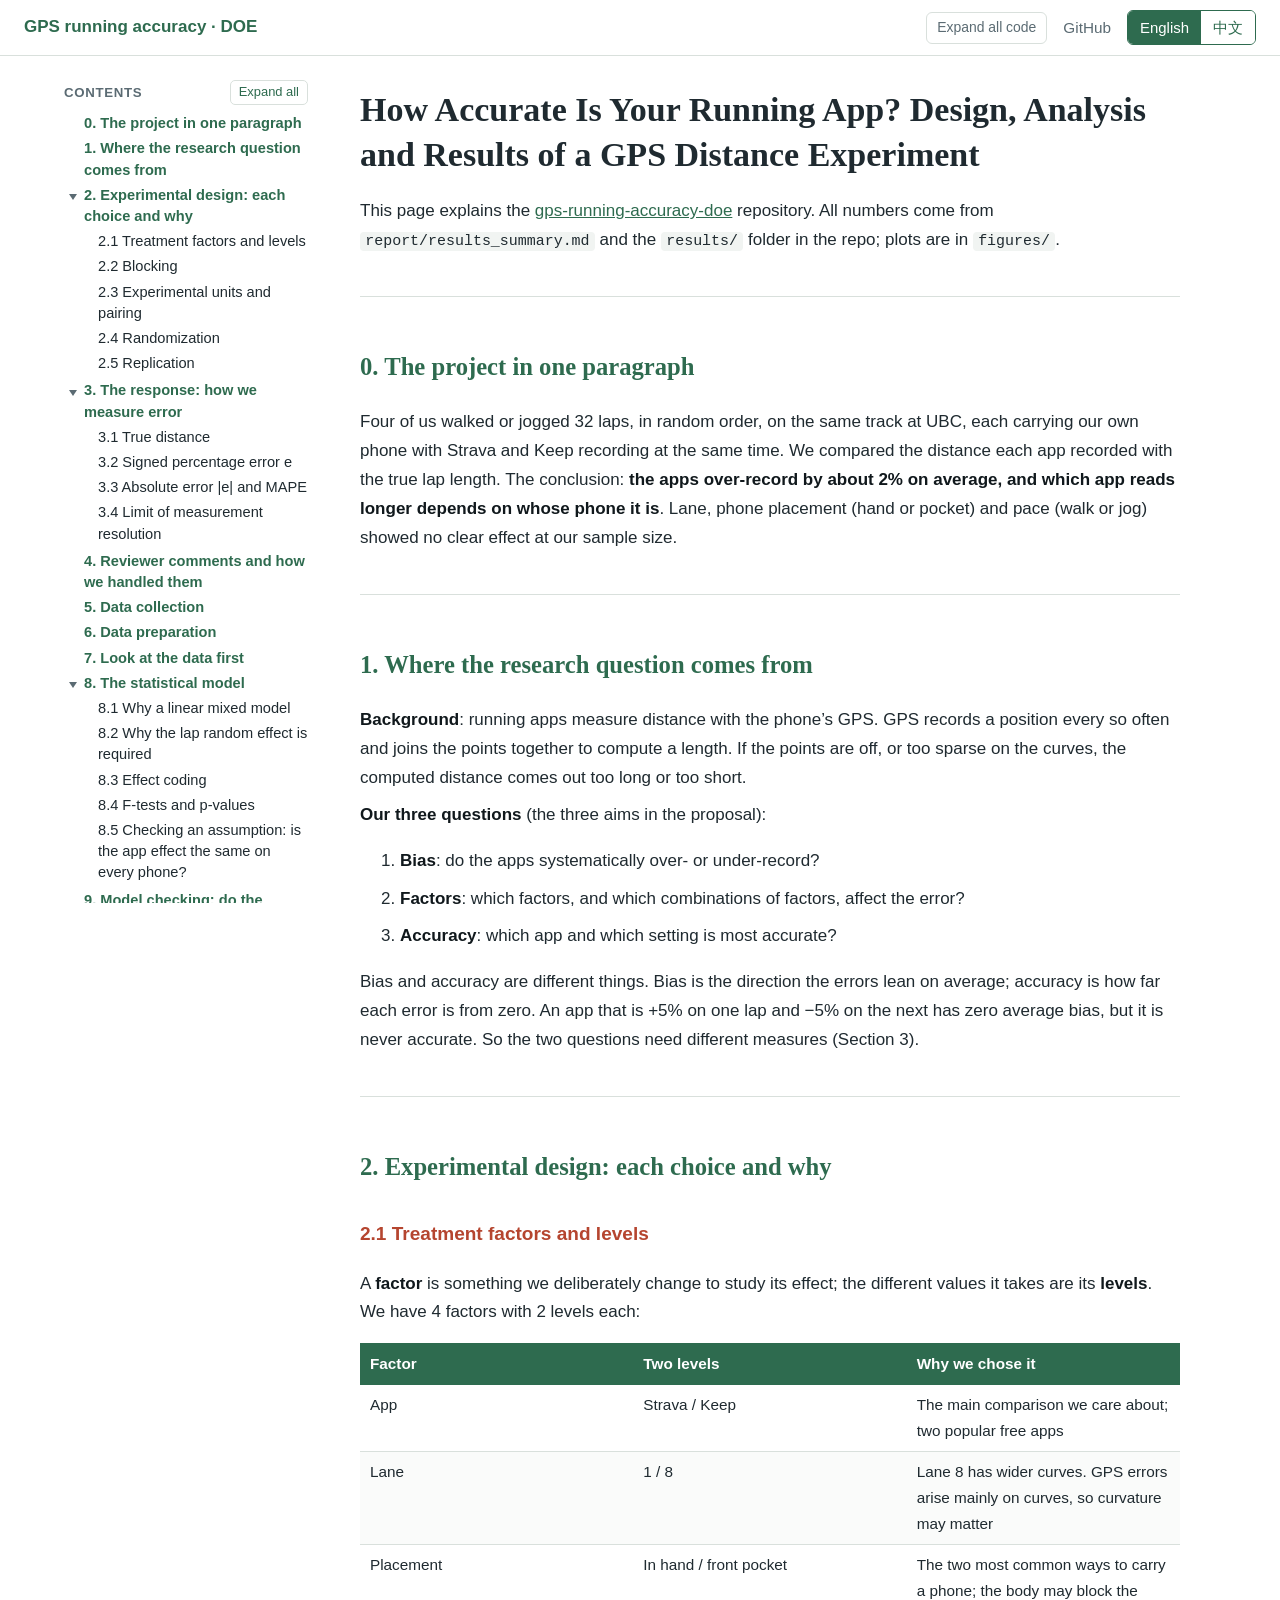
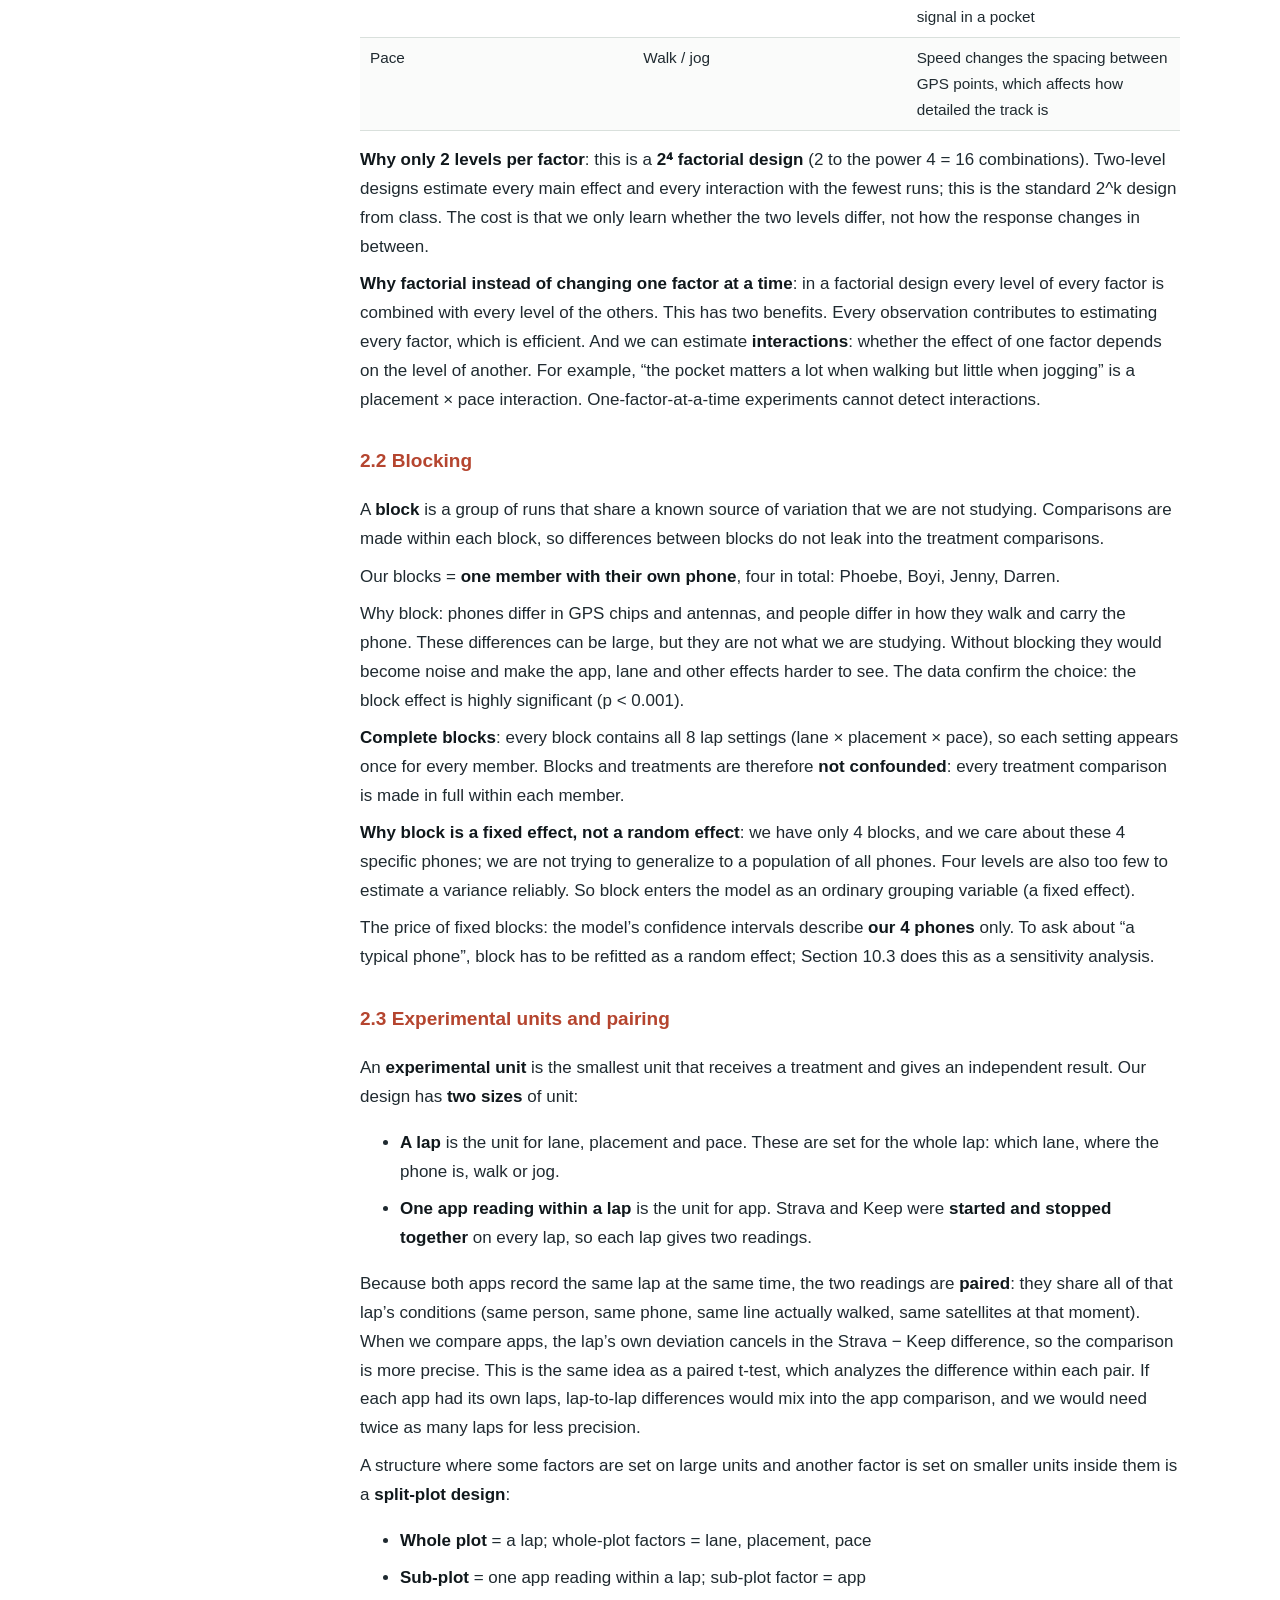
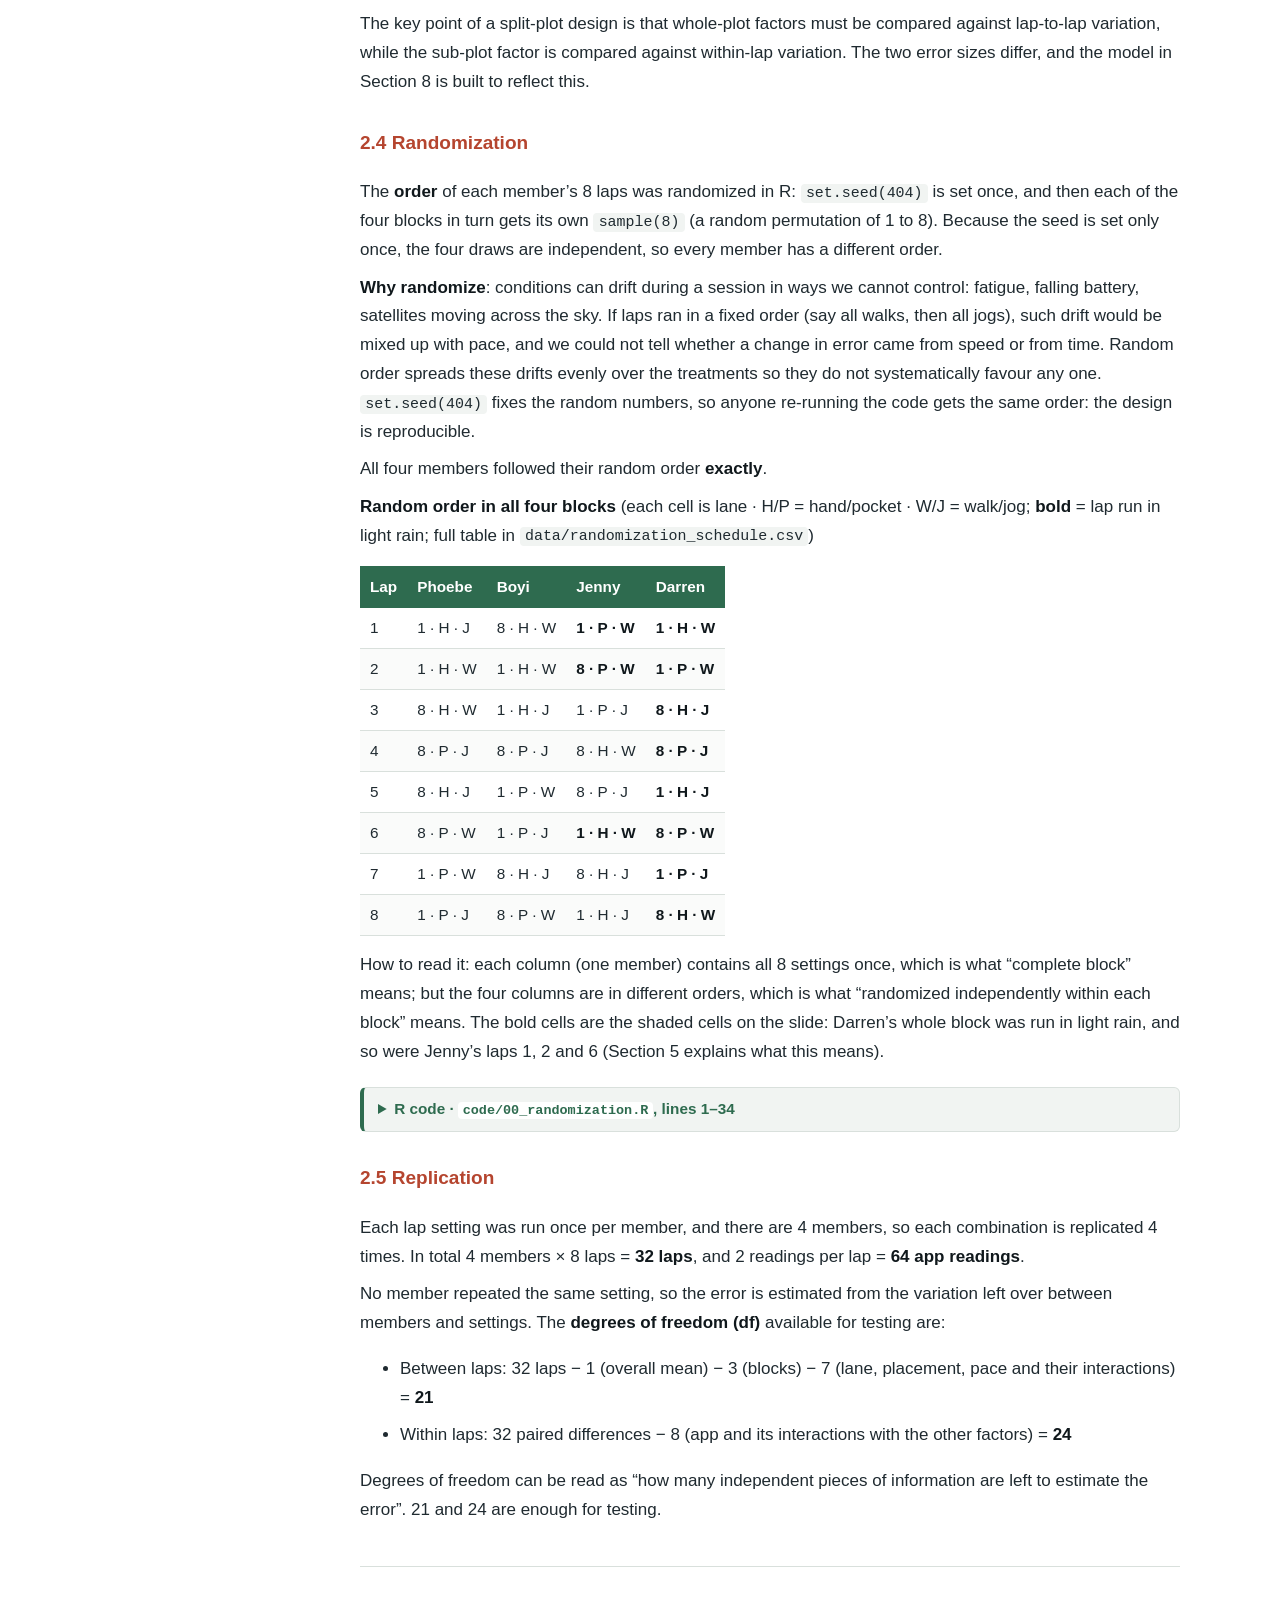
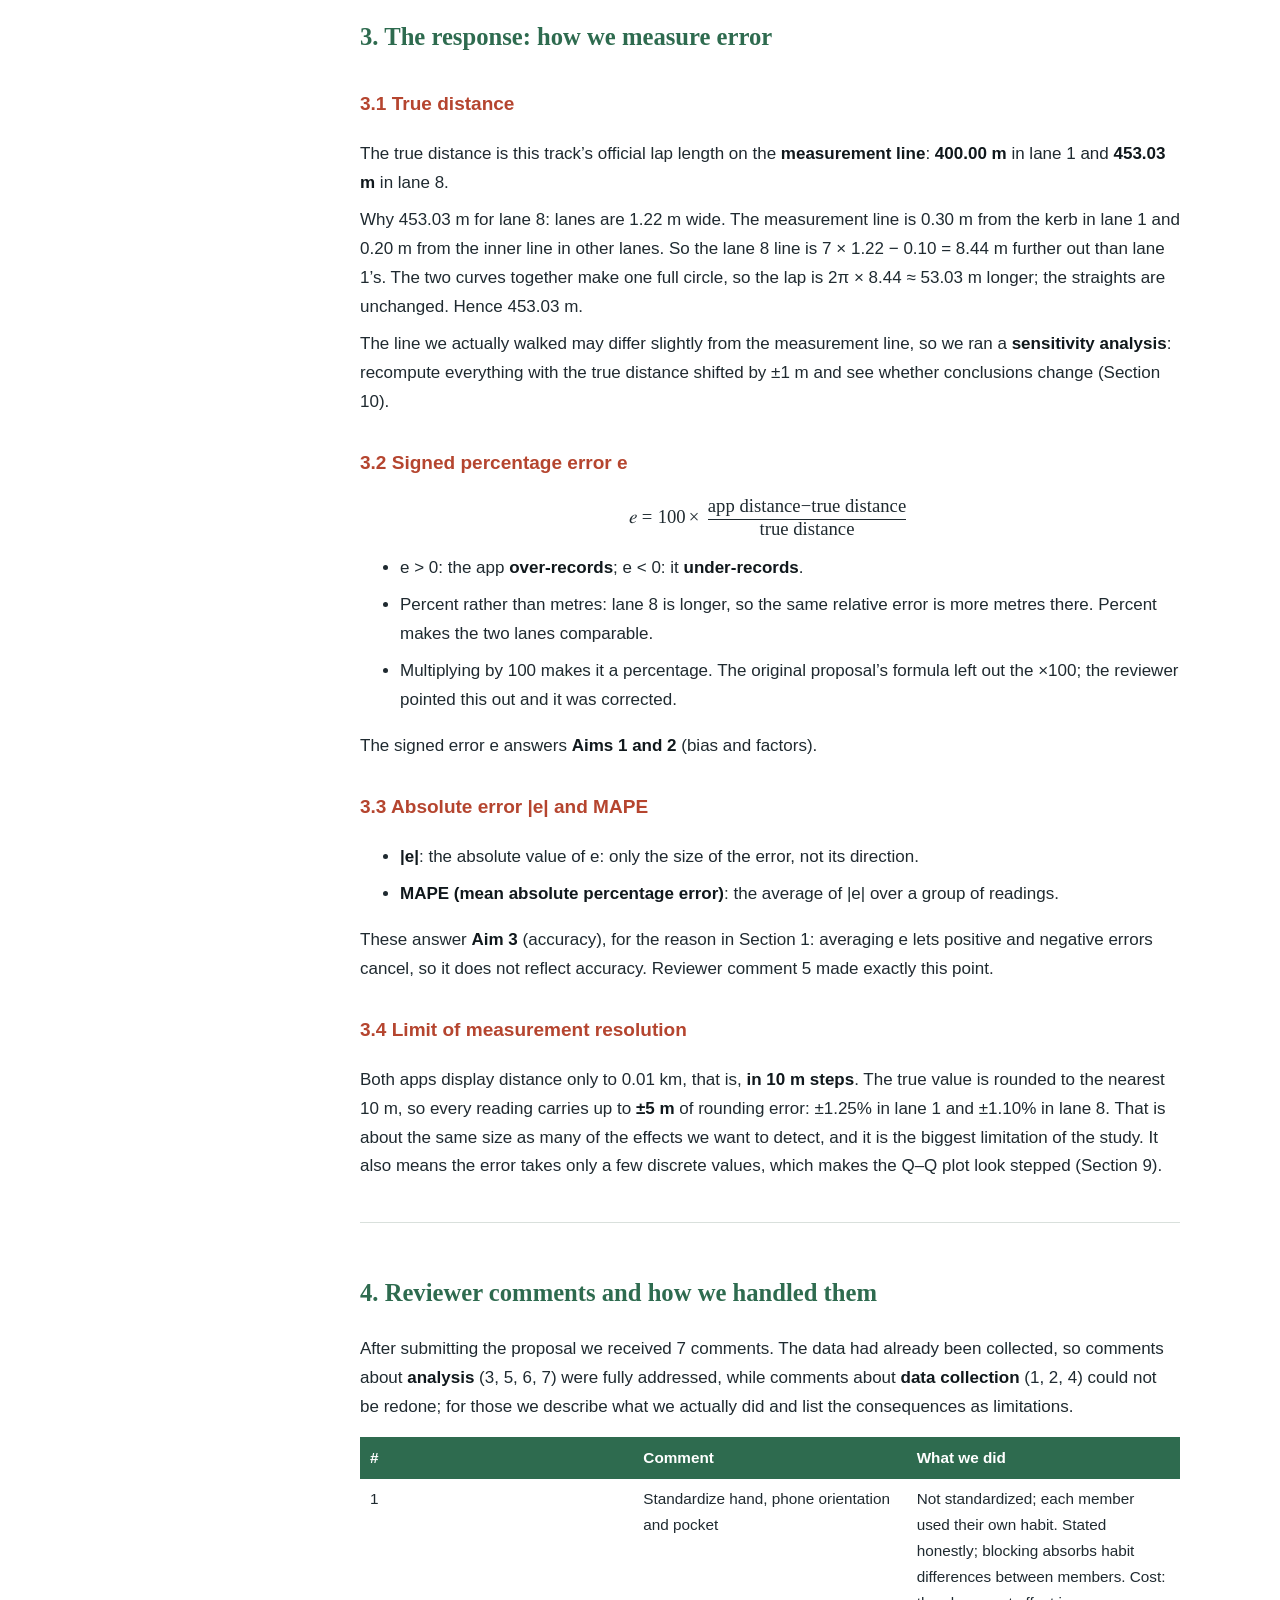
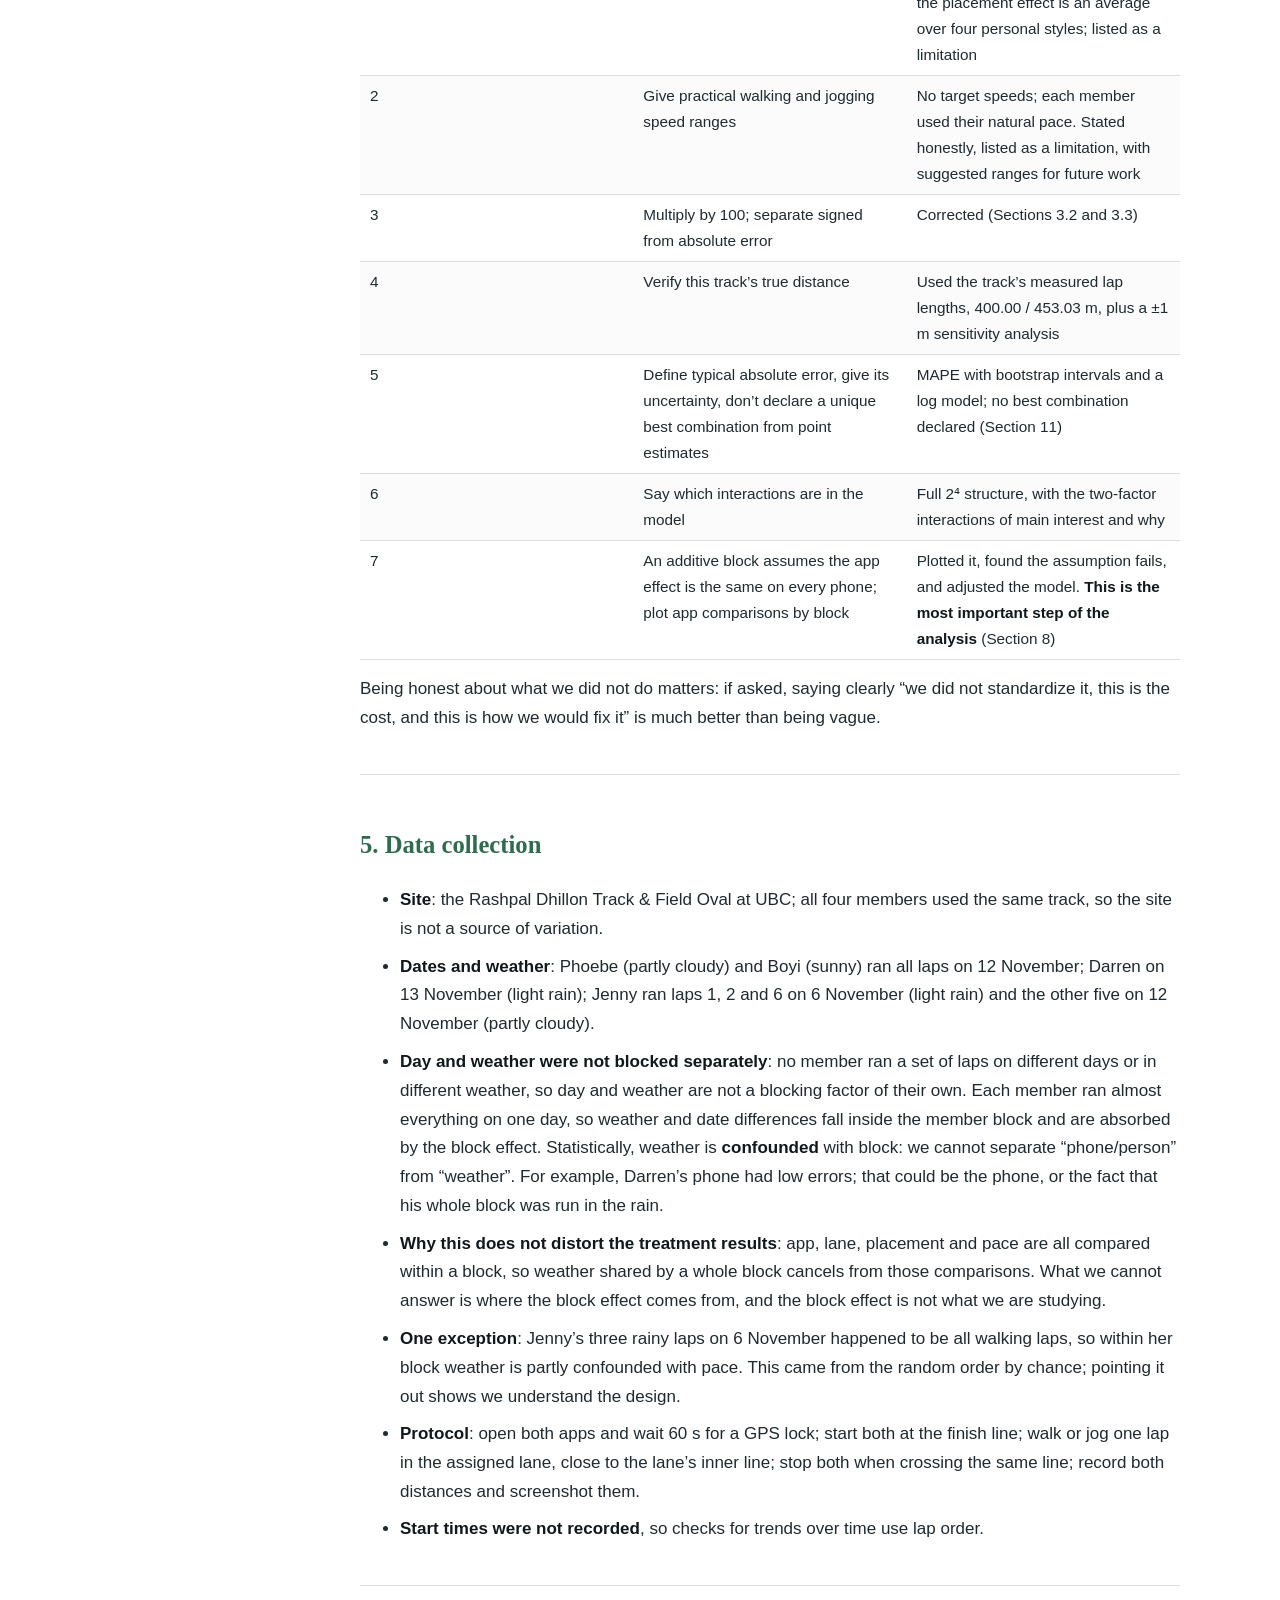
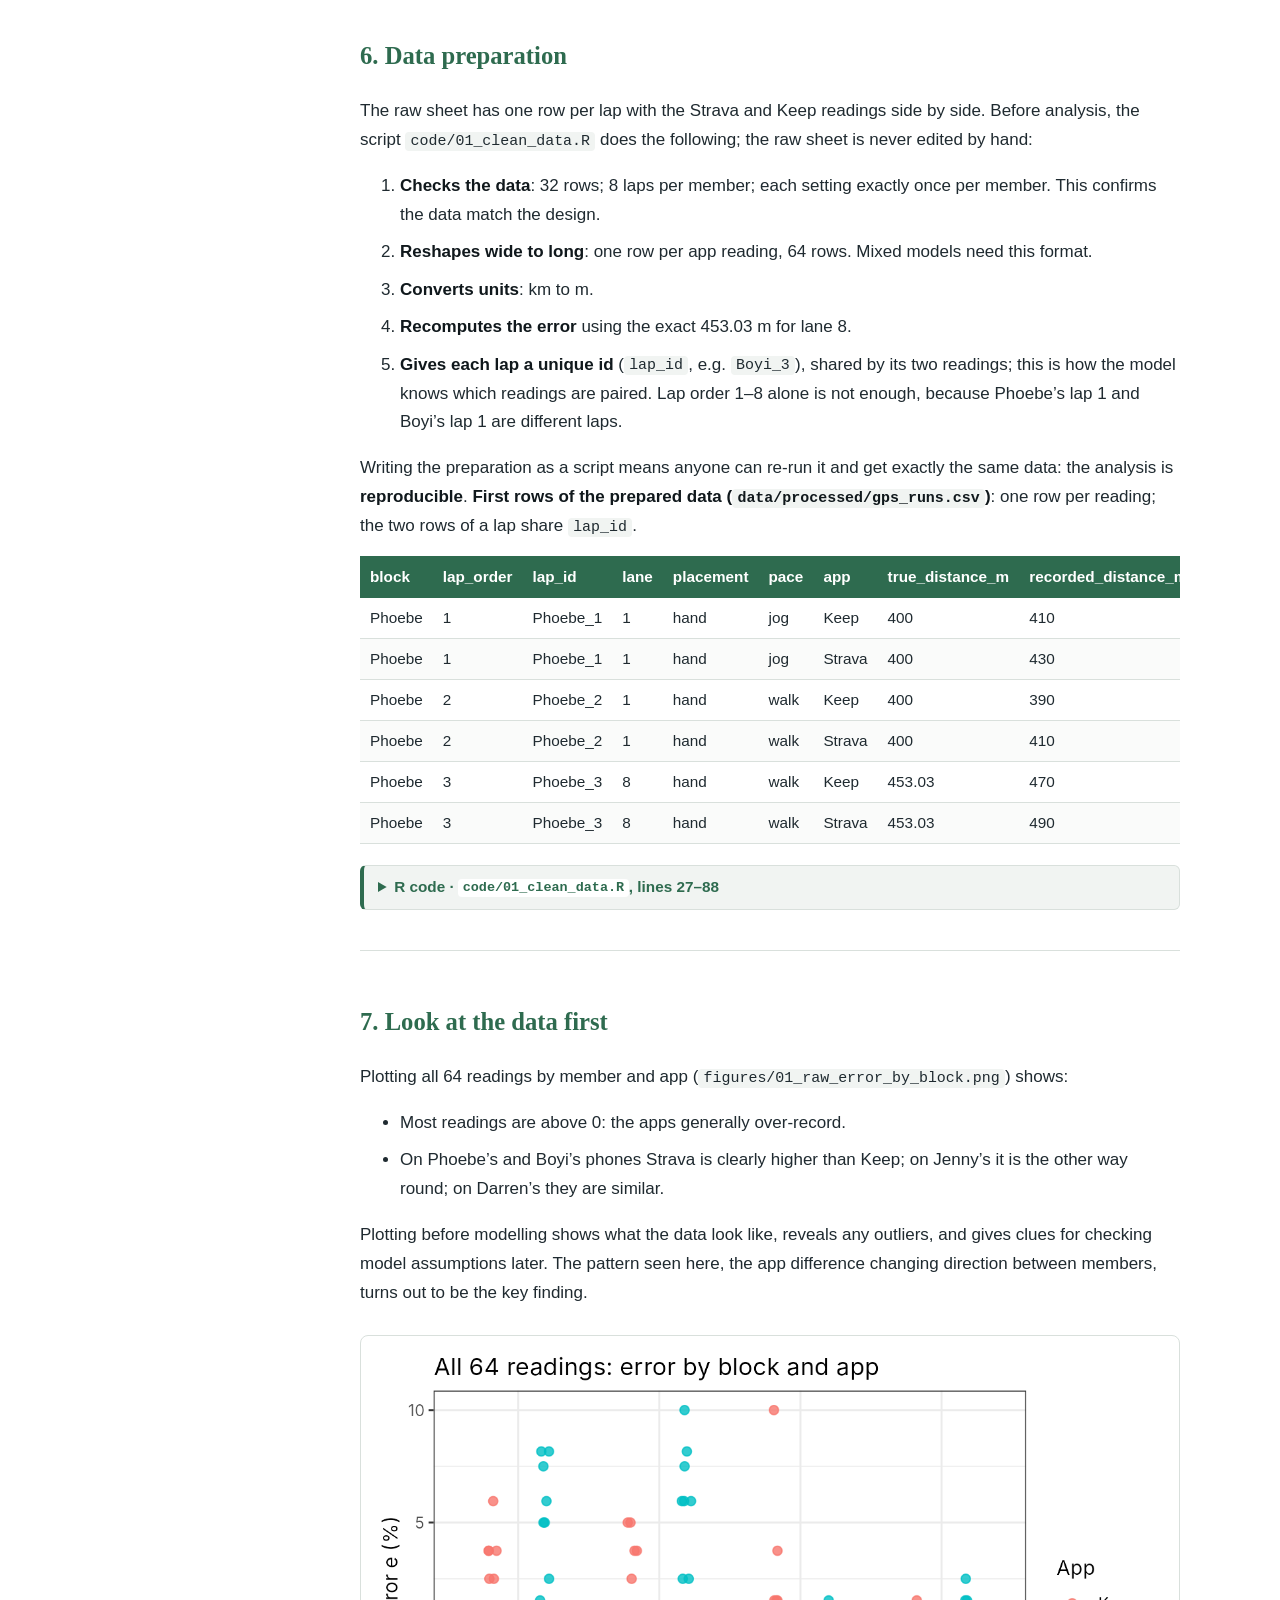
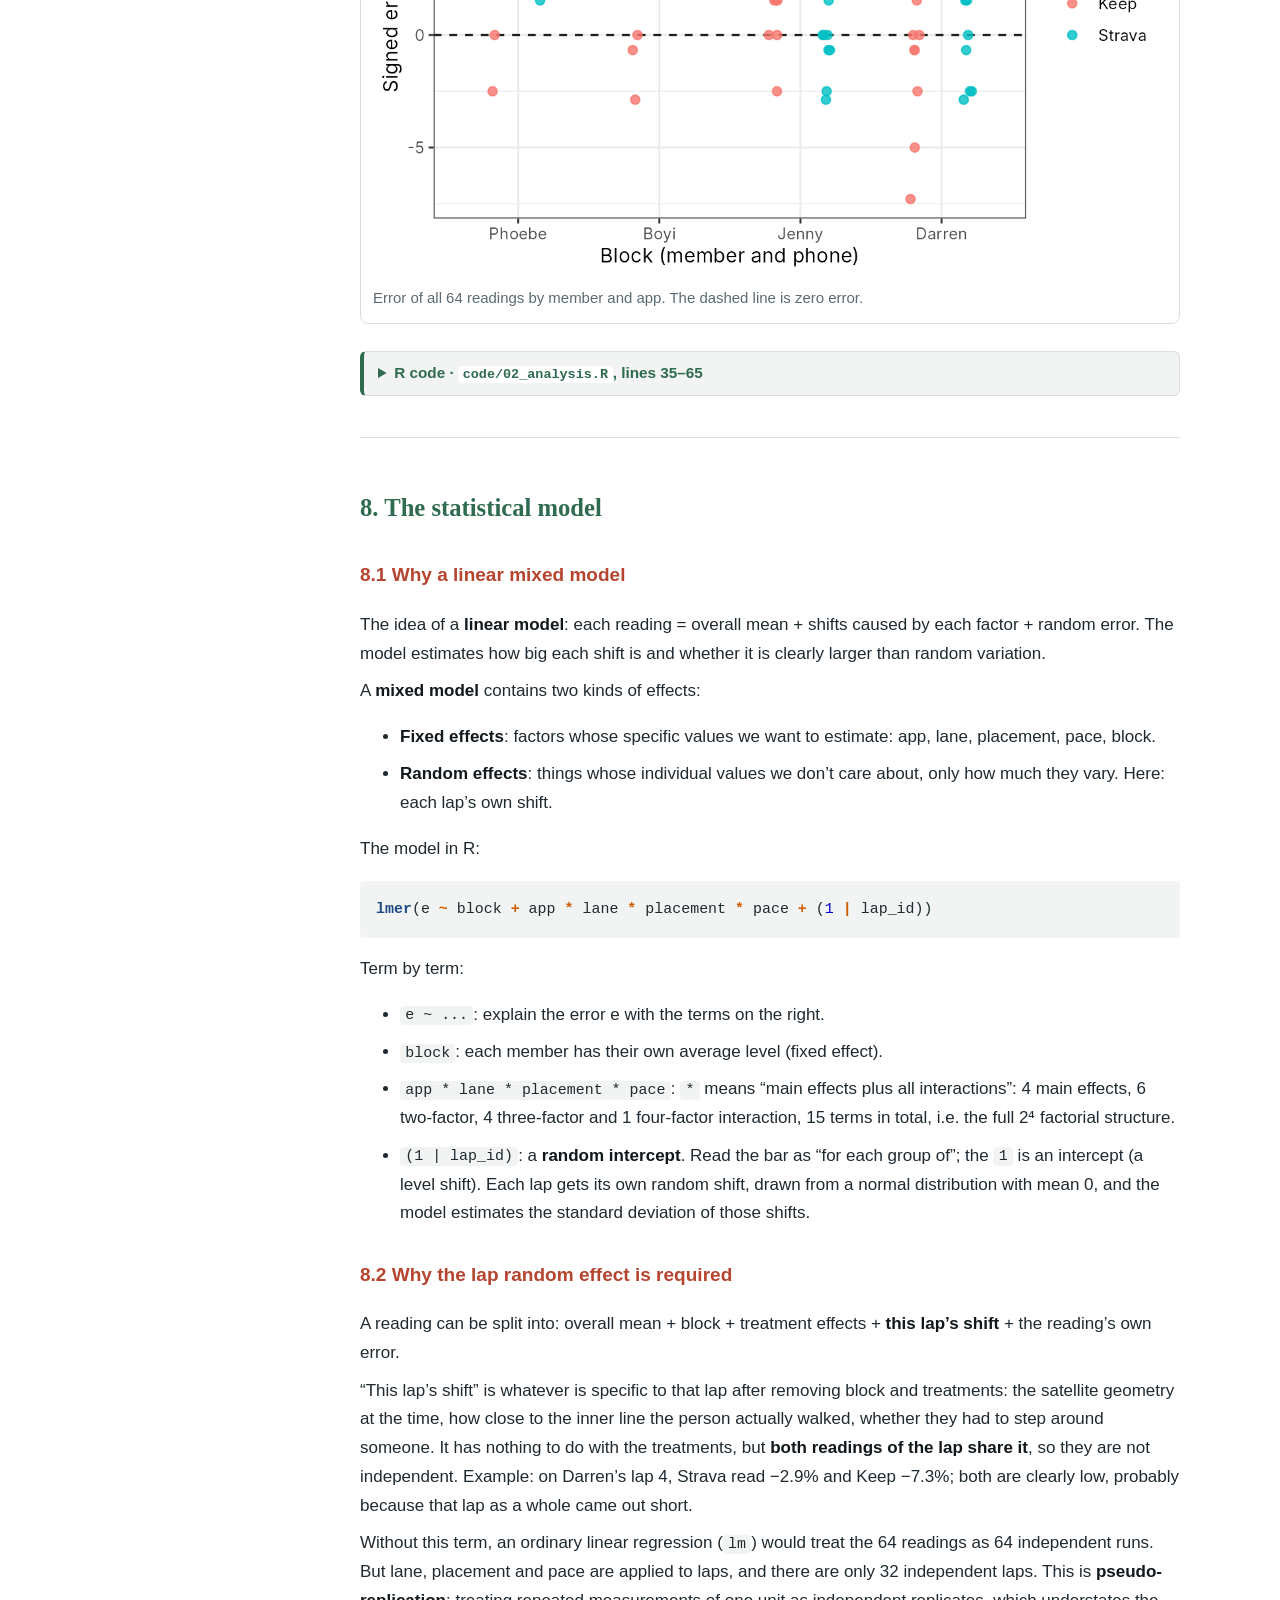
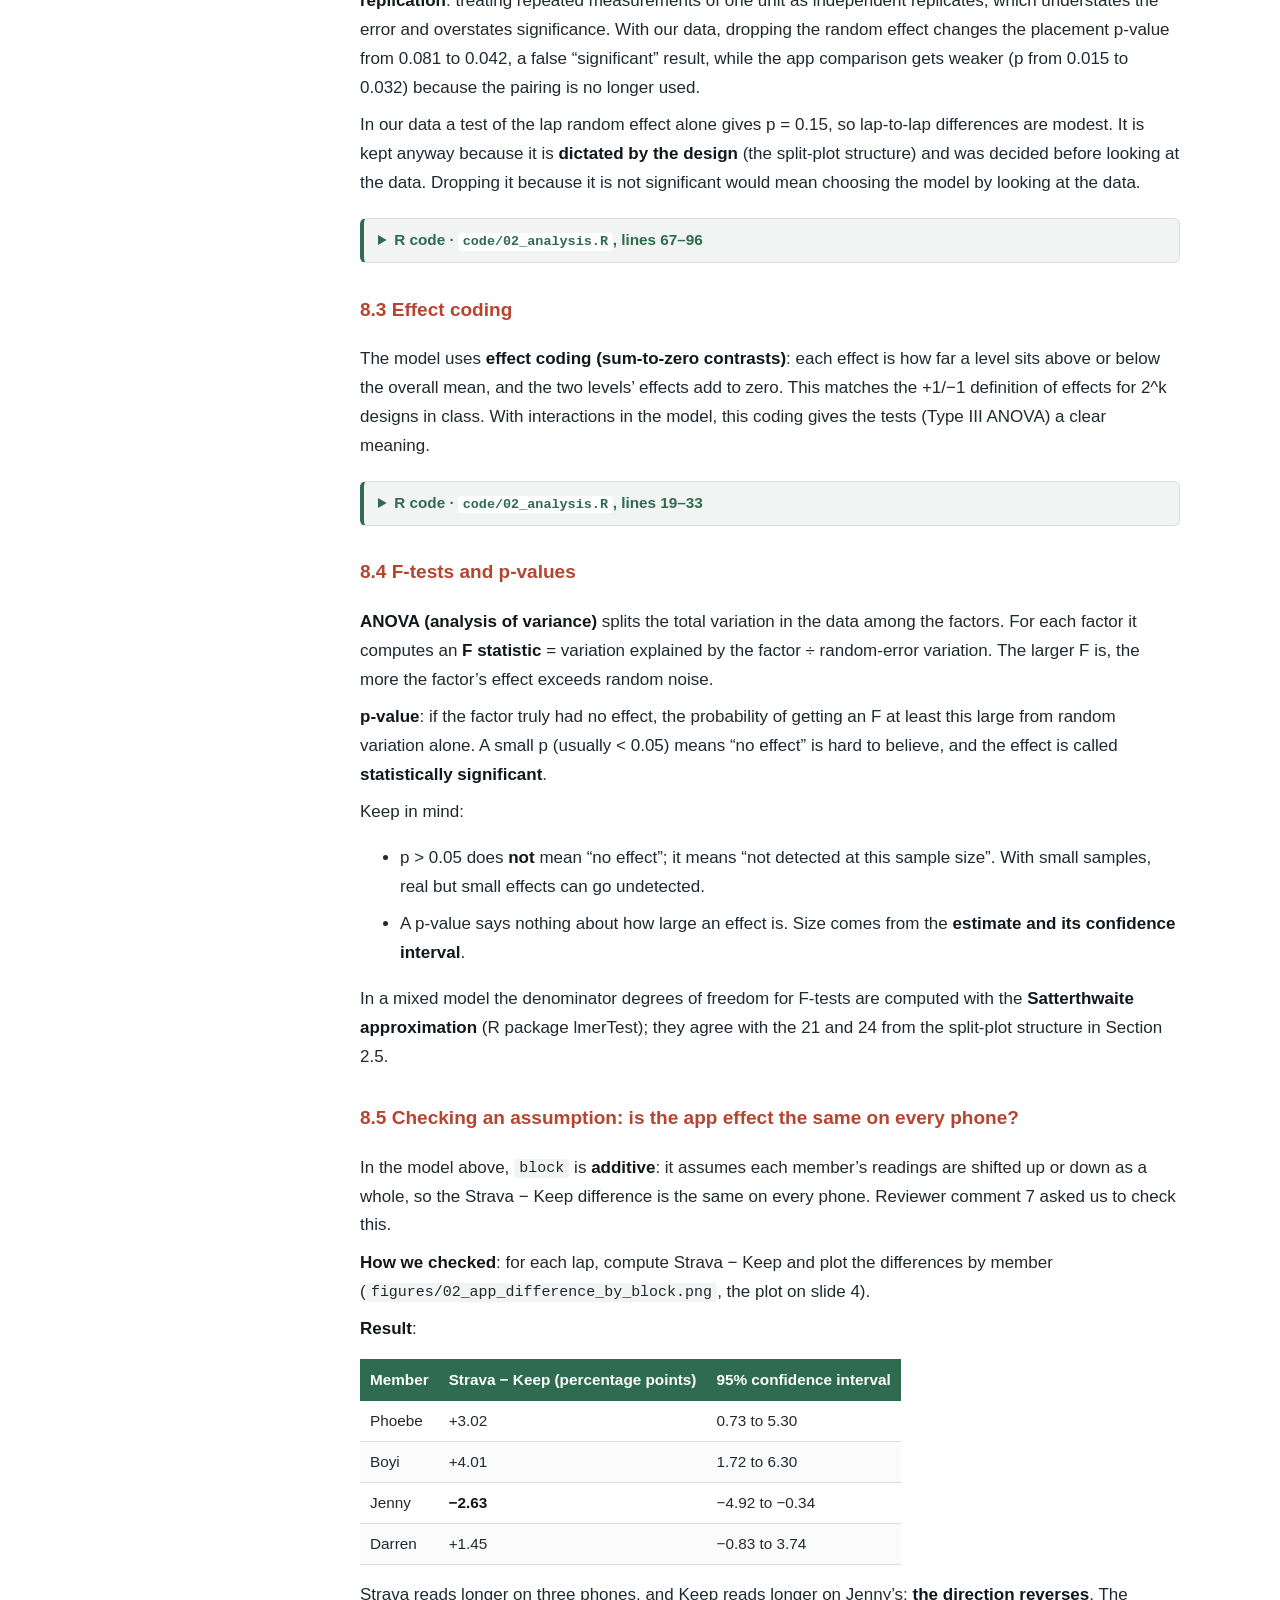
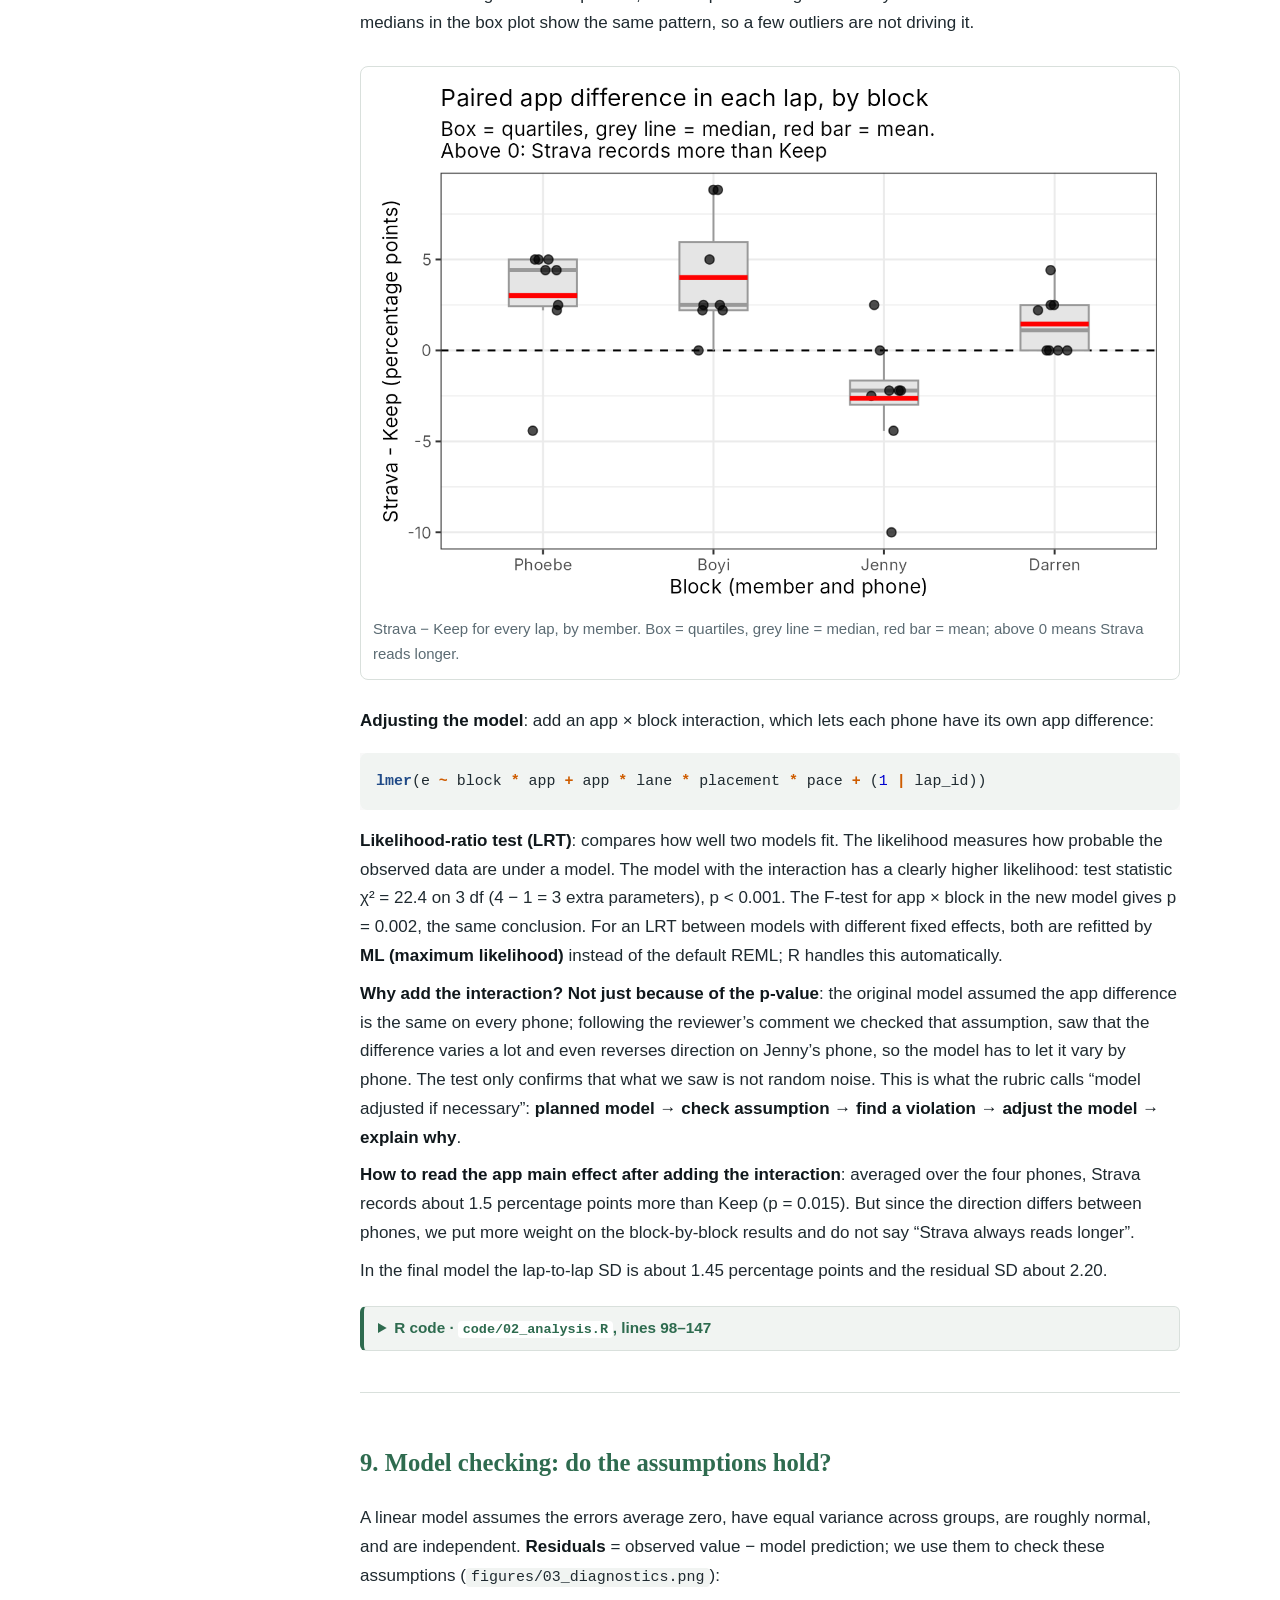
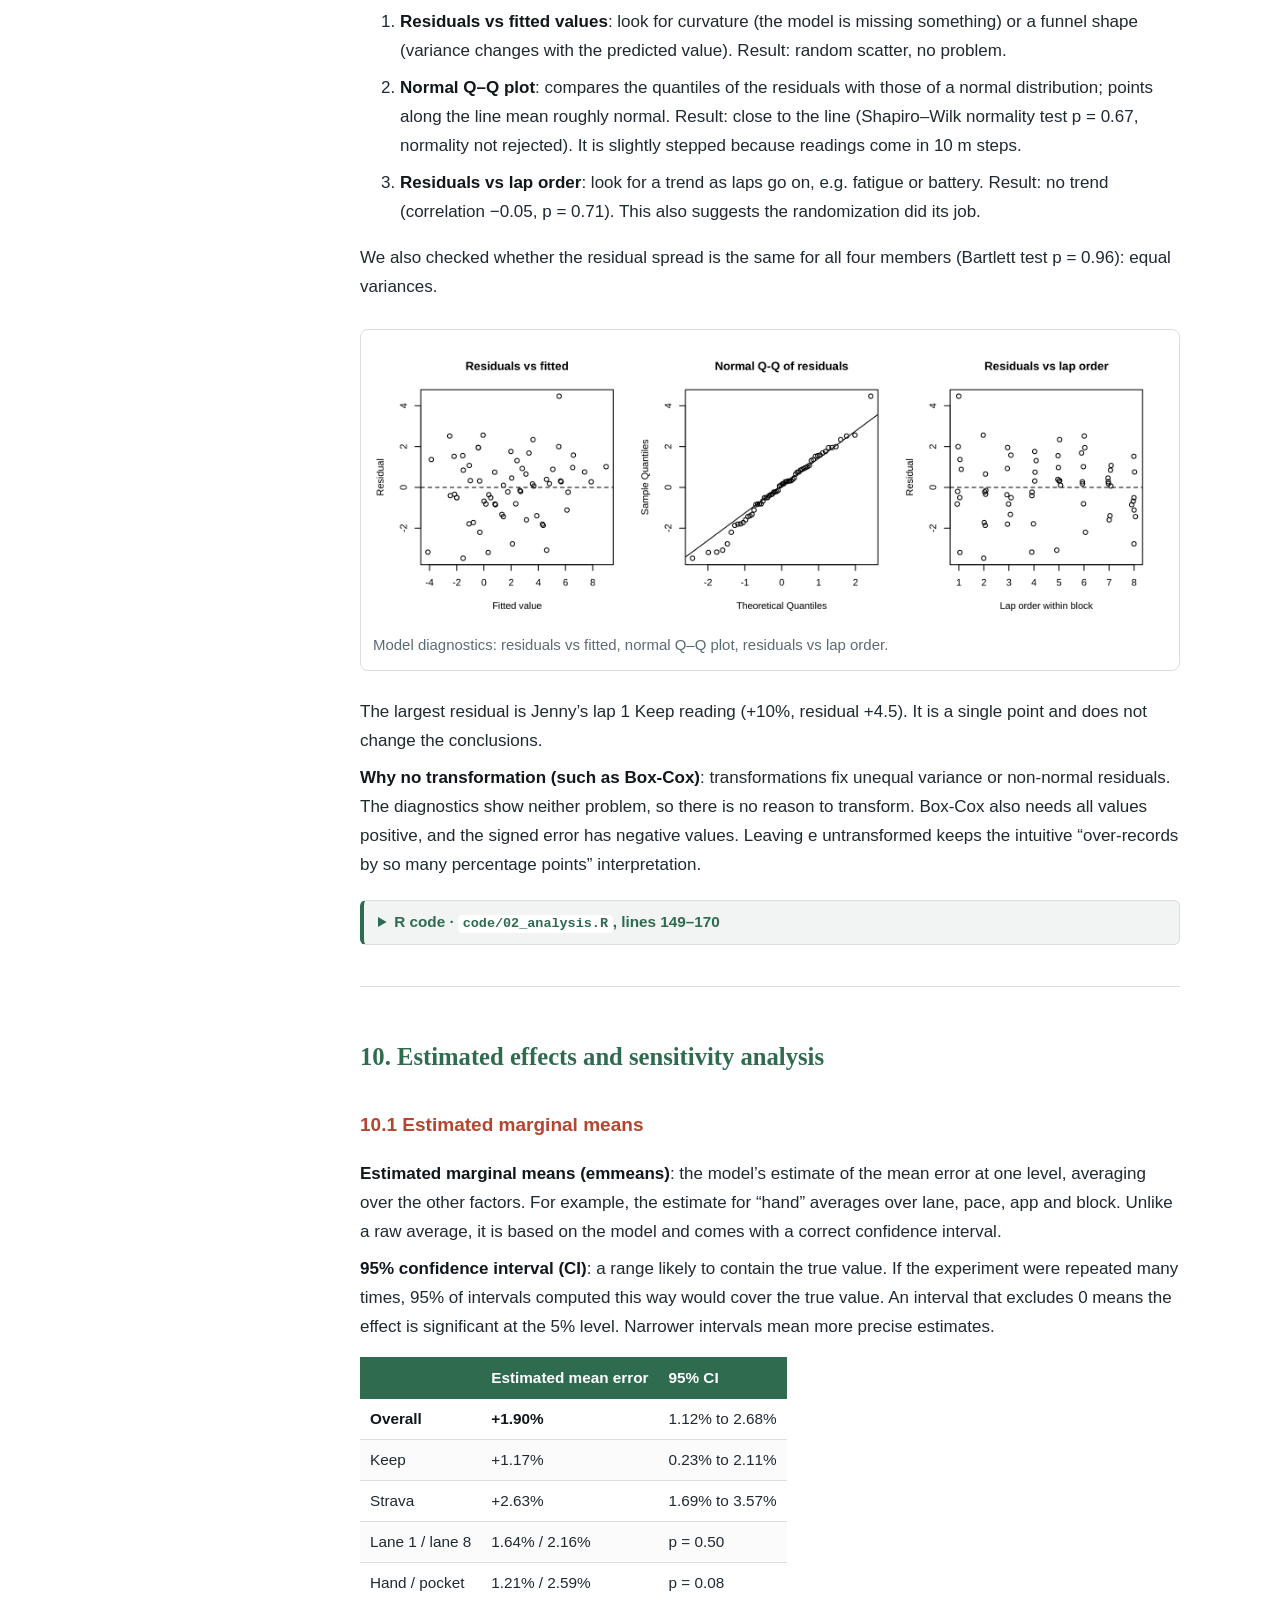
<file: docs/index.html>
<!DOCTYPE html>
<html lang="en">
<head>
<meta charset="utf-8">
<meta name="viewport" content="width=device-width, initial-scale=1">
<title>How Accurate Is Your Running App? Design, Analysis and Results of a GPS Distance Experiment</title>
<style>
:root { --ink:#1F2A30; --muted:#5B6B73; --green:#2E6B4F; --red:#B5452F; --tint:#F1F4F2; --line:#D9E0DC; }
* { box-sizing: border-box; }
html { font-size: 17px; scroll-padding-top: 72px; }
body { margin: 0; color: var(--ink); line-height: 1.7;
  font-family: -apple-system, "Segoe UI", "PingFang SC", "Hiragino Sans GB", "Microsoft YaHei", "Noto Sans CJK SC", Calibri, Arial, sans-serif; }

/* Show only the current language */
html[data-current="en"] [data-lang="zh"], html[data-current="zh"] [data-lang="en"] { display: none !important; }

.topbar { position: sticky; top: 0; z-index: 10; display: flex; align-items: center; gap: 16px;
  padding: 10px 24px; background: #fff; border-bottom: 1px solid var(--line); }
.brand { font-weight: 600; color: var(--green); }
.spacer { flex: 1; }
.repo { color: var(--muted); text-decoration: none; font-size: .9rem; }
.repo:hover { color: var(--green); }
.switch { display: flex; border: 1px solid var(--green); border-radius: 6px; overflow: hidden; }
.switch button { font: inherit; font-size: .88rem; padding: 4px 12px; border: 0; background: #fff; color: var(--green); cursor: pointer; }
.switch button[aria-pressed="true"] { background: var(--green); color: #fff; }

.layout { display: grid; grid-template-columns: 280px minmax(0, 1fr); max-width: 1200px; margin: 0 auto; }
.toc { position: sticky; top: 53px; align-self: start; max-height: calc(100vh - 53px); overflow-y: auto;
  padding: 24px 12px 40px 24px; font-size: .86rem; line-height: 1.45; }
.toc-title { font-weight: 700; color: var(--muted); text-transform: uppercase; letter-spacing: .05em; font-size: .78rem; }
.toc ul { list-style: none; padding-left: 0; margin: 0; }
.toc ul ul { padding-left: 14px; margin: 2px 0 6px; }
.toc li { margin: 4px 0; }
.toc a { color: var(--ink); text-decoration: none; }
.toc > nav > ul > li > a { font-weight: 600; color: var(--green); }
.toc a:hover { color: var(--red); }

/* Collapsible table of contents */
.toc-head { display: flex; align-items: center; justify-content: space-between; gap: 8px; margin: 0 0 8px; }
.toc-head .toc-title { margin: 0; }
.toc-all { font: inherit; font-size: .76rem; padding: 2px 8px; border: 1px solid var(--line); border-radius: 5px;
  background: #fff; color: var(--green); cursor: pointer; white-space: nowrap; }
.toc-all:hover { border-color: var(--green); }
.toc nav > ul > li { position: relative; padding-left: 20px; }
.toc-toggle { position: absolute; left: 0; top: 1px; width: 18px; height: 18px; padding: 0; border: 0; background: none;
  cursor: pointer; color: var(--muted); border-radius: 4px; }
.toc-toggle::before { content: ""; display: block; width: 0; height: 0; margin: 5px auto 0 6px;
  border-left: 6px solid currentColor; border-top: 4px solid transparent; border-bottom: 4px solid transparent;
  transition: transform .15s ease; }
.toc-toggle:hover { color: var(--green); background: var(--tint); }
.toc li.open > .toc-toggle::before { transform: rotate(90deg); }
.toc li.has-sub > ul { display: none; }
.toc li.has-sub.open > ul { display: block; }
.toc a.active { color: var(--red); font-weight: 600; }
main { padding: 32px 40px 80px; max-width: 900px; }

h1 { font-family: Cambria, Georgia, "Songti SC", "Noto Serif CJK SC", serif; font-size: 2rem; line-height: 1.3; margin: 0 0 .6em; }
h2 { font-family: Cambria, Georgia, "Songti SC", "Noto Serif CJK SC", serif; color: var(--green); font-size: 1.45rem; margin-top: 2em; }
h3 { color: var(--red); font-size: 1.12rem; margin-top: 1.6em; }
hr { border: 0; border-top: 1px solid var(--line); margin: 2.4em 0 0; }
p, li { margin: .5em 0; }
a { color: var(--green); }
strong { color: #10181c; }
code { overflow-wrap: anywhere; font-family: Menlo, Consolas, "Courier New", monospace; font-size: .88em; background: var(--tint); padding: .1em .35em; border-radius: 4px; }
pre { background: var(--tint); padding: 14px 16px; border-radius: 8px; overflow-x: auto; }
pre code { background: none; padding: 0; }
table { border-collapse: collapse; width: 100%; margin: 1em 0; font-size: .9rem; display: block; overflow-x: auto; }
th { background: var(--green); color: #fff; text-align: left; padding: 8px 10px; white-space: nowrap; }
td { padding: 7px 10px; border-bottom: 1px solid var(--line); vertical-align: top; }
tr:nth-child(even) td { background: #FAFBFA; }
figure { margin: 1.6em 0; padding: 12px; border: 1px solid var(--line); border-radius: 8px; background: #fff; }
figure img { display: block; width: 100%; height: auto; }
figcaption { margin-top: 8px; font-size: .88rem; color: var(--muted); }
math[display="block"] { margin: 1em 0; font-size: 1.1em; }

@media (max-width: 860px) {
  .layout { display: block; }
  .toc { position: static; max-height: 45vh; border-bottom: 1px solid var(--line); padding: 16px 20px; }
  main { padding: 24px 20px 60px; }
  .brand { display: none; }
}

/* Collapsible R code next to each explanation */
details.rcode { margin: 1.2em 0; border: 1px solid var(--line); border-left: 4px solid var(--green); border-radius: 6px; background: var(--tint); }
details.rcode > summary { cursor: pointer; padding: 8px 14px; font-size: .9rem; font-weight: 600; color: var(--green); }
details.rcode > summary code { background: #fff; }
details.rcode[open] > summary { border-bottom: 1px solid var(--line); }
details.rcode div.sourceCode, details.rcode pre { margin: 0; border-radius: 0; background: #fff; font-size: .85rem; line-height: 1.5; }
.rcode-link { margin: 0; padding: 6px 14px; font-size: .82rem; text-align: right; }
.code-toggle { font: inherit; font-size: .82rem; padding: 3px 10px; border: 1px solid var(--line); border-radius: 6px; background: #fff; color: var(--muted); cursor: pointer; }
pre > code.sourceCode { white-space: pre; position: relative; }
pre > code.sourceCode > span { line-height: 1.25; }
pre > code.sourceCode > span:empty { height: 1.2em; }
.sourceCode { overflow: visible; }
code.sourceCode > span { color: inherit; text-decoration: inherit; }
div.sourceCode { margin: 1em 0; }
pre.sourceCode { margin: 0; }
@media screen {
div.sourceCode { overflow: auto; }
}
@media print {
pre > code.sourceCode { white-space: pre-wrap; }
pre > code.sourceCode > span { text-indent: -5em; padding-left: 5em; }
}
pre.numberSource code
  { counter-reset: source-line 0; }
pre.numberSource code > span
  { position: relative; left: -4em; counter-increment: source-line; }
pre.numberSource code > span > a:first-child::before
  { content: counter(source-line);
    position: relative; left: -1em; text-align: right; vertical-align: baseline;
    border: none; display: inline-block;
    -webkit-touch-callout: none; -webkit-user-select: none;
    -khtml-user-select: none; -moz-user-select: none;
    -ms-user-select: none; user-select: none;
    padding: 0 4px; width: 4em;
    color: #aaaaaa;
  }
pre.numberSource { margin-left: 3em; border-left: 1px solid #aaaaaa;  padding-left: 4px; }
div.sourceCode
  {  background-color: #f8f8f8; }
@media screen {
pre > code.sourceCode > span > a:first-child::before { text-decoration: underline; }
}
code span.al { color: #ef2929; } /* Alert */
code span.an { color: #8f5902; font-weight: bold; font-style: italic; } /* Annotation */
code span.at { color: #204a87; } /* Attribute */
code span.bn { color: #0000cf; } /* BaseN */
code span.cf { color: #204a87; font-weight: bold; } /* ControlFlow */
code span.ch { color: #4e9a06; } /* Char */
code span.cn { color: #8f5902; } /* Constant */
code span.co { color: #8f5902; font-style: italic; } /* Comment */
code span.cv { color: #8f5902; font-weight: bold; font-style: italic; } /* CommentVar */
code span.do { color: #8f5902; font-weight: bold; font-style: italic; } /* Documentation */
code span.dt { color: #204a87; } /* DataType */
code span.dv { color: #0000cf; } /* DecVal */
code span.er { color: #a40000; font-weight: bold; } /* Error */
code span.ex { } /* Extension */
code span.fl { color: #0000cf; } /* Float */
code span.fu { color: #204a87; font-weight: bold; } /* Function */
code span.im { } /* Import */
code span.in { color: #8f5902; font-weight: bold; font-style: italic; } /* Information */
code span.kw { color: #204a87; font-weight: bold; } /* Keyword */
code span.op { color: #ce5c00; font-weight: bold; } /* Operator */
code span.ot { color: #8f5902; } /* Other */
code span.pp { color: #8f5902; font-style: italic; } /* Preprocessor */
code span.sc { color: #ce5c00; font-weight: bold; } /* SpecialChar */
code span.ss { color: #4e9a06; } /* SpecialString */
code span.st { color: #4e9a06; } /* String */
code span.va { color: #000000; } /* Variable */
code span.vs { color: #4e9a06; } /* VerbatimString */
code span.wa { color: #8f5902; font-weight: bold; font-style: italic; } /* Warning */
</style>
</head>
<body>
<header class="topbar">
  <span class="brand" data-lang="en">GPS running accuracy · DOE</span>
  <span class="brand" data-lang="zh">GPS 跑步测距 · 实验设计</span>
  <span class="spacer"></span>
  <button type="button" class="code-toggle" data-code-toggle>
    <span data-lang="en">Expand all code</span><span data-lang="zh">展开全部代码</span>
  </button>
  <a class="repo" href="https://github.com/z-boyi/gps-running-accuracy-doe">GitHub</a>
  <div class="switch" role="group" aria-label="Language">
    <button type="button" data-set-lang="en">English</button>
    <button type="button" data-set-lang="zh">中文</button>
  </div>
</header>
<div class="layout">
  <aside class="toc">
    <nav data-lang="en"><div class="toc-head"><p class="toc-title">Contents</p><button type="button" class="toc-all" data-toc-all aria-pressed="false" data-open="Expand all" data-close="Collapse all">Expand all</button></div><ul>
<li><a href="#en-the-project-in-one-paragraph"
id="en-toc-the-project-in-one-paragraph">0. The project in one
paragraph</a></li>
<li><a href="#en-where-the-research-question-comes-from"
id="en-toc-where-the-research-question-comes-from">1. Where the research
question comes from</a></li>
<li><a href="#en-experimental-design-each-choice-and-why"
id="en-toc-experimental-design-each-choice-and-why">2. Experimental
design: each choice and why</a>
<ul>
<li><a href="#en-treatment-factors-and-levels"
id="en-toc-treatment-factors-and-levels">2.1 Treatment factors and
levels</a></li>
<li><a href="#en-blocking" id="en-toc-blocking">2.2 Blocking</a></li>
<li><a href="#en-experimental-units-and-pairing"
id="en-toc-experimental-units-and-pairing">2.3 Experimental units and
pairing</a></li>
<li><a href="#en-randomization" id="en-toc-randomization">2.4
Randomization</a></li>
<li><a href="#en-replication" id="en-toc-replication">2.5
Replication</a></li>
</ul></li>
<li><a href="#en-the-response-how-we-measure-error"
id="en-toc-the-response-how-we-measure-error">3. The response: how we
measure error</a>
<ul>
<li><a href="#en-true-distance" id="en-toc-true-distance">3.1 True
distance</a></li>
<li><a href="#en-signed-percentage-error-e"
id="en-toc-signed-percentage-error-e">3.2 Signed percentage error
e</a></li>
<li><a href="#en-absolute-error-e-and-mape"
id="en-toc-absolute-error-e-and-mape">3.3 Absolute error |e| and
MAPE</a></li>
<li><a href="#en-limit-of-measurement-resolution"
id="en-toc-limit-of-measurement-resolution">3.4 Limit of measurement
resolution</a></li>
</ul></li>
<li><a href="#en-reviewer-comments-and-how-we-handled-them"
id="en-toc-reviewer-comments-and-how-we-handled-them">4. Reviewer
comments and how we handled them</a></li>
<li><a href="#en-data-collection" id="en-toc-data-collection">5. Data
collection</a></li>
<li><a href="#en-data-preparation" id="en-toc-data-preparation">6. Data
preparation</a></li>
<li><a href="#en-look-at-the-data-first"
id="en-toc-look-at-the-data-first">7. Look at the data first</a></li>
<li><a href="#en-the-statistical-model"
id="en-toc-the-statistical-model">8. The statistical model</a>
<ul>
<li><a href="#en-why-a-linear-mixed-model"
id="en-toc-why-a-linear-mixed-model">8.1 Why a linear mixed
model</a></li>
<li><a href="#en-why-the-lap-random-effect-is-required"
id="en-toc-why-the-lap-random-effect-is-required">8.2 Why the lap random
effect is required</a></li>
<li><a href="#en-effect-coding" id="en-toc-effect-coding">8.3 Effect
coding</a></li>
<li><a href="#en-f-tests-and-p-values"
id="en-toc-f-tests-and-p-values">8.4 F-tests and p-values</a></li>
<li><a
href="#en-checking-an-assumption-is-the-app-effect-the-same-on-every-phone"
id="en-toc-checking-an-assumption-is-the-app-effect-the-same-on-every-phone">8.5
Checking an assumption: is the app effect the same on every
phone?</a></li>
</ul></li>
<li><a href="#en-model-checking-do-the-assumptions-hold"
id="en-toc-model-checking-do-the-assumptions-hold">9. Model checking: do
the assumptions hold?</a></li>
<li><a href="#en-estimated-effects-and-sensitivity-analysis"
id="en-toc-estimated-effects-and-sensitivity-analysis">10. Estimated
effects and sensitivity analysis</a>
<ul>
<li><a href="#en-estimated-marginal-means"
id="en-toc-estimated-marginal-means">10.1 Estimated marginal
means</a></li>
<li><a href="#en-sensitivity-analysis-what-if-the-true-distance-is-off"
id="en-toc-sensitivity-analysis-what-if-the-true-distance-is-off">10.2
Sensitivity analysis: what if the true distance is off?</a></li>
<li><a href="#en-sensitivity-analysis-the-phones-as-a-random-sample"
id="en-toc-sensitivity-analysis-the-phones-as-a-random-sample">10.3
Sensitivity analysis: the phones as a random sample</a></li>
</ul></li>
<li><a href="#en-accuracy-aim-3" id="en-toc-accuracy-aim-3">11. Accuracy
(Aim 3)</a>
<ul>
<li><a href="#en-mape-with-bootstrap-confidence-intervals"
id="en-toc-mape-with-bootstrap-confidence-intervals">11.1 MAPE with
bootstrap confidence intervals</a></li>
<li><a href="#en-model-for-log-absolute-error"
id="en-toc-model-for-log-absolute-error">11.2 Model for log absolute
error</a></li>
<li><a href="#en-why-we-do-not-declare-a-best-combination"
id="en-toc-why-we-do-not-declare-a-best-combination">11.3 Why we do not
declare a “best combination”</a></li>
</ul></li>
<li><a href="#en-conclusions" id="en-toc-conclusions">12.
Conclusions</a></li>
<li><a href="#en-limitations-and-improvements"
id="en-toc-limitations-and-improvements">13. Limitations and
improvements</a></li>
<li><a href="#en-what-each-slide-says"
id="en-toc-what-each-slide-says">14. What each slide says</a></li>
<li><a href="#en-key-numbers-at-a-glance"
id="en-toc-key-numbers-at-a-glance">15. Key numbers at a glance</a></li>
<li><a href="#en-run-the-code-yourself"
id="en-toc-run-the-code-yourself">16. Run the code yourself</a></li>
</ul></nav>
    <nav data-lang="zh"><div class="toc-head"><p class="toc-title">目录</p><button type="button" class="toc-all" data-toc-all aria-pressed="false" data-open="全部展开" data-close="全部收起">全部展开</button></div><ul>
<li><a href="#zh-一句话概括" id="zh-toc-一句话概括">0.
一句话概括</a></li>
<li><a href="#zh-研究问题从哪里来" id="zh-toc-研究问题从哪里来">1.
研究问题从哪里来</a></li>
<li><a href="#zh-实验设计每个选择是什么为什么"
id="zh-toc-实验设计每个选择是什么为什么">2.
实验设计：每个选择是什么、为什么</a>
<ul>
<li><a href="#zh-处理因素treatment-factors和水平levels"
id="zh-toc-处理因素treatment-factors和水平levels">2.1
处理因素（treatment factors）和水平（levels）</a></li>
<li><a href="#zh-区组block" id="zh-toc-区组block">2.2
区组（block）</a></li>
<li><a href="#zh-实验单位和配对" id="zh-toc-实验单位和配对">2.3
实验单位和配对</a></li>
<li><a href="#zh-随机化randomization"
id="zh-toc-随机化randomization">2.4 随机化（randomization）</a></li>
<li><a href="#zh-重复replication" id="zh-toc-重复replication">2.5
重复（replication）</a></li>
</ul></li>
<li><a href="#zh-响应变量怎么衡量误差"
id="zh-toc-响应变量怎么衡量误差">3. 响应变量：怎么衡量“误差”</a>
<ul>
<li><a href="#zh-真实距离" id="zh-toc-真实距离">3.1 真实距离</a></li>
<li><a href="#zh-带符号百分比误差-e" id="zh-toc-带符号百分比误差-e">3.2
带符号百分比误差 e</a></li>
<li><a href="#zh-绝对误差-e-和-mape" id="zh-toc-绝对误差-e-和-mape">3.3
绝对误差 |e| 和 MAPE</a></li>
<li><a href="#zh-测量精度的限制" id="zh-toc-测量精度的限制">3.4
测量精度的限制</a></li>
</ul></li>
<li><a href="#zh-审稿意见以及我们怎么处理"
id="zh-toc-审稿意见以及我们怎么处理">4.
审稿意见以及我们怎么处理</a></li>
<li><a href="#zh-数据采集" id="zh-toc-数据采集">5. 数据采集</a></li>
<li><a href="#zh-数据整理" id="zh-toc-数据整理">6. 数据整理</a></li>
<li><a href="#zh-先看数据" id="zh-toc-先看数据">7. 先看数据</a></li>
<li><a href="#zh-统计模型" id="zh-toc-统计模型">8. 统计模型</a>
<ul>
<li><a href="#zh-为什么用线性混合模型"
id="zh-toc-为什么用线性混合模型">8.1 为什么用线性混合模型</a></li>
<li><a href="#zh-为什么必须有每圈的随机效应"
id="zh-toc-为什么必须有每圈的随机效应">8.2
为什么必须有“每圈的随机效应”</a></li>
<li><a href="#zh-效应编码" id="zh-toc-效应编码">8.3 效应编码</a></li>
<li><a href="#zh-f-检验和-p-值" id="zh-toc-f-检验和-p-值">8.4 F 检验和 p
值</a></li>
<li><a href="#zh-检查假设app-效应在每部手机上一样吗"
id="zh-toc-检查假设app-效应在每部手机上一样吗">8.5 检查假设：app
效应在每部手机上一样吗</a></li>
</ul></li>
<li><a href="#zh-模型诊断模型的假设成立吗"
id="zh-toc-模型诊断模型的假设成立吗">9.
模型诊断：模型的假设成立吗</a></li>
<li><a href="#zh-估计效应和敏感性分析"
id="zh-toc-估计效应和敏感性分析">10. 估计效应和敏感性分析</a>
<ul>
<li><a href="#zh-估计边际均值" id="zh-toc-估计边际均值">10.1
估计边际均值</a></li>
<li><a href="#zh-敏感性分析真实距离不准会怎样"
id="zh-toc-敏感性分析真实距离不准会怎样">10.2
敏感性分析：真实距离不准会怎样</a></li>
<li><a href="#zh-敏感性分析把手机当成随机样本"
id="zh-toc-敏感性分析把手机当成随机样本">10.3
敏感性分析：把手机当成随机样本</a></li>
</ul></li>
<li><a href="#zh-准确度分析aim-3" id="zh-toc-准确度分析aim-3">11.
准确度分析（Aim 3）</a>
<ul>
<li><a href="#zh-mape-和-bootstrap-置信区间"
id="zh-toc-mape-和-bootstrap-置信区间">11.1 MAPE 和 bootstrap
置信区间</a></li>
<li><a href="#zh-对数绝对误差模型" id="zh-toc-对数绝对误差模型">11.2
对数绝对误差模型</a></li>
<li><a href="#zh-为什么不宣布最佳组合"
id="zh-toc-为什么不宣布最佳组合">11.3 为什么不宣布“最佳组合”</a></li>
</ul></li>
<li><a href="#zh-结论" id="zh-toc-结论">12. 结论</a></li>
<li><a href="#zh-局限和改进方向" id="zh-toc-局限和改进方向">13.
局限和改进方向</a></li>
<li><a href="#zh-每页-slide-讲什么" id="zh-toc-每页-slide-讲什么">14.
每页 slide 讲什么</a></li>
<li><a href="#zh-关键数字速查" id="zh-toc-关键数字速查">15.
关键数字速查</a></li>
<li><a href="#zh-自己运行代码" id="zh-toc-自己运行代码">16.
自己运行代码</a></li>
</ul></nav>
  </aside>
  <main>
    <article data-lang="en" lang="en"><h1>How Accurate Is Your Running App? Design, Analysis and Results of a GPS Distance Experiment</h1><p>This page explains the <a
href="https://github.com/z-boyi/gps-running-accuracy-doe">gps-running-accuracy-doe</a>
repository. All numbers come from <code>report/results_summary.md</code>
and the <code>results/</code> folder in the repo; plots are in
<code>figures/</code>.</p>
<hr />
<h2 id="en-the-project-in-one-paragraph">0. The project in one
paragraph</h2>
<p>Four of us walked or jogged 32 laps, in random order, on the same
track at UBC, each carrying our own phone with Strava and Keep recording
at the same time. We compared the distance each app recorded with the
true lap length. The conclusion: <strong>the apps over-record by about
2% on average, and which app reads longer depends on whose phone it
is</strong>. Lane, phone placement (hand or pocket) and pace (walk or
jog) showed no clear effect at our sample size.</p>
<hr />
<h2 id="en-where-the-research-question-comes-from">1. Where the research
question comes from</h2>
<p><strong>Background</strong>: running apps measure distance with the
phone’s GPS. GPS records a position every so often and joins the points
together to compute a length. If the points are off, or too sparse on
the curves, the computed distance comes out too long or too short.</p>
<p><strong>Our three questions</strong> (the three aims in the
proposal):</p>
<ol type="1">
<li><strong>Bias</strong>: do the apps systematically over- or
under-record?</li>
<li><strong>Factors</strong>: which factors, and which combinations of
factors, affect the error?</li>
<li><strong>Accuracy</strong>: which app and which setting is most
accurate?</li>
</ol>
<p>Bias and accuracy are different things. Bias is the direction the
errors lean on average; accuracy is how far each error is from zero. An
app that is +5% on one lap and −5% on the next has zero average bias,
but it is never accurate. So the two questions need different measures
(Section 3).</p>
<hr />
<h2 id="en-experimental-design-each-choice-and-why">2. Experimental
design: each choice and why</h2>
<h3 id="en-treatment-factors-and-levels">2.1 Treatment factors and
levels</h3>
<p>A <strong>factor</strong> is something we deliberately change to
study its effect; the different values it takes are its
<strong>levels</strong>. We have 4 factors with 2 levels each:</p>
<table>
<colgroup>
<col style="width: 33%" />
<col style="width: 33%" />
<col style="width: 33%" />
</colgroup>
<thead>
<tr class="header">
<th>Factor</th>
<th>Two levels</th>
<th>Why we chose it</th>
</tr>
</thead>
<tbody>
<tr class="odd">
<td>App</td>
<td>Strava / Keep</td>
<td>The main comparison we care about; two popular free apps</td>
</tr>
<tr class="even">
<td>Lane</td>
<td>1 / 8</td>
<td>Lane 8 has wider curves. GPS errors arise mainly on curves, so
curvature may matter</td>
</tr>
<tr class="odd">
<td>Placement</td>
<td>In hand / front pocket</td>
<td>The two most common ways to carry a phone; the body may block the
signal in a pocket</td>
</tr>
<tr class="even">
<td>Pace</td>
<td>Walk / jog</td>
<td>Speed changes the spacing between GPS points, which affects how
detailed the track is</td>
</tr>
</tbody>
</table>
<p><strong>Why only 2 levels per factor</strong>: this is a <strong>2⁴
factorial design</strong> (2 to the power 4 = 16 combinations).
Two-level designs estimate every main effect and every interaction with
the fewest runs; this is the standard 2^k design from class. The cost is
that we only learn whether the two levels differ, not how the response
changes in between.</p>
<p><strong>Why factorial instead of changing one factor at a
time</strong>: in a factorial design every level of every factor is
combined with every level of the others. This has two benefits. Every
observation contributes to estimating every factor, which is efficient.
And we can estimate <strong>interactions</strong>: whether the effect of
one factor depends on the level of another. For example, “the pocket
matters a lot when walking but little when jogging” is a placement ×
pace interaction. One-factor-at-a-time experiments cannot detect
interactions.</p>
<h3 id="en-blocking">2.2 Blocking</h3>
<p>A <strong>block</strong> is a group of runs that share a known source
of variation that we are not studying. Comparisons are made within each
block, so differences between blocks do not leak into the treatment
comparisons.</p>
<p>Our blocks = <strong>one member with their own phone</strong>, four
in total: Phoebe, Boyi, Jenny, Darren.</p>
<p>Why block: phones differ in GPS chips and antennas, and people differ
in how they walk and carry the phone. These differences can be large,
but they are not what we are studying. Without blocking they would
become noise and make the app, lane and other effects harder to see. The
data confirm the choice: the block effect is highly significant (p &lt;
0.001).</p>
<p><strong>Complete blocks</strong>: every block contains all 8 lap
settings (lane × placement × pace), so each setting appears once for
every member. Blocks and treatments are therefore <strong>not
confounded</strong>: every treatment comparison is made in full within
each member.</p>
<p><strong>Why block is a fixed effect, not a random effect</strong>: we
have only 4 blocks, and we care about these 4 specific phones; we are
not trying to generalize to a population of all phones. Four levels are
also too few to estimate a variance reliably. So block enters the model
as an ordinary grouping variable (a fixed effect).</p>
<p>The price of fixed blocks: the model’s confidence intervals describe
<strong>our 4 phones</strong> only. To ask about “a typical phone”,
block has to be refitted as a random effect; Section 10.3 does this as a
sensitivity analysis.</p>
<h3 id="en-experimental-units-and-pairing">2.3 Experimental units and
pairing</h3>
<p>An <strong>experimental unit</strong> is the smallest unit that
receives a treatment and gives an independent result. Our design has
<strong>two sizes</strong> of unit:</p>
<ul>
<li><strong>A lap</strong> is the unit for lane, placement and pace.
These are set for the whole lap: which lane, where the phone is, walk or
jog.</li>
<li><strong>One app reading within a lap</strong> is the unit for app.
Strava and Keep were <strong>started and stopped together</strong> on
every lap, so each lap gives two readings.</li>
</ul>
<p>Because both apps record the same lap at the same time, the two
readings are <strong>paired</strong>: they share all of that lap’s
conditions (same person, same phone, same line actually walked, same
satellites at that moment). When we compare apps, the lap’s own
deviation cancels in the Strava − Keep difference, so the comparison is
more precise. This is the same idea as a paired t-test, which analyzes
the difference within each pair. If each app had its own laps,
lap-to-lap differences would mix into the app comparison, and we would
need twice as many laps for less precision.</p>
<p>A structure where some factors are set on large units and another
factor is set on smaller units inside them is a <strong>split-plot
design</strong>:</p>
<ul>
<li><strong>Whole plot</strong> = a lap; whole-plot factors = lane,
placement, pace</li>
<li><strong>Sub-plot</strong> = one app reading within a lap; sub-plot
factor = app</li>
</ul>
<p>The key point of a split-plot design is that whole-plot factors must
be compared against lap-to-lap variation, while the sub-plot factor is
compared against within-lap variation. The two error sizes differ, and
the model in Section 8 is built to reflect this.</p>
<h3 id="en-randomization">2.4 Randomization</h3>
<p>The <strong>order</strong> of each member’s 8 laps was randomized in
R: <code>set.seed(404)</code> is set once, and then each of the four
blocks in turn gets its own <code>sample(8)</code> (a random permutation
of 1 to 8). Because the seed is set only once, the four draws are
independent, so every member has a different order.</p>
<p><strong>Why randomize</strong>: conditions can drift during a session
in ways we cannot control: fatigue, falling battery, satellites moving
across the sky. If laps ran in a fixed order (say all walks, then all
jogs), such drift would be mixed up with pace, and we could not tell
whether a change in error came from speed or from time. Random order
spreads these drifts evenly over the treatments so they do not
systematically favour any one. <code>set.seed(404)</code> fixes the
random numbers, so anyone re-running the code gets the same order: the
design is reproducible.</p>
<p>All four members followed their random order
<strong>exactly</strong>.</p>
<p><strong>Random order in all four blocks</strong> (each cell is lane ·
H/P = hand/pocket · W/J = walk/jog; <strong>bold</strong> = lap run in
light rain; full table in
<code>data/randomization_schedule.csv</code>)</p>
<table>
<thead>
<tr class="header">
<th>Lap</th>
<th>Phoebe</th>
<th>Boyi</th>
<th>Jenny</th>
<th>Darren</th>
</tr>
</thead>
<tbody>
<tr class="odd">
<td>1</td>
<td>1 · H · J</td>
<td>8 · H · W</td>
<td><strong>1 · P · W</strong></td>
<td><strong>1 · H · W</strong></td>
</tr>
<tr class="even">
<td>2</td>
<td>1 · H · W</td>
<td>1 · H · W</td>
<td><strong>8 · P · W</strong></td>
<td><strong>1 · P · W</strong></td>
</tr>
<tr class="odd">
<td>3</td>
<td>8 · H · W</td>
<td>1 · H · J</td>
<td>1 · P · J</td>
<td><strong>8 · H · J</strong></td>
</tr>
<tr class="even">
<td>4</td>
<td>8 · P · J</td>
<td>8 · P · J</td>
<td>8 · H · W</td>
<td><strong>8 · P · J</strong></td>
</tr>
<tr class="odd">
<td>5</td>
<td>8 · H · J</td>
<td>1 · P · W</td>
<td>8 · P · J</td>
<td><strong>1 · H · J</strong></td>
</tr>
<tr class="even">
<td>6</td>
<td>8 · P · W</td>
<td>1 · P · J</td>
<td><strong>1 · H · W</strong></td>
<td><strong>8 · P · W</strong></td>
</tr>
<tr class="odd">
<td>7</td>
<td>1 · P · W</td>
<td>8 · H · J</td>
<td>8 · H · J</td>
<td><strong>1 · P · J</strong></td>
</tr>
<tr class="even">
<td>8</td>
<td>1 · P · J</td>
<td>8 · P · W</td>
<td>1 · H · J</td>
<td><strong>8 · H · W</strong></td>
</tr>
</tbody>
</table>
<p>How to read it: each column (one member) contains all 8 settings
once, which is what “complete block” means; but the four columns are in
different orders, which is what “randomized independently within each
block” means. The bold cells are the shaded cells on the slide: Darren’s
whole block was run in light rain, and so were Jenny’s laps 1, 2 and 6
(Section 5 explains what this means).</p>
<details class="rcode">
<summary>
R code · <code>code/00_randomization.R</code>, lines 1–34
</summary>
<div class="sourceCode" id="en-cb1"><pre
class="sourceCode r"><code class="sourceCode r"><span id="en-cb1-1"><a href="#en-cb1-1" aria-hidden="true" tabindex="-1"></a><span class="co"># 00_randomization.R</span></span>
<span id="en-cb1-2"><a href="#en-cb1-2" aria-hidden="true" tabindex="-1"></a><span class="co"># Randomize the run order of the 8 lane x pace x placement combinations</span></span>
<span id="en-cb1-3"><a href="#en-cb1-3" aria-hidden="true" tabindex="-1"></a><span class="co"># independently within each block (owner-phone pair).</span></span>
<span id="en-cb1-4"><a href="#en-cb1-4" aria-hidden="true" tabindex="-1"></a><span class="co"># One seed (404) is set once; the four blocks then get four consecutive,</span></span>
<span id="en-cb1-5"><a href="#en-cb1-5" aria-hidden="true" tabindex="-1"></a><span class="co"># independent draws of sample(8), so each block has its own random order.</span></span>
<span id="en-cb1-6"><a href="#en-cb1-6" aria-hidden="true" tabindex="-1"></a><span class="co"># This is the exact code from the project proposal; it also writes</span></span>
<span id="en-cb1-7"><a href="#en-cb1-7" aria-hidden="true" tabindex="-1"></a><span class="co"># the resulting schedule to data/randomization_schedule.csv.</span></span>
<span id="en-cb1-8"><a href="#en-cb1-8" aria-hidden="true" tabindex="-1"></a></span>
<span id="en-cb1-9"><a href="#en-cb1-9" aria-hidden="true" tabindex="-1"></a><span class="fu">set.seed</span>(<span class="dv">404</span>)</span>
<span id="en-cb1-10"><a href="#en-cb1-10" aria-hidden="true" tabindex="-1"></a></span>
<span id="en-cb1-11"><a href="#en-cb1-11" aria-hidden="true" tabindex="-1"></a>design <span class="ot">&lt;-</span> <span class="fu">expand.grid</span>(</span>
<span id="en-cb1-12"><a href="#en-cb1-12" aria-hidden="true" tabindex="-1"></a>  <span class="at">lane      =</span> <span class="fu">c</span>(<span class="dv">1</span>, <span class="dv">8</span>),</span>
<span id="en-cb1-13"><a href="#en-cb1-13" aria-hidden="true" tabindex="-1"></a>  <span class="at">pace      =</span> <span class="fu">c</span>(<span class="st">&quot;walk&quot;</span>, <span class="st">&quot;jog&quot;</span>),</span>
<span id="en-cb1-14"><a href="#en-cb1-14" aria-hidden="true" tabindex="-1"></a>  <span class="at">placement =</span> <span class="fu">c</span>(<span class="st">&quot;hand&quot;</span>, <span class="st">&quot;pocket&quot;</span>)</span>
<span id="en-cb1-15"><a href="#en-cb1-15" aria-hidden="true" tabindex="-1"></a>)</span>
<span id="en-cb1-16"><a href="#en-cb1-16" aria-hidden="true" tabindex="-1"></a></span>
<span id="en-cb1-17"><a href="#en-cb1-17" aria-hidden="true" tabindex="-1"></a>members <span class="ot">&lt;-</span> <span class="fu">c</span>(<span class="st">&quot;Phoebe&quot;</span>, <span class="st">&quot;Boyi&quot;</span>, <span class="st">&quot;Jenny&quot;</span>, <span class="st">&quot;Darren&quot;</span>)</span>
<span id="en-cb1-18"><a href="#en-cb1-18" aria-hidden="true" tabindex="-1"></a></span>
<span id="en-cb1-19"><a href="#en-cb1-19" aria-hidden="true" tabindex="-1"></a>schedule <span class="ot">&lt;-</span> <span class="fu">list</span>()</span>
<span id="en-cb1-20"><a href="#en-cb1-20" aria-hidden="true" tabindex="-1"></a><span class="cf">for</span> (m <span class="cf">in</span> members) {</span>
<span id="en-cb1-21"><a href="#en-cb1-21" aria-hidden="true" tabindex="-1"></a>  <span class="fu">cat</span>(m, <span class="st">&quot;</span><span class="sc">\n</span><span class="st">&quot;</span>)</span>
<span id="en-cb1-22"><a href="#en-cb1-22" aria-hidden="true" tabindex="-1"></a>  idx <span class="ot">&lt;-</span> <span class="fu">sample</span>(<span class="dv">8</span>)</span>
<span id="en-cb1-23"><a href="#en-cb1-23" aria-hidden="true" tabindex="-1"></a>  <span class="fu">print</span>(design[idx, ])</span>
<span id="en-cb1-24"><a href="#en-cb1-24" aria-hidden="true" tabindex="-1"></a>  schedule[[m]] <span class="ot">&lt;-</span> <span class="fu">data.frame</span>(</span>
<span id="en-cb1-25"><a href="#en-cb1-25" aria-hidden="true" tabindex="-1"></a>    <span class="at">block      =</span> m,</span>
<span id="en-cb1-26"><a href="#en-cb1-26" aria-hidden="true" tabindex="-1"></a>    <span class="at">lap_order  =</span> <span class="dv">1</span><span class="sc">:</span><span class="dv">8</span>,</span>
<span id="en-cb1-27"><a href="#en-cb1-27" aria-hidden="true" tabindex="-1"></a>    <span class="at">design_row =</span> idx,</span>
<span id="en-cb1-28"><a href="#en-cb1-28" aria-hidden="true" tabindex="-1"></a>    design[idx, ],</span>
<span id="en-cb1-29"><a href="#en-cb1-29" aria-hidden="true" tabindex="-1"></a>    <span class="at">row.names  =</span> <span class="cn">NULL</span></span>
<span id="en-cb1-30"><a href="#en-cb1-30" aria-hidden="true" tabindex="-1"></a>  )</span>
<span id="en-cb1-31"><a href="#en-cb1-31" aria-hidden="true" tabindex="-1"></a>}</span>
<span id="en-cb1-32"><a href="#en-cb1-32" aria-hidden="true" tabindex="-1"></a></span>
<span id="en-cb1-33"><a href="#en-cb1-33" aria-hidden="true" tabindex="-1"></a>schedule <span class="ot">&lt;-</span> <span class="fu">do.call</span>(rbind, schedule)</span>
<span id="en-cb1-34"><a href="#en-cb1-34" aria-hidden="true" tabindex="-1"></a><span class="fu">write.csv</span>(schedule, <span class="st">&quot;data/randomization_schedule.csv&quot;</span>, <span class="at">row.names =</span> <span class="cn">FALSE</span>)</span></code></pre></div>
<p class="rcode-link">
<a href="https://github.com/z-boyi/gps-running-accuracy-doe/blob/main/code/00_randomization.R#L1-L34">View
on GitHub</a>
</p>
</details>
<h3 id="en-replication">2.5 Replication</h3>
<p>Each lap setting was run once per member, and there are 4 members, so
each combination is replicated 4 times. In total 4 members × 8 laps =
<strong>32 laps</strong>, and 2 readings per lap = <strong>64 app
readings</strong>.</p>
<p>No member repeated the same setting, so the error is estimated from
the variation left over between members and settings. The
<strong>degrees of freedom (df)</strong> available for testing are:</p>
<ul>
<li>Between laps: 32 laps − 1 (overall mean) − 3 (blocks) − 7 (lane,
placement, pace and their interactions) = <strong>21</strong></li>
<li>Within laps: 32 paired differences − 8 (app and its interactions
with the other factors) = <strong>24</strong></li>
</ul>
<p>Degrees of freedom can be read as “how many independent pieces of
information are left to estimate the error”. 21 and 24 are enough for
testing.</p>
<hr />
<h2 id="en-the-response-how-we-measure-error">3. The response: how we
measure error</h2>
<h3 id="en-true-distance">3.1 True distance</h3>
<p>The true distance is this track’s official lap length on the
<strong>measurement line</strong>: <strong>400.00 m</strong> in lane 1
and <strong>453.03 m</strong> in lane 8.</p>
<p>Why 453.03 m for lane 8: lanes are 1.22 m wide. The measurement line
is 0.30 m from the kerb in lane 1 and 0.20 m from the inner line in
other lanes. So the lane 8 line is 7 × 1.22 − 0.10 = 8.44 m further out
than lane 1’s. The two curves together make one full circle, so the lap
is 2π × 8.44 ≈ 53.03 m longer; the straights are unchanged. Hence 453.03
m.</p>
<p>The line we actually walked may differ slightly from the measurement
line, so we ran a <strong>sensitivity analysis</strong>: recompute
everything with the true distance shifted by ±1 m and see whether
conclusions change (Section 10).</p>
<h3 id="en-signed-percentage-error-e">3.2 Signed percentage error e</h3>
<p><math display="block" xmlns="http://www.w3.org/1998/Math/MathML"><semantics><mrow><mi>e</mi><mo>=</mo><mn>100</mn><mo>×</mo><mfrac><mrow><mtext mathvariant="normal">app distance</mtext><mo>−</mo><mtext mathvariant="normal">true distance</mtext></mrow><mtext mathvariant="normal">true distance</mtext></mfrac></mrow><annotation encoding="application/x-tex">e = 100 \times \frac{\text{app distance} - \text{true distance}}{\text{true distance}}</annotation></semantics></math></p>
<ul>
<li>e &gt; 0: the app <strong>over-records</strong>; e &lt; 0: it
<strong>under-records</strong>.</li>
<li>Percent rather than metres: lane 8 is longer, so the same relative
error is more metres there. Percent makes the two lanes comparable.</li>
<li>Multiplying by 100 makes it a percentage. The original proposal’s
formula left out the ×100; the reviewer pointed this out and it was
corrected.</li>
</ul>
<p>The signed error e answers <strong>Aims 1 and 2</strong> (bias and
factors).</p>
<h3 id="en-absolute-error-e-and-mape">3.3 Absolute error |e| and
MAPE</h3>
<ul>
<li><strong>|e|</strong>: the absolute value of e: only the size of the
error, not its direction.</li>
<li><strong>MAPE (mean absolute percentage error)</strong>: the average
of |e| over a group of readings.</li>
</ul>
<p>These answer <strong>Aim 3</strong> (accuracy), for the reason in
Section 1: averaging e lets positive and negative errors cancel, so it
does not reflect accuracy. Reviewer comment 5 made exactly this
point.</p>
<h3 id="en-limit-of-measurement-resolution">3.4 Limit of measurement
resolution</h3>
<p>Both apps display distance only to 0.01 km, that is, <strong>in 10 m
steps</strong>. The true value is rounded to the nearest 10 m, so every
reading carries up to <strong>±5 m</strong> of rounding error: ±1.25% in
lane 1 and ±1.10% in lane 8. That is about the same size as many of the
effects we want to detect, and it is the biggest limitation of the
study. It also means the error takes only a few discrete values, which
makes the Q–Q plot look stepped (Section 9).</p>
<hr />
<h2 id="en-reviewer-comments-and-how-we-handled-them">4. Reviewer
comments and how we handled them</h2>
<p>After submitting the proposal we received 7 comments. The data had
already been collected, so comments about <strong>analysis</strong> (3,
5, 6, 7) were fully addressed, while comments about <strong>data
collection</strong> (1, 2, 4) could not be redone; for those we describe
what we actually did and list the consequences as limitations.</p>
<table>
<colgroup>
<col style="width: 33%" />
<col style="width: 33%" />
<col style="width: 33%" />
</colgroup>
<thead>
<tr class="header">
<th>#</th>
<th>Comment</th>
<th>What we did</th>
</tr>
</thead>
<tbody>
<tr class="odd">
<td>1</td>
<td>Standardize hand, phone orientation and pocket</td>
<td>Not standardized; each member used their own habit. Stated honestly;
blocking absorbs habit differences between members. Cost: the placement
effect is an average over four personal styles; listed as a
limitation</td>
</tr>
<tr class="even">
<td>2</td>
<td>Give practical walking and jogging speed ranges</td>
<td>No target speeds; each member used their natural pace. Stated
honestly, listed as a limitation, with suggested ranges for future
work</td>
</tr>
<tr class="odd">
<td>3</td>
<td>Multiply by 100; separate signed from absolute error</td>
<td>Corrected (Sections 3.2 and 3.3)</td>
</tr>
<tr class="even">
<td>4</td>
<td>Verify this track’s true distance</td>
<td>Used the track’s measured lap lengths, 400.00 / 453.03 m, plus a ±1
m sensitivity analysis</td>
</tr>
<tr class="odd">
<td>5</td>
<td>Define typical absolute error, give its uncertainty, don’t declare a
unique best combination from point estimates</td>
<td>MAPE with bootstrap intervals and a log model; no best combination
declared (Section 11)</td>
</tr>
<tr class="even">
<td>6</td>
<td>Say which interactions are in the model</td>
<td>Full 2⁴ structure, with the two-factor interactions of main interest
and why</td>
</tr>
<tr class="odd">
<td>7</td>
<td>An additive block assumes the app effect is the same on every phone;
plot app comparisons by block</td>
<td>Plotted it, found the assumption fails, and adjusted the model.
<strong>This is the most important step of the analysis</strong>
(Section 8)</td>
</tr>
</tbody>
</table>
<p>Being honest about what we did not do matters: if asked, saying
clearly “we did not standardize it, this is the cost, and this is how we
would fix it” is much better than being vague.</p>
<hr />
<h2 id="en-data-collection">5. Data collection</h2>
<ul>
<li><strong>Site</strong>: the Rashpal Dhillon Track &amp; Field Oval at
UBC; all four members used the same track, so the site is not a source
of variation.</li>
<li><strong>Dates and weather</strong>: Phoebe (partly cloudy) and Boyi
(sunny) ran all laps on 12 November; Darren on 13 November (light rain);
Jenny ran laps 1, 2 and 6 on 6 November (light rain) and the other five
on 12 November (partly cloudy).</li>
<li><strong>Day and weather were not blocked separately</strong>: no
member ran a set of laps on different days or in different weather, so
day and weather are not a blocking factor of their own. Each member ran
almost everything on one day, so weather and date differences fall
inside the member block and are absorbed by the block effect.
Statistically, weather is <strong>confounded</strong> with block: we
cannot separate “phone/person” from “weather”. For example, Darren’s
phone had low errors; that could be the phone, or the fact that his
whole block was run in the rain.</li>
<li><strong>Why this does not distort the treatment results</strong>:
app, lane, placement and pace are all compared within a block, so
weather shared by a whole block cancels from those comparisons. What we
cannot answer is where the block effect comes from, and the block effect
is not what we are studying.</li>
<li><strong>One exception</strong>: Jenny’s three rainy laps on 6
November happened to be all walking laps, so within her block weather is
partly confounded with pace. This came from the random order by chance;
pointing it out shows we understand the design.</li>
<li><strong>Protocol</strong>: open both apps and wait 60 s for a GPS
lock; start both at the finish line; walk or jog one lap in the assigned
lane, close to the lane’s inner line; stop both when crossing the same
line; record both distances and screenshot them.</li>
<li><strong>Start times were not recorded</strong>, so checks for trends
over time use lap order.</li>
</ul>
<hr />
<h2 id="en-data-preparation">6. Data preparation</h2>
<p>The raw sheet has one row per lap with the Strava and Keep readings
side by side. Before analysis, the script
<code>code/01_clean_data.R</code> does the following; the raw sheet is
never edited by hand:</p>
<ol type="1">
<li><strong>Checks the data</strong>: 32 rows; 8 laps per member; each
setting exactly once per member. This confirms the data match the
design.</li>
<li><strong>Reshapes wide to long</strong>: one row per app reading, 64
rows. Mixed models need this format.</li>
<li><strong>Converts units</strong>: km to m.</li>
<li><strong>Recomputes the error</strong> using the exact 453.03 m for
lane 8.</li>
<li><strong>Gives each lap a unique id</strong> (<code>lap_id</code>,
e.g. <code>Boyi_3</code>), shared by its two readings; this is how the
model knows which readings are paired. Lap order 1–8 alone is not
enough, because Phoebe’s lap 1 and Boyi’s lap 1 are different laps.</li>
</ol>
<p>Writing the preparation as a script means anyone can re-run it and
get exactly the same data: the analysis is
<strong>reproducible</strong>. <strong>First rows of the prepared data
(<code>data/processed/gps_runs.csv</code>)</strong>: one row per
reading; the two rows of a lap share <code>lap_id</code>.</p>
<table style="width:100%;">
<colgroup>
<col style="width: 10%" />
<col style="width: 10%" />
<col style="width: 10%" />
<col style="width: 10%" />
<col style="width: 10%" />
<col style="width: 10%" />
<col style="width: 10%" />
<col style="width: 10%" />
<col style="width: 10%" />
<col style="width: 10%" />
</colgroup>
<thead>
<tr class="header">
<th>block</th>
<th>lap_order</th>
<th>lap_id</th>
<th>lane</th>
<th>placement</th>
<th>pace</th>
<th>app</th>
<th>true_distance_m</th>
<th>recorded_distance_m</th>
<th>error_pct</th>
</tr>
</thead>
<tbody>
<tr class="odd">
<td>Phoebe</td>
<td>1</td>
<td>Phoebe_1</td>
<td>1</td>
<td>hand</td>
<td>jog</td>
<td>Keep</td>
<td>400</td>
<td>410</td>
<td>2.5</td>
</tr>
<tr class="even">
<td>Phoebe</td>
<td>1</td>
<td>Phoebe_1</td>
<td>1</td>
<td>hand</td>
<td>jog</td>
<td>Strava</td>
<td>400</td>
<td>430</td>
<td>7.5</td>
</tr>
<tr class="odd">
<td>Phoebe</td>
<td>2</td>
<td>Phoebe_2</td>
<td>1</td>
<td>hand</td>
<td>walk</td>
<td>Keep</td>
<td>400</td>
<td>390</td>
<td>−2.5</td>
</tr>
<tr class="even">
<td>Phoebe</td>
<td>2</td>
<td>Phoebe_2</td>
<td>1</td>
<td>hand</td>
<td>walk</td>
<td>Strava</td>
<td>400</td>
<td>410</td>
<td>2.5</td>
</tr>
<tr class="odd">
<td>Phoebe</td>
<td>3</td>
<td>Phoebe_3</td>
<td>8</td>
<td>hand</td>
<td>walk</td>
<td>Keep</td>
<td>453.03</td>
<td>470</td>
<td>3.746</td>
</tr>
<tr class="even">
<td>Phoebe</td>
<td>3</td>
<td>Phoebe_3</td>
<td>8</td>
<td>hand</td>
<td>walk</td>
<td>Strava</td>
<td>453.03</td>
<td>490</td>
<td>8.161</td>
</tr>
</tbody>
</table>
<details class="rcode">
<summary>
R code · <code>code/01_clean_data.R</code>, lines 27–88
</summary>
<div class="sourceCode" id="en-cb2"><pre
class="sourceCode r"><code class="sourceCode r"><span id="en-cb2-1"><a href="#en-cb2-1" aria-hidden="true" tabindex="-1"></a><span class="co"># ---- 1. Read and check the raw lap log --------------------------------------</span></span>
<span id="en-cb2-2"><a href="#en-cb2-2" aria-hidden="true" tabindex="-1"></a></span>
<span id="en-cb2-3"><a href="#en-cb2-3" aria-hidden="true" tabindex="-1"></a>raw <span class="ot">&lt;-</span> <span class="fu">read.csv</span>(<span class="st">&quot;data/gps_track_data_log.csv&quot;</span>, <span class="at">check.names =</span> <span class="cn">FALSE</span>,</span>
<span id="en-cb2-4"><a href="#en-cb2-4" aria-hidden="true" tabindex="-1"></a>                <span class="at">stringsAsFactors =</span> <span class="cn">FALSE</span>)</span>
<span id="en-cb2-5"><a href="#en-cb2-5" aria-hidden="true" tabindex="-1"></a></span>
<span id="en-cb2-6"><a href="#en-cb2-6" aria-hidden="true" tabindex="-1"></a><span class="co"># Basic checks on the raw log: 4 blocks x 8 laps, each combination once per block</span></span>
<span id="en-cb2-7"><a href="#en-cb2-7" aria-hidden="true" tabindex="-1"></a><span class="fu">stopifnot</span>(<span class="fu">nrow</span>(raw) <span class="sc">==</span> <span class="dv">32</span>)</span>
<span id="en-cb2-8"><a href="#en-cb2-8" aria-hidden="true" tabindex="-1"></a><span class="fu">stopifnot</span>(<span class="fu">all</span>(<span class="fu">table</span>(raw[[<span class="st">&quot;Block (member)&quot;</span>]]) <span class="sc">==</span> <span class="dv">8</span>))</span>
<span id="en-cb2-9"><a href="#en-cb2-9" aria-hidden="true" tabindex="-1"></a><span class="fu">stopifnot</span>(<span class="fu">all</span>(<span class="fu">table</span>(raw[[<span class="st">&quot;Block (member)&quot;</span>]], raw<span class="sc">$</span>Lane, raw<span class="sc">$</span>Placement, raw<span class="sc">$</span>Pace) <span class="sc">==</span> <span class="dv">1</span>))</span>
<span id="en-cb2-10"><a href="#en-cb2-10" aria-hidden="true" tabindex="-1"></a></span>
<span id="en-cb2-11"><a href="#en-cb2-11" aria-hidden="true" tabindex="-1"></a><span class="co"># ---- 2. Reshape: one row per app reading -----------------------------------</span></span>
<span id="en-cb2-12"><a href="#en-cb2-12" aria-hidden="true" tabindex="-1"></a></span>
<span id="en-cb2-13"><a href="#en-cb2-13" aria-hidden="true" tabindex="-1"></a><span class="co"># Columns shared by both app readings of a lap</span></span>
<span id="en-cb2-14"><a href="#en-cb2-14" aria-hidden="true" tabindex="-1"></a>lap <span class="ot">&lt;-</span> <span class="fu">data.frame</span>(</span>
<span id="en-cb2-15"><a href="#en-cb2-15" aria-hidden="true" tabindex="-1"></a>  <span class="at">block     =</span> raw[[<span class="st">&quot;Block (member)&quot;</span>]],</span>
<span id="en-cb2-16"><a href="#en-cb2-16" aria-hidden="true" tabindex="-1"></a>  <span class="at">lap_order =</span> raw[[<span class="st">&quot;Lap order&quot;</span>]],</span>
<span id="en-cb2-17"><a href="#en-cb2-17" aria-hidden="true" tabindex="-1"></a>  <span class="at">lane      =</span> raw<span class="sc">$</span>Lane,</span>
<span id="en-cb2-18"><a href="#en-cb2-18" aria-hidden="true" tabindex="-1"></a>  <span class="at">placement =</span> raw<span class="sc">$</span>Placement,</span>
<span id="en-cb2-19"><a href="#en-cb2-19" aria-hidden="true" tabindex="-1"></a>  <span class="at">pace      =</span> raw<span class="sc">$</span>Pace,</span>
<span id="en-cb2-20"><a href="#en-cb2-20" aria-hidden="true" tabindex="-1"></a>  <span class="at">date      =</span> raw<span class="sc">$</span>Date,</span>
<span id="en-cb2-21"><a href="#en-cb2-21" aria-hidden="true" tabindex="-1"></a>  <span class="at">weather   =</span> raw<span class="sc">$</span>Weather,</span>
<span id="en-cb2-22"><a href="#en-cb2-22" aria-hidden="true" tabindex="-1"></a>  <span class="at">notes     =</span> raw<span class="sc">$</span>Notes</span>
<span id="en-cb2-23"><a href="#en-cb2-23" aria-hidden="true" tabindex="-1"></a>)</span>
<span id="en-cb2-24"><a href="#en-cb2-24" aria-hidden="true" tabindex="-1"></a></span>
<span id="en-cb2-25"><a href="#en-cb2-25" aria-hidden="true" tabindex="-1"></a><span class="co"># Wide -&gt; long: stack the Strava rows on top of the Keep rows</span></span>
<span id="en-cb2-26"><a href="#en-cb2-26" aria-hidden="true" tabindex="-1"></a>long <span class="ot">&lt;-</span> <span class="fu">rbind</span>(</span>
<span id="en-cb2-27"><a href="#en-cb2-27" aria-hidden="true" tabindex="-1"></a>  <span class="fu">data.frame</span>(lap, <span class="at">app =</span> <span class="st">&quot;Strava&quot;</span>,</span>
<span id="en-cb2-28"><a href="#en-cb2-28" aria-hidden="true" tabindex="-1"></a>             <span class="at">recorded_distance_m =</span> <span class="fu">round</span>(<span class="dv">1000</span> <span class="sc">*</span> raw[[<span class="st">&quot;Strava distance (km)&quot;</span>]])),</span>
<span id="en-cb2-29"><a href="#en-cb2-29" aria-hidden="true" tabindex="-1"></a>  <span class="fu">data.frame</span>(lap, <span class="at">app =</span> <span class="st">&quot;Keep&quot;</span>,</span>
<span id="en-cb2-30"><a href="#en-cb2-30" aria-hidden="true" tabindex="-1"></a>             <span class="at">recorded_distance_m =</span> <span class="fu">round</span>(<span class="dv">1000</span> <span class="sc">*</span> raw[[<span class="st">&quot;Keep distance (km)&quot;</span>]]))</span>
<span id="en-cb2-31"><a href="#en-cb2-31" aria-hidden="true" tabindex="-1"></a>)</span>
<span id="en-cb2-32"><a href="#en-cb2-32" aria-hidden="true" tabindex="-1"></a></span>
<span id="en-cb2-33"><a href="#en-cb2-33" aria-hidden="true" tabindex="-1"></a><span class="co"># ---- 3. True distance and percentage error ---------------------------------</span></span>
<span id="en-cb2-34"><a href="#en-cb2-34" aria-hidden="true" tabindex="-1"></a></span>
<span id="en-cb2-35"><a href="#en-cb2-35" aria-hidden="true" tabindex="-1"></a><span class="co"># True lap length on this track&#39;s measurement line (lane 1 and lane 8)</span></span>
<span id="en-cb2-36"><a href="#en-cb2-36" aria-hidden="true" tabindex="-1"></a>long<span class="sc">$</span>true_distance_m <span class="ot">&lt;-</span> <span class="fu">ifelse</span>(long<span class="sc">$</span>lane <span class="sc">==</span> <span class="dv">1</span>, <span class="fl">400.00</span>, <span class="fl">453.03</span>)</span>
<span id="en-cb2-37"><a href="#en-cb2-37" aria-hidden="true" tabindex="-1"></a></span>
<span id="en-cb2-38"><a href="#en-cb2-38" aria-hidden="true" tabindex="-1"></a><span class="co"># Signed percentage error: &gt; 0 means the app over-records</span></span>
<span id="en-cb2-39"><a href="#en-cb2-39" aria-hidden="true" tabindex="-1"></a>long<span class="sc">$</span>error_pct <span class="ot">&lt;-</span> <span class="dv">100</span> <span class="sc">*</span> (long<span class="sc">$</span>recorded_distance_m <span class="sc">-</span> long<span class="sc">$</span>true_distance_m) <span class="sc">/</span></span>
<span id="en-cb2-40"><a href="#en-cb2-40" aria-hidden="true" tabindex="-1"></a>  long<span class="sc">$</span>true_distance_m</span>
<span id="en-cb2-41"><a href="#en-cb2-41" aria-hidden="true" tabindex="-1"></a></span>
<span id="en-cb2-42"><a href="#en-cb2-42" aria-hidden="true" tabindex="-1"></a><span class="co"># One id per lap, e.g. &quot;Boyi_3&quot;; the Strava and Keep readings of a lap share it.</span></span>
<span id="en-cb2-43"><a href="#en-cb2-43" aria-hidden="true" tabindex="-1"></a><span class="co"># lap_order alone (1-8) is not enough: Phoebe&#39;s lap 1 and Boyi&#39;s lap 1 are</span></span>
<span id="en-cb2-44"><a href="#en-cb2-44" aria-hidden="true" tabindex="-1"></a><span class="co"># different laps, so the id combines block and lap order (32 distinct laps).</span></span>
<span id="en-cb2-45"><a href="#en-cb2-45" aria-hidden="true" tabindex="-1"></a>long<span class="sc">$</span>lap_id <span class="ot">&lt;-</span> <span class="fu">paste</span>(long<span class="sc">$</span>block, long<span class="sc">$</span>lap_order, <span class="at">sep =</span> <span class="st">&quot;_&quot;</span>)</span>
<span id="en-cb2-46"><a href="#en-cb2-46" aria-hidden="true" tabindex="-1"></a></span>
<span id="en-cb2-47"><a href="#en-cb2-47" aria-hidden="true" tabindex="-1"></a><span class="co"># ---- 4. Save ----------------------------------------------------------------</span></span>
<span id="en-cb2-48"><a href="#en-cb2-48" aria-hidden="true" tabindex="-1"></a></span>
<span id="en-cb2-49"><a href="#en-cb2-49" aria-hidden="true" tabindex="-1"></a><span class="co"># Order rows by block, lap order, then app</span></span>
<span id="en-cb2-50"><a href="#en-cb2-50" aria-hidden="true" tabindex="-1"></a>long<span class="sc">$</span>block <span class="ot">&lt;-</span> <span class="fu">factor</span>(long<span class="sc">$</span>block, <span class="at">levels =</span> <span class="fu">c</span>(<span class="st">&quot;Phoebe&quot;</span>, <span class="st">&quot;Boyi&quot;</span>, <span class="st">&quot;Jenny&quot;</span>, <span class="st">&quot;Darren&quot;</span>))</span>
<span id="en-cb2-51"><a href="#en-cb2-51" aria-hidden="true" tabindex="-1"></a>long <span class="ot">&lt;-</span> long[<span class="fu">order</span>(long<span class="sc">$</span>block, long<span class="sc">$</span>lap_order, long<span class="sc">$</span>app), ]</span>
<span id="en-cb2-52"><a href="#en-cb2-52" aria-hidden="true" tabindex="-1"></a></span>
<span id="en-cb2-53"><a href="#en-cb2-53" aria-hidden="true" tabindex="-1"></a>out <span class="ot">&lt;-</span> long[, <span class="fu">c</span>(<span class="st">&quot;block&quot;</span>, <span class="st">&quot;lap_order&quot;</span>, <span class="st">&quot;lap_id&quot;</span>, <span class="st">&quot;lane&quot;</span>, <span class="st">&quot;placement&quot;</span>, <span class="st">&quot;pace&quot;</span>,</span>
<span id="en-cb2-54"><a href="#en-cb2-54" aria-hidden="true" tabindex="-1"></a>                <span class="st">&quot;app&quot;</span>, <span class="st">&quot;true_distance_m&quot;</span>, <span class="st">&quot;recorded_distance_m&quot;</span>, <span class="st">&quot;error_pct&quot;</span>,</span>
<span id="en-cb2-55"><a href="#en-cb2-55" aria-hidden="true" tabindex="-1"></a>                <span class="st">&quot;date&quot;</span>, <span class="st">&quot;weather&quot;</span>, <span class="st">&quot;notes&quot;</span>)]</span>
<span id="en-cb2-56"><a href="#en-cb2-56" aria-hidden="true" tabindex="-1"></a>out<span class="sc">$</span>error_pct <span class="ot">&lt;-</span> <span class="fu">round</span>(out<span class="sc">$</span>error_pct, <span class="dv">3</span>)</span>
<span id="en-cb2-57"><a href="#en-cb2-57" aria-hidden="true" tabindex="-1"></a></span>
<span id="en-cb2-58"><a href="#en-cb2-58" aria-hidden="true" tabindex="-1"></a><span class="fu">stopifnot</span>(<span class="fu">nrow</span>(out) <span class="sc">==</span> <span class="dv">64</span>, <span class="sc">!</span><span class="fu">anyNA</span>(out<span class="sc">$</span>recorded_distance_m))</span>
<span id="en-cb2-59"><a href="#en-cb2-59" aria-hidden="true" tabindex="-1"></a></span>
<span id="en-cb2-60"><a href="#en-cb2-60" aria-hidden="true" tabindex="-1"></a><span class="fu">dir.create</span>(<span class="st">&quot;data/processed&quot;</span>, <span class="at">showWarnings =</span> <span class="cn">FALSE</span>, <span class="at">recursive =</span> <span class="cn">TRUE</span>)</span>
<span id="en-cb2-61"><a href="#en-cb2-61" aria-hidden="true" tabindex="-1"></a><span class="fu">write.csv</span>(out, <span class="st">&quot;data/processed/gps_runs.csv&quot;</span>, <span class="at">row.names =</span> <span class="cn">FALSE</span>, <span class="at">na =</span> <span class="st">&quot;&quot;</span>)</span>
<span id="en-cb2-62"><a href="#en-cb2-62" aria-hidden="true" tabindex="-1"></a><span class="fu">cat</span>(<span class="st">&quot;Wrote data/processed/gps_runs.csv:&quot;</span>, <span class="fu">nrow</span>(out), <span class="st">&quot;rows</span><span class="sc">\n</span><span class="st">&quot;</span>)</span></code></pre></div>
<p class="rcode-link">
<a href="https://github.com/z-boyi/gps-running-accuracy-doe/blob/main/code/01_clean_data.R#L27-L88">View
on GitHub</a>
</p>
</details>
<hr />
<h2 id="en-look-at-the-data-first">7. Look at the data first</h2>
<p>Plotting all 64 readings by member and app
(<code>figures/01_raw_error_by_block.png</code>) shows:</p>
<ul>
<li>Most readings are above 0: the apps generally over-record.</li>
<li>On Phoebe’s and Boyi’s phones Strava is clearly higher than Keep; on
Jenny’s it is the other way round; on Darren’s they are similar.</li>
</ul>
<p>Plotting before modelling shows what the data look like, reveals any
outliers, and gives clues for checking model assumptions later. The
pattern seen here, the app difference changing direction between
members, turns out to be the key finding.</p>
<figure>
<img src="../figures/01_raw_error_by_block.png" style="width:100.0%"
alt="Error of all 64 readings by member and app. The dashed line is zero error." />
<figcaption aria-hidden="true">Error of all 64 readings by member and
app. The dashed line is zero error.</figcaption>
</figure>
<details class="rcode">
<summary>
R code · <code>code/02_analysis.R</code>, lines 35–65
</summary>
<div class="sourceCode" id="en-cb3"><pre
class="sourceCode r"><code class="sourceCode r"><span id="en-cb3-1"><a href="#en-cb3-1" aria-hidden="true" tabindex="-1"></a><span class="co"># ---- 2. Descriptive summaries ----------------------------------------------</span></span>
<span id="en-cb3-2"><a href="#en-cb3-2" aria-hidden="true" tabindex="-1"></a></span>
<span id="en-cb3-3"><a href="#en-cb3-3" aria-hidden="true" tabindex="-1"></a><span class="co"># n, mean and SD of the signed error, and MAPE = mean of |e|, for each group</span></span>
<span id="en-cb3-4"><a href="#en-cb3-4" aria-hidden="true" tabindex="-1"></a>summarise_e <span class="ot">&lt;-</span> <span class="cf">function</span>(formula) {</span>
<span id="en-cb3-5"><a href="#en-cb3-5" aria-hidden="true" tabindex="-1"></a>  out <span class="ot">&lt;-</span> <span class="fu">aggregate</span>(formula, <span class="at">data =</span> dat, <span class="at">FUN =</span> <span class="cf">function</span>(e)</span>
<span id="en-cb3-6"><a href="#en-cb3-6" aria-hidden="true" tabindex="-1"></a>    <span class="fu">round</span>(<span class="fu">c</span>(<span class="at">n =</span> <span class="fu">length</span>(e), <span class="at">mean =</span> <span class="fu">mean</span>(e), <span class="at">sd =</span> <span class="fu">sd</span>(e), <span class="at">mape =</span> <span class="fu">mean</span>(<span class="fu">abs</span>(e))), <span class="dv">2</span>))</span>
<span id="en-cb3-7"><a href="#en-cb3-7" aria-hidden="true" tabindex="-1"></a>  out <span class="ot">&lt;-</span> <span class="fu">do.call</span>(data.frame, out)   <span class="co"># turn the matrix column into ordinary columns</span></span>
<span id="en-cb3-8"><a href="#en-cb3-8" aria-hidden="true" tabindex="-1"></a>  <span class="fu">names</span>(out) <span class="ot">&lt;-</span> <span class="fu">sub</span>(<span class="st">&quot;error_pct.&quot;</span>, <span class="st">&quot;&quot;</span>, <span class="fu">names</span>(out), <span class="at">fixed =</span> <span class="cn">TRUE</span>)</span>
<span id="en-cb3-9"><a href="#en-cb3-9" aria-hidden="true" tabindex="-1"></a>  out</span>
<span id="en-cb3-10"><a href="#en-cb3-10" aria-hidden="true" tabindex="-1"></a>}</span>
<span id="en-cb3-11"><a href="#en-cb3-11" aria-hidden="true" tabindex="-1"></a></span>
<span id="en-cb3-12"><a href="#en-cb3-12" aria-hidden="true" tabindex="-1"></a>by_app   <span class="ot">&lt;-</span> <span class="fu">summarise_e</span>(error_pct <span class="sc">~</span> app)</span>
<span id="en-cb3-13"><a href="#en-cb3-13" aria-hidden="true" tabindex="-1"></a>by_block <span class="ot">&lt;-</span> <span class="fu">summarise_e</span>(error_pct <span class="sc">~</span> block <span class="sc">+</span> app)</span>
<span id="en-cb3-14"><a href="#en-cb3-14" aria-hidden="true" tabindex="-1"></a>by_cell  <span class="ot">&lt;-</span> <span class="fu">summarise_e</span>(error_pct <span class="sc">~</span> app <span class="sc">+</span> lane <span class="sc">+</span> placement <span class="sc">+</span> pace)</span>
<span id="en-cb3-15"><a href="#en-cb3-15" aria-hidden="true" tabindex="-1"></a><span class="fu">print</span>(by_app)</span>
<span id="en-cb3-16"><a href="#en-cb3-16" aria-hidden="true" tabindex="-1"></a><span class="fu">print</span>(by_block)</span>
<span id="en-cb3-17"><a href="#en-cb3-17" aria-hidden="true" tabindex="-1"></a></span>
<span id="en-cb3-18"><a href="#en-cb3-18" aria-hidden="true" tabindex="-1"></a><span class="fu">write.csv</span>(by_app,   <span class="st">&quot;results/summary_by_app.csv&quot;</span>,       <span class="at">row.names =</span> <span class="cn">FALSE</span>)</span>
<span id="en-cb3-19"><a href="#en-cb3-19" aria-hidden="true" tabindex="-1"></a><span class="fu">write.csv</span>(by_block, <span class="st">&quot;results/summary_by_block_app.csv&quot;</span>, <span class="at">row.names =</span> <span class="cn">FALSE</span>)</span>
<span id="en-cb3-20"><a href="#en-cb3-20" aria-hidden="true" tabindex="-1"></a><span class="fu">write.csv</span>(by_cell,  <span class="st">&quot;results/summary_by_treatment.csv&quot;</span>, <span class="at">row.names =</span> <span class="cn">FALSE</span>)</span>
<span id="en-cb3-21"><a href="#en-cb3-21" aria-hidden="true" tabindex="-1"></a></span>
<span id="en-cb3-22"><a href="#en-cb3-22" aria-hidden="true" tabindex="-1"></a><span class="co"># Raw data plot: every reading, by block and app</span></span>
<span id="en-cb3-23"><a href="#en-cb3-23" aria-hidden="true" tabindex="-1"></a>p_raw <span class="ot">&lt;-</span> <span class="fu">ggplot</span>(dat, <span class="fu">aes</span>(<span class="at">x =</span> block, <span class="at">y =</span> error_pct, <span class="at">colour =</span> app)) <span class="sc">+</span></span>
<span id="en-cb3-24"><a href="#en-cb3-24" aria-hidden="true" tabindex="-1"></a>  <span class="fu">geom_hline</span>(<span class="at">yintercept =</span> <span class="dv">0</span>, <span class="at">linetype =</span> <span class="st">&quot;dashed&quot;</span>) <span class="sc">+</span></span>
<span id="en-cb3-25"><a href="#en-cb3-25" aria-hidden="true" tabindex="-1"></a>  <span class="fu">geom_point</span>(<span class="at">position =</span> <span class="fu">position_jitterdodge</span>(<span class="at">jitter.width =</span> <span class="fl">0.15</span>,</span>
<span id="en-cb3-26"><a href="#en-cb3-26" aria-hidden="true" tabindex="-1"></a>                                             <span class="at">jitter.height =</span> <span class="dv">0</span>, <span class="at">seed =</span> <span class="dv">1</span>),</span>
<span id="en-cb3-27"><a href="#en-cb3-27" aria-hidden="true" tabindex="-1"></a>             <span class="at">size =</span> <span class="dv">2</span>, <span class="at">alpha =</span> <span class="fl">0.8</span>) <span class="sc">+</span></span>
<span id="en-cb3-28"><a href="#en-cb3-28" aria-hidden="true" tabindex="-1"></a>  <span class="fu">labs</span>(<span class="at">x =</span> <span class="st">&quot;Block (member and phone)&quot;</span>, <span class="at">y =</span> <span class="st">&quot;Signed error e (%)&quot;</span>, <span class="at">colour =</span> <span class="st">&quot;App&quot;</span>,</span>
<span id="en-cb3-29"><a href="#en-cb3-29" aria-hidden="true" tabindex="-1"></a>       <span class="at">title =</span> <span class="st">&quot;All 64 readings: error by block and app&quot;</span>) <span class="sc">+</span></span>
<span id="en-cb3-30"><a href="#en-cb3-30" aria-hidden="true" tabindex="-1"></a>  <span class="fu">theme_bw</span>()</span>
<span id="en-cb3-31"><a href="#en-cb3-31" aria-hidden="true" tabindex="-1"></a><span class="fu">ggsave</span>(<span class="st">&quot;figures/01_raw_error_by_block.png&quot;</span>, p_raw, <span class="at">width =</span> <span class="dv">6</span>, <span class="at">height =</span> <span class="dv">4</span>, <span class="at">dpi =</span> <span class="dv">200</span>)</span></code></pre></div>
<p class="rcode-link">
<a href="https://github.com/z-boyi/gps-running-accuracy-doe/blob/main/code/02_analysis.R#L35-L65">View
on GitHub</a>
</p>
</details>
<hr />
<h2 id="en-the-statistical-model">8. The statistical model</h2>
<h3 id="en-why-a-linear-mixed-model">8.1 Why a linear mixed model</h3>
<p>The idea of a <strong>linear model</strong>: each reading = overall
mean + shifts caused by each factor + random error. The model estimates
how big each shift is and whether it is clearly larger than random
variation.</p>
<p>A <strong>mixed model</strong> contains two kinds of effects:</p>
<ul>
<li><strong>Fixed effects</strong>: factors whose specific values we
want to estimate: app, lane, placement, pace, block.</li>
<li><strong>Random effects</strong>: things whose individual values we
don’t care about, only how much they vary. Here: each lap’s own
shift.</li>
</ul>
<p>The model in R:</p>
<div class="sourceCode" id="en-cb4"><pre
class="sourceCode r"><code class="sourceCode r"><span id="en-cb4-1"><a href="#en-cb4-1" aria-hidden="true" tabindex="-1"></a><span class="fu">lmer</span>(e <span class="sc">~</span> block <span class="sc">+</span> app <span class="sc">*</span> lane <span class="sc">*</span> placement <span class="sc">*</span> pace <span class="sc">+</span> (<span class="dv">1</span> <span class="sc">|</span> lap_id))</span></code></pre></div>
<p>Term by term:</p>
<ul>
<li><code>e ~ ...</code>: explain the error e with the terms on the
right.</li>
<li><code>block</code>: each member has their own average level (fixed
effect).</li>
<li><code>app * lane * placement * pace</code>: <code>*</code> means
“main effects plus all interactions”: 4 main effects, 6 two-factor, 4
three-factor and 1 four-factor interaction, 15 terms in total, i.e. the
full 2⁴ factorial structure.</li>
<li><code>(1 | lap_id)</code>: a <strong>random intercept</strong>. Read
the bar as “for each group of”; the <code>1</code> is an intercept (a
level shift). Each lap gets its own random shift, drawn from a normal
distribution with mean 0, and the model estimates the standard deviation
of those shifts.</li>
</ul>
<h3 id="en-why-the-lap-random-effect-is-required">8.2 Why the lap random
effect is required</h3>
<p>A reading can be split into: overall mean + block + treatment effects
+ <strong>this lap’s shift</strong> + the reading’s own error.</p>
<p>“This lap’s shift” is whatever is specific to that lap after removing
block and treatments: the satellite geometry at the time, how close to
the inner line the person actually walked, whether they had to step
around someone. It has nothing to do with the treatments, but
<strong>both readings of the lap share it</strong>, so they are not
independent. Example: on Darren’s lap 4, Strava read −2.9% and Keep
−7.3%; both are clearly low, probably because that lap as a whole came
out short.</p>
<p>Without this term, an ordinary linear regression (<code>lm</code>)
would treat the 64 readings as 64 independent runs. But lane, placement
and pace are applied to laps, and there are only 32 independent laps.
This is <strong>pseudo-replication</strong>: treating repeated
measurements of one unit as independent replicates, which understates
the error and overstates significance. With our data, dropping the
random effect changes the placement p-value from 0.081 to 0.042, a false
“significant” result, while the app comparison gets weaker (p from 0.015
to 0.032) because the pairing is no longer used.</p>
<p>In our data a test of the lap random effect alone gives p = 0.15, so
lap-to-lap differences are modest. It is kept anyway because it is
<strong>dictated by the design</strong> (the split-plot structure) and
was decided before looking at the data. Dropping it because it is not
significant would mean choosing the model by looking at the data.</p>
<details class="rcode">
<summary>
R code · <code>code/02_analysis.R</code>, lines 67–96
</summary>
<div class="sourceCode" id="en-cb5"><pre
class="sourceCode r"><code class="sourceCode r"><span id="en-cb5-1"><a href="#en-cb5-1" aria-hidden="true" tabindex="-1"></a><span class="co"># ---- 3. Planned model: additive block --------------------------------------</span></span>
<span id="en-cb5-2"><a href="#en-cb5-2" aria-hidden="true" tabindex="-1"></a></span>
<span id="en-cb5-3"><a href="#en-cb5-3" aria-hidden="true" tabindex="-1"></a><span class="co"># Fixed: block + full 2^4 factorial of app, lane, placement, pace</span></span>
<span id="en-cb5-4"><a href="#en-cb5-4" aria-hidden="true" tabindex="-1"></a><span class="co"># Random: (1 | lap_id) = one random intercept for each of the 32 laps.</span></span>
<span id="en-cb5-5"><a href="#en-cb5-5" aria-hidden="true" tabindex="-1"></a><span class="co">#   In &quot;(1 | lap_id)&quot;, &quot;|&quot; means &quot;for each group of&quot;; the 1 is an intercept.</span></span>
<span id="en-cb5-6"><a href="#en-cb5-6" aria-hidden="true" tabindex="-1"></a><span class="co">#   So every lap gets its own shift u_lap ~ N(0, sigma_lap^2), and the model</span></span>
<span id="en-cb5-7"><a href="#en-cb5-7" aria-hidden="true" tabindex="-1"></a><span class="co">#   estimates sigma_lap rather than 32 separate shifts.</span></span>
<span id="en-cb5-8"><a href="#en-cb5-8" aria-hidden="true" tabindex="-1"></a><span class="co">#</span></span>
<span id="en-cb5-9"><a href="#en-cb5-9" aria-hidden="true" tabindex="-1"></a><span class="co"># Why it is needed: both apps recorded the SAME lap at the same time, so the</span></span>
<span id="en-cb5-10"><a href="#en-cb5-10" aria-hidden="true" tabindex="-1"></a><span class="co"># two readings share that lap&#39;s conditions (the line actually walked, the</span></span>
<span id="en-cb5-11"><a href="#en-cb5-11" aria-hidden="true" tabindex="-1"></a><span class="co"># satellites at that moment, ...) beyond what block and treatments explain.</span></span>
<span id="en-cb5-12"><a href="#en-cb5-12" aria-hidden="true" tabindex="-1"></a><span class="co"># This is a split-plot structure:</span></span>
<span id="en-cb5-13"><a href="#en-cb5-13" aria-hidden="true" tabindex="-1"></a><span class="co">#   - whole plot = lap;  whole-plot factors = lane, placement, pace</span></span>
<span id="en-cb5-14"><a href="#en-cb5-14" aria-hidden="true" tabindex="-1"></a><span class="co">#     (each lap gets a different combination; they are compared between laps,</span></span>
<span id="en-cb5-15"><a href="#en-cb5-15" aria-hidden="true" tabindex="-1"></a><span class="co">#     so their error is lap-to-lap variation: 32 laps, 21 residual df)</span></span>
<span id="en-cb5-16"><a href="#en-cb5-16" aria-hidden="true" tabindex="-1"></a><span class="co">#   - sub-plot = app reading within a lap; sub-plot factor = app</span></span>
<span id="en-cb5-17"><a href="#en-cb5-17" aria-hidden="true" tabindex="-1"></a><span class="co">#     (compared within laps, so the lap shift cancels, as in a paired t test)</span></span>
<span id="en-cb5-18"><a href="#en-cb5-18" aria-hidden="true" tabindex="-1"></a><span class="co"># Dropping (1 | lap_id) and using lm() would treat the 64 readings as</span></span>
<span id="en-cb5-19"><a href="#en-cb5-19" aria-hidden="true" tabindex="-1"></a><span class="co"># independent (pseudo-replication): in the final model (section 4) the</span></span>
<span id="en-cb5-20"><a href="#en-cb5-20" aria-hidden="true" tabindex="-1"></a><span class="co"># placement p-value would fall from 0.08 to 0.04, a false &quot;significant&quot;</span></span>
<span id="en-cb5-21"><a href="#en-cb5-21" aria-hidden="true" tabindex="-1"></a><span class="co"># result, while the app test would lose the benefit of pairing. We keep the</span></span>
<span id="en-cb5-22"><a href="#en-cb5-22" aria-hidden="true" tabindex="-1"></a><span class="co"># term because the design requires it, whether or not it is significant here.</span></span>
<span id="en-cb5-23"><a href="#en-cb5-23" aria-hidden="true" tabindex="-1"></a>fit_add <span class="ot">&lt;-</span> <span class="fu">lmer</span>(error_pct <span class="sc">~</span> block <span class="sc">+</span> app <span class="sc">*</span> lane <span class="sc">*</span> placement <span class="sc">*</span> pace <span class="sc">+</span> (<span class="dv">1</span> <span class="sc">|</span> lap_id),</span>
<span id="en-cb5-24"><a href="#en-cb5-24" aria-hidden="true" tabindex="-1"></a>                <span class="at">data =</span> dat)</span>
<span id="en-cb5-25"><a href="#en-cb5-25" aria-hidden="true" tabindex="-1"></a></span>
<span id="en-cb5-26"><a href="#en-cb5-26" aria-hidden="true" tabindex="-1"></a>anova_add <span class="ot">&lt;-</span> <span class="fu">anova</span>(fit_add)   <span class="co"># Type III F tests, Satterthwaite df</span></span>
<span id="en-cb5-27"><a href="#en-cb5-27" aria-hidden="true" tabindex="-1"></a><span class="fu">print</span>(anova_add)</span>
<span id="en-cb5-28"><a href="#en-cb5-28" aria-hidden="true" tabindex="-1"></a><span class="fu">print</span>(<span class="fu">VarCorr</span>(fit_add))       <span class="co"># lap-to-lap SD and residual SD</span></span>
<span id="en-cb5-29"><a href="#en-cb5-29" aria-hidden="true" tabindex="-1"></a></span>
<span id="en-cb5-30"><a href="#en-cb5-30" aria-hidden="true" tabindex="-1"></a><span class="fu">write.csv</span>(<span class="fu">round</span>(<span class="fu">as.data.frame</span>(anova_add), <span class="dv">4</span>), <span class="st">&quot;results/anova_additive_model.csv&quot;</span>)</span></code></pre></div>
<p class="rcode-link">
<a href="https://github.com/z-boyi/gps-running-accuracy-doe/blob/main/code/02_analysis.R#L67-L96">View
on GitHub</a>
</p>
</details>
<h3 id="en-effect-coding">8.3 Effect coding</h3>
<p>The model uses <strong>effect coding (sum-to-zero
contrasts)</strong>: each effect is how far a level sits above or below
the overall mean, and the two levels’ effects add to zero. This matches
the +1/−1 definition of effects for 2^k designs in class. With
interactions in the model, this coding gives the tests (Type III ANOVA)
a clear meaning.</p>
<details class="rcode">
<summary>
R code · <code>code/02_analysis.R</code>, lines 19–33
</summary>
<div class="sourceCode" id="en-cb6"><pre
class="sourceCode r"><code class="sourceCode r"><span id="en-cb6-1"><a href="#en-cb6-1" aria-hidden="true" tabindex="-1"></a><span class="co"># ---- 1. Data ---------------------------------------------------------------</span></span>
<span id="en-cb6-2"><a href="#en-cb6-2" aria-hidden="true" tabindex="-1"></a></span>
<span id="en-cb6-3"><a href="#en-cb6-3" aria-hidden="true" tabindex="-1"></a>dat <span class="ot">&lt;-</span> <span class="fu">read.csv</span>(<span class="st">&quot;data/processed/gps_runs.csv&quot;</span>)</span>
<span id="en-cb6-4"><a href="#en-cb6-4" aria-hidden="true" tabindex="-1"></a></span>
<span id="en-cb6-5"><a href="#en-cb6-5" aria-hidden="true" tabindex="-1"></a><span class="co"># Treat every design variable as a factor (lane 1/8 is a category, not a number)</span></span>
<span id="en-cb6-6"><a href="#en-cb6-6" aria-hidden="true" tabindex="-1"></a>dat<span class="sc">$</span>block     <span class="ot">&lt;-</span> <span class="fu">factor</span>(dat<span class="sc">$</span>block, <span class="at">levels =</span> <span class="fu">c</span>(<span class="st">&quot;Phoebe&quot;</span>, <span class="st">&quot;Boyi&quot;</span>, <span class="st">&quot;Jenny&quot;</span>, <span class="st">&quot;Darren&quot;</span>))</span>
<span id="en-cb6-7"><a href="#en-cb6-7" aria-hidden="true" tabindex="-1"></a>dat<span class="sc">$</span>app       <span class="ot">&lt;-</span> <span class="fu">factor</span>(dat<span class="sc">$</span>app, <span class="at">levels =</span> <span class="fu">c</span>(<span class="st">&quot;Keep&quot;</span>, <span class="st">&quot;Strava&quot;</span>))</span>
<span id="en-cb6-8"><a href="#en-cb6-8" aria-hidden="true" tabindex="-1"></a>dat<span class="sc">$</span>lane      <span class="ot">&lt;-</span> <span class="fu">factor</span>(dat<span class="sc">$</span>lane)</span>
<span id="en-cb6-9"><a href="#en-cb6-9" aria-hidden="true" tabindex="-1"></a>dat<span class="sc">$</span>placement <span class="ot">&lt;-</span> <span class="fu">factor</span>(dat<span class="sc">$</span>placement, <span class="at">levels =</span> <span class="fu">c</span>(<span class="st">&quot;hand&quot;</span>, <span class="st">&quot;pocket&quot;</span>))</span>
<span id="en-cb6-10"><a href="#en-cb6-10" aria-hidden="true" tabindex="-1"></a>dat<span class="sc">$</span>pace      <span class="ot">&lt;-</span> <span class="fu">factor</span>(dat<span class="sc">$</span>pace, <span class="at">levels =</span> <span class="fu">c</span>(<span class="st">&quot;walk&quot;</span>, <span class="st">&quot;jog&quot;</span>))</span>
<span id="en-cb6-11"><a href="#en-cb6-11" aria-hidden="true" tabindex="-1"></a>dat<span class="sc">$</span>lap_id    <span class="ot">&lt;-</span> <span class="fu">factor</span>(dat<span class="sc">$</span>lap_id)</span>
<span id="en-cb6-12"><a href="#en-cb6-12" aria-hidden="true" tabindex="-1"></a></span>
<span id="en-cb6-13"><a href="#en-cb6-13" aria-hidden="true" tabindex="-1"></a><span class="co"># Sum-to-zero (effect) coding, so each factorial effect is a deviation</span></span>
<span id="en-cb6-14"><a href="#en-cb6-14" aria-hidden="true" tabindex="-1"></a><span class="co"># from the overall mean and the ANOVA tests match the usual 2^k effects</span></span>
<span id="en-cb6-15"><a href="#en-cb6-15" aria-hidden="true" tabindex="-1"></a><span class="fu">options</span>(<span class="at">contrasts =</span> <span class="fu">c</span>(<span class="st">&quot;contr.sum&quot;</span>, <span class="st">&quot;contr.poly&quot;</span>))</span></code></pre></div>
<p class="rcode-link">
<a href="https://github.com/z-boyi/gps-running-accuracy-doe/blob/main/code/02_analysis.R#L19-L33">View
on GitHub</a>
</p>
</details>
<h3 id="en-f-tests-and-p-values">8.4 F-tests and p-values</h3>
<p><strong>ANOVA (analysis of variance)</strong> splits the total
variation in the data among the factors. For each factor it computes an
<strong>F statistic</strong> = variation explained by the factor ÷
random-error variation. The larger F is, the more the factor’s effect
exceeds random noise.</p>
<p><strong>p-value</strong>: if the factor truly had no effect, the
probability of getting an F at least this large from random variation
alone. A small p (usually &lt; 0.05) means “no effect” is hard to
believe, and the effect is called <strong>statistically
significant</strong>.</p>
<p>Keep in mind:</p>
<ul>
<li>p &gt; 0.05 does <strong>not</strong> mean “no effect”; it means
“not detected at this sample size”. With small samples, real but small
effects can go undetected.</li>
<li>A p-value says nothing about how large an effect is. Size comes from
the <strong>estimate and its confidence interval</strong>.</li>
</ul>
<p>In a mixed model the denominator degrees of freedom for F-tests are
computed with the <strong>Satterthwaite approximation</strong> (R
package lmerTest); they agree with the 21 and 24 from the split-plot
structure in Section 2.5.</p>
<h3
id="en-checking-an-assumption-is-the-app-effect-the-same-on-every-phone">8.5
Checking an assumption: is the app effect the same on every phone?</h3>
<p>In the model above, <code>block</code> is <strong>additive</strong>:
it assumes each member’s readings are shifted up or down as a whole, so
the Strava − Keep difference is the same on every phone. Reviewer
comment 7 asked us to check this.</p>
<p><strong>How we checked</strong>: for each lap, compute Strava − Keep
and plot the differences by member
(<code>figures/02_app_difference_by_block.png</code>, the plot on slide
4).</p>
<p><strong>Result</strong>:</p>
<table>
<thead>
<tr class="header">
<th>Member</th>
<th>Strava − Keep (percentage points)</th>
<th>95% confidence interval</th>
</tr>
</thead>
<tbody>
<tr class="odd">
<td>Phoebe</td>
<td>+3.02</td>
<td>0.73 to 5.30</td>
</tr>
<tr class="even">
<td>Boyi</td>
<td>+4.01</td>
<td>1.72 to 6.30</td>
</tr>
<tr class="odd">
<td>Jenny</td>
<td><strong>−2.63</strong></td>
<td>−4.92 to −0.34</td>
</tr>
<tr class="even">
<td>Darren</td>
<td>+1.45</td>
<td>−0.83 to 3.74</td>
</tr>
</tbody>
</table>
<p>Strava reads longer on three phones, and Keep reads longer on
Jenny’s: <strong>the direction reverses</strong>. The medians in the box
plot show the same pattern, so a few outliers are not driving it.</p>
<figure>
<img src="../figures/02_app_difference_by_block.png"
style="width:100.0%"
alt="Strava − Keep for every lap, by member. Box = quartiles, grey line = median, red bar = mean; above 0 means Strava reads longer." />
<figcaption aria-hidden="true">Strava − Keep for every lap, by member.
Box = quartiles, grey line = median, red bar = mean; above 0 means
Strava reads longer.</figcaption>
</figure>
<p><strong>Adjusting the model</strong>: add an app × block interaction,
which lets each phone have its own app difference:</p>
<div class="sourceCode" id="en-cb7"><pre
class="sourceCode r"><code class="sourceCode r"><span id="en-cb7-1"><a href="#en-cb7-1" aria-hidden="true" tabindex="-1"></a><span class="fu">lmer</span>(e <span class="sc">~</span> block <span class="sc">*</span> app <span class="sc">+</span> app <span class="sc">*</span> lane <span class="sc">*</span> placement <span class="sc">*</span> pace <span class="sc">+</span> (<span class="dv">1</span> <span class="sc">|</span> lap_id))</span></code></pre></div>
<p><strong>Likelihood-ratio test (LRT)</strong>: compares how well two
models fit. The likelihood measures how probable the observed data are
under a model. The model with the interaction has a clearly higher
likelihood: test statistic χ² = 22.4 on 3 df (4 − 1 = 3 extra
parameters), p &lt; 0.001. The F-test for app × block in the new model
gives p = 0.002, the same conclusion. For an LRT between models with
different fixed effects, both are refitted by <strong>ML (maximum
likelihood)</strong> instead of the default REML; R handles this
automatically.</p>
<p><strong>Why add the interaction? Not just because of the
p-value</strong>: the original model assumed the app difference is the
same on every phone; following the reviewer’s comment we checked that
assumption, saw that the difference varies a lot and even reverses
direction on Jenny’s phone, so the model has to let it vary by phone.
The test only confirms that what we saw is not random noise. This is
what the rubric calls “model adjusted if necessary”: <strong>planned
model → check assumption → find a violation → adjust the model → explain
why</strong>.</p>
<p><strong>How to read the app main effect after adding the
interaction</strong>: averaged over the four phones, Strava records
about 1.5 percentage points more than Keep (p = 0.015). But since the
direction differs between phones, we put more weight on the
block-by-block results and do not say “Strava always reads longer”.</p>
<p>In the final model the lap-to-lap SD is about 1.45 percentage points
and the residual SD about 2.20.</p>
<details class="rcode">
<summary>
R code · <code>code/02_analysis.R</code>, lines 98–147
</summary>
<div class="sourceCode" id="en-cb8"><pre
class="sourceCode r"><code class="sourceCode r"><span id="en-cb8-1"><a href="#en-cb8-1" aria-hidden="true" tabindex="-1"></a><span class="co"># ---- 4. Is the app effect the same on every phone? (review comment 7) -------</span></span>
<span id="en-cb8-2"><a href="#en-cb8-2" aria-hidden="true" tabindex="-1"></a></span>
<span id="en-cb8-3"><a href="#en-cb8-3" aria-hidden="true" tabindex="-1"></a><span class="co"># Paired difference within each lap: Strava minus Keep</span></span>
<span id="en-cb8-4"><a href="#en-cb8-4" aria-hidden="true" tabindex="-1"></a>wide <span class="ot">&lt;-</span> <span class="fu">reshape</span>(dat[, <span class="fu">c</span>(<span class="st">&quot;lap_id&quot;</span>, <span class="st">&quot;block&quot;</span>, <span class="st">&quot;app&quot;</span>, <span class="st">&quot;error_pct&quot;</span>)],</span>
<span id="en-cb8-5"><a href="#en-cb8-5" aria-hidden="true" tabindex="-1"></a>                <span class="at">idvar =</span> <span class="fu">c</span>(<span class="st">&quot;lap_id&quot;</span>, <span class="st">&quot;block&quot;</span>), <span class="at">timevar =</span> <span class="st">&quot;app&quot;</span>, <span class="at">direction =</span> <span class="st">&quot;wide&quot;</span>)</span>
<span id="en-cb8-6"><a href="#en-cb8-6" aria-hidden="true" tabindex="-1"></a>wide<span class="sc">$</span>diff <span class="ot">&lt;-</span> wide<span class="sc">$</span>error_pct.Strava <span class="sc">-</span> wide<span class="sc">$</span>error_pct.Keep</span>
<span id="en-cb8-7"><a href="#en-cb8-7" aria-hidden="true" tabindex="-1"></a></span>
<span id="en-cb8-8"><a href="#en-cb8-8" aria-hidden="true" tabindex="-1"></a>p_diff <span class="ot">&lt;-</span> <span class="fu">ggplot</span>(wide, <span class="fu">aes</span>(<span class="at">x =</span> block, <span class="at">y =</span> diff)) <span class="sc">+</span></span>
<span id="en-cb8-9"><a href="#en-cb8-9" aria-hidden="true" tabindex="-1"></a>  <span class="fu">geom_hline</span>(<span class="at">yintercept =</span> <span class="dv">0</span>, <span class="at">linetype =</span> <span class="st">&quot;dashed&quot;</span>) <span class="sc">+</span></span>
<span id="en-cb8-10"><a href="#en-cb8-10" aria-hidden="true" tabindex="-1"></a>  <span class="co"># light box plot underneath; outliers hidden because every point is drawn</span></span>
<span id="en-cb8-11"><a href="#en-cb8-11" aria-hidden="true" tabindex="-1"></a>  <span class="fu">geom_boxplot</span>(<span class="at">width =</span> <span class="fl">0.4</span>, <span class="at">outlier.shape =</span> <span class="cn">NA</span>, <span class="at">fill =</span> <span class="st">&quot;grey90&quot;</span>, <span class="at">colour =</span> <span class="st">&quot;grey60&quot;</span>) <span class="sc">+</span></span>
<span id="en-cb8-12"><a href="#en-cb8-12" aria-hidden="true" tabindex="-1"></a>  <span class="fu">geom_point</span>(<span class="at">position =</span> <span class="fu">position_jitter</span>(<span class="at">width =</span> <span class="fl">0.1</span>, <span class="at">height =</span> <span class="dv">0</span>, <span class="at">seed =</span> <span class="dv">1</span>),</span>
<span id="en-cb8-13"><a href="#en-cb8-13" aria-hidden="true" tabindex="-1"></a>             <span class="at">size =</span> <span class="dv">2</span>, <span class="at">alpha =</span> <span class="fl">0.7</span>) <span class="sc">+</span></span>
<span id="en-cb8-14"><a href="#en-cb8-14" aria-hidden="true" tabindex="-1"></a>  <span class="fu">stat_summary</span>(<span class="at">fun =</span> mean, <span class="at">geom =</span> <span class="st">&quot;crossbar&quot;</span>, <span class="at">width =</span> <span class="fl">0.4</span>, <span class="at">colour =</span> <span class="st">&quot;red&quot;</span>) <span class="sc">+</span></span>
<span id="en-cb8-15"><a href="#en-cb8-15" aria-hidden="true" tabindex="-1"></a>  <span class="fu">labs</span>(<span class="at">x =</span> <span class="st">&quot;Block (member and phone)&quot;</span>, <span class="at">y =</span> <span class="st">&quot;Strava - Keep (percentage points)&quot;</span>,</span>
<span id="en-cb8-16"><a href="#en-cb8-16" aria-hidden="true" tabindex="-1"></a>       <span class="at">title =</span> <span class="st">&quot;Paired app difference in each lap, by block&quot;</span>,</span>
<span id="en-cb8-17"><a href="#en-cb8-17" aria-hidden="true" tabindex="-1"></a>       <span class="at">subtitle =</span> <span class="st">&quot;Box = quartiles, grey line = median, red bar = mean.</span><span class="sc">\n</span><span class="st">Above 0: Strava records more than Keep&quot;</span>) <span class="sc">+</span></span>
<span id="en-cb8-18"><a href="#en-cb8-18" aria-hidden="true" tabindex="-1"></a>  <span class="fu">theme_bw</span>()</span>
<span id="en-cb8-19"><a href="#en-cb8-19" aria-hidden="true" tabindex="-1"></a><span class="fu">ggsave</span>(<span class="st">&quot;figures/02_app_difference_by_block.png&quot;</span>, p_diff, <span class="at">width =</span> <span class="dv">6</span>, <span class="at">height =</span> <span class="dv">4</span>, <span class="at">dpi =</span> <span class="dv">200</span>)</span>
<span id="en-cb8-20"><a href="#en-cb8-20" aria-hidden="true" tabindex="-1"></a></span>
<span id="en-cb8-21"><a href="#en-cb8-21" aria-hidden="true" tabindex="-1"></a><span class="co"># Sensitivity model: add the app x block interaction (3 df)</span></span>
<span id="en-cb8-22"><a href="#en-cb8-22" aria-hidden="true" tabindex="-1"></a>fit_int <span class="ot">&lt;-</span> <span class="fu">lmer</span>(error_pct <span class="sc">~</span> block <span class="sc">*</span> app <span class="sc">+</span> app <span class="sc">*</span> lane <span class="sc">*</span> placement <span class="sc">*</span> pace <span class="sc">+</span> (<span class="dv">1</span> <span class="sc">|</span> lap_id),</span>
<span id="en-cb8-23"><a href="#en-cb8-23" aria-hidden="true" tabindex="-1"></a>                <span class="at">data =</span> dat)</span>
<span id="en-cb8-24"><a href="#en-cb8-24" aria-hidden="true" tabindex="-1"></a></span>
<span id="en-cb8-25"><a href="#en-cb8-25" aria-hidden="true" tabindex="-1"></a><span class="co"># Likelihood-ratio test of the 3 extra terms (refit with ML to compare)</span></span>
<span id="en-cb8-26"><a href="#en-cb8-26" aria-hidden="true" tabindex="-1"></a>lrt <span class="ot">&lt;-</span> <span class="fu">anova</span>(fit_add, fit_int, <span class="at">refit =</span> <span class="cn">TRUE</span>)</span>
<span id="en-cb8-27"><a href="#en-cb8-27" aria-hidden="true" tabindex="-1"></a><span class="fu">print</span>(lrt)</span>
<span id="en-cb8-28"><a href="#en-cb8-28" aria-hidden="true" tabindex="-1"></a></span>
<span id="en-cb8-29"><a href="#en-cb8-29" aria-hidden="true" tabindex="-1"></a>anova_int <span class="ot">&lt;-</span> <span class="fu">anova</span>(fit_int)</span>
<span id="en-cb8-30"><a href="#en-cb8-30" aria-hidden="true" tabindex="-1"></a><span class="fu">print</span>(anova_int)</span>
<span id="en-cb8-31"><a href="#en-cb8-31" aria-hidden="true" tabindex="-1"></a><span class="fu">write.csv</span>(<span class="fu">round</span>(<span class="fu">as.data.frame</span>(anova_int), <span class="dv">4</span>), <span class="st">&quot;results/anova_final_model.csv&quot;</span>)</span>
<span id="en-cb8-32"><a href="#en-cb8-32" aria-hidden="true" tabindex="-1"></a></span>
<span id="en-cb8-33"><a href="#en-cb8-33" aria-hidden="true" tabindex="-1"></a><span class="co"># App difference (Strava - Keep) within each block, with 95% CIs</span></span>
<span id="en-cb8-34"><a href="#en-cb8-34" aria-hidden="true" tabindex="-1"></a>app_by_block <span class="ot">&lt;-</span> <span class="fu">confint</span>(<span class="fu">contrast</span>(<span class="fu">emmeans</span>(fit_int, <span class="sc">~</span> app <span class="sc">|</span> block), <span class="st">&quot;revpairwise&quot;</span>))</span>
<span id="en-cb8-35"><a href="#en-cb8-35" aria-hidden="true" tabindex="-1"></a><span class="fu">print</span>(app_by_block)</span>
<span id="en-cb8-36"><a href="#en-cb8-36" aria-hidden="true" tabindex="-1"></a>app_by_block_df <span class="ot">&lt;-</span> <span class="fu">as.data.frame</span>(app_by_block)</span>
<span id="en-cb8-37"><a href="#en-cb8-37" aria-hidden="true" tabindex="-1"></a>app_by_block_df[, <span class="dv">3</span><span class="sc">:</span><span class="dv">7</span>] <span class="ot">&lt;-</span> <span class="fu">round</span>(app_by_block_df[, <span class="dv">3</span><span class="sc">:</span><span class="dv">7</span>], <span class="dv">2</span>)</span>
<span id="en-cb8-38"><a href="#en-cb8-38" aria-hidden="true" tabindex="-1"></a><span class="fu">write.csv</span>(app_by_block_df, <span class="st">&quot;results/app_difference_by_block.csv&quot;</span>, <span class="at">row.names =</span> <span class="cn">FALSE</span>)</span>
<span id="en-cb8-39"><a href="#en-cb8-39" aria-hidden="true" tabindex="-1"></a></span>
<span id="en-cb8-40"><a href="#en-cb8-40" aria-hidden="true" tabindex="-1"></a><span class="co"># The interaction is clear, so fit_int is used as the final model from here on</span></span>
<span id="en-cb8-41"><a href="#en-cb8-41" aria-hidden="true" tabindex="-1"></a>fit <span class="ot">&lt;-</span> fit_int</span>
<span id="en-cb8-42"><a href="#en-cb8-42" aria-hidden="true" tabindex="-1"></a></span>
<span id="en-cb8-43"><a href="#en-cb8-43" aria-hidden="true" tabindex="-1"></a><span class="co"># Aim 2 also asks about interactions among the treatment factors: the</span></span>
<span id="en-cb8-44"><a href="#en-cb8-44" aria-hidden="true" tabindex="-1"></a><span class="co"># smallest p-value among all 11 two-, three- and four-way interactions of</span></span>
<span id="en-cb8-45"><a href="#en-cb8-45" aria-hidden="true" tabindex="-1"></a><span class="co"># app, lane, placement and pace (block:app is reported separately above)</span></span>
<span id="en-cb8-46"><a href="#en-cb8-46" aria-hidden="true" tabindex="-1"></a>int_terms <span class="ot">&lt;-</span> <span class="fu">grep</span>(<span class="st">&quot;:&quot;</span>, <span class="fu">rownames</span>(anova_int), <span class="at">value =</span> <span class="cn">TRUE</span>)</span>
<span id="en-cb8-47"><a href="#en-cb8-47" aria-hidden="true" tabindex="-1"></a>int_terms <span class="ot">&lt;-</span> <span class="fu">setdiff</span>(int_terms, <span class="st">&quot;block:app&quot;</span>)</span>
<span id="en-cb8-48"><a href="#en-cb8-48" aria-hidden="true" tabindex="-1"></a>int_p <span class="ot">&lt;-</span> anova_int[int_terms, <span class="st">&quot;Pr(&gt;F)&quot;</span>]</span>
<span id="en-cb8-49"><a href="#en-cb8-49" aria-hidden="true" tabindex="-1"></a><span class="fu">cat</span>(<span class="fu">sprintf</span>(<span class="st">&quot;Treatment-factor interactions: %d terms, smallest p = %.2f (%s)</span><span class="sc">\n</span><span class="st">&quot;</span>,</span>
<span id="en-cb8-50"><a href="#en-cb8-50" aria-hidden="true" tabindex="-1"></a>            <span class="fu">length</span>(int_terms), <span class="fu">min</span>(int_p), int_terms[<span class="fu">which.min</span>(int_p)]))</span></code></pre></div>
<p class="rcode-link">
<a href="https://github.com/z-boyi/gps-running-accuracy-doe/blob/main/code/02_analysis.R#L98-L147">View
on GitHub</a>
</p>
</details>
<hr />
<h2 id="en-model-checking-do-the-assumptions-hold">9. Model checking: do
the assumptions hold?</h2>
<p>A linear model assumes the errors average zero, have equal variance
across groups, are roughly normal, and are independent.
<strong>Residuals</strong> = observed value − model prediction; we use
them to check these assumptions
(<code>figures/03_diagnostics.png</code>):</p>
<ol type="1">
<li><strong>Residuals vs fitted values</strong>: look for curvature (the
model is missing something) or a funnel shape (variance changes with the
predicted value). Result: random scatter, no problem.</li>
<li><strong>Normal Q–Q plot</strong>: compares the quantiles of the
residuals with those of a normal distribution; points along the line
mean roughly normal. Result: close to the line (Shapiro–Wilk normality
test p = 0.67, normality not rejected). It is slightly stepped because
readings come in 10 m steps.</li>
<li><strong>Residuals vs lap order</strong>: look for a trend as laps go
on, e.g. fatigue or battery. Result: no trend (correlation −0.05, p =
0.71). This also suggests the randomization did its job.</li>
</ol>
<p>We also checked whether the residual spread is the same for all four
members (Bartlett test p = 0.96): equal variances.</p>
<figure>
<img src="../figures/03_diagnostics.png" style="width:100.0%"
alt="Model diagnostics: residuals vs fitted, normal Q–Q plot, residuals vs lap order." />
<figcaption aria-hidden="true">Model diagnostics: residuals vs fitted,
normal Q–Q plot, residuals vs lap order.</figcaption>
</figure>
<p>The largest residual is Jenny’s lap 1 Keep reading (+10%, residual
+4.5). It is a single point and does not change the conclusions.</p>
<p><strong>Why no transformation (such as Box-Cox)</strong>:
transformations fix unequal variance or non-normal residuals. The
diagnostics show neither problem, so there is no reason to transform.
Box-Cox also needs all values positive, and the signed error has
negative values. Leaving e untransformed keeps the intuitive
“over-records by so many percentage points” interpretation.</p>
<details class="rcode">
<summary>
R code · <code>code/02_analysis.R</code>, lines 149–170
</summary>
<div class="sourceCode" id="en-cb9"><pre
class="sourceCode r"><code class="sourceCode r"><span id="en-cb9-1"><a href="#en-cb9-1" aria-hidden="true" tabindex="-1"></a><span class="co"># ---- 5. Model checking ------------------------------------------------------</span></span>
<span id="en-cb9-2"><a href="#en-cb9-2" aria-hidden="true" tabindex="-1"></a></span>
<span id="en-cb9-3"><a href="#en-cb9-3" aria-hidden="true" tabindex="-1"></a>dat<span class="sc">$</span>fitted <span class="ot">&lt;-</span> <span class="fu">fitted</span>(fit)</span>
<span id="en-cb9-4"><a href="#en-cb9-4" aria-hidden="true" tabindex="-1"></a>dat<span class="sc">$</span>resid  <span class="ot">&lt;-</span> <span class="fu">resid</span>(fit)</span>
<span id="en-cb9-5"><a href="#en-cb9-5" aria-hidden="true" tabindex="-1"></a></span>
<span id="en-cb9-6"><a href="#en-cb9-6" aria-hidden="true" tabindex="-1"></a><span class="fu">png</span>(<span class="st">&quot;figures/03_diagnostics.png&quot;</span>, <span class="at">width =</span> <span class="dv">9</span>, <span class="at">height =</span> <span class="fl">3.2</span>, <span class="at">units =</span> <span class="st">&quot;in&quot;</span>, <span class="at">res =</span> <span class="dv">200</span>)</span>
<span id="en-cb9-7"><a href="#en-cb9-7" aria-hidden="true" tabindex="-1"></a><span class="fu">par</span>(<span class="at">mfrow =</span> <span class="fu">c</span>(<span class="dv">1</span>, <span class="dv">3</span>))</span>
<span id="en-cb9-8"><a href="#en-cb9-8" aria-hidden="true" tabindex="-1"></a><span class="fu">plot</span>(dat<span class="sc">$</span>fitted, dat<span class="sc">$</span>resid, <span class="at">xlab =</span> <span class="st">&quot;Fitted value&quot;</span>, <span class="at">ylab =</span> <span class="st">&quot;Residual&quot;</span>,</span>
<span id="en-cb9-9"><a href="#en-cb9-9" aria-hidden="true" tabindex="-1"></a>     <span class="at">main =</span> <span class="st">&quot;Residuals vs fitted&quot;</span>)</span>
<span id="en-cb9-10"><a href="#en-cb9-10" aria-hidden="true" tabindex="-1"></a><span class="fu">abline</span>(<span class="at">h =</span> <span class="dv">0</span>, <span class="at">lty =</span> <span class="dv">2</span>)</span>
<span id="en-cb9-11"><a href="#en-cb9-11" aria-hidden="true" tabindex="-1"></a><span class="fu">qqnorm</span>(dat<span class="sc">$</span>resid, <span class="at">main =</span> <span class="st">&quot;Normal Q-Q of residuals&quot;</span>)</span>
<span id="en-cb9-12"><a href="#en-cb9-12" aria-hidden="true" tabindex="-1"></a><span class="fu">qqline</span>(dat<span class="sc">$</span>resid)</span>
<span id="en-cb9-13"><a href="#en-cb9-13" aria-hidden="true" tabindex="-1"></a><span class="fu">set.seed</span>(<span class="dv">1</span>)   <span class="co"># fixed jitter so the figure is reproducible</span></span>
<span id="en-cb9-14"><a href="#en-cb9-14" aria-hidden="true" tabindex="-1"></a><span class="fu">plot</span>(<span class="fu">jitter</span>(dat<span class="sc">$</span>lap_order, <span class="fl">0.5</span>), dat<span class="sc">$</span>resid, <span class="at">xlab =</span> <span class="st">&quot;Lap order within block&quot;</span>,</span>
<span id="en-cb9-15"><a href="#en-cb9-15" aria-hidden="true" tabindex="-1"></a>     <span class="at">ylab =</span> <span class="st">&quot;Residual&quot;</span>, <span class="at">main =</span> <span class="st">&quot;Residuals vs lap order&quot;</span>)</span>
<span id="en-cb9-16"><a href="#en-cb9-16" aria-hidden="true" tabindex="-1"></a><span class="fu">abline</span>(<span class="at">h =</span> <span class="dv">0</span>, <span class="at">lty =</span> <span class="dv">2</span>)</span>
<span id="en-cb9-17"><a href="#en-cb9-17" aria-hidden="true" tabindex="-1"></a><span class="fu">invisible</span>(<span class="fu">dev.off</span>())</span>
<span id="en-cb9-18"><a href="#en-cb9-18" aria-hidden="true" tabindex="-1"></a></span>
<span id="en-cb9-19"><a href="#en-cb9-19" aria-hidden="true" tabindex="-1"></a><span class="co"># Numerical companions to the plots</span></span>
<span id="en-cb9-20"><a href="#en-cb9-20" aria-hidden="true" tabindex="-1"></a><span class="fu">print</span>(<span class="fu">shapiro.test</span>(dat<span class="sc">$</span>resid))                    <span class="co"># normality of residuals</span></span>
<span id="en-cb9-21"><a href="#en-cb9-21" aria-hidden="true" tabindex="-1"></a><span class="fu">print</span>(<span class="fu">cor.test</span>(dat<span class="sc">$</span>resid, dat<span class="sc">$</span>lap_order))         <span class="co"># trend over the session?</span></span>
<span id="en-cb9-22"><a href="#en-cb9-22" aria-hidden="true" tabindex="-1"></a><span class="fu">print</span>(<span class="fu">bartlett.test</span>(resid <span class="sc">~</span> block, <span class="at">data =</span> dat))   <span class="co"># equal spread across blocks?</span></span></code></pre></div>
<p class="rcode-link">
<a href="https://github.com/z-boyi/gps-running-accuracy-doe/blob/main/code/02_analysis.R#L149-L170">View
on GitHub</a>
</p>
</details>
<hr />
<h2 id="en-estimated-effects-and-sensitivity-analysis">10. Estimated
effects and sensitivity analysis</h2>
<h3 id="en-estimated-marginal-means">10.1 Estimated marginal means</h3>
<p><strong>Estimated marginal means (emmeans)</strong>: the model’s
estimate of the mean error at one level, averaging over the other
factors. For example, the estimate for “hand” averages over lane, pace,
app and block. Unlike a raw average, it is based on the model and comes
with a correct confidence interval.</p>
<p><strong>95% confidence interval (CI)</strong>: a range likely to
contain the true value. If the experiment were repeated many times, 95%
of intervals computed this way would cover the true value. An interval
that excludes 0 means the effect is significant at the 5% level.
Narrower intervals mean more precise estimates.</p>
<table>
<thead>
<tr class="header">
<th></th>
<th>Estimated mean error</th>
<th>95% CI</th>
</tr>
</thead>
<tbody>
<tr class="odd">
<td><strong>Overall</strong></td>
<td><strong>+1.90%</strong></td>
<td>1.12% to 2.68%</td>
</tr>
<tr class="even">
<td>Keep</td>
<td>+1.17%</td>
<td>0.23% to 2.11%</td>
</tr>
<tr class="odd">
<td>Strava</td>
<td>+2.63%</td>
<td>1.69% to 3.57%</td>
</tr>
<tr class="even">
<td>Lane 1 / lane 8</td>
<td>1.64% / 2.16%</td>
<td>p = 0.50</td>
</tr>
<tr class="odd">
<td>Hand / pocket</td>
<td>1.21% / 2.59%</td>
<td>p = 0.08</td>
</tr>
<tr class="even">
<td>Walk / jog</td>
<td>1.88% / 1.92%</td>
<td>p = 0.95</td>
</tr>
</tbody>
</table>
<figure>
<img src="../figures/04_main_effects.png" style="width:100.0%"
alt="Estimated mean error at each factor level with 95% confidence intervals, averaged over our 4 blocks." />
<figcaption aria-hidden="true">Estimated mean error at each factor level
with 95% confidence intervals, averaged over our 4 blocks.</figcaption>
</figure>
<p>The plot’s subtitle says “Averaged over our 4 blocks (fixed-block
final model)”: these means and intervals average over <strong>our 4
phones</strong>. Since the app difference changes direction between
phones, this matters; Section 10.3 covers what can be said about other
phones.</p>
<ul>
<li><strong>Answer to Aim 1</strong>: overall +1.90%, with an interval
excluding 0: the apps systematically over-record, by about 8 m per 400 m
lap. One plausible reason is that GPS points jitter randomly, so the
zig-zag line through them is longer than the true path.</li>
<li><strong>Answer to Aim 2</strong>: block and app × block have by far
the largest effects (p ≤ 0.002). Lane and pace: no effect detected at
our sample size. Placement: weak evidence (pocket about 1.4 percentage
points higher than hand, p = 0.08, interval includes 0), not enough to
conclude.</li>
<li><strong>Interactions</strong>: aim 2 asks which factors <strong>and
interactions</strong> matter. App, lane, placement and pace have 11
interactions among them (6 two-factor, 4 three-factor, 1 four-factor);
<strong>none was detected</strong> in the final model, and the smallest
p-value is 0.13 (app × lane × pace). The code in Section 8.5 prints this
line right after fitting the final model:
<code>Treatment-factor interactions: 11 terms, smallest p = 0.13 (app:lane:pace)</code>.
In the interaction plot (<code>figures/05_interactions.png</code>) two
pairs of lines cross (lane × pace and placement × pace), but the tests
are not significant, so the crossing is most likely noise.</li>
</ul>
<figure>
<img src="../figures/05_interactions.png" style="width:100.0%"
alt="The four two-factor interactions of main interest. Parallel lines mean no interaction." />
<figcaption aria-hidden="true">The four two-factor interactions of main
interest. Parallel lines mean no interaction.</figcaption>
</figure>
<p><strong>Power</strong>: with a small sample, a test has a low chance
of detecting a real effect. We have only 4 readings per app × setting,
plus the 10 m resolution, so power is limited and “not detected” must be
read with care.</p>
<details class="rcode">
<summary>
R code · <code>code/02_analysis.R</code>, lines 172–228
</summary>
<div class="sourceCode" id="en-cb10"><pre
class="sourceCode r"><code class="sourceCode r"><span id="en-cb10-1"><a href="#en-cb10-1" aria-hidden="true" tabindex="-1"></a><span class="co"># ---- 6. Estimated effects (aims 1 and 2) ------------------------------------</span></span>
<span id="en-cb10-2"><a href="#en-cb10-2" aria-hidden="true" tabindex="-1"></a></span>
<span id="en-cb10-3"><a href="#en-cb10-3" aria-hidden="true" tabindex="-1"></a><span class="co"># Estimated mean error, with 95% CI, for each level of the factors in `spec`.</span></span>
<span id="en-cb10-4"><a href="#en-cb10-4" aria-hidden="true" tabindex="-1"></a><span class="co"># Returns a plain data frame with a &quot;level&quot; column naming the level.</span></span>
<span id="en-cb10-5"><a href="#en-cb10-5" aria-hidden="true" tabindex="-1"></a>em_table <span class="ot">&lt;-</span> <span class="cf">function</span>(spec) {</span>
<span id="en-cb10-6"><a href="#en-cb10-6" aria-hidden="true" tabindex="-1"></a>  em <span class="ot">&lt;-</span> <span class="fu">as.data.frame</span>(<span class="fu">confint</span>(<span class="fu">emmeans</span>(fit, spec)))</span>
<span id="en-cb10-7"><a href="#en-cb10-7" aria-hidden="true" tabindex="-1"></a>  vars <span class="ot">&lt;-</span> <span class="fu">all.vars</span>(spec)</span>
<span id="en-cb10-8"><a href="#en-cb10-8" aria-hidden="true" tabindex="-1"></a>  em<span class="sc">$</span>level <span class="ot">&lt;-</span> <span class="cf">if</span> (<span class="fu">length</span>(vars) <span class="sc">==</span> <span class="dv">0</span>) <span class="st">&quot;overall&quot;</span> <span class="cf">else</span></span>
<span id="en-cb10-9"><a href="#en-cb10-9" aria-hidden="true" tabindex="-1"></a>    <span class="fu">do.call</span>(paste, <span class="fu">c</span>(<span class="fu">lapply</span>(vars, <span class="cf">function</span>(v) <span class="fu">paste</span>(v, em[[v]])), <span class="at">sep =</span> <span class="st">&quot;, &quot;</span>))</span>
<span id="en-cb10-10"><a href="#en-cb10-10" aria-hidden="true" tabindex="-1"></a>  em[, <span class="fu">c</span>(<span class="st">&quot;level&quot;</span>, <span class="st">&quot;emmean&quot;</span>, <span class="st">&quot;SE&quot;</span>, <span class="st">&quot;df&quot;</span>, <span class="st">&quot;lower.CL&quot;</span>, <span class="st">&quot;upper.CL&quot;</span>)]</span>
<span id="en-cb10-11"><a href="#en-cb10-11" aria-hidden="true" tabindex="-1"></a>}</span>
<span id="en-cb10-12"><a href="#en-cb10-12" aria-hidden="true" tabindex="-1"></a></span>
<span id="en-cb10-13"><a href="#en-cb10-13" aria-hidden="true" tabindex="-1"></a><span class="co"># Aim 1: average signed error overall and for each app.</span></span>
<span id="en-cb10-14"><a href="#en-cb10-14" aria-hidden="true" tabindex="-1"></a><span class="co"># These average over the four blocks (&quot;a typical phone in our study&quot;);</span></span>
<span id="en-cb10-15"><a href="#en-cb10-15" aria-hidden="true" tabindex="-1"></a><span class="co"># section 4 shows that the app difference changes sign between blocks.</span></span>
<span id="en-cb10-16"><a href="#en-cb10-16" aria-hidden="true" tabindex="-1"></a><span class="co"># Aim 2: mean error at each level of lane, placement and pace.</span></span>
<span id="en-cb10-17"><a href="#en-cb10-17" aria-hidden="true" tabindex="-1"></a>means <span class="ot">&lt;-</span> <span class="fu">rbind</span>(<span class="fu">em_table</span>(<span class="sc">~</span> <span class="dv">1</span>), <span class="fu">em_table</span>(<span class="sc">~</span> app), <span class="fu">em_table</span>(<span class="sc">~</span> lane),</span>
<span id="en-cb10-18"><a href="#en-cb10-18" aria-hidden="true" tabindex="-1"></a>               <span class="fu">em_table</span>(<span class="sc">~</span> placement), <span class="fu">em_table</span>(<span class="sc">~</span> pace))</span>
<span id="en-cb10-19"><a href="#en-cb10-19" aria-hidden="true" tabindex="-1"></a>means[, <span class="sc">-</span><span class="dv">1</span>] <span class="ot">&lt;-</span> <span class="fu">round</span>(means[, <span class="sc">-</span><span class="dv">1</span>], <span class="dv">2</span>)</span>
<span id="en-cb10-20"><a href="#en-cb10-20" aria-hidden="true" tabindex="-1"></a><span class="fu">print</span>(means)</span>
<span id="en-cb10-21"><a href="#en-cb10-21" aria-hidden="true" tabindex="-1"></a><span class="fu">write.csv</span>(means, <span class="st">&quot;results/estimated_means.csv&quot;</span>, <span class="at">row.names =</span> <span class="cn">FALSE</span>)</span>
<span id="en-cb10-22"><a href="#en-cb10-22" aria-hidden="true" tabindex="-1"></a></span>
<span id="en-cb10-23"><a href="#en-cb10-23" aria-hidden="true" tabindex="-1"></a><span class="co"># Main-effect plot: estimated mean error at each level, with 95% CIs</span></span>
<span id="en-cb10-24"><a href="#en-cb10-24" aria-hidden="true" tabindex="-1"></a>main <span class="ot">&lt;-</span> means[means<span class="sc">$</span>level <span class="sc">!=</span> <span class="st">&quot;overall&quot;</span>, ]</span>
<span id="en-cb10-25"><a href="#en-cb10-25" aria-hidden="true" tabindex="-1"></a>main<span class="sc">$</span>factor <span class="ot">&lt;-</span> <span class="fu">sub</span>(<span class="st">&quot; .*&quot;</span>, <span class="st">&quot;&quot;</span>, main<span class="sc">$</span>level)                 <span class="co"># e.g. &quot;placement&quot;</span></span>
<span id="en-cb10-26"><a href="#en-cb10-26" aria-hidden="true" tabindex="-1"></a>main<span class="sc">$</span>value  <span class="ot">&lt;-</span> <span class="fu">factor</span>(<span class="fu">sub</span>(<span class="st">&quot;^</span><span class="sc">\\</span><span class="st">S+ &quot;</span>, <span class="st">&quot;&quot;</span>, main<span class="sc">$</span>level),      <span class="co"># e.g. &quot;pocket&quot;</span></span>
<span id="en-cb10-27"><a href="#en-cb10-27" aria-hidden="true" tabindex="-1"></a>                      <span class="at">levels =</span> <span class="fu">unique</span>(<span class="fu">sub</span>(<span class="st">&quot;^</span><span class="sc">\\</span><span class="st">S+ &quot;</span>, <span class="st">&quot;&quot;</span>, main<span class="sc">$</span>level)))</span>
<span id="en-cb10-28"><a href="#en-cb10-28" aria-hidden="true" tabindex="-1"></a>p_main <span class="ot">&lt;-</span> <span class="fu">ggplot</span>(main, <span class="fu">aes</span>(<span class="at">x =</span> value, <span class="at">y =</span> emmean)) <span class="sc">+</span></span>
<span id="en-cb10-29"><a href="#en-cb10-29" aria-hidden="true" tabindex="-1"></a>  <span class="fu">geom_hline</span>(<span class="at">yintercept =</span> <span class="dv">0</span>, <span class="at">linetype =</span> <span class="st">&quot;dashed&quot;</span>) <span class="sc">+</span></span>
<span id="en-cb10-30"><a href="#en-cb10-30" aria-hidden="true" tabindex="-1"></a>  <span class="fu">geom_pointrange</span>(<span class="fu">aes</span>(<span class="at">ymin =</span> lower.CL, <span class="at">ymax =</span> upper.CL)) <span class="sc">+</span></span>
<span id="en-cb10-31"><a href="#en-cb10-31" aria-hidden="true" tabindex="-1"></a>  <span class="fu">facet_wrap</span>(<span class="sc">~</span> factor, <span class="at">scales =</span> <span class="st">&quot;free_x&quot;</span>, <span class="at">nrow =</span> <span class="dv">1</span>) <span class="sc">+</span></span>
<span id="en-cb10-32"><a href="#en-cb10-32" aria-hidden="true" tabindex="-1"></a>  <span class="fu">labs</span>(<span class="at">x =</span> <span class="cn">NULL</span>, <span class="at">y =</span> <span class="st">&quot;Estimated mean error e (%)&quot;</span>,</span>
<span id="en-cb10-33"><a href="#en-cb10-33" aria-hidden="true" tabindex="-1"></a>       <span class="at">title =</span> <span class="st">&quot;Main effects with 95% confidence intervals&quot;</span>,</span>
<span id="en-cb10-34"><a href="#en-cb10-34" aria-hidden="true" tabindex="-1"></a>       <span class="at">subtitle =</span> <span class="st">&quot;Averaged over our 4 blocks (fixed-block final model)&quot;</span>) <span class="sc">+</span></span>
<span id="en-cb10-35"><a href="#en-cb10-35" aria-hidden="true" tabindex="-1"></a>  <span class="fu">theme_bw</span>()</span>
<span id="en-cb10-36"><a href="#en-cb10-36" aria-hidden="true" tabindex="-1"></a><span class="fu">ggsave</span>(<span class="st">&quot;figures/04_main_effects.png&quot;</span>, p_main, <span class="at">width =</span> <span class="dv">8</span>, <span class="at">height =</span> <span class="fl">3.5</span>, <span class="at">dpi =</span> <span class="dv">200</span>)</span>
<span id="en-cb10-37"><a href="#en-cb10-37" aria-hidden="true" tabindex="-1"></a></span>
<span id="en-cb10-38"><a href="#en-cb10-38" aria-hidden="true" tabindex="-1"></a><span class="co"># Interaction plots for the two-factor interactions of primary interest:</span></span>
<span id="en-cb10-39"><a href="#en-cb10-39" aria-hidden="true" tabindex="-1"></a><span class="co"># x-axis factor, line (trace) factor</span></span>
<span id="en-cb10-40"><a href="#en-cb10-40" aria-hidden="true" tabindex="-1"></a>pairs_of_interest <span class="ot">&lt;-</span> <span class="fu">list</span>(<span class="fu">c</span>(<span class="st">&quot;lane&quot;</span>, <span class="st">&quot;pace&quot;</span>), <span class="fu">c</span>(<span class="st">&quot;placement&quot;</span>, <span class="st">&quot;pace&quot;</span>),</span>
<span id="en-cb10-41"><a href="#en-cb10-41" aria-hidden="true" tabindex="-1"></a>                          <span class="fu">c</span>(<span class="st">&quot;lane&quot;</span>, <span class="st">&quot;app&quot;</span>), <span class="fu">c</span>(<span class="st">&quot;pace&quot;</span>, <span class="st">&quot;app&quot;</span>))</span>
<span id="en-cb10-42"><a href="#en-cb10-42" aria-hidden="true" tabindex="-1"></a>int_data <span class="ot">&lt;-</span> <span class="fu">do.call</span>(rbind, <span class="fu">lapply</span>(pairs_of_interest, <span class="cf">function</span>(p) {</span>
<span id="en-cb10-43"><a href="#en-cb10-43" aria-hidden="true" tabindex="-1"></a>  em <span class="ot">&lt;-</span> <span class="fu">as.data.frame</span>(<span class="fu">emmeans</span>(fit, <span class="fu">as.formula</span>(<span class="fu">paste</span>(<span class="st">&quot;~&quot;</span>, p[<span class="dv">1</span>], <span class="st">&quot;*&quot;</span>, p[<span class="dv">2</span>]))))</span>
<span id="en-cb10-44"><a href="#en-cb10-44" aria-hidden="true" tabindex="-1"></a>  <span class="fu">data.frame</span>(<span class="at">panel =</span> <span class="fu">paste</span>(p[<span class="dv">1</span>], <span class="st">&quot;x&quot;</span>, p[<span class="dv">2</span>]),</span>
<span id="en-cb10-45"><a href="#en-cb10-45" aria-hidden="true" tabindex="-1"></a>             <span class="at">x =</span> <span class="fu">as.character</span>(em[[p[<span class="dv">1</span>]]]), <span class="at">trace =</span> <span class="fu">as.character</span>(em[[p[<span class="dv">2</span>]]]),</span>
<span id="en-cb10-46"><a href="#en-cb10-46" aria-hidden="true" tabindex="-1"></a>             <span class="at">emmean =</span> em<span class="sc">$</span>emmean)</span>
<span id="en-cb10-47"><a href="#en-cb10-47" aria-hidden="true" tabindex="-1"></a>}))</span>
<span id="en-cb10-48"><a href="#en-cb10-48" aria-hidden="true" tabindex="-1"></a><span class="co"># keep the level order used in the data (walk before jog, etc.)</span></span>
<span id="en-cb10-49"><a href="#en-cb10-49" aria-hidden="true" tabindex="-1"></a>int_data<span class="sc">$</span>x     <span class="ot">&lt;-</span> <span class="fu">factor</span>(int_data<span class="sc">$</span>x, <span class="at">levels =</span> <span class="fu">unique</span>(int_data<span class="sc">$</span>x))</span>
<span id="en-cb10-50"><a href="#en-cb10-50" aria-hidden="true" tabindex="-1"></a>int_data<span class="sc">$</span>trace <span class="ot">&lt;-</span> <span class="fu">factor</span>(int_data<span class="sc">$</span>trace, <span class="at">levels =</span> <span class="fu">unique</span>(int_data<span class="sc">$</span>trace))</span>
<span id="en-cb10-51"><a href="#en-cb10-51" aria-hidden="true" tabindex="-1"></a>p_int <span class="ot">&lt;-</span> <span class="fu">ggplot</span>(int_data, <span class="fu">aes</span>(<span class="at">x =</span> x, <span class="at">y =</span> emmean, <span class="at">colour =</span> trace, <span class="at">group =</span> trace)) <span class="sc">+</span></span>
<span id="en-cb10-52"><a href="#en-cb10-52" aria-hidden="true" tabindex="-1"></a>  <span class="fu">geom_point</span>(<span class="at">size =</span> <span class="dv">2</span>) <span class="sc">+</span> <span class="fu">geom_line</span>() <span class="sc">+</span></span>
<span id="en-cb10-53"><a href="#en-cb10-53" aria-hidden="true" tabindex="-1"></a>  <span class="fu">facet_wrap</span>(<span class="sc">~</span> panel, <span class="at">scales =</span> <span class="st">&quot;free_x&quot;</span>) <span class="sc">+</span></span>
<span id="en-cb10-54"><a href="#en-cb10-54" aria-hidden="true" tabindex="-1"></a>  <span class="fu">labs</span>(<span class="at">x =</span> <span class="cn">NULL</span>, <span class="at">y =</span> <span class="st">&quot;Estimated mean error e (%)&quot;</span>, <span class="at">colour =</span> <span class="st">&quot;Line&quot;</span>,</span>
<span id="en-cb10-55"><a href="#en-cb10-55" aria-hidden="true" tabindex="-1"></a>       <span class="at">title =</span> <span class="st">&quot;Two-factor interactions (parallel lines = no interaction)&quot;</span>) <span class="sc">+</span></span>
<span id="en-cb10-56"><a href="#en-cb10-56" aria-hidden="true" tabindex="-1"></a>  <span class="fu">theme_bw</span>()</span>
<span id="en-cb10-57"><a href="#en-cb10-57" aria-hidden="true" tabindex="-1"></a><span class="fu">ggsave</span>(<span class="st">&quot;figures/05_interactions.png&quot;</span>, p_int, <span class="at">width =</span> <span class="dv">8</span>, <span class="at">height =</span> <span class="dv">6</span>, <span class="at">dpi =</span> <span class="dv">200</span>)</span></code></pre></div>
<p class="rcode-link">
<a href="https://github.com/z-boyi/gps-running-accuracy-doe/blob/main/code/02_analysis.R#L172-L228">View
on GitHub</a>
</p>
</details>
<h3 id="en-sensitivity-analysis-what-if-the-true-distance-is-off">10.2
Sensitivity analysis: what if the true distance is off?</h3>
<p>Shift the true distance by −1 m and +1 m, recompute the error and
refit the model:</p>
<table>
<thead>
<tr class="header">
<th>True distance</th>
<th>Overall mean error</th>
<th>app × block p</th>
<th>app p</th>
</tr>
</thead>
<tbody>
<tr class="odd">
<td>−1 m</td>
<td>2.14%</td>
<td>0.0018</td>
<td>0.0147</td>
</tr>
<tr class="even">
<td>As measured</td>
<td>1.90%</td>
<td>0.0018</td>
<td>0.0147</td>
</tr>
<tr class="odd">
<td>+1 m</td>
<td>1.66%</td>
<td>0.0018</td>
<td>0.0147</td>
</tr>
</tbody>
</table>
<p>The overall mean moves by only about ±0.24 percentage points and
every p-value is unchanged. Shifting the true distance is almost the
same as subtracting one constant from every error; the tests compare
differences, so the constant cancels and only the overall mean moves. So
a small gap between the walked line and the measurement line does not
affect the conclusions.</p>
<p><strong>Sensitivity analysis</strong> in general: change an uncertain
assumption and see whether the conclusion holds. If it does, the
conclusion does not depend on that assumption.</p>
<details class="rcode">
<summary>
R code · <code>code/02_analysis.R</code>, lines 230–243
</summary>
<div class="sourceCode" id="en-cb11"><pre
class="sourceCode r"><code class="sourceCode r"><span id="en-cb11-1"><a href="#en-cb11-1" aria-hidden="true" tabindex="-1"></a><span class="co"># ---- 7. Sensitivity to the true lap length ----------------------------------</span></span>
<span id="en-cb11-2"><a href="#en-cb11-2" aria-hidden="true" tabindex="-1"></a></span>
<span id="en-cb11-3"><a href="#en-cb11-3" aria-hidden="true" tabindex="-1"></a><span class="co"># Our walked line may differ slightly from the official measurement line.</span></span>
<span id="en-cb11-4"><a href="#en-cb11-4" aria-hidden="true" tabindex="-1"></a><span class="co"># Shift d_true by -1 m and +1 m, refit the final model, and compare.</span></span>
<span id="en-cb11-5"><a href="#en-cb11-5" aria-hidden="true" tabindex="-1"></a><span class="cf">for</span> (shift <span class="cf">in</span> <span class="fu">c</span>(<span class="sc">-</span><span class="dv">1</span>, <span class="dv">0</span>, <span class="dv">1</span>)) {</span>
<span id="en-cb11-6"><a href="#en-cb11-6" aria-hidden="true" tabindex="-1"></a>  d_true <span class="ot">&lt;-</span> dat<span class="sc">$</span>true_distance_m <span class="sc">+</span> shift</span>
<span id="en-cb11-7"><a href="#en-cb11-7" aria-hidden="true" tabindex="-1"></a>  dat<span class="sc">$</span>e_shift <span class="ot">&lt;-</span> <span class="dv">100</span> <span class="sc">*</span> (dat<span class="sc">$</span>recorded_distance_m <span class="sc">-</span> d_true) <span class="sc">/</span> d_true</span>
<span id="en-cb11-8"><a href="#en-cb11-8" aria-hidden="true" tabindex="-1"></a>  m <span class="ot">&lt;-</span> <span class="fu">lmer</span>(e_shift <span class="sc">~</span> block <span class="sc">*</span> app <span class="sc">+</span> app <span class="sc">*</span> lane <span class="sc">*</span> placement <span class="sc">*</span> pace <span class="sc">+</span> (<span class="dv">1</span> <span class="sc">|</span> lap_id),</span>
<span id="en-cb11-9"><a href="#en-cb11-9" aria-hidden="true" tabindex="-1"></a>            <span class="at">data =</span> dat)</span>
<span id="en-cb11-10"><a href="#en-cb11-10" aria-hidden="true" tabindex="-1"></a>  a <span class="ot">&lt;-</span> <span class="fu">anova</span>(m)</span>
<span id="en-cb11-11"><a href="#en-cb11-11" aria-hidden="true" tabindex="-1"></a>  <span class="fu">cat</span>(<span class="fu">sprintf</span>(<span class="st">&quot;d_true %+d m: overall mean e = %.2f%%, app x block p = %.4f, app p = %.4f</span><span class="sc">\n</span><span class="st">&quot;</span>,</span>
<span id="en-cb11-12"><a href="#en-cb11-12" aria-hidden="true" tabindex="-1"></a>              shift, <span class="fu">summary</span>(<span class="fu">emmeans</span>(m, <span class="sc">~</span> <span class="dv">1</span>))<span class="sc">$</span>emmean,</span>
<span id="en-cb11-13"><a href="#en-cb11-13" aria-hidden="true" tabindex="-1"></a>              a[<span class="st">&quot;block:app&quot;</span>, <span class="st">&quot;Pr(&gt;F)&quot;</span>], a[<span class="st">&quot;app&quot;</span>, <span class="st">&quot;Pr(&gt;F)&quot;</span>]))</span>
<span id="en-cb11-14"><a href="#en-cb11-14" aria-hidden="true" tabindex="-1"></a>}</span></code></pre></div>
<p class="rcode-link">
<a href="https://github.com/z-boyi/gps-running-accuracy-doe/blob/main/code/02_analysis.R#L230-L243">View
on GitHub</a>
</p>
</details>
<h3 id="en-sensitivity-analysis-the-phones-as-a-random-sample">10.3
Sensitivity analysis: the phones as a random sample</h3>
<p>The final model treats block as a <strong>fixed effect</strong>, so
the interval 1.12% to 2.68% answers: “on <strong>our 4 phones</strong>,
how much do the apps over-record on average?” To ask “how much does
<strong>a typical phone</strong> over-record?”, we treat the 4 phones as
a random sample from all phones and make block a <strong>random
effect</strong>:</p>
<div class="sourceCode" id="en-cb12"><pre
class="sourceCode r"><code class="sourceCode r"><span id="en-cb12-1"><a href="#en-cb12-1" aria-hidden="true" tabindex="-1"></a><span class="fu">lmer</span>(error_pct <span class="sc">~</span> app <span class="sc">*</span> lane <span class="sc">*</span> placement <span class="sc">*</span> pace <span class="sc">+</span></span>
<span id="en-cb12-2"><a href="#en-cb12-2" aria-hidden="true" tabindex="-1"></a>       (<span class="dv">1</span> <span class="sc">|</span> block) <span class="sc">+</span> (<span class="dv">1</span> <span class="sc">|</span> block<span class="sc">:</span>app) <span class="sc">+</span> (<span class="dv">1</span> <span class="sc">|</span> lap_id), <span class="at">data =</span> dat)</span></code></pre></div>
<ul>
<li><code>(1 | block)</code>: each phone has its own overall shift,
drawn from a normal distribution; the model estimates its SD
(phone-to-phone SD = 2.02 percentage points).</li>
<li><code>(1 | block:app)</code>: the app difference may also vary by
phone, the random version of app × block in the final model (SD =
1.92).</li>
<li><code>(1 | lap_id)</code>: one random intercept per lap as before
(SD = 1.45); residual SD = 2.20.</li>
</ul>
<table>
<thead>
<tr class="header">
<th></th>
<th>Estimate</th>
<th>95% CI (3 df)</th>
</tr>
</thead>
<tbody>
<tr class="odd">
<td>Overall mean error</td>
<td>1.90%</td>
<td>−2.15% to 5.95%</td>
</tr>
<tr class="even">
<td>Strava − Keep</td>
<td>1.46 points</td>
<td>−3.19 to 6.11</td>
</tr>
</tbody>
</table>
<p><strong>The estimates are unchanged, but the intervals are much wider
and both include 0</strong>; the app test goes from p = 0.015 to p =
0.39. The reason: to generalize to all phones, the overall mean and the
app effect have to be compared with phone-to-phone variation, and with
only 4 phones that comparison has 4 − 1 = 3 degrees of freedom. The t
critical value with 3 df is 3.18 (versus 1.96 with unlimited df), and
the phones differ a lot, so the intervals are wide.</p>
<p>Lane, placement, pace and their interactions are compared
<strong>within each phone</strong>, so their tests are the same as in
the final model (placement is still p = 0.08).</p>
<p><strong>How to read it</strong>: the two models do not contradict
each other; they answer different questions. On the 4 phones we tested,
the apps did over-record by about 2% on average, but 4 phones are too
few to say that every phone over-records. That is exactly what the two
sentences under aim 1 on the slide say.</p>
<p><strong>Why the final model still uses fixed blocks</strong>: as
planned, we care about comparing the factors on these 4 phones, and 4
levels are too few to estimate a variance reliably. The random-block
model is a sensitivity analysis that shows how far the conclusions can
be generalized.</p>
<details class="rcode">
<summary>
R code · <code>code/02_analysis.R</code>, lines 245–271
</summary>
<div class="sourceCode" id="en-cb13"><pre
class="sourceCode r"><code class="sourceCode r"><span id="en-cb13-1"><a href="#en-cb13-1" aria-hidden="true" tabindex="-1"></a><span class="co"># ---- 8. Sensitivity: blocks as a random sample of phones --------------------</span></span>
<span id="en-cb13-2"><a href="#en-cb13-2" aria-hidden="true" tabindex="-1"></a></span>
<span id="en-cb13-3"><a href="#en-cb13-3" aria-hidden="true" tabindex="-1"></a><span class="co"># The final model treats block as FIXED, so its CIs describe our 4 phones.</span></span>
<span id="en-cb13-4"><a href="#en-cb13-4" aria-hidden="true" tabindex="-1"></a><span class="co"># To ask about &quot;a typical phone&quot;, treat the phones as a random sample:</span></span>
<span id="en-cb13-5"><a href="#en-cb13-5" aria-hidden="true" tabindex="-1"></a><span class="co">#   (1 | block)      phone-to-phone shift in the error</span></span>
<span id="en-cb13-6"><a href="#en-cb13-6" aria-hidden="true" tabindex="-1"></a><span class="co">#   (1 | block:app)  phone-to-phone change in the app difference</span></span>
<span id="en-cb13-7"><a href="#en-cb13-7" aria-hidden="true" tabindex="-1"></a><span class="co"># The overall mean and the app effect are then tested against phone-to-phone</span></span>
<span id="en-cb13-8"><a href="#en-cb13-8" aria-hidden="true" tabindex="-1"></a><span class="co"># variation, with only 4 - 1 = 3 df, so the intervals are much wider.</span></span>
<span id="en-cb13-9"><a href="#en-cb13-9" aria-hidden="true" tabindex="-1"></a>fit_rb <span class="ot">&lt;-</span> <span class="fu">lmer</span>(error_pct <span class="sc">~</span> app <span class="sc">*</span> lane <span class="sc">*</span> placement <span class="sc">*</span> pace <span class="sc">+</span></span>
<span id="en-cb13-10"><a href="#en-cb13-10" aria-hidden="true" tabindex="-1"></a>                 (<span class="dv">1</span> <span class="sc">|</span> block) <span class="sc">+</span> (<span class="dv">1</span> <span class="sc">|</span> block<span class="sc">:</span>app) <span class="sc">+</span> (<span class="dv">1</span> <span class="sc">|</span> lap_id), <span class="at">data =</span> dat)</span>
<span id="en-cb13-11"><a href="#en-cb13-11" aria-hidden="true" tabindex="-1"></a><span class="fu">print</span>(<span class="fu">VarCorr</span>(fit_rb))</span>
<span id="en-cb13-12"><a href="#en-cb13-12" aria-hidden="true" tabindex="-1"></a>anova_rb <span class="ot">&lt;-</span> <span class="fu">anova</span>(fit_rb)</span>
<span id="en-cb13-13"><a href="#en-cb13-13" aria-hidden="true" tabindex="-1"></a><span class="fu">print</span>(anova_rb)</span>
<span id="en-cb13-14"><a href="#en-cb13-14" aria-hidden="true" tabindex="-1"></a></span>
<span id="en-cb13-15"><a href="#en-cb13-15" aria-hidden="true" tabindex="-1"></a>rb_overall <span class="ot">&lt;-</span> <span class="fu">as.data.frame</span>(<span class="fu">confint</span>(<span class="fu">emmeans</span>(fit_rb, <span class="sc">~</span> <span class="dv">1</span>)))</span>
<span id="en-cb13-16"><a href="#en-cb13-16" aria-hidden="true" tabindex="-1"></a>rb_app     <span class="ot">&lt;-</span> <span class="fu">as.data.frame</span>(<span class="fu">confint</span>(<span class="fu">contrast</span>(<span class="fu">emmeans</span>(fit_rb, <span class="sc">~</span> app), <span class="st">&quot;revpairwise&quot;</span>)))</span>
<span id="en-cb13-17"><a href="#en-cb13-17" aria-hidden="true" tabindex="-1"></a>rb_table <span class="ot">&lt;-</span> <span class="fu">data.frame</span>(</span>
<span id="en-cb13-18"><a href="#en-cb13-18" aria-hidden="true" tabindex="-1"></a>  <span class="at">quantity =</span> <span class="fu">c</span>(<span class="st">&quot;overall mean e (%)&quot;</span>, <span class="st">&quot;Strava - Keep (points)&quot;</span>),</span>
<span id="en-cb13-19"><a href="#en-cb13-19" aria-hidden="true" tabindex="-1"></a>  <span class="at">estimate =</span> <span class="fu">c</span>(rb_overall<span class="sc">$</span>emmean,   rb_app<span class="sc">$</span>estimate),</span>
<span id="en-cb13-20"><a href="#en-cb13-20" aria-hidden="true" tabindex="-1"></a>  <span class="at">df       =</span> <span class="fu">c</span>(rb_overall<span class="sc">$</span>df,       rb_app<span class="sc">$</span>df),</span>
<span id="en-cb13-21"><a href="#en-cb13-21" aria-hidden="true" tabindex="-1"></a>  <span class="at">lower    =</span> <span class="fu">c</span>(rb_overall<span class="sc">$</span>lower.CL, rb_app<span class="sc">$</span>lower.CL),</span>
<span id="en-cb13-22"><a href="#en-cb13-22" aria-hidden="true" tabindex="-1"></a>  <span class="at">upper    =</span> <span class="fu">c</span>(rb_overall<span class="sc">$</span>upper.CL, rb_app<span class="sc">$</span>upper.CL)</span>
<span id="en-cb13-23"><a href="#en-cb13-23" aria-hidden="true" tabindex="-1"></a>)</span>
<span id="en-cb13-24"><a href="#en-cb13-24" aria-hidden="true" tabindex="-1"></a>rb_table[, <span class="sc">-</span><span class="dv">1</span>] <span class="ot">&lt;-</span> <span class="fu">round</span>(rb_table[, <span class="sc">-</span><span class="dv">1</span>], <span class="dv">2</span>)</span>
<span id="en-cb13-25"><a href="#en-cb13-25" aria-hidden="true" tabindex="-1"></a><span class="fu">print</span>(rb_table)</span>
<span id="en-cb13-26"><a href="#en-cb13-26" aria-hidden="true" tabindex="-1"></a><span class="fu">cat</span>(<span class="fu">sprintf</span>(<span class="st">&quot;Random-block model: app p = %.2f</span><span class="sc">\n</span><span class="st">&quot;</span>, anova_rb[<span class="st">&quot;app&quot;</span>, <span class="st">&quot;Pr(&gt;F)&quot;</span>]))</span>
<span id="en-cb13-27"><a href="#en-cb13-27" aria-hidden="true" tabindex="-1"></a><span class="fu">write.csv</span>(rb_table, <span class="st">&quot;results/random_block_sensitivity.csv&quot;</span>, <span class="at">row.names =</span> <span class="cn">FALSE</span>)</span></code></pre></div>
<p class="rcode-link">
<a href="https://github.com/z-boyi/gps-running-accuracy-doe/blob/main/code/02_analysis.R#L245-L271">View
on GitHub</a>
</p>
</details>
<hr />
<h2 id="en-accuracy-aim-3">11. Accuracy (Aim 3)</h2>
<h3 id="en-mape-with-bootstrap-confidence-intervals">11.1 MAPE with
bootstrap confidence intervals</h3>
<table>
<thead>
<tr class="header">
<th></th>
<th>MAPE</th>
<th>95% bootstrap CI</th>
</tr>
</thead>
<tbody>
<tr class="odd">
<td>Keep</td>
<td>2.71%</td>
<td>1.97% to 3.53%</td>
</tr>
<tr class="even">
<td>Strava</td>
<td>3.58%</td>
<td>2.95% to 4.22%</td>
</tr>
<tr class="odd">
<td>Strava − Keep</td>
<td>0.87 percentage points</td>
<td><strong>−0.11 to 1.76</strong></td>
</tr>
</tbody>
</table>
<p>MAPE is just an average with no ready-made formula for its confidence
interval, so we use the <strong>bootstrap</strong> to estimate its
variability:</p>
<ol type="1">
<li><strong>Within each member</strong>, draw 8 laps <strong>with
replacement</strong> from that member’s 8 laps (some laps are drawn
twice, some not at all).</li>
<li>For every lap drawn, take <strong>both</strong> its Strava and Keep
readings, keeping the pairs together.</li>
<li>Compute each app’s MAPE on this new sample.</li>
<li>Repeat 5000 times; the middle 95% of the 5000 results is the
confidence interval.</li>
</ol>
<p>Resampling within members keeps the “4 blocks × 8 laps” structure;
resampling whole laps keeps the pairing. The bootstrap idea: treat the
sample as a miniature of the population and see how the statistic varies
when we resample from it.</p>
<p><strong>Conclusion</strong>: Keep has the lower MAPE, but the
interval for the difference includes 0, so <strong>we cannot
statistically tell which app is more accurate</strong>. We say “Keep has
a lower observed MAPE, but the difference is not significant”, not “Keep
is more accurate”.</p>
<p>MAPE also depends on the phone: Strava’s MAPE is about 5.5% and 6.1%
on Phoebe’s and Boyi’s phones but only 1.0% and 1.8% on Jenny’s and
Darren’s. Once again the phone matters more than the app.</p>
<details class="rcode">
<summary>
R code · <code>code/03_absolute_error.R</code>, lines 33–66
</summary>
<div class="sourceCode" id="en-cb14"><pre
class="sourceCode r"><code class="sourceCode r"><span id="en-cb14-1"><a href="#en-cb14-1" aria-hidden="true" tabindex="-1"></a><span class="co"># ---- 1. MAPE by app with a bootstrap CI -------------------------------------</span></span>
<span id="en-cb14-2"><a href="#en-cb14-2" aria-hidden="true" tabindex="-1"></a></span>
<span id="en-cb14-3"><a href="#en-cb14-3" aria-hidden="true" tabindex="-1"></a><span class="co"># Resample whole laps (both app readings together) within each block, so every</span></span>
<span id="en-cb14-4"><a href="#en-cb14-4" aria-hidden="true" tabindex="-1"></a><span class="co"># bootstrap sample keeps the design: 4 blocks x 8 laps, paired readings.</span></span>
<span id="en-cb14-5"><a href="#en-cb14-5" aria-hidden="true" tabindex="-1"></a>mape_by_app <span class="ot">&lt;-</span> <span class="cf">function</span>(d) <span class="fu">tapply</span>(d<span class="sc">$</span>abs_e, d<span class="sc">$</span>app, mean)</span>
<span id="en-cb14-6"><a href="#en-cb14-6" aria-hidden="true" tabindex="-1"></a></span>
<span id="en-cb14-7"><a href="#en-cb14-7" aria-hidden="true" tabindex="-1"></a>laps_in_block <span class="ot">&lt;-</span> <span class="fu">split</span>(<span class="fu">as.character</span>(dat<span class="sc">$</span>lap_id), dat<span class="sc">$</span>block)</span>
<span id="en-cb14-8"><a href="#en-cb14-8" aria-hidden="true" tabindex="-1"></a>laps_in_block <span class="ot">&lt;-</span> <span class="fu">lapply</span>(laps_in_block, unique)</span>
<span id="en-cb14-9"><a href="#en-cb14-9" aria-hidden="true" tabindex="-1"></a>rows_of_lap   <span class="ot">&lt;-</span> <span class="fu">split</span>(<span class="fu">seq_len</span>(<span class="fu">nrow</span>(dat)), <span class="fu">as.character</span>(dat<span class="sc">$</span>lap_id))</span>
<span id="en-cb14-10"><a href="#en-cb14-10" aria-hidden="true" tabindex="-1"></a></span>
<span id="en-cb14-11"><a href="#en-cb14-11" aria-hidden="true" tabindex="-1"></a><span class="fu">set.seed</span>(<span class="dv">404</span>)</span>
<span id="en-cb14-12"><a href="#en-cb14-12" aria-hidden="true" tabindex="-1"></a>B <span class="ot">&lt;-</span> <span class="dv">5000</span></span>
<span id="en-cb14-13"><a href="#en-cb14-13" aria-hidden="true" tabindex="-1"></a>boot <span class="ot">&lt;-</span> <span class="fu">replicate</span>(B, {</span>
<span id="en-cb14-14"><a href="#en-cb14-14" aria-hidden="true" tabindex="-1"></a>  laps <span class="ot">&lt;-</span> <span class="fu">unlist</span>(<span class="fu">lapply</span>(laps_in_block, sample, <span class="at">replace =</span> <span class="cn">TRUE</span>))</span>
<span id="en-cb14-15"><a href="#en-cb14-15" aria-hidden="true" tabindex="-1"></a>  <span class="fu">mape_by_app</span>(dat[<span class="fu">unlist</span>(rows_of_lap[laps]), ])</span>
<span id="en-cb14-16"><a href="#en-cb14-16" aria-hidden="true" tabindex="-1"></a>})</span>
<span id="en-cb14-17"><a href="#en-cb14-17" aria-hidden="true" tabindex="-1"></a>boot_diff <span class="ot">&lt;-</span> boot[<span class="st">&quot;Strava&quot;</span>, ] <span class="sc">-</span> boot[<span class="st">&quot;Keep&quot;</span>, ]</span>
<span id="en-cb14-18"><a href="#en-cb14-18" aria-hidden="true" tabindex="-1"></a></span>
<span id="en-cb14-19"><a href="#en-cb14-19" aria-hidden="true" tabindex="-1"></a>mape_table <span class="ot">&lt;-</span> <span class="fu">data.frame</span>(</span>
<span id="en-cb14-20"><a href="#en-cb14-20" aria-hidden="true" tabindex="-1"></a>  <span class="at">app      =</span> <span class="fu">c</span>(<span class="st">&quot;Keep&quot;</span>, <span class="st">&quot;Strava&quot;</span>, <span class="st">&quot;Strava - Keep&quot;</span>),</span>
<span id="en-cb14-21"><a href="#en-cb14-21" aria-hidden="true" tabindex="-1"></a>  <span class="at">mape     =</span> <span class="fu">c</span>(<span class="fu">mape_by_app</span>(dat), <span class="fu">diff</span>(<span class="fu">mape_by_app</span>(dat))),</span>
<span id="en-cb14-22"><a href="#en-cb14-22" aria-hidden="true" tabindex="-1"></a>  <span class="at">boot_lo  =</span> <span class="fu">c</span>(<span class="fu">apply</span>(boot, <span class="dv">1</span>, quantile, <span class="fl">0.025</span>), <span class="fu">quantile</span>(boot_diff, <span class="fl">0.025</span>)),</span>
<span id="en-cb14-23"><a href="#en-cb14-23" aria-hidden="true" tabindex="-1"></a>  <span class="at">boot_hi  =</span> <span class="fu">c</span>(<span class="fu">apply</span>(boot, <span class="dv">1</span>, quantile, <span class="fl">0.975</span>), <span class="fu">quantile</span>(boot_diff, <span class="fl">0.975</span>))</span>
<span id="en-cb14-24"><a href="#en-cb14-24" aria-hidden="true" tabindex="-1"></a>)</span>
<span id="en-cb14-25"><a href="#en-cb14-25" aria-hidden="true" tabindex="-1"></a>mape_table[, <span class="sc">-</span><span class="dv">1</span>] <span class="ot">&lt;-</span> <span class="fu">round</span>(mape_table[, <span class="sc">-</span><span class="dv">1</span>], <span class="dv">2</span>)</span>
<span id="en-cb14-26"><a href="#en-cb14-26" aria-hidden="true" tabindex="-1"></a><span class="fu">print</span>(mape_table)</span>
<span id="en-cb14-27"><a href="#en-cb14-27" aria-hidden="true" tabindex="-1"></a><span class="fu">write.csv</span>(mape_table, <span class="st">&quot;results/mape_by_app_bootstrap.csv&quot;</span>, <span class="at">row.names =</span> <span class="cn">FALSE</span>)</span>
<span id="en-cb14-28"><a href="#en-cb14-28" aria-hidden="true" tabindex="-1"></a></span>
<span id="en-cb14-29"><a href="#en-cb14-29" aria-hidden="true" tabindex="-1"></a><span class="co"># MAPE by block and app (descriptive)</span></span>
<span id="en-cb14-30"><a href="#en-cb14-30" aria-hidden="true" tabindex="-1"></a>mape_block <span class="ot">&lt;-</span> <span class="fu">aggregate</span>(abs_e <span class="sc">~</span> block <span class="sc">+</span> app, <span class="at">data =</span> dat, <span class="at">FUN =</span> mean)</span>
<span id="en-cb14-31"><a href="#en-cb14-31" aria-hidden="true" tabindex="-1"></a>mape_block<span class="sc">$</span>abs_e <span class="ot">&lt;-</span> <span class="fu">round</span>(mape_block<span class="sc">$</span>abs_e, <span class="dv">2</span>)</span>
<span id="en-cb14-32"><a href="#en-cb14-32" aria-hidden="true" tabindex="-1"></a><span class="fu">names</span>(mape_block)[<span class="dv">3</span>] <span class="ot">&lt;-</span> <span class="st">&quot;mape&quot;</span></span>
<span id="en-cb14-33"><a href="#en-cb14-33" aria-hidden="true" tabindex="-1"></a><span class="fu">print</span>(mape_block)</span>
<span id="en-cb14-34"><a href="#en-cb14-34" aria-hidden="true" tabindex="-1"></a><span class="fu">write.csv</span>(mape_block, <span class="st">&quot;results/mape_by_block_app.csv&quot;</span>, <span class="at">row.names =</span> <span class="cn">FALSE</span>)</span></code></pre></div>
<p class="rcode-link">
<a href="https://github.com/z-boyi/gps-running-accuracy-doe/blob/main/code/03_absolute_error.R#L33-L66">View
on GitHub</a>
</p>
</details>
<h3 id="en-model-for-log-absolute-error">11.2 Model for log absolute
error</h3>
<p>To compare accuracy across factors and the 16 combinations at once,
we need a model. But |e| cannot go straight into a linear model: it is
always ≥ 0, skewed, and often exactly 0. So we model <strong>log(|e| +
0.5)</strong>:</p>
<ul>
<li>The log makes the distribution more symmetric.</li>
<li>Adding 0.5 avoids log(0) = −infinity. With 0.25 or 1 instead, the
app p-value is 0.16, 0.14 or 0.12: same conclusion.</li>
<li>Same structure as the final model, including app × block.</li>
<li>Results are <strong>back-transformed</strong> to percent:
exp(estimate) − 0.5. Averaging on the log scale and back-transforming
gives a “typical” absolute error close to the <strong>median</strong>,
so it is smaller than MAPE: Keep 1.83% (1.32–2.47), Strava 2.44%
(1.80–3.26).</li>
</ul>
<p>Results:</p>
<ul>
<li>App not significant (p = 0.14), consistent with the bootstrap.</li>
<li>App × block significant (p = 0.03): accuracy also depends on the
phone.</li>
<li>The app × lane × pace three-factor interaction is highly significant
(p &lt; 0.001); for example, Keep was especially accurate when jogging
in lane 1. But 17 terms were tested, each cell has only 4 readings, and
a three-factor interaction is hard to interpret. The more tests you run,
the more likely one comes out “significant” by chance; this is the
<strong>multiple comparisons</strong> problem. So this result is treated
as <strong>exploratory</strong>, a lead for a future experiment, not a
conclusion.</li>
</ul>
<details class="rcode">
<summary>
R code · <code>code/03_absolute_error.R</code>, lines 68–100
</summary>
<div class="sourceCode" id="en-cb15"><pre
class="sourceCode r"><code class="sourceCode r"><span id="en-cb15-1"><a href="#en-cb15-1" aria-hidden="true" tabindex="-1"></a><span class="co"># ---- 2. Model for log(|e| + 0.5) ---------------------------------------------</span></span>
<span id="en-cb15-2"><a href="#en-cb15-2" aria-hidden="true" tabindex="-1"></a></span>
<span id="en-cb15-3"><a href="#en-cb15-3" aria-hidden="true" tabindex="-1"></a><span class="co"># |e| is skewed and often 0, so model log(|e| + 0.5) with the same final mixed</span></span>
<span id="en-cb15-4"><a href="#en-cb15-4" aria-hidden="true" tabindex="-1"></a><span class="co"># model as the signed error (including app x block, see 02_analysis.R).</span></span>
<span id="en-cb15-5"><a href="#en-cb15-5" aria-hidden="true" tabindex="-1"></a><span class="co"># Back-transformed means are &quot;typical&quot; (median-like) absolute errors, so they</span></span>
<span id="en-cb15-6"><a href="#en-cb15-6" aria-hidden="true" tabindex="-1"></a><span class="co"># are smaller than MAPE.</span></span>
<span id="en-cb15-7"><a href="#en-cb15-7" aria-hidden="true" tabindex="-1"></a>dat<span class="sc">$</span>log_abs <span class="ot">&lt;-</span> <span class="fu">log</span>(dat<span class="sc">$</span>abs_e <span class="sc">+</span> <span class="fl">0.5</span>)</span>
<span id="en-cb15-8"><a href="#en-cb15-8" aria-hidden="true" tabindex="-1"></a>fit_abs <span class="ot">&lt;-</span> <span class="fu">lmer</span>(log_abs <span class="sc">~</span> block <span class="sc">*</span> app <span class="sc">+</span> app <span class="sc">*</span> lane <span class="sc">*</span> placement <span class="sc">*</span> pace <span class="sc">+</span> (<span class="dv">1</span> <span class="sc">|</span> lap_id),</span>
<span id="en-cb15-9"><a href="#en-cb15-9" aria-hidden="true" tabindex="-1"></a>                <span class="at">data =</span> dat)</span>
<span id="en-cb15-10"><a href="#en-cb15-10" aria-hidden="true" tabindex="-1"></a>anova_abs <span class="ot">&lt;-</span> <span class="fu">anova</span>(fit_abs)</span>
<span id="en-cb15-11"><a href="#en-cb15-11" aria-hidden="true" tabindex="-1"></a><span class="fu">print</span>(anova_abs)</span>
<span id="en-cb15-12"><a href="#en-cb15-12" aria-hidden="true" tabindex="-1"></a><span class="fu">write.csv</span>(<span class="fu">round</span>(<span class="fu">as.data.frame</span>(anova_abs), <span class="dv">4</span>), <span class="st">&quot;results/anova_log_abs_error.csv&quot;</span>)</span>
<span id="en-cb15-13"><a href="#en-cb15-13" aria-hidden="true" tabindex="-1"></a></span>
<span id="en-cb15-14"><a href="#en-cb15-14" aria-hidden="true" tabindex="-1"></a>back <span class="ot">&lt;-</span> <span class="cf">function</span>(x) <span class="fu">pmax</span>(<span class="fu">exp</span>(x) <span class="sc">-</span> <span class="fl">0.5</span>, <span class="dv">0</span>)   <span class="co"># undo log(|e| + 0.5); |e| &gt;= 0</span></span>
<span id="en-cb15-15"><a href="#en-cb15-15" aria-hidden="true" tabindex="-1"></a>typical <span class="ot">&lt;-</span> <span class="cf">function</span>(spec) {</span>
<span id="en-cb15-16"><a href="#en-cb15-16" aria-hidden="true" tabindex="-1"></a>  em <span class="ot">&lt;-</span> <span class="fu">as.data.frame</span>(<span class="fu">confint</span>(<span class="fu">emmeans</span>(fit_abs, spec)))</span>
<span id="en-cb15-17"><a href="#en-cb15-17" aria-hidden="true" tabindex="-1"></a>  <span class="fu">data.frame</span>(em[, <span class="fu">all.vars</span>(spec), <span class="at">drop =</span> <span class="cn">FALSE</span>],</span>
<span id="en-cb15-18"><a href="#en-cb15-18" aria-hidden="true" tabindex="-1"></a>             <span class="at">typical_abs_e =</span> <span class="fu">back</span>(em<span class="sc">$</span>emmean),</span>
<span id="en-cb15-19"><a href="#en-cb15-19" aria-hidden="true" tabindex="-1"></a>             <span class="at">lower =</span> <span class="fu">back</span>(em<span class="sc">$</span>lower.CL), <span class="at">upper =</span> <span class="fu">back</span>(em<span class="sc">$</span>upper.CL))</span>
<span id="en-cb15-20"><a href="#en-cb15-20" aria-hidden="true" tabindex="-1"></a>}</span>
<span id="en-cb15-21"><a href="#en-cb15-21" aria-hidden="true" tabindex="-1"></a>typ_app  <span class="ot">&lt;-</span> <span class="fu">typical</span>(<span class="sc">~</span> app)</span>
<span id="en-cb15-22"><a href="#en-cb15-22" aria-hidden="true" tabindex="-1"></a>typ_cell <span class="ot">&lt;-</span> <span class="fu">typical</span>(<span class="sc">~</span> app <span class="sc">*</span> lane <span class="sc">*</span> placement <span class="sc">*</span> pace)</span>
<span id="en-cb15-23"><a href="#en-cb15-23" aria-hidden="true" tabindex="-1"></a><span class="fu">print</span>(typ_app, <span class="at">digits =</span> <span class="dv">3</span>)</span>
<span id="en-cb15-24"><a href="#en-cb15-24" aria-hidden="true" tabindex="-1"></a><span class="fu">write.csv</span>(<span class="fu">transform</span>(typ_cell, <span class="at">typical_abs_e =</span> <span class="fu">round</span>(typical_abs_e, <span class="dv">2</span>),</span>
<span id="en-cb15-25"><a href="#en-cb15-25" aria-hidden="true" tabindex="-1"></a>                    <span class="at">lower =</span> <span class="fu">round</span>(lower, <span class="dv">2</span>), <span class="at">upper =</span> <span class="fu">round</span>(upper, <span class="dv">2</span>)),</span>
<span id="en-cb15-26"><a href="#en-cb15-26" aria-hidden="true" tabindex="-1"></a>          <span class="st">&quot;results/typical_abs_error_by_treatment.csv&quot;</span>, <span class="at">row.names =</span> <span class="cn">FALSE</span>)</span>
<span id="en-cb15-27"><a href="#en-cb15-27" aria-hidden="true" tabindex="-1"></a></span>
<span id="en-cb15-28"><a href="#en-cb15-28" aria-hidden="true" tabindex="-1"></a><span class="co"># Check that the conclusion does not hinge on the constant 0.5</span></span>
<span id="en-cb15-29"><a href="#en-cb15-29" aria-hidden="true" tabindex="-1"></a><span class="cf">for</span> (k <span class="cf">in</span> <span class="fu">c</span>(<span class="fl">0.25</span>, <span class="fl">0.5</span>, <span class="dv">1</span>)) {</span>
<span id="en-cb15-30"><a href="#en-cb15-30" aria-hidden="true" tabindex="-1"></a>  m <span class="ot">&lt;-</span> <span class="fu">lmer</span>(<span class="fu">log</span>(abs_e <span class="sc">+</span> k) <span class="sc">~</span> block <span class="sc">*</span> app <span class="sc">+</span> app <span class="sc">*</span> lane <span class="sc">*</span> placement <span class="sc">*</span> pace <span class="sc">+</span> (<span class="dv">1</span> <span class="sc">|</span> lap_id),</span>
<span id="en-cb15-31"><a href="#en-cb15-31" aria-hidden="true" tabindex="-1"></a>            <span class="at">data =</span> dat)</span>
<span id="en-cb15-32"><a href="#en-cb15-32" aria-hidden="true" tabindex="-1"></a>  <span class="fu">cat</span>(<span class="fu">sprintf</span>(<span class="st">&quot;constant %.2f: app p = %.3f</span><span class="sc">\n</span><span class="st">&quot;</span>, k, <span class="fu">anova</span>(m)[<span class="st">&quot;app&quot;</span>, <span class="st">&quot;Pr(&gt;F)&quot;</span>]))</span>
<span id="en-cb15-33"><a href="#en-cb15-33" aria-hidden="true" tabindex="-1"></a>}</span></code></pre></div>
<p class="rcode-link">
<a href="https://github.com/z-boyi/gps-running-accuracy-doe/blob/main/code/03_absolute_error.R#L68-L100">View
on GitHub</a>
</p>
</details>
<h3 id="en-why-we-do-not-declare-a-best-combination">11.3 Why we do not
declare a “best combination”</h3>
<p>The typical absolute error and interval for all 16 combinations (2
apps × 8 settings) are plotted in
<code>figures/06_typical_abs_error_by_treatment.png</code>. The
intervals overlap heavily. With only 4 readings per app per setting,
picking the smallest point estimate would very likely be picking luck.
Reviewer comment 5 explicitly asked us not to do this. Our conclusion:
<strong>there is no statistically distinguishable single best
combination</strong>.</p>
<figure>
<img src="../figures/06_typical_abs_error_by_treatment.png"
style="width:100.0%"
alt="Typical absolute error (back-transformed from the log model) with 95% confidence intervals for the 16 combinations." />
<figcaption aria-hidden="true">Typical absolute error (back-transformed
from the log model) with 95% confidence intervals for the 16
combinations.</figcaption>
</figure>
<details class="rcode">
<summary>
R code · <code>code/03_absolute_error.R</code>, lines 102–114
</summary>
<div class="sourceCode" id="en-cb16"><pre
class="sourceCode r"><code class="sourceCode r"><span id="en-cb16-1"><a href="#en-cb16-1" aria-hidden="true" tabindex="-1"></a><span class="co"># ---- 3. Plot: typical |e| for all 16 treatment combinations ------------------</span></span>
<span id="en-cb16-2"><a href="#en-cb16-2" aria-hidden="true" tabindex="-1"></a></span>
<span id="en-cb16-3"><a href="#en-cb16-3" aria-hidden="true" tabindex="-1"></a>typ_cell<span class="sc">$</span>combo <span class="ot">&lt;-</span> <span class="fu">with</span>(typ_cell, <span class="fu">paste0</span>(<span class="st">&quot;lane &quot;</span>, lane, <span class="st">&quot;, &quot;</span>, placement, <span class="st">&quot;, &quot;</span>, pace))</span>
<span id="en-cb16-4"><a href="#en-cb16-4" aria-hidden="true" tabindex="-1"></a>p_cell <span class="ot">&lt;-</span> <span class="fu">ggplot</span>(typ_cell, <span class="fu">aes</span>(<span class="at">x =</span> typical_abs_e, <span class="at">y =</span> combo, <span class="at">colour =</span> app)) <span class="sc">+</span></span>
<span id="en-cb16-5"><a href="#en-cb16-5" aria-hidden="true" tabindex="-1"></a>  <span class="fu">geom_pointrange</span>(<span class="fu">aes</span>(<span class="at">xmin =</span> lower, <span class="at">xmax =</span> upper),</span>
<span id="en-cb16-6"><a href="#en-cb16-6" aria-hidden="true" tabindex="-1"></a>                  <span class="at">position =</span> <span class="fu">position_dodge</span>(<span class="at">width =</span> <span class="fl">0.5</span>)) <span class="sc">+</span></span>
<span id="en-cb16-7"><a href="#en-cb16-7" aria-hidden="true" tabindex="-1"></a>  <span class="fu">labs</span>(<span class="at">x =</span> <span class="st">&quot;Typical absolute error |e| (%), back-transformed, 95% CI&quot;</span>,</span>
<span id="en-cb16-8"><a href="#en-cb16-8" aria-hidden="true" tabindex="-1"></a>       <span class="at">y =</span> <span class="cn">NULL</span>, <span class="at">colour =</span> <span class="st">&quot;App&quot;</span>,</span>
<span id="en-cb16-9"><a href="#en-cb16-9" aria-hidden="true" tabindex="-1"></a>       <span class="at">title =</span> <span class="st">&quot;Accuracy of each tested combination&quot;</span>,</span>
<span id="en-cb16-10"><a href="#en-cb16-10" aria-hidden="true" tabindex="-1"></a>       <span class="at">subtitle =</span> <span class="st">&quot;Intervals overlap widely: no single best combination&quot;</span>) <span class="sc">+</span></span>
<span id="en-cb16-11"><a href="#en-cb16-11" aria-hidden="true" tabindex="-1"></a>  <span class="fu">theme_bw</span>()</span>
<span id="en-cb16-12"><a href="#en-cb16-12" aria-hidden="true" tabindex="-1"></a><span class="fu">ggsave</span>(<span class="st">&quot;figures/06_typical_abs_error_by_treatment.png&quot;</span>, p_cell,</span>
<span id="en-cb16-13"><a href="#en-cb16-13" aria-hidden="true" tabindex="-1"></a>       <span class="at">width =</span> <span class="dv">7</span>, <span class="at">height =</span> <span class="fl">4.5</span>, <span class="at">dpi =</span> <span class="dv">200</span>)</span></code></pre></div>
<p class="rcode-link">
<a href="https://github.com/z-boyi/gps-running-accuracy-doe/blob/main/code/03_absolute_error.R#L102-L114">View
on GitHub</a>
</p>
</details>
<hr />
<h2 id="en-conclusions">12. Conclusions</h2>
<ol type="1">
<li><strong>Bias</strong>: on our 4 phones the apps over-record by about
1.9% on average (95% CI 1.1%–2.7%), roughly 8 m per 400 m. With the
phones treated as a random sample the interval is −2.2% to 6.0%: 4
phones are too few to generalize to all phones.</li>
<li><strong>The phone matters more than the app</strong>: which app
reads longer depends on the phone; Strava is longer on three phones and
Keep on one.</li>
<li><strong>Lane, placement, pace</strong>: no clear effect detected at
our sample size; the pocket may over-record slightly, but the evidence
is weak. None of the 11 interactions among them was detected either
(smallest p = 0.13).</li>
<li><strong>Accuracy</strong>: Keep has the lower MAPE (mean absolute
percentage error, the mean of |e|: 2.7% vs 3.6%), but the difference is
not significant; there is no single best combination.</li>
</ol>
<p><strong>What it means for an ordinary runner</strong>: on a 400 m
lap, seeing 0.41 km is normal. Switching apps will not necessarily make
the reading more accurate; the phone may matter more.</p>
<hr />
<h2 id="en-limitations-and-improvements">13. Limitations and
improvements</h2>
<ul>
<li><strong>10 m display resolution</strong>: rounding error
(±1.1%–1.25%) is about as large as many effects, so small effects cannot
be detected. Improvement: export the GPS track files and compute
distance from the raw coordinates.</li>
<li><strong>Only 4 phones and one track</strong>: the conclusions cannot
be generalized directly to all phones and sites, as the random-block
model (Section 10.3) shows. Improvement: more phone models.</li>
<li><strong>Phone position and pace were not standardized</strong>: the
placement and pace effects are averages over four personal habits, and
lap-to-lap inconsistency within a member adds noise; lap times are
missing for one member. Improvement: specify the hand, screen
orientation and pocket, set target speeds (e.g. walking 4.5–5.5 km/h,
jogging 8–10 km/h), and time every lap.</li>
<li><strong>Weather and date not blocked separately, so confounded with
block</strong>: Darren’s whole block was run in light rain, and Jenny’s
three rainy laps were all walks. Improvement: each member completes all
laps on the same day in similar conditions, or runs one set in each kind
of weather.</li>
<li><strong>Few replicates per combination</strong>: 4 readings per
cell, so comparisons between combinations have low power.</li>
</ul>
<hr />
<h2 id="en-what-each-slide-says">14. What each slide says</h2>
<p>The deck has 6 slides: a title slide and 5 content slides. Slide
numbers are the ones shown in the bottom-right corner.</p>
<table>
<colgroup>
<col style="width: 25%" />
<col style="width: 25%" />
<col style="width: 25%" />
<col style="width: 25%" />
</colgroup>
<thead>
<tr class="header">
<th>Slide</th>
<th>Core message</th>
<th>Key numbers</th>
<th>Sections here</th>
</tr>
</thead>
<tbody>
<tr class="odd">
<td>1 Title</td>
<td>Title and team</td>
<td></td>
<td></td>
</tr>
<tr class="even">
<td>2 Formulation</td>
<td>Three aims; 4 factors and why; member-phone blocks; day and weather
not blocked; signed percentage error</td>
<td>400.00 / 453.03 m</td>
<td>1, 2.1, 2.2, 3, 5</td>
</tr>
<tr class="odd">
<td>3 Design (1)</td>
<td>2⁴ factorial in 4 complete blocks; both apps on the same lap →
paired; split-plot</td>
<td>4 / 32 / 64; df 21 and 24</td>
<td>2.1–2.5</td>
</tr>
<tr class="even">
<td>4 Design (2)</td>
<td>Run order of all 4 blocks (shaded = rain); blocking, randomization,
data collection, known constraints</td>
<td>set.seed(404) + one sample(8) per block; ±5 m</td>
<td>2.2, 2.4, 3.4, 5</td>
</tr>
<tr class="odd">
<td>5 Analysis</td>
<td>Planned model → check whether the app effect varies by phone → add
app × block → diagnostics</td>
<td>+3.0 / +4.0 / −2.6 / +1.5; χ² = 22.4, p &lt; 0.001</td>
<td>8, 9, 10.2</td>
</tr>
<tr class="even">
<td>6 Conclusions</td>
<td>Answers to the three aims (with the random-block interval and the
MAPE definition); limitations and next steps</td>
<td>+1.9% (−2.2 to 6.0); MAPE 2.7% vs 3.6%</td>
<td>10–13</td>
</tr>
</tbody>
</table>
<hr />
<h2 id="en-key-numbers-at-a-glance">15. Key numbers at a glance</h2>
<table>
<colgroup>
<col style="width: 50%" />
<col style="width: 50%" />
</colgroup>
<thead>
<tr class="header">
<th>Item</th>
<th>Number</th>
</tr>
</thead>
<tbody>
<tr class="odd">
<td>Overall mean error</td>
<td>+1.90% (95% CI 1.12–2.68)</td>
</tr>
<tr class="even">
<td>Overall mean error, phones as random sample</td>
<td>95% CI −2.15 to 5.95 (3 df); app p = 0.39</td>
</tr>
<tr class="odd">
<td>Keep / Strava mean error</td>
<td>+1.17% / +2.63%</td>
</tr>
<tr class="even">
<td>Strava − Keep (Phoebe / Boyi / Jenny / Darren)</td>
<td>+3.02 / +4.01 / −2.63 / +1.45 percentage points</td>
</tr>
<tr class="odd">
<td>App × block</td>
<td>LRT χ² = 22.4, df = 3, p &lt; 0.001; F-test p = 0.002</td>
</tr>
<tr class="even">
<td>Block</td>
<td>p &lt; 0.001</td>
</tr>
<tr class="odd">
<td>Lane / placement / pace</td>
<td>p = 0.50 / 0.08 / 0.95</td>
</tr>
<tr class="even">
<td>11 treatment-factor interactions</td>
<td>none detected, smallest p = 0.13 (app × lane × pace)</td>
</tr>
<tr class="odd">
<td>Lap SD / residual SD</td>
<td>1.45 / 2.20 percentage points</td>
</tr>
<tr class="even">
<td>Diagnostics</td>
<td>Shapiro p = 0.67; lap-order correlation −0.05 (p = 0.71); Bartlett p
= 0.96</td>
</tr>
<tr class="odd">
<td>Sensitivity ±1 m</td>
<td>Overall mean 1.66%–2.14%, p-values unchanged</td>
</tr>
<tr class="even">
<td>MAPE Keep / Strava</td>
<td>2.71% / 3.58%</td>
</tr>
<tr class="odd">
<td>95% CI for MAPE difference</td>
<td>−0.11 to 1.76</td>
</tr>
<tr class="even">
<td>Placement p without the lap random effect</td>
<td>0.081 → 0.042 (consequence of pseudo-replication)</td>
</tr>
<tr class="odd">
<td>Display resolution</td>
<td>10 m, ±5 m rounding (±1.1%–1.25%)</td>
</tr>
</tbody>
</table>
<hr />
<h2 id="en-run-the-code-yourself">16. Run the code yourself</h2>
<p>All results on this page come from four R scripts in the <a
href="https://github.com/z-boyi/gps-running-accuracy-doe/tree/main/code"><code>code/</code></a>
folder. To reproduce them, download or clone the repository, open R or
RStudio with the repository folder as the working directory, and
run:</p>
<div class="sourceCode" id="en-cb17"><pre
class="sourceCode r"><code class="sourceCode r"><span id="en-cb17-1"><a href="#en-cb17-1" aria-hidden="true" tabindex="-1"></a><span class="fu">source</span>(<span class="st">&quot;code/00_randomization.R&quot;</span>)   <span class="co"># randomized run order (seed 404)</span></span>
<span id="en-cb17-2"><a href="#en-cb17-2" aria-hidden="true" tabindex="-1"></a><span class="fu">source</span>(<span class="st">&quot;code/01_clean_data.R&quot;</span>)      <span class="co"># raw lap log -&gt; data/processed/gps_runs.csv</span></span>
<span id="en-cb17-3"><a href="#en-cb17-3" aria-hidden="true" tabindex="-1"></a><span class="fu">source</span>(<span class="st">&quot;code/02_analysis.R&quot;</span>)        <span class="co"># signed error: mixed model, checks, effects</span></span>
<span id="en-cb17-4"><a href="#en-cb17-4" aria-hidden="true" tabindex="-1"></a><span class="fu">source</span>(<span class="st">&quot;code/03_absolute_error.R&quot;</span>)  <span class="co"># accuracy: MAPE, bootstrap, log|e| model</span></span></code></pre></div>
<p>The first script to run installs any missing packages
(<code>lme4</code>, <code>lmerTest</code>, <code>emmeans</code>,
<code>pbkrtest</code>, <code>ggplot2</code>):</p>
<details class="rcode">
<summary>
R code · <code>code/01_clean_data.R</code>, lines 12–25
</summary>
<div class="sourceCode" id="en-cb18"><pre
class="sourceCode r"><code class="sourceCode r"><span id="en-cb18-1"><a href="#en-cb18-1" aria-hidden="true" tabindex="-1"></a><span class="co"># ---- 0. Packages ------------------------------------------------------------</span></span>
<span id="en-cb18-2"><a href="#en-cb18-2" aria-hidden="true" tabindex="-1"></a></span>
<span id="en-cb18-3"><a href="#en-cb18-3" aria-hidden="true" tabindex="-1"></a><span class="co"># Install a package only if it is missing, so re-running the script is fast</span></span>
<span id="en-cb18-4"><a href="#en-cb18-4" aria-hidden="true" tabindex="-1"></a>packages <span class="ot">&lt;-</span> <span class="fu">c</span>(<span class="st">&quot;lme4&quot;</span>, <span class="st">&quot;lmerTest&quot;</span>, <span class="st">&quot;emmeans&quot;</span>, <span class="st">&quot;pbkrtest&quot;</span>, <span class="st">&quot;ggplot2&quot;</span>)</span>
<span id="en-cb18-5"><a href="#en-cb18-5" aria-hidden="true" tabindex="-1"></a>missing  <span class="ot">&lt;-</span> packages[<span class="sc">!</span>packages <span class="sc">%in%</span> <span class="fu">rownames</span>(<span class="fu">installed.packages</span>())]</span>
<span id="en-cb18-6"><a href="#en-cb18-6" aria-hidden="true" tabindex="-1"></a><span class="cf">if</span> (<span class="fu">length</span>(missing) <span class="sc">&gt;</span> <span class="dv">0</span>) {</span>
<span id="en-cb18-7"><a href="#en-cb18-7" aria-hidden="true" tabindex="-1"></a>  <span class="fu">install.packages</span>(missing, <span class="at">repos =</span> <span class="st">&quot;https://cloud.r-project.org&quot;</span>)</span>
<span id="en-cb18-8"><a href="#en-cb18-8" aria-hidden="true" tabindex="-1"></a>}</span>
<span id="en-cb18-9"><a href="#en-cb18-9" aria-hidden="true" tabindex="-1"></a></span>
<span id="en-cb18-10"><a href="#en-cb18-10" aria-hidden="true" tabindex="-1"></a><span class="co"># Load them to check that every package installed correctly.</span></span>
<span id="en-cb18-11"><a href="#en-cb18-11" aria-hidden="true" tabindex="-1"></a><span class="co"># This script itself only uses base R; each analysis script loads what it needs.</span></span>
<span id="en-cb18-12"><a href="#en-cb18-12" aria-hidden="true" tabindex="-1"></a><span class="fu">suppressPackageStartupMessages</span>(</span>
<span id="en-cb18-13"><a href="#en-cb18-13" aria-hidden="true" tabindex="-1"></a>  <span class="cf">for</span> (pkg <span class="cf">in</span> packages) <span class="fu">library</span>(pkg, <span class="at">character.only =</span> <span class="cn">TRUE</span>)</span>
<span id="en-cb18-14"><a href="#en-cb18-14" aria-hidden="true" tabindex="-1"></a>)</span></code></pre></div>
<p class="rcode-link">
<a href="https://github.com/z-boyi/gps-running-accuracy-doe/blob/main/code/01_clean_data.R#L12-L25">View
on GitHub</a>
</p>
</details>
<p>Tables are written to <code>results/</code> and plots to
<code>figures/</code>. The bootstrap uses a fixed seed, so every number
matches this page.</p></article>
    <article data-lang="zh" lang="zh-CN"><h1>跑步 app 测距有多准？GPS 距离误差实验的设计、分析与结论</h1><p>本页是 <a
href="https://github.com/z-boyi/gps-running-accuracy-doe">gps-running-accuracy-doe</a>
这个 repo 的讲解。数字都来自 repo 里的
<code>report/results_summary.md</code> 和 <code>results/</code>
文件夹，图在 <code>figures/</code>。</p>
<hr />
<h2 id="zh-一句话概括">0. 一句话概括</h2>
<p>我们四个人在 UBC 的同一条田径跑道上，用各自的手机同时打开 Strava 和
Keep，按随机顺序走或跑了 32 圈，比较 app
记录的距离和真实圈长差多少。结论是：<strong>app 平均多记约 2%，而哪个
app
记得更长，取决于是谁的手机</strong>。跑道内外圈、手机拿在手上还是放口袋、走还是跑，在我们的样本量下都没有检测到明显影响。</p>
<hr />
<h2 id="zh-研究问题从哪里来">1. 研究问题从哪里来</h2>
<p><strong>背景</strong>：跑步 app 用手机 GPS 记录距离。GPS
每隔一段时间记录一个位置点，再把这些点连起来算长度。如果点有误差，或者在弯道上采样太稀，算出来的距离就会偏长或偏短。</p>
<p><strong>我们想回答的三个问题</strong>（proposal 里的三个 Aim）：</p>
<ol type="1">
<li><strong>偏差（bias）</strong>：app 是不是系统性地多记或少记？</li>
<li><strong>影响因素</strong>：哪些因素，以及哪些因素的组合，会影响误差？</li>
<li><strong>准确度（accuracy）</strong>：哪个 app、哪种设置最准？</li>
</ol>
<p>“偏差”和“准确度”是两件事。偏差看的是误差平均起来往哪个方向偏；准确度看的是每次误差离
0 有多远。一个 app 一次多 5%、一次少 5%，平均偏差是
0，但它每次都不准。所以这两个问题要用不同的指标回答（见第 6 节）。</p>
<hr />
<h2 id="zh-实验设计每个选择是什么为什么">2.
实验设计：每个选择是什么、为什么</h2>
<h3 id="zh-处理因素treatment-factors和水平levels">2.1
处理因素（treatment factors）和水平（levels）</h3>
<p><strong>因素</strong>是我们主动改变、想研究其影响的东西；每个因素取的不同值叫<strong>水平</strong>。我们有
4 个因素，每个 2 个水平：</p>
<table>
<colgroup>
<col style="width: 33%" />
<col style="width: 33%" />
<col style="width: 33%" />
</colgroup>
<thead>
<tr class="header">
<th>因素</th>
<th>两个水平</th>
<th>为什么选它</th>
</tr>
</thead>
<tbody>
<tr class="odd">
<td>App</td>
<td>Strava / Keep</td>
<td>这是我们最想比较的东西，两个都是常用的免费 app</td>
</tr>
<tr class="even">
<td>Lane（跑道）</td>
<td>第 1 道 / 第 8 道</td>
<td>第 8 道弯道半径更大。GPS
误差主要出在弯道，弯道曲率不同可能影响误差</td>
</tr>
<tr class="odd">
<td>Placement（手机位置）</td>
<td>拿在手上 / 前裤袋</td>
<td>人们最常见的两种带手机方式；口袋里信号可能被身体遮挡</td>
</tr>
<tr class="even">
<td>Pace（速度）</td>
<td>走 / 慢跑</td>
<td>速度改变 GPS 相邻两点之间的距离，影响轨迹的精细程度</td>
</tr>
</tbody>
</table>
<p><strong>为什么每个因素只取 2 个水平</strong>：这叫 <strong>2⁴
析因设计</strong>（2 的 4 次方 = 16
种组合）。两水平设计用最少的试验次数就能估计所有因素的主效应和它们之间的所有交互作用，是课上
2^k
设计的标准做法。代价是只能看“两个水平之间有没有差”，看不出中间的变化趋势。</p>
<p><strong>为什么是“析因”（factorial）而不是一次只改一个因素</strong>：析因设计里每个因素的每个水平都和其他因素的每个水平组合。好处有两个：一是每个观测同时用来估计所有因素的效应，效率高；二是能估计<strong>交互作用</strong>（interaction），也就是“一个因素的效果是否取决于另一个因素的水平”。比如“走路时手机放口袋影响大，跑步时影响小”就是
placement × pace 交互。一次只改一个因素的做法看不出交互。</p>
<h3 id="zh-区组block">2.2 区组（block）</h3>
<p><strong>区组</strong>是把实验对象按某个已知会造成差异、但我们不打算研究的因素分组。每一组内部条件相似，比较只在组内做，组间差异就不会混进处理效应的比较里。</p>
<p>我们的区组 = <strong>一个人 + 他自己的手机</strong>，一共 4
个：Phoebe、Boyi、Jenny、Darren。</p>
<p>为什么要分区组：不同手机的 GPS
芯片、天线不同，不同人走路的习惯也不同，这些差异可能很大，但不是我们研究的对象。如果不分组，这些差异会变成“噪音”，让
app、lane 等效应更难看出来。结果也证明区组效应非常显著（p &lt;
0.001），说明分区组是对的。</p>
<p><strong>完全区组（complete block）</strong>：每个区组里都做了全部 8
种跑法组合（lane × placement ×
pace），所以每种组合在每个人身上都出现一次。这保证了区组和处理之间<strong>不混杂（not
confounded）</strong>：任何处理的比较都在每个人内部完整地做了一遍。</p>
<p><strong>为什么区组当作固定效应而不是随机效应</strong>：我们只有 4
个区组，而且关心的就是这 4
部具体的手机，不打算推广到“所有手机组成的总体”。4
个水平也很难可靠地估计一个方差。所以把区组作为普通的分组变量（固定效应）放进模型。</p>
<p>固定区组的代价是：模型给出的置信区间只描述<strong>我们这 4
部手机</strong>。想知道“一部典型的手机”会怎样，要把区组当成随机效应再拟合一次，这在第
10.3 节作为敏感性分析来做。</p>
<h3 id="zh-实验单位和配对">2.3 实验单位和配对</h3>
<p><strong>实验单位（experimental
unit）</strong>是接受一个处理、能独立给出结果的最小单元。我们的设计里有<strong>两种大小</strong>的单位：</p>
<ul>
<li><strong>一圈（lap）</strong>是 lane、placement、pace
的实验单位。这三个因素是整圈一起设定的：这一圈走第几道、手机放哪、走还是跑。</li>
<li><strong>一圈里的一个 app 读数</strong>是 app 的实验单位。每圈 Strava
和 Keep <strong>同时打开、同时记录</strong>，所以每圈有两个读数。</li>
</ul>
<p>两个 app
在同一圈同时记录，它们就是<strong>配对（paired）</strong>的：共享同一圈的所有条件（同一个人、同一部手机、同一条实际走的线、同一时刻的卫星分布）。比较
app 时，这一圈特有的偏差会在 Strava − Keep
的差里抵消，比较更精确。这和配对 t
检验先算每对的差再分析是同一个道理。如果两个 app 分别跑不同的圈，app
的差异里就会混进圈与圈之间的差别，需要两倍的圈数，精度还更低。</p>
<p>这种“大单位上设一些因素、大单位内部再分小单位设另一个因素”的结构，叫<strong>裂区设计（split-plot
design）</strong>：</p>
<ul>
<li><strong>整区（whole plot）</strong>= 一圈；整区因素 =
lane、placement、pace</li>
<li><strong>子区（sub-plot）</strong>= 圈里的一个 app 读数；子区因素 =
app</li>
</ul>
<p>裂区设计的关键是：整区因素要和“圈与圈之间的变异”比，子区因素要和“圈内的变异”比，两者的误差大小不一样。第
8 节的模型就是按这个结构建的。</p>
<h3 id="zh-随机化randomization">2.4 随机化（randomization）</h3>
<p>每个人跑 8 圈的<strong>顺序</strong>是在 R 里随机生成的：先
<code>set.seed(404)</code> 设一次随机种子，然后四个区组依次各抽一次
<code>sample(8)</code>（把 1 到 8
随机排列）。种子只设一次，四次抽样互相独立，所以每个人的顺序都不一样。</p>
<p><strong>为什么要随机化</strong>：实验过程中可能有我们控制不了的慢慢变化，比如越跑越累、手机电量下降、卫星位置随时间移动。如果按固定顺序跑（比如先全部走、再全部跑），这些变化就会和
pace
混在一起，分不清误差变化是因为速度还是因为时间。随机打乱顺序，这些变化就会平均地分散到各个处理上，不会系统性地偏向某一个。<code>set.seed(404)</code>
固定了随机数，任何人重新运行代码都会得到同样的顺序，结果可以复现。</p>
<p>四个人都<strong>完全按随机顺序</strong>跑了。</p>
<p><strong>四个区组的随机顺序</strong>（每格写成 lane · H/P = 手持/口袋
· W/J = 走/跑；<strong>粗体</strong> = 在小雨中跑的圈；完整表格见
<code>data/randomization_schedule.csv</code>）</p>
<table>
<thead>
<tr class="header">
<th>Lap</th>
<th>Phoebe</th>
<th>Boyi</th>
<th>Jenny</th>
<th>Darren</th>
</tr>
</thead>
<tbody>
<tr class="odd">
<td>1</td>
<td>1 · H · J</td>
<td>8 · H · W</td>
<td><strong>1 · P · W</strong></td>
<td><strong>1 · H · W</strong></td>
</tr>
<tr class="even">
<td>2</td>
<td>1 · H · W</td>
<td>1 · H · W</td>
<td><strong>8 · P · W</strong></td>
<td><strong>1 · P · W</strong></td>
</tr>
<tr class="odd">
<td>3</td>
<td>8 · H · W</td>
<td>1 · H · J</td>
<td>1 · P · J</td>
<td><strong>8 · H · J</strong></td>
</tr>
<tr class="even">
<td>4</td>
<td>8 · P · J</td>
<td>8 · P · J</td>
<td>8 · H · W</td>
<td><strong>8 · P · J</strong></td>
</tr>
<tr class="odd">
<td>5</td>
<td>8 · H · J</td>
<td>1 · P · W</td>
<td>8 · P · J</td>
<td><strong>1 · H · J</strong></td>
</tr>
<tr class="even">
<td>6</td>
<td>8 · P · W</td>
<td>1 · P · J</td>
<td><strong>1 · H · W</strong></td>
<td><strong>8 · P · W</strong></td>
</tr>
<tr class="odd">
<td>7</td>
<td>1 · P · W</td>
<td>8 · H · J</td>
<td>8 · H · J</td>
<td><strong>1 · P · J</strong></td>
</tr>
<tr class="even">
<td>8</td>
<td>1 · P · J</td>
<td>8 · P · W</td>
<td>1 · H · J</td>
<td><strong>8 · H · W</strong></td>
</tr>
</tbody>
</table>
<p>怎么读这张表：每一列（一个人）里 8
种设置各出现一次，这是“完全区组”；但四列的顺序都不一样，这是“在每个区组内独立随机化”。粗体格就是幻灯片上的蓝色格：Darren
整个区组都在小雨里跑，Jenny 的第 1、2、6 圈在小雨里跑（第 5
节会讲这意味着什么）。</p>
<details class="rcode">
<summary>
R 代码 · <code>code/00_randomization.R</code> 第 1–34 行
</summary>
<div class="sourceCode" id="zh-cb1"><pre
class="sourceCode r"><code class="sourceCode r"><span id="zh-cb1-1"><a href="#zh-cb1-1" aria-hidden="true" tabindex="-1"></a><span class="co"># 00_randomization.R</span></span>
<span id="zh-cb1-2"><a href="#zh-cb1-2" aria-hidden="true" tabindex="-1"></a><span class="co"># Randomize the run order of the 8 lane x pace x placement combinations</span></span>
<span id="zh-cb1-3"><a href="#zh-cb1-3" aria-hidden="true" tabindex="-1"></a><span class="co"># independently within each block (owner-phone pair).</span></span>
<span id="zh-cb1-4"><a href="#zh-cb1-4" aria-hidden="true" tabindex="-1"></a><span class="co"># One seed (404) is set once; the four blocks then get four consecutive,</span></span>
<span id="zh-cb1-5"><a href="#zh-cb1-5" aria-hidden="true" tabindex="-1"></a><span class="co"># independent draws of sample(8), so each block has its own random order.</span></span>
<span id="zh-cb1-6"><a href="#zh-cb1-6" aria-hidden="true" tabindex="-1"></a><span class="co"># This is the exact code from the project proposal; it also writes</span></span>
<span id="zh-cb1-7"><a href="#zh-cb1-7" aria-hidden="true" tabindex="-1"></a><span class="co"># the resulting schedule to data/randomization_schedule.csv.</span></span>
<span id="zh-cb1-8"><a href="#zh-cb1-8" aria-hidden="true" tabindex="-1"></a></span>
<span id="zh-cb1-9"><a href="#zh-cb1-9" aria-hidden="true" tabindex="-1"></a><span class="fu">set.seed</span>(<span class="dv">404</span>)</span>
<span id="zh-cb1-10"><a href="#zh-cb1-10" aria-hidden="true" tabindex="-1"></a></span>
<span id="zh-cb1-11"><a href="#zh-cb1-11" aria-hidden="true" tabindex="-1"></a>design <span class="ot">&lt;-</span> <span class="fu">expand.grid</span>(</span>
<span id="zh-cb1-12"><a href="#zh-cb1-12" aria-hidden="true" tabindex="-1"></a>  <span class="at">lane      =</span> <span class="fu">c</span>(<span class="dv">1</span>, <span class="dv">8</span>),</span>
<span id="zh-cb1-13"><a href="#zh-cb1-13" aria-hidden="true" tabindex="-1"></a>  <span class="at">pace      =</span> <span class="fu">c</span>(<span class="st">&quot;walk&quot;</span>, <span class="st">&quot;jog&quot;</span>),</span>
<span id="zh-cb1-14"><a href="#zh-cb1-14" aria-hidden="true" tabindex="-1"></a>  <span class="at">placement =</span> <span class="fu">c</span>(<span class="st">&quot;hand&quot;</span>, <span class="st">&quot;pocket&quot;</span>)</span>
<span id="zh-cb1-15"><a href="#zh-cb1-15" aria-hidden="true" tabindex="-1"></a>)</span>
<span id="zh-cb1-16"><a href="#zh-cb1-16" aria-hidden="true" tabindex="-1"></a></span>
<span id="zh-cb1-17"><a href="#zh-cb1-17" aria-hidden="true" tabindex="-1"></a>members <span class="ot">&lt;-</span> <span class="fu">c</span>(<span class="st">&quot;Phoebe&quot;</span>, <span class="st">&quot;Boyi&quot;</span>, <span class="st">&quot;Jenny&quot;</span>, <span class="st">&quot;Darren&quot;</span>)</span>
<span id="zh-cb1-18"><a href="#zh-cb1-18" aria-hidden="true" tabindex="-1"></a></span>
<span id="zh-cb1-19"><a href="#zh-cb1-19" aria-hidden="true" tabindex="-1"></a>schedule <span class="ot">&lt;-</span> <span class="fu">list</span>()</span>
<span id="zh-cb1-20"><a href="#zh-cb1-20" aria-hidden="true" tabindex="-1"></a><span class="cf">for</span> (m <span class="cf">in</span> members) {</span>
<span id="zh-cb1-21"><a href="#zh-cb1-21" aria-hidden="true" tabindex="-1"></a>  <span class="fu">cat</span>(m, <span class="st">&quot;</span><span class="sc">\n</span><span class="st">&quot;</span>)</span>
<span id="zh-cb1-22"><a href="#zh-cb1-22" aria-hidden="true" tabindex="-1"></a>  idx <span class="ot">&lt;-</span> <span class="fu">sample</span>(<span class="dv">8</span>)</span>
<span id="zh-cb1-23"><a href="#zh-cb1-23" aria-hidden="true" tabindex="-1"></a>  <span class="fu">print</span>(design[idx, ])</span>
<span id="zh-cb1-24"><a href="#zh-cb1-24" aria-hidden="true" tabindex="-1"></a>  schedule[[m]] <span class="ot">&lt;-</span> <span class="fu">data.frame</span>(</span>
<span id="zh-cb1-25"><a href="#zh-cb1-25" aria-hidden="true" tabindex="-1"></a>    <span class="at">block      =</span> m,</span>
<span id="zh-cb1-26"><a href="#zh-cb1-26" aria-hidden="true" tabindex="-1"></a>    <span class="at">lap_order  =</span> <span class="dv">1</span><span class="sc">:</span><span class="dv">8</span>,</span>
<span id="zh-cb1-27"><a href="#zh-cb1-27" aria-hidden="true" tabindex="-1"></a>    <span class="at">design_row =</span> idx,</span>
<span id="zh-cb1-28"><a href="#zh-cb1-28" aria-hidden="true" tabindex="-1"></a>    design[idx, ],</span>
<span id="zh-cb1-29"><a href="#zh-cb1-29" aria-hidden="true" tabindex="-1"></a>    <span class="at">row.names  =</span> <span class="cn">NULL</span></span>
<span id="zh-cb1-30"><a href="#zh-cb1-30" aria-hidden="true" tabindex="-1"></a>  )</span>
<span id="zh-cb1-31"><a href="#zh-cb1-31" aria-hidden="true" tabindex="-1"></a>}</span>
<span id="zh-cb1-32"><a href="#zh-cb1-32" aria-hidden="true" tabindex="-1"></a></span>
<span id="zh-cb1-33"><a href="#zh-cb1-33" aria-hidden="true" tabindex="-1"></a>schedule <span class="ot">&lt;-</span> <span class="fu">do.call</span>(rbind, schedule)</span>
<span id="zh-cb1-34"><a href="#zh-cb1-34" aria-hidden="true" tabindex="-1"></a><span class="fu">write.csv</span>(schedule, <span class="st">&quot;data/randomization_schedule.csv&quot;</span>, <span class="at">row.names =</span> <span class="cn">FALSE</span>)</span></code></pre></div>
<p class="rcode-link">
<a href="https://github.com/z-boyi/gps-running-accuracy-doe/blob/main/code/00_randomization.R#L1-L34">在
GitHub 上查看</a>
</p>
</details>
<h3 id="zh-重复replication">2.5 重复（replication）</h3>
<p>每种组合在每个人身上只跑一次，但 4 个人都跑了，所以每种组合有 4
次重复。总共 4 人 × 8 圈 = <strong>32 圈</strong>，每圈 2 个 app 读数 =
<strong>64 个读数</strong>。</p>
<p>没有同一个人重复跑同一种组合，所以“误差”的估计来自不同人之间、不同组合之间的剩余波动。模型里用来检验的<strong>自由度（degrees
of freedom, df）</strong>是：</p>
<ul>
<li>圈与圈之间：32 圈 − 1（总平均）− 3（区组）− 7（lane、placement、pace
的主效应和交互）= <strong>21</strong></li>
<li>圈内：32 个配对差 − 8（app 及它和其他因素的交互）=
<strong>24</strong></li>
</ul>
<p>自由度可以理解为“还剩多少独立的信息用来估计误差”。21 和 24
足够做检验。</p>
<hr />
<h2 id="zh-响应变量怎么衡量误差">3. 响应变量：怎么衡量“误差”</h2>
<h3 id="zh-真实距离">3.1 真实距离</h3>
<p>真实距离用的是这条跑道<strong>官方丈量线</strong>上的圈长：第 1 道
<strong>400.00 m</strong>，第 8 道 <strong>453.03 m</strong>。</p>
<p>为什么第 8 道是 453.03 m：每条道宽 1.22 m。丈量线在第 1 道离路沿 0.30
m，其他道离内侧线 0.20 m。第 8 道丈量线比第 1 道向外多了 7 × 1.22 − 0.10
= 8.44 m，两个半圆弯道合起来是一整个圆，周长多 2π × 8.44 ≈ 53.03
m。直道长度不变，所以第 8 道一圈是 453.03 m。</p>
<p>我们实际走的线可能和丈量线有一点偏差，所以做了<strong>敏感性分析</strong>：把真实距离加减
1 m 重新算，看结论变不变（第 10 节）。</p>
<h3 id="zh-带符号百分比误差-e">3.2 带符号百分比误差 e</h3>
<p><math display="block" xmlns="http://www.w3.org/1998/Math/MathML"><semantics><mrow><mi>e</mi><mo>=</mo><mn>100</mn><mo>×</mo><mfrac><mrow><mtext mathvariant="normal">app 记录的距离</mtext><mo>−</mo><mtext mathvariant="normal">真实距离</mtext></mrow><mtext mathvariant="normal">真实距离</mtext></mfrac></mrow><annotation encoding="application/x-tex">e = 100 \times \frac{\text{app 记录的距离} - \text{真实距离}}{\text{真实距离}}</annotation></semantics></math></p>
<ul>
<li>e &gt; 0：app <strong>多记</strong>了；e &lt;
0：<strong>少记</strong>了。</li>
<li>用百分比而不是米：因为第 8 道比第 1 道长，同样的相对误差，第 8
道的米数会更大。用百分比，两条道可以直接比较。</li>
<li>乘 100 才是百分比。原 proposal 的公式漏了
×100，审稿人指出了，后来改正了。</li>
</ul>
<p>这个带符号的 e 用来回答 <strong>Aim 1 和 Aim
2</strong>（偏差和影响因素）。</p>
<h3 id="zh-绝对误差-e-和-mape">3.3 绝对误差 |e| 和 MAPE</h3>
<ul>
<li><strong>|e|</strong>：e 的绝对值，只看误差有多大，不看方向。</li>
<li><strong>MAPE（mean absolute percentage
error，平均绝对百分比误差）</strong>：一组读数 |e| 的平均值。</li>
</ul>
<p>用来回答 <strong>Aim 3</strong>（准确度）。原因就是第 1
节说的：平均的 e 会让正负误差抵消，不能反映准确度。审稿人第 5
条意见专门指出了这一点。</p>
<h3 id="zh-测量精度的限制">3.4 测量精度的限制</h3>
<p>两个 app 都只显示到 0.01 km，也就是 <strong>10 m
一档</strong>。真实值四舍五入到最近的 10 m，所以每个读数本身就有最多
<strong>±5 m</strong> 的舍入误差，相当于第 1 道的 ±1.25%、第 8 道的
±1.10%。这和我们想检测的很多效应差不多大，是这个实验最大的局限。这也让误差只能取几个固定的值，模型诊断里的
Q–Q 图会呈阶梯状（第 9 节）。</p>
<hr />
<h2 id="zh-审稿意见以及我们怎么处理">4. 审稿意见以及我们怎么处理</h2>
<p>proposal 交上去后收到 7
条意见。数据是在收到意见之前采集的，所以和<strong>分析有关</strong>的意见（3、5、6、7）都完整做到了；和<strong>采集有关</strong>的意见（1、2、4）已经没法重新采集，就如实说明实际做法，并写进局限。</p>
<table>
<colgroup>
<col style="width: 33%" />
<col style="width: 33%" />
<col style="width: 33%" />
</colgroup>
<thead>
<tr class="header">
<th>#</th>
<th>意见</th>
<th>我们的处理</th>
</tr>
</thead>
<tbody>
<tr class="odd">
<td>1</td>
<td>统一手机拿法、朝向、口袋</td>
<td>没有统一，每个人用自己的习惯。如实说明，区组吸收了人与人之间的习惯差异；代价是
placement 效应是四种个人习惯的平均，写进局限</td>
</tr>
<tr class="even">
<td>2</td>
<td>给出走和跑的具体速度范围</td>
<td>没有设定，每人用自然速度。如实说明，写进局限，并给出以后可以用的速度范围</td>
</tr>
<tr class="odd">
<td>3</td>
<td>公式要乘 100，区分带符号误差和绝对误差</td>
<td>已改正（第 3.2、3.3 节）</td>
</tr>
<tr class="even">
<td>4</td>
<td>核实这条跑道的真实距离</td>
<td>用了跑道的实际丈量数据 400.00 / 453.03 m，并做 ±1 m 敏感性分析</td>
</tr>
<tr class="odd">
<td>5</td>
<td>明确定义“典型绝对误差”，给出不确定性，不要凭点估计宣布唯一最佳组合</td>
<td>用 MAPE，加 bootstrap 置信区间和 log 模型；最后没有宣布最佳组合（第
11 节）</td>
</tr>
<tr class="even">
<td>6</td>
<td>说明模型包含哪些交互</td>
<td>完整的 2⁴ 结构，并说明重点关注哪几个二阶交互、为什么</td>
</tr>
<tr class="odd">
<td>7</td>
<td>加性区组假设 app 效应在每部手机上都一样，要按区组画图检查</td>
<td>画了图，发现不成立，调整了模型。<strong>这是整个分析最重要的一步</strong>（第
8 节）</td>
</tr>
</tbody>
</table>
<p>“如实说明而不是假装做到”很重要：老师追问时，能清楚说出“我们没有标准化，代价是什么，以后怎么改”，比含糊其辞好得多。</p>
<hr />
<h2 id="zh-数据采集">5. 数据采集</h2>
<ul>
<li><strong>场地</strong>：UBC 的 Rashpal Dhillon Track &amp; Field
Oval，四个人用同一条跑道，所以场地不会带来差异。</li>
<li><strong>日期和天气</strong>：Phoebe（多云）和 Boyi（晴）都在 11 月
12 日跑完；Darren 在 11 月 13 日（小雨）；Jenny 的第 1、2、6 圈在 11 月
6 日（小雨），其余 5 圈在 11 月 12 日（多云）。</li>
<li><strong>日期和天气没有单独作为区组</strong>：我们没有让每个人在不同的天、不同的天气下各跑一组，所以日期和天气不是一个单独的区组因素。每个人基本在一天内跑完，日期和天气的差异都落在“人”这个区组里，被区组效应吸收了。在统计上，这叫天气和区组<strong>混杂（confounded）</strong>：我们分不开“是人/手机的差别还是天气的差别”。例如
Darren
的手机误差偏低，可能是手机的原因，也可能是因为他整组都在下雨。</li>
<li><strong>为什么它不影响处理效应的结论</strong>：app、lane、placement、pace
都是在同一个区组内部比较的，整个区组共同的天气会在比较中抵消。受影响的只是“区组效应到底来自什么”这个问题，而我们本来就不研究区组效应。</li>
<li><strong>一个例外</strong>：Jenny 11 月 6
日下雨的三圈恰好都是走路，所以在她的区组里，天气和 pace
部分混杂。这是随机顺序碰巧造成的，主动说出来能体现对设计的理解。</li>
<li><strong>操作流程</strong>：打开两个 app，等 60 秒让 GPS
定位；在终点线同时开始，按指定跑道走或跑一圈，尽量贴着道的内侧线，过同一条线时同时停止；记录两个
app 的距离并截图。</li>
<li><strong>没有记录开始时间</strong>，所以检查“随时间的趋势”时用的是圈序（第几圈）。</li>
</ul>
<hr />
<h2 id="zh-数据整理">6. 数据整理</h2>
<p>原始记录表是一行一圈，Strava 和 Keep 的读数并排。分析前用脚本
<code>code/01_clean_data.R</code> 做了这些事，原始表永远不手动改：</p>
<ol type="1">
<li><strong>检查数据</strong>：一共 32 行；每人 8
圈；每人每种组合恰好一次。确认数据符合设计。</li>
<li><strong>宽表变长表</strong>：变成一行一个 app 读数，共 64
行。混合模型需要这种格式。</li>
<li><strong>单位换算</strong>：km 换成 m。</li>
<li><strong>重新计算误差</strong>：第 8 道用准确的 453.03 m。</li>
<li><strong>给每一圈一个唯一编号</strong>（<code>lap_id</code>，比如
<code>Boyi_3</code>）：同一圈的两个读数共用它，模型靠它知道哪两个读数是配对的。只用圈序
1–8 不行，因为 Phoebe 的第 1 圈和 Boyi 的第 1 圈是两圈不同的圈。</li>
</ol>
<p>整理过程写成脚本，任何人都能重新运行得到完全一样的结果，这叫<strong>可复现（reproducible）</strong>。
<strong>整理后的数据（<code>data/processed/gps_runs.csv</code>）前几行</strong>：一行一个读数，同一圈的两行共用
<code>lap_id</code>。</p>
<table style="width:100%;">
<colgroup>
<col style="width: 10%" />
<col style="width: 10%" />
<col style="width: 10%" />
<col style="width: 10%" />
<col style="width: 10%" />
<col style="width: 10%" />
<col style="width: 10%" />
<col style="width: 10%" />
<col style="width: 10%" />
<col style="width: 10%" />
</colgroup>
<thead>
<tr class="header">
<th>block</th>
<th>lap_order</th>
<th>lap_id</th>
<th>lane</th>
<th>placement</th>
<th>pace</th>
<th>app</th>
<th>true_distance_m</th>
<th>recorded_distance_m</th>
<th>error_pct</th>
</tr>
</thead>
<tbody>
<tr class="odd">
<td>Phoebe</td>
<td>1</td>
<td>Phoebe_1</td>
<td>1</td>
<td>hand</td>
<td>jog</td>
<td>Keep</td>
<td>400</td>
<td>410</td>
<td>2.5</td>
</tr>
<tr class="even">
<td>Phoebe</td>
<td>1</td>
<td>Phoebe_1</td>
<td>1</td>
<td>hand</td>
<td>jog</td>
<td>Strava</td>
<td>400</td>
<td>430</td>
<td>7.5</td>
</tr>
<tr class="odd">
<td>Phoebe</td>
<td>2</td>
<td>Phoebe_2</td>
<td>1</td>
<td>hand</td>
<td>walk</td>
<td>Keep</td>
<td>400</td>
<td>390</td>
<td>−2.5</td>
</tr>
<tr class="even">
<td>Phoebe</td>
<td>2</td>
<td>Phoebe_2</td>
<td>1</td>
<td>hand</td>
<td>walk</td>
<td>Strava</td>
<td>400</td>
<td>410</td>
<td>2.5</td>
</tr>
<tr class="odd">
<td>Phoebe</td>
<td>3</td>
<td>Phoebe_3</td>
<td>8</td>
<td>hand</td>
<td>walk</td>
<td>Keep</td>
<td>453.03</td>
<td>470</td>
<td>3.746</td>
</tr>
<tr class="even">
<td>Phoebe</td>
<td>3</td>
<td>Phoebe_3</td>
<td>8</td>
<td>hand</td>
<td>walk</td>
<td>Strava</td>
<td>453.03</td>
<td>490</td>
<td>8.161</td>
</tr>
</tbody>
</table>
<details class="rcode">
<summary>
R 代码 · <code>code/01_clean_data.R</code> 第 27–88 行
</summary>
<div class="sourceCode" id="zh-cb2"><pre
class="sourceCode r"><code class="sourceCode r"><span id="zh-cb2-1"><a href="#zh-cb2-1" aria-hidden="true" tabindex="-1"></a><span class="co"># ---- 1. Read and check the raw lap log --------------------------------------</span></span>
<span id="zh-cb2-2"><a href="#zh-cb2-2" aria-hidden="true" tabindex="-1"></a></span>
<span id="zh-cb2-3"><a href="#zh-cb2-3" aria-hidden="true" tabindex="-1"></a>raw <span class="ot">&lt;-</span> <span class="fu">read.csv</span>(<span class="st">&quot;data/gps_track_data_log.csv&quot;</span>, <span class="at">check.names =</span> <span class="cn">FALSE</span>,</span>
<span id="zh-cb2-4"><a href="#zh-cb2-4" aria-hidden="true" tabindex="-1"></a>                <span class="at">stringsAsFactors =</span> <span class="cn">FALSE</span>)</span>
<span id="zh-cb2-5"><a href="#zh-cb2-5" aria-hidden="true" tabindex="-1"></a></span>
<span id="zh-cb2-6"><a href="#zh-cb2-6" aria-hidden="true" tabindex="-1"></a><span class="co"># Basic checks on the raw log: 4 blocks x 8 laps, each combination once per block</span></span>
<span id="zh-cb2-7"><a href="#zh-cb2-7" aria-hidden="true" tabindex="-1"></a><span class="fu">stopifnot</span>(<span class="fu">nrow</span>(raw) <span class="sc">==</span> <span class="dv">32</span>)</span>
<span id="zh-cb2-8"><a href="#zh-cb2-8" aria-hidden="true" tabindex="-1"></a><span class="fu">stopifnot</span>(<span class="fu">all</span>(<span class="fu">table</span>(raw[[<span class="st">&quot;Block (member)&quot;</span>]]) <span class="sc">==</span> <span class="dv">8</span>))</span>
<span id="zh-cb2-9"><a href="#zh-cb2-9" aria-hidden="true" tabindex="-1"></a><span class="fu">stopifnot</span>(<span class="fu">all</span>(<span class="fu">table</span>(raw[[<span class="st">&quot;Block (member)&quot;</span>]], raw<span class="sc">$</span>Lane, raw<span class="sc">$</span>Placement, raw<span class="sc">$</span>Pace) <span class="sc">==</span> <span class="dv">1</span>))</span>
<span id="zh-cb2-10"><a href="#zh-cb2-10" aria-hidden="true" tabindex="-1"></a></span>
<span id="zh-cb2-11"><a href="#zh-cb2-11" aria-hidden="true" tabindex="-1"></a><span class="co"># ---- 2. Reshape: one row per app reading -----------------------------------</span></span>
<span id="zh-cb2-12"><a href="#zh-cb2-12" aria-hidden="true" tabindex="-1"></a></span>
<span id="zh-cb2-13"><a href="#zh-cb2-13" aria-hidden="true" tabindex="-1"></a><span class="co"># Columns shared by both app readings of a lap</span></span>
<span id="zh-cb2-14"><a href="#zh-cb2-14" aria-hidden="true" tabindex="-1"></a>lap <span class="ot">&lt;-</span> <span class="fu">data.frame</span>(</span>
<span id="zh-cb2-15"><a href="#zh-cb2-15" aria-hidden="true" tabindex="-1"></a>  <span class="at">block     =</span> raw[[<span class="st">&quot;Block (member)&quot;</span>]],</span>
<span id="zh-cb2-16"><a href="#zh-cb2-16" aria-hidden="true" tabindex="-1"></a>  <span class="at">lap_order =</span> raw[[<span class="st">&quot;Lap order&quot;</span>]],</span>
<span id="zh-cb2-17"><a href="#zh-cb2-17" aria-hidden="true" tabindex="-1"></a>  <span class="at">lane      =</span> raw<span class="sc">$</span>Lane,</span>
<span id="zh-cb2-18"><a href="#zh-cb2-18" aria-hidden="true" tabindex="-1"></a>  <span class="at">placement =</span> raw<span class="sc">$</span>Placement,</span>
<span id="zh-cb2-19"><a href="#zh-cb2-19" aria-hidden="true" tabindex="-1"></a>  <span class="at">pace      =</span> raw<span class="sc">$</span>Pace,</span>
<span id="zh-cb2-20"><a href="#zh-cb2-20" aria-hidden="true" tabindex="-1"></a>  <span class="at">date      =</span> raw<span class="sc">$</span>Date,</span>
<span id="zh-cb2-21"><a href="#zh-cb2-21" aria-hidden="true" tabindex="-1"></a>  <span class="at">weather   =</span> raw<span class="sc">$</span>Weather,</span>
<span id="zh-cb2-22"><a href="#zh-cb2-22" aria-hidden="true" tabindex="-1"></a>  <span class="at">notes     =</span> raw<span class="sc">$</span>Notes</span>
<span id="zh-cb2-23"><a href="#zh-cb2-23" aria-hidden="true" tabindex="-1"></a>)</span>
<span id="zh-cb2-24"><a href="#zh-cb2-24" aria-hidden="true" tabindex="-1"></a></span>
<span id="zh-cb2-25"><a href="#zh-cb2-25" aria-hidden="true" tabindex="-1"></a><span class="co"># Wide -&gt; long: stack the Strava rows on top of the Keep rows</span></span>
<span id="zh-cb2-26"><a href="#zh-cb2-26" aria-hidden="true" tabindex="-1"></a>long <span class="ot">&lt;-</span> <span class="fu">rbind</span>(</span>
<span id="zh-cb2-27"><a href="#zh-cb2-27" aria-hidden="true" tabindex="-1"></a>  <span class="fu">data.frame</span>(lap, <span class="at">app =</span> <span class="st">&quot;Strava&quot;</span>,</span>
<span id="zh-cb2-28"><a href="#zh-cb2-28" aria-hidden="true" tabindex="-1"></a>             <span class="at">recorded_distance_m =</span> <span class="fu">round</span>(<span class="dv">1000</span> <span class="sc">*</span> raw[[<span class="st">&quot;Strava distance (km)&quot;</span>]])),</span>
<span id="zh-cb2-29"><a href="#zh-cb2-29" aria-hidden="true" tabindex="-1"></a>  <span class="fu">data.frame</span>(lap, <span class="at">app =</span> <span class="st">&quot;Keep&quot;</span>,</span>
<span id="zh-cb2-30"><a href="#zh-cb2-30" aria-hidden="true" tabindex="-1"></a>             <span class="at">recorded_distance_m =</span> <span class="fu">round</span>(<span class="dv">1000</span> <span class="sc">*</span> raw[[<span class="st">&quot;Keep distance (km)&quot;</span>]]))</span>
<span id="zh-cb2-31"><a href="#zh-cb2-31" aria-hidden="true" tabindex="-1"></a>)</span>
<span id="zh-cb2-32"><a href="#zh-cb2-32" aria-hidden="true" tabindex="-1"></a></span>
<span id="zh-cb2-33"><a href="#zh-cb2-33" aria-hidden="true" tabindex="-1"></a><span class="co"># ---- 3. True distance and percentage error ---------------------------------</span></span>
<span id="zh-cb2-34"><a href="#zh-cb2-34" aria-hidden="true" tabindex="-1"></a></span>
<span id="zh-cb2-35"><a href="#zh-cb2-35" aria-hidden="true" tabindex="-1"></a><span class="co"># True lap length on this track&#39;s measurement line (lane 1 and lane 8)</span></span>
<span id="zh-cb2-36"><a href="#zh-cb2-36" aria-hidden="true" tabindex="-1"></a>long<span class="sc">$</span>true_distance_m <span class="ot">&lt;-</span> <span class="fu">ifelse</span>(long<span class="sc">$</span>lane <span class="sc">==</span> <span class="dv">1</span>, <span class="fl">400.00</span>, <span class="fl">453.03</span>)</span>
<span id="zh-cb2-37"><a href="#zh-cb2-37" aria-hidden="true" tabindex="-1"></a></span>
<span id="zh-cb2-38"><a href="#zh-cb2-38" aria-hidden="true" tabindex="-1"></a><span class="co"># Signed percentage error: &gt; 0 means the app over-records</span></span>
<span id="zh-cb2-39"><a href="#zh-cb2-39" aria-hidden="true" tabindex="-1"></a>long<span class="sc">$</span>error_pct <span class="ot">&lt;-</span> <span class="dv">100</span> <span class="sc">*</span> (long<span class="sc">$</span>recorded_distance_m <span class="sc">-</span> long<span class="sc">$</span>true_distance_m) <span class="sc">/</span></span>
<span id="zh-cb2-40"><a href="#zh-cb2-40" aria-hidden="true" tabindex="-1"></a>  long<span class="sc">$</span>true_distance_m</span>
<span id="zh-cb2-41"><a href="#zh-cb2-41" aria-hidden="true" tabindex="-1"></a></span>
<span id="zh-cb2-42"><a href="#zh-cb2-42" aria-hidden="true" tabindex="-1"></a><span class="co"># One id per lap, e.g. &quot;Boyi_3&quot;; the Strava and Keep readings of a lap share it.</span></span>
<span id="zh-cb2-43"><a href="#zh-cb2-43" aria-hidden="true" tabindex="-1"></a><span class="co"># lap_order alone (1-8) is not enough: Phoebe&#39;s lap 1 and Boyi&#39;s lap 1 are</span></span>
<span id="zh-cb2-44"><a href="#zh-cb2-44" aria-hidden="true" tabindex="-1"></a><span class="co"># different laps, so the id combines block and lap order (32 distinct laps).</span></span>
<span id="zh-cb2-45"><a href="#zh-cb2-45" aria-hidden="true" tabindex="-1"></a>long<span class="sc">$</span>lap_id <span class="ot">&lt;-</span> <span class="fu">paste</span>(long<span class="sc">$</span>block, long<span class="sc">$</span>lap_order, <span class="at">sep =</span> <span class="st">&quot;_&quot;</span>)</span>
<span id="zh-cb2-46"><a href="#zh-cb2-46" aria-hidden="true" tabindex="-1"></a></span>
<span id="zh-cb2-47"><a href="#zh-cb2-47" aria-hidden="true" tabindex="-1"></a><span class="co"># ---- 4. Save ----------------------------------------------------------------</span></span>
<span id="zh-cb2-48"><a href="#zh-cb2-48" aria-hidden="true" tabindex="-1"></a></span>
<span id="zh-cb2-49"><a href="#zh-cb2-49" aria-hidden="true" tabindex="-1"></a><span class="co"># Order rows by block, lap order, then app</span></span>
<span id="zh-cb2-50"><a href="#zh-cb2-50" aria-hidden="true" tabindex="-1"></a>long<span class="sc">$</span>block <span class="ot">&lt;-</span> <span class="fu">factor</span>(long<span class="sc">$</span>block, <span class="at">levels =</span> <span class="fu">c</span>(<span class="st">&quot;Phoebe&quot;</span>, <span class="st">&quot;Boyi&quot;</span>, <span class="st">&quot;Jenny&quot;</span>, <span class="st">&quot;Darren&quot;</span>))</span>
<span id="zh-cb2-51"><a href="#zh-cb2-51" aria-hidden="true" tabindex="-1"></a>long <span class="ot">&lt;-</span> long[<span class="fu">order</span>(long<span class="sc">$</span>block, long<span class="sc">$</span>lap_order, long<span class="sc">$</span>app), ]</span>
<span id="zh-cb2-52"><a href="#zh-cb2-52" aria-hidden="true" tabindex="-1"></a></span>
<span id="zh-cb2-53"><a href="#zh-cb2-53" aria-hidden="true" tabindex="-1"></a>out <span class="ot">&lt;-</span> long[, <span class="fu">c</span>(<span class="st">&quot;block&quot;</span>, <span class="st">&quot;lap_order&quot;</span>, <span class="st">&quot;lap_id&quot;</span>, <span class="st">&quot;lane&quot;</span>, <span class="st">&quot;placement&quot;</span>, <span class="st">&quot;pace&quot;</span>,</span>
<span id="zh-cb2-54"><a href="#zh-cb2-54" aria-hidden="true" tabindex="-1"></a>                <span class="st">&quot;app&quot;</span>, <span class="st">&quot;true_distance_m&quot;</span>, <span class="st">&quot;recorded_distance_m&quot;</span>, <span class="st">&quot;error_pct&quot;</span>,</span>
<span id="zh-cb2-55"><a href="#zh-cb2-55" aria-hidden="true" tabindex="-1"></a>                <span class="st">&quot;date&quot;</span>, <span class="st">&quot;weather&quot;</span>, <span class="st">&quot;notes&quot;</span>)]</span>
<span id="zh-cb2-56"><a href="#zh-cb2-56" aria-hidden="true" tabindex="-1"></a>out<span class="sc">$</span>error_pct <span class="ot">&lt;-</span> <span class="fu">round</span>(out<span class="sc">$</span>error_pct, <span class="dv">3</span>)</span>
<span id="zh-cb2-57"><a href="#zh-cb2-57" aria-hidden="true" tabindex="-1"></a></span>
<span id="zh-cb2-58"><a href="#zh-cb2-58" aria-hidden="true" tabindex="-1"></a><span class="fu">stopifnot</span>(<span class="fu">nrow</span>(out) <span class="sc">==</span> <span class="dv">64</span>, <span class="sc">!</span><span class="fu">anyNA</span>(out<span class="sc">$</span>recorded_distance_m))</span>
<span id="zh-cb2-59"><a href="#zh-cb2-59" aria-hidden="true" tabindex="-1"></a></span>
<span id="zh-cb2-60"><a href="#zh-cb2-60" aria-hidden="true" tabindex="-1"></a><span class="fu">dir.create</span>(<span class="st">&quot;data/processed&quot;</span>, <span class="at">showWarnings =</span> <span class="cn">FALSE</span>, <span class="at">recursive =</span> <span class="cn">TRUE</span>)</span>
<span id="zh-cb2-61"><a href="#zh-cb2-61" aria-hidden="true" tabindex="-1"></a><span class="fu">write.csv</span>(out, <span class="st">&quot;data/processed/gps_runs.csv&quot;</span>, <span class="at">row.names =</span> <span class="cn">FALSE</span>, <span class="at">na =</span> <span class="st">&quot;&quot;</span>)</span>
<span id="zh-cb2-62"><a href="#zh-cb2-62" aria-hidden="true" tabindex="-1"></a><span class="fu">cat</span>(<span class="st">&quot;Wrote data/processed/gps_runs.csv:&quot;</span>, <span class="fu">nrow</span>(out), <span class="st">&quot;rows</span><span class="sc">\n</span><span class="st">&quot;</span>)</span></code></pre></div>
<p class="rcode-link">
<a href="https://github.com/z-boyi/gps-running-accuracy-doe/blob/main/code/01_clean_data.R#L27-L88">在
GitHub 上查看</a>
</p>
</details>
<hr />
<h2 id="zh-先看数据">7. 先看数据</h2>
<p>画出全部 64
个读数（<code>figures/01_raw_error_by_block.png</code>），按人和 app
分开：</p>
<ul>
<li>大部分读数在 0 以上，app 普遍多记。</li>
<li>Phoebe 和 Boyi 的 Strava 明显比 Keep 高；Jenny 反过来；Darren
两个差不多。</li>
</ul>
<p>先画图再建模，是为了知道数据大概长什么样、有没有异常值，也为后面检查模型假设提供线索。这里看到的“不同人身上
app 差别方向不同”，后面会成为最重要的发现。</p>
<figure>
<img src="../figures/01_raw_error_by_block.png" style="width:100.0%"
alt="全部 64 个读数的误差，按人和 app 分开。虚线是 0 误差。" />
<figcaption aria-hidden="true">全部 64 个读数的误差，按人和 app
分开。虚线是 0 误差。</figcaption>
</figure>
<details class="rcode">
<summary>
R 代码 · <code>code/02_analysis.R</code> 第 35–65 行
</summary>
<div class="sourceCode" id="zh-cb3"><pre
class="sourceCode r"><code class="sourceCode r"><span id="zh-cb3-1"><a href="#zh-cb3-1" aria-hidden="true" tabindex="-1"></a><span class="co"># ---- 2. Descriptive summaries ----------------------------------------------</span></span>
<span id="zh-cb3-2"><a href="#zh-cb3-2" aria-hidden="true" tabindex="-1"></a></span>
<span id="zh-cb3-3"><a href="#zh-cb3-3" aria-hidden="true" tabindex="-1"></a><span class="co"># n, mean and SD of the signed error, and MAPE = mean of |e|, for each group</span></span>
<span id="zh-cb3-4"><a href="#zh-cb3-4" aria-hidden="true" tabindex="-1"></a>summarise_e <span class="ot">&lt;-</span> <span class="cf">function</span>(formula) {</span>
<span id="zh-cb3-5"><a href="#zh-cb3-5" aria-hidden="true" tabindex="-1"></a>  out <span class="ot">&lt;-</span> <span class="fu">aggregate</span>(formula, <span class="at">data =</span> dat, <span class="at">FUN =</span> <span class="cf">function</span>(e)</span>
<span id="zh-cb3-6"><a href="#zh-cb3-6" aria-hidden="true" tabindex="-1"></a>    <span class="fu">round</span>(<span class="fu">c</span>(<span class="at">n =</span> <span class="fu">length</span>(e), <span class="at">mean =</span> <span class="fu">mean</span>(e), <span class="at">sd =</span> <span class="fu">sd</span>(e), <span class="at">mape =</span> <span class="fu">mean</span>(<span class="fu">abs</span>(e))), <span class="dv">2</span>))</span>
<span id="zh-cb3-7"><a href="#zh-cb3-7" aria-hidden="true" tabindex="-1"></a>  out <span class="ot">&lt;-</span> <span class="fu">do.call</span>(data.frame, out)   <span class="co"># turn the matrix column into ordinary columns</span></span>
<span id="zh-cb3-8"><a href="#zh-cb3-8" aria-hidden="true" tabindex="-1"></a>  <span class="fu">names</span>(out) <span class="ot">&lt;-</span> <span class="fu">sub</span>(<span class="st">&quot;error_pct.&quot;</span>, <span class="st">&quot;&quot;</span>, <span class="fu">names</span>(out), <span class="at">fixed =</span> <span class="cn">TRUE</span>)</span>
<span id="zh-cb3-9"><a href="#zh-cb3-9" aria-hidden="true" tabindex="-1"></a>  out</span>
<span id="zh-cb3-10"><a href="#zh-cb3-10" aria-hidden="true" tabindex="-1"></a>}</span>
<span id="zh-cb3-11"><a href="#zh-cb3-11" aria-hidden="true" tabindex="-1"></a></span>
<span id="zh-cb3-12"><a href="#zh-cb3-12" aria-hidden="true" tabindex="-1"></a>by_app   <span class="ot">&lt;-</span> <span class="fu">summarise_e</span>(error_pct <span class="sc">~</span> app)</span>
<span id="zh-cb3-13"><a href="#zh-cb3-13" aria-hidden="true" tabindex="-1"></a>by_block <span class="ot">&lt;-</span> <span class="fu">summarise_e</span>(error_pct <span class="sc">~</span> block <span class="sc">+</span> app)</span>
<span id="zh-cb3-14"><a href="#zh-cb3-14" aria-hidden="true" tabindex="-1"></a>by_cell  <span class="ot">&lt;-</span> <span class="fu">summarise_e</span>(error_pct <span class="sc">~</span> app <span class="sc">+</span> lane <span class="sc">+</span> placement <span class="sc">+</span> pace)</span>
<span id="zh-cb3-15"><a href="#zh-cb3-15" aria-hidden="true" tabindex="-1"></a><span class="fu">print</span>(by_app)</span>
<span id="zh-cb3-16"><a href="#zh-cb3-16" aria-hidden="true" tabindex="-1"></a><span class="fu">print</span>(by_block)</span>
<span id="zh-cb3-17"><a href="#zh-cb3-17" aria-hidden="true" tabindex="-1"></a></span>
<span id="zh-cb3-18"><a href="#zh-cb3-18" aria-hidden="true" tabindex="-1"></a><span class="fu">write.csv</span>(by_app,   <span class="st">&quot;results/summary_by_app.csv&quot;</span>,       <span class="at">row.names =</span> <span class="cn">FALSE</span>)</span>
<span id="zh-cb3-19"><a href="#zh-cb3-19" aria-hidden="true" tabindex="-1"></a><span class="fu">write.csv</span>(by_block, <span class="st">&quot;results/summary_by_block_app.csv&quot;</span>, <span class="at">row.names =</span> <span class="cn">FALSE</span>)</span>
<span id="zh-cb3-20"><a href="#zh-cb3-20" aria-hidden="true" tabindex="-1"></a><span class="fu">write.csv</span>(by_cell,  <span class="st">&quot;results/summary_by_treatment.csv&quot;</span>, <span class="at">row.names =</span> <span class="cn">FALSE</span>)</span>
<span id="zh-cb3-21"><a href="#zh-cb3-21" aria-hidden="true" tabindex="-1"></a></span>
<span id="zh-cb3-22"><a href="#zh-cb3-22" aria-hidden="true" tabindex="-1"></a><span class="co"># Raw data plot: every reading, by block and app</span></span>
<span id="zh-cb3-23"><a href="#zh-cb3-23" aria-hidden="true" tabindex="-1"></a>p_raw <span class="ot">&lt;-</span> <span class="fu">ggplot</span>(dat, <span class="fu">aes</span>(<span class="at">x =</span> block, <span class="at">y =</span> error_pct, <span class="at">colour =</span> app)) <span class="sc">+</span></span>
<span id="zh-cb3-24"><a href="#zh-cb3-24" aria-hidden="true" tabindex="-1"></a>  <span class="fu">geom_hline</span>(<span class="at">yintercept =</span> <span class="dv">0</span>, <span class="at">linetype =</span> <span class="st">&quot;dashed&quot;</span>) <span class="sc">+</span></span>
<span id="zh-cb3-25"><a href="#zh-cb3-25" aria-hidden="true" tabindex="-1"></a>  <span class="fu">geom_point</span>(<span class="at">position =</span> <span class="fu">position_jitterdodge</span>(<span class="at">jitter.width =</span> <span class="fl">0.15</span>,</span>
<span id="zh-cb3-26"><a href="#zh-cb3-26" aria-hidden="true" tabindex="-1"></a>                                             <span class="at">jitter.height =</span> <span class="dv">0</span>, <span class="at">seed =</span> <span class="dv">1</span>),</span>
<span id="zh-cb3-27"><a href="#zh-cb3-27" aria-hidden="true" tabindex="-1"></a>             <span class="at">size =</span> <span class="dv">2</span>, <span class="at">alpha =</span> <span class="fl">0.8</span>) <span class="sc">+</span></span>
<span id="zh-cb3-28"><a href="#zh-cb3-28" aria-hidden="true" tabindex="-1"></a>  <span class="fu">labs</span>(<span class="at">x =</span> <span class="st">&quot;Block (member and phone)&quot;</span>, <span class="at">y =</span> <span class="st">&quot;Signed error e (%)&quot;</span>, <span class="at">colour =</span> <span class="st">&quot;App&quot;</span>,</span>
<span id="zh-cb3-29"><a href="#zh-cb3-29" aria-hidden="true" tabindex="-1"></a>       <span class="at">title =</span> <span class="st">&quot;All 64 readings: error by block and app&quot;</span>) <span class="sc">+</span></span>
<span id="zh-cb3-30"><a href="#zh-cb3-30" aria-hidden="true" tabindex="-1"></a>  <span class="fu">theme_bw</span>()</span>
<span id="zh-cb3-31"><a href="#zh-cb3-31" aria-hidden="true" tabindex="-1"></a><span class="fu">ggsave</span>(<span class="st">&quot;figures/01_raw_error_by_block.png&quot;</span>, p_raw, <span class="at">width =</span> <span class="dv">6</span>, <span class="at">height =</span> <span class="dv">4</span>, <span class="at">dpi =</span> <span class="dv">200</span>)</span></code></pre></div>
<p class="rcode-link">
<a href="https://github.com/z-boyi/gps-running-accuracy-doe/blob/main/code/02_analysis.R#L35-L65">在
GitHub 上查看</a>
</p>
</details>
<hr />
<h2 id="zh-统计模型">8. 统计模型</h2>
<h3 id="zh-为什么用线性混合模型">8.1 为什么用线性混合模型</h3>
<p><strong>线性模型</strong>的基本想法：每个读数 = 总平均 +
各个因素带来的偏移 +
随机误差。我们用模型估计每个因素带来多少偏移，再判断这个偏移是否明显大于随机波动。</p>
<p><strong>混合模型（mixed model）</strong>同时包含两种效应：</p>
<ul>
<li><strong>固定效应（fixed
effect）</strong>：我们想估计具体数值的因素，比如
app、lane、placement、pace、区组。</li>
<li><strong>随机效应（random
effect）</strong>：我们不关心具体值、只关心它波动有多大的东西，这里是“每一圈特有的偏移”。</li>
</ul>
<p>模型写成 R 代码：</p>
<div class="sourceCode" id="zh-cb4"><pre
class="sourceCode r"><code class="sourceCode r"><span id="zh-cb4-1"><a href="#zh-cb4-1" aria-hidden="true" tabindex="-1"></a><span class="fu">lmer</span>(e <span class="sc">~</span> block <span class="sc">+</span> app <span class="sc">*</span> lane <span class="sc">*</span> placement <span class="sc">*</span> pace <span class="sc">+</span> (<span class="dv">1</span> <span class="sc">|</span> lap_id))</span></code></pre></div>
<p>逐项解释：</p>
<ul>
<li><code>e ~ ...</code>：用右边的东西解释左边的误差 e。</li>
<li><code>block</code>：每个人有自己的平均水平（固定效应）。</li>
<li><code>app * lane * placement * pace</code>：<code>*</code>
表示“主效应加上所有交互”，展开是 4 个主效应、6 个两因素交互、4
个三因素交互、1 个四因素交互，共 15 项，就是完整的 2⁴ 析因结构。</li>
<li><code>(1 | lap_id)</code>：<strong>随机截距</strong>。竖线读作“对每个……分组”，<code>1</code>
代表截距（整体平移）。意思是每一圈有一个自己的随机平移量，服从均值 0
的正态分布，模型估计它的标准差。</li>
</ul>
<h3 id="zh-为什么必须有每圈的随机效应">8.2
为什么必须有“每圈的随机效应”</h3>
<p>一个读数可以拆成：总平均 + 区组 + 处理效应 +
<strong>这一圈的偏移</strong> + 读数自己的误差。</p>
<p>“这一圈的偏移”是扣掉区组和处理之后，还剩下的这一圈特有的东西：当时的卫星分布、实际走的线离内侧多远、有没有绕开别人……它和处理无关，但<strong>同一圈的两个读数都受它影响</strong>，所以两个读数不独立。例子：Darren
第 4 圈，Strava −2.9%，Keep
−7.3%，两个都明显偏低，很可能是这一圈整体“偏短”。</p>
<p>如果不加这一项，用普通线性回归（<code>lm</code>），模型会把 64
个读数当成 64 次独立试验。但 lane、placement、pace
是施加在“圈”上的，真正独立的只有 32
圈。这叫<strong>伪重复（pseudo-replication）</strong>：把同一个单位的多次测量当成独立重复，会低估误差、夸大显著性。用我们的数据实际对比：去掉随机效应后，placement
的 p 值从 0.081 变成 0.042，会错误地宣布显著；而 app 的比较反而变弱（p
从 0.015 变成 0.032），因为没有利用配对。</p>
<p>在我们的数据里，单独检验这个随机效应 p =
0.15，说明圈与圈的差别不算大。但它仍然要保留，因为它是<strong>由设计决定的</strong>（裂区结构），在看数据之前就该这样建模。不能因为它不显著就删掉，否则就是看着数据挑模型。</p>
<details class="rcode">
<summary>
R 代码 · <code>code/02_analysis.R</code> 第 67–96 行
</summary>
<div class="sourceCode" id="zh-cb5"><pre
class="sourceCode r"><code class="sourceCode r"><span id="zh-cb5-1"><a href="#zh-cb5-1" aria-hidden="true" tabindex="-1"></a><span class="co"># ---- 3. Planned model: additive block --------------------------------------</span></span>
<span id="zh-cb5-2"><a href="#zh-cb5-2" aria-hidden="true" tabindex="-1"></a></span>
<span id="zh-cb5-3"><a href="#zh-cb5-3" aria-hidden="true" tabindex="-1"></a><span class="co"># Fixed: block + full 2^4 factorial of app, lane, placement, pace</span></span>
<span id="zh-cb5-4"><a href="#zh-cb5-4" aria-hidden="true" tabindex="-1"></a><span class="co"># Random: (1 | lap_id) = one random intercept for each of the 32 laps.</span></span>
<span id="zh-cb5-5"><a href="#zh-cb5-5" aria-hidden="true" tabindex="-1"></a><span class="co">#   In &quot;(1 | lap_id)&quot;, &quot;|&quot; means &quot;for each group of&quot;; the 1 is an intercept.</span></span>
<span id="zh-cb5-6"><a href="#zh-cb5-6" aria-hidden="true" tabindex="-1"></a><span class="co">#   So every lap gets its own shift u_lap ~ N(0, sigma_lap^2), and the model</span></span>
<span id="zh-cb5-7"><a href="#zh-cb5-7" aria-hidden="true" tabindex="-1"></a><span class="co">#   estimates sigma_lap rather than 32 separate shifts.</span></span>
<span id="zh-cb5-8"><a href="#zh-cb5-8" aria-hidden="true" tabindex="-1"></a><span class="co">#</span></span>
<span id="zh-cb5-9"><a href="#zh-cb5-9" aria-hidden="true" tabindex="-1"></a><span class="co"># Why it is needed: both apps recorded the SAME lap at the same time, so the</span></span>
<span id="zh-cb5-10"><a href="#zh-cb5-10" aria-hidden="true" tabindex="-1"></a><span class="co"># two readings share that lap&#39;s conditions (the line actually walked, the</span></span>
<span id="zh-cb5-11"><a href="#zh-cb5-11" aria-hidden="true" tabindex="-1"></a><span class="co"># satellites at that moment, ...) beyond what block and treatments explain.</span></span>
<span id="zh-cb5-12"><a href="#zh-cb5-12" aria-hidden="true" tabindex="-1"></a><span class="co"># This is a split-plot structure:</span></span>
<span id="zh-cb5-13"><a href="#zh-cb5-13" aria-hidden="true" tabindex="-1"></a><span class="co">#   - whole plot = lap;  whole-plot factors = lane, placement, pace</span></span>
<span id="zh-cb5-14"><a href="#zh-cb5-14" aria-hidden="true" tabindex="-1"></a><span class="co">#     (each lap gets a different combination; they are compared between laps,</span></span>
<span id="zh-cb5-15"><a href="#zh-cb5-15" aria-hidden="true" tabindex="-1"></a><span class="co">#     so their error is lap-to-lap variation: 32 laps, 21 residual df)</span></span>
<span id="zh-cb5-16"><a href="#zh-cb5-16" aria-hidden="true" tabindex="-1"></a><span class="co">#   - sub-plot = app reading within a lap; sub-plot factor = app</span></span>
<span id="zh-cb5-17"><a href="#zh-cb5-17" aria-hidden="true" tabindex="-1"></a><span class="co">#     (compared within laps, so the lap shift cancels, as in a paired t test)</span></span>
<span id="zh-cb5-18"><a href="#zh-cb5-18" aria-hidden="true" tabindex="-1"></a><span class="co"># Dropping (1 | lap_id) and using lm() would treat the 64 readings as</span></span>
<span id="zh-cb5-19"><a href="#zh-cb5-19" aria-hidden="true" tabindex="-1"></a><span class="co"># independent (pseudo-replication): in the final model (section 4) the</span></span>
<span id="zh-cb5-20"><a href="#zh-cb5-20" aria-hidden="true" tabindex="-1"></a><span class="co"># placement p-value would fall from 0.08 to 0.04, a false &quot;significant&quot;</span></span>
<span id="zh-cb5-21"><a href="#zh-cb5-21" aria-hidden="true" tabindex="-1"></a><span class="co"># result, while the app test would lose the benefit of pairing. We keep the</span></span>
<span id="zh-cb5-22"><a href="#zh-cb5-22" aria-hidden="true" tabindex="-1"></a><span class="co"># term because the design requires it, whether or not it is significant here.</span></span>
<span id="zh-cb5-23"><a href="#zh-cb5-23" aria-hidden="true" tabindex="-1"></a>fit_add <span class="ot">&lt;-</span> <span class="fu">lmer</span>(error_pct <span class="sc">~</span> block <span class="sc">+</span> app <span class="sc">*</span> lane <span class="sc">*</span> placement <span class="sc">*</span> pace <span class="sc">+</span> (<span class="dv">1</span> <span class="sc">|</span> lap_id),</span>
<span id="zh-cb5-24"><a href="#zh-cb5-24" aria-hidden="true" tabindex="-1"></a>                <span class="at">data =</span> dat)</span>
<span id="zh-cb5-25"><a href="#zh-cb5-25" aria-hidden="true" tabindex="-1"></a></span>
<span id="zh-cb5-26"><a href="#zh-cb5-26" aria-hidden="true" tabindex="-1"></a>anova_add <span class="ot">&lt;-</span> <span class="fu">anova</span>(fit_add)   <span class="co"># Type III F tests, Satterthwaite df</span></span>
<span id="zh-cb5-27"><a href="#zh-cb5-27" aria-hidden="true" tabindex="-1"></a><span class="fu">print</span>(anova_add)</span>
<span id="zh-cb5-28"><a href="#zh-cb5-28" aria-hidden="true" tabindex="-1"></a><span class="fu">print</span>(<span class="fu">VarCorr</span>(fit_add))       <span class="co"># lap-to-lap SD and residual SD</span></span>
<span id="zh-cb5-29"><a href="#zh-cb5-29" aria-hidden="true" tabindex="-1"></a></span>
<span id="zh-cb5-30"><a href="#zh-cb5-30" aria-hidden="true" tabindex="-1"></a><span class="fu">write.csv</span>(<span class="fu">round</span>(<span class="fu">as.data.frame</span>(anova_add), <span class="dv">4</span>), <span class="st">&quot;results/anova_additive_model.csv&quot;</span>)</span></code></pre></div>
<p class="rcode-link">
<a href="https://github.com/z-boyi/gps-running-accuracy-doe/blob/main/code/02_analysis.R#L67-L96">在
GitHub 上查看</a>
</p>
</details>
<h3 id="zh-效应编码">8.3 效应编码</h3>
<p>模型里用了<strong>效应编码（sum-to-zero
contrasts）</strong>：每个效应表示“这个水平比总平均高或低多少”，两个水平的效应加起来是
0。这和课上 2^k 设计里用 +1/−1
定义效应的方式一致。有交互项时，用这种编码得到的检验（Type III
ANOVA）才有清楚的含义。</p>
<details class="rcode">
<summary>
R 代码 · <code>code/02_analysis.R</code> 第 19–33 行
</summary>
<div class="sourceCode" id="zh-cb6"><pre
class="sourceCode r"><code class="sourceCode r"><span id="zh-cb6-1"><a href="#zh-cb6-1" aria-hidden="true" tabindex="-1"></a><span class="co"># ---- 1. Data ---------------------------------------------------------------</span></span>
<span id="zh-cb6-2"><a href="#zh-cb6-2" aria-hidden="true" tabindex="-1"></a></span>
<span id="zh-cb6-3"><a href="#zh-cb6-3" aria-hidden="true" tabindex="-1"></a>dat <span class="ot">&lt;-</span> <span class="fu">read.csv</span>(<span class="st">&quot;data/processed/gps_runs.csv&quot;</span>)</span>
<span id="zh-cb6-4"><a href="#zh-cb6-4" aria-hidden="true" tabindex="-1"></a></span>
<span id="zh-cb6-5"><a href="#zh-cb6-5" aria-hidden="true" tabindex="-1"></a><span class="co"># Treat every design variable as a factor (lane 1/8 is a category, not a number)</span></span>
<span id="zh-cb6-6"><a href="#zh-cb6-6" aria-hidden="true" tabindex="-1"></a>dat<span class="sc">$</span>block     <span class="ot">&lt;-</span> <span class="fu">factor</span>(dat<span class="sc">$</span>block, <span class="at">levels =</span> <span class="fu">c</span>(<span class="st">&quot;Phoebe&quot;</span>, <span class="st">&quot;Boyi&quot;</span>, <span class="st">&quot;Jenny&quot;</span>, <span class="st">&quot;Darren&quot;</span>))</span>
<span id="zh-cb6-7"><a href="#zh-cb6-7" aria-hidden="true" tabindex="-1"></a>dat<span class="sc">$</span>app       <span class="ot">&lt;-</span> <span class="fu">factor</span>(dat<span class="sc">$</span>app, <span class="at">levels =</span> <span class="fu">c</span>(<span class="st">&quot;Keep&quot;</span>, <span class="st">&quot;Strava&quot;</span>))</span>
<span id="zh-cb6-8"><a href="#zh-cb6-8" aria-hidden="true" tabindex="-1"></a>dat<span class="sc">$</span>lane      <span class="ot">&lt;-</span> <span class="fu">factor</span>(dat<span class="sc">$</span>lane)</span>
<span id="zh-cb6-9"><a href="#zh-cb6-9" aria-hidden="true" tabindex="-1"></a>dat<span class="sc">$</span>placement <span class="ot">&lt;-</span> <span class="fu">factor</span>(dat<span class="sc">$</span>placement, <span class="at">levels =</span> <span class="fu">c</span>(<span class="st">&quot;hand&quot;</span>, <span class="st">&quot;pocket&quot;</span>))</span>
<span id="zh-cb6-10"><a href="#zh-cb6-10" aria-hidden="true" tabindex="-1"></a>dat<span class="sc">$</span>pace      <span class="ot">&lt;-</span> <span class="fu">factor</span>(dat<span class="sc">$</span>pace, <span class="at">levels =</span> <span class="fu">c</span>(<span class="st">&quot;walk&quot;</span>, <span class="st">&quot;jog&quot;</span>))</span>
<span id="zh-cb6-11"><a href="#zh-cb6-11" aria-hidden="true" tabindex="-1"></a>dat<span class="sc">$</span>lap_id    <span class="ot">&lt;-</span> <span class="fu">factor</span>(dat<span class="sc">$</span>lap_id)</span>
<span id="zh-cb6-12"><a href="#zh-cb6-12" aria-hidden="true" tabindex="-1"></a></span>
<span id="zh-cb6-13"><a href="#zh-cb6-13" aria-hidden="true" tabindex="-1"></a><span class="co"># Sum-to-zero (effect) coding, so each factorial effect is a deviation</span></span>
<span id="zh-cb6-14"><a href="#zh-cb6-14" aria-hidden="true" tabindex="-1"></a><span class="co"># from the overall mean and the ANOVA tests match the usual 2^k effects</span></span>
<span id="zh-cb6-15"><a href="#zh-cb6-15" aria-hidden="true" tabindex="-1"></a><span class="fu">options</span>(<span class="at">contrasts =</span> <span class="fu">c</span>(<span class="st">&quot;contr.sum&quot;</span>, <span class="st">&quot;contr.poly&quot;</span>))</span></code></pre></div>
<p class="rcode-link">
<a href="https://github.com/z-boyi/gps-running-accuracy-doe/blob/main/code/02_analysis.R#L19-L33">在
GitHub 上查看</a>
</p>
</details>
<h3 id="zh-f-检验和-p-值">8.4 F 检验和 p 值</h3>
<p><strong>ANOVA（方差分析）</strong>把数据的总波动分解到各个因素上。对每个因素，算一个
<strong>F 统计量</strong> = 这个因素带来的波动 ÷ 随机误差的波动。F
越大，越说明这个因素的作用超过了随机波动。</p>
<p><strong>p
值</strong>：假设这个因素其实没有作用，仅凭随机波动就得到这么大（或更大）F
值的概率。p 很小（通常 &lt;
0.05）说明“没有作用”这个假设不太可信，就说这个效应<strong>统计显著</strong>。</p>
<p>要注意：</p>
<ul>
<li>p &gt; 0.05
<strong>不等于</strong>“没有作用”，只是“在这个样本量下没检测到”。样本小时，真实存在的小效应也可能检测不出来。</li>
<li>p
值不说明效应有多大。效应大小要看<strong>估计值和置信区间</strong>。</li>
</ul>
<p>混合模型里 F 检验的分母自由度用 <strong>Satterthwaite
近似</strong>计算（R 的 lmerTest 包），结果和第 2.5 节按裂区结构算的
21、24 一致。</p>
<h3 id="zh-检查假设app-效应在每部手机上一样吗">8.5 检查假设：app
效应在每部手机上一样吗</h3>
<p>上面的模型里，<code>block</code>
是<strong>加性</strong>的：它假设每个人只是整体平移，Strava 和 Keep
的差在每部手机上都一样。审稿人第 7 条意见要我们检查这个假设。</p>
<p><strong>检查方法</strong>：每一圈算 Strava − Keep
的差，按人分开画图（<code>figures/02_app_difference_by_block.png</code>，slide
4 左边的图）。</p>
<p><strong>结果</strong>：</p>
<table>
<thead>
<tr class="header">
<th>人</th>
<th>Strava − Keep（百分点）</th>
<th>95% 置信区间</th>
</tr>
</thead>
<tbody>
<tr class="odd">
<td>Phoebe</td>
<td>+3.02</td>
<td>0.73 到 5.30</td>
</tr>
<tr class="even">
<td>Boyi</td>
<td>+4.01</td>
<td>1.72 到 6.30</td>
</tr>
<tr class="odd">
<td>Jenny</td>
<td><strong>−2.63</strong></td>
<td>−4.92 到 −0.34</td>
</tr>
<tr class="even">
<td>Darren</td>
<td>+1.45</td>
<td>−0.83 到 3.74</td>
</tr>
</tbody>
</table>
<p>三部手机上 Strava 记得更长，Jenny 的手机上 Keep
记得更长，<strong>方向相反</strong>。用中位数看（图里的箱线图）也一样，所以不是被个别异常值带出来的。</p>
<figure>
<img src="../figures/02_app_difference_by_block.png"
style="width:100.0%"
alt="每一圈的 Strava − Keep，按人分开。箱子是四分位数，灰线是中位数，红线是平均值；在 0 以上表示 Strava 记得更长。" />
<figcaption aria-hidden="true">每一圈的 Strava −
Keep，按人分开。箱子是四分位数，灰线是中位数，红线是平均值；在 0
以上表示 Strava 记得更长。</figcaption>
</figure>
<p><strong>调整模型</strong>：加入 app × block
交互项，允许每部手机有自己的 app 差异：</p>
<div class="sourceCode" id="zh-cb7"><pre
class="sourceCode r"><code class="sourceCode r"><span id="zh-cb7-1"><a href="#zh-cb7-1" aria-hidden="true" tabindex="-1"></a><span class="fu">lmer</span>(e <span class="sc">~</span> block <span class="sc">*</span> app <span class="sc">+</span> app <span class="sc">*</span> lane <span class="sc">*</span> placement <span class="sc">*</span> pace <span class="sc">+</span> (<span class="dv">1</span> <span class="sc">|</span> lap_id))</span></code></pre></div>
<p><strong>似然比检验（likelihood-ratio test,
LRT）</strong>：比较两个模型哪个更符合数据。似然（likelihood）衡量“在这个模型下，看到这批数据的可能性有多大”。加了交互的模型似然明显更高，差异的检验统计量
χ² = 22.4，自由度 3（多了 4 − 1 = 3 个参数），p &lt; 0.001。模型里 app ×
block 的 F 检验 p =
0.002，结论一致。做似然比检验时，两个模型要用<strong>ML（最大似然）</strong>而不是默认的
REML 重新拟合，因为比较的是固定效应不同的模型，R 会自动处理。</p>
<p><strong>为什么要加交互项，重点不在 p 值</strong>：原模型假设 app
的差别在每部手机上一样；我们按审稿意见检查了这个假设，看到差别很大，Jenny
的手机上甚至方向相反，所以模型必须允许它随手机变化。检验只是确认看到的差别不是随机波动。这就是
rubric 里说的“model adjusted if necessary”：<strong>按计划建模 →
检查假设 → 发现不成立 → 调整模型 → 解释原因</strong>。</p>
<p><strong>加了交互后，app
的主效应怎么理解</strong>：它表示四部手机平均起来 Strava 比 Keep 多记约
1.5 个百分点（p =
0.015）。但因为方向在不同手机上不一样，我们更看重逐个区组的结果，不说“Strava
总是更长”。</p>
<p>最终模型里，圈与圈之间的标准差约 1.45 个百分点，残差标准差约 2.20
个百分点。</p>
<details class="rcode">
<summary>
R 代码 · <code>code/02_analysis.R</code> 第 98–147 行
</summary>
<div class="sourceCode" id="zh-cb8"><pre
class="sourceCode r"><code class="sourceCode r"><span id="zh-cb8-1"><a href="#zh-cb8-1" aria-hidden="true" tabindex="-1"></a><span class="co"># ---- 4. Is the app effect the same on every phone? (review comment 7) -------</span></span>
<span id="zh-cb8-2"><a href="#zh-cb8-2" aria-hidden="true" tabindex="-1"></a></span>
<span id="zh-cb8-3"><a href="#zh-cb8-3" aria-hidden="true" tabindex="-1"></a><span class="co"># Paired difference within each lap: Strava minus Keep</span></span>
<span id="zh-cb8-4"><a href="#zh-cb8-4" aria-hidden="true" tabindex="-1"></a>wide <span class="ot">&lt;-</span> <span class="fu">reshape</span>(dat[, <span class="fu">c</span>(<span class="st">&quot;lap_id&quot;</span>, <span class="st">&quot;block&quot;</span>, <span class="st">&quot;app&quot;</span>, <span class="st">&quot;error_pct&quot;</span>)],</span>
<span id="zh-cb8-5"><a href="#zh-cb8-5" aria-hidden="true" tabindex="-1"></a>                <span class="at">idvar =</span> <span class="fu">c</span>(<span class="st">&quot;lap_id&quot;</span>, <span class="st">&quot;block&quot;</span>), <span class="at">timevar =</span> <span class="st">&quot;app&quot;</span>, <span class="at">direction =</span> <span class="st">&quot;wide&quot;</span>)</span>
<span id="zh-cb8-6"><a href="#zh-cb8-6" aria-hidden="true" tabindex="-1"></a>wide<span class="sc">$</span>diff <span class="ot">&lt;-</span> wide<span class="sc">$</span>error_pct.Strava <span class="sc">-</span> wide<span class="sc">$</span>error_pct.Keep</span>
<span id="zh-cb8-7"><a href="#zh-cb8-7" aria-hidden="true" tabindex="-1"></a></span>
<span id="zh-cb8-8"><a href="#zh-cb8-8" aria-hidden="true" tabindex="-1"></a>p_diff <span class="ot">&lt;-</span> <span class="fu">ggplot</span>(wide, <span class="fu">aes</span>(<span class="at">x =</span> block, <span class="at">y =</span> diff)) <span class="sc">+</span></span>
<span id="zh-cb8-9"><a href="#zh-cb8-9" aria-hidden="true" tabindex="-1"></a>  <span class="fu">geom_hline</span>(<span class="at">yintercept =</span> <span class="dv">0</span>, <span class="at">linetype =</span> <span class="st">&quot;dashed&quot;</span>) <span class="sc">+</span></span>
<span id="zh-cb8-10"><a href="#zh-cb8-10" aria-hidden="true" tabindex="-1"></a>  <span class="co"># light box plot underneath; outliers hidden because every point is drawn</span></span>
<span id="zh-cb8-11"><a href="#zh-cb8-11" aria-hidden="true" tabindex="-1"></a>  <span class="fu">geom_boxplot</span>(<span class="at">width =</span> <span class="fl">0.4</span>, <span class="at">outlier.shape =</span> <span class="cn">NA</span>, <span class="at">fill =</span> <span class="st">&quot;grey90&quot;</span>, <span class="at">colour =</span> <span class="st">&quot;grey60&quot;</span>) <span class="sc">+</span></span>
<span id="zh-cb8-12"><a href="#zh-cb8-12" aria-hidden="true" tabindex="-1"></a>  <span class="fu">geom_point</span>(<span class="at">position =</span> <span class="fu">position_jitter</span>(<span class="at">width =</span> <span class="fl">0.1</span>, <span class="at">height =</span> <span class="dv">0</span>, <span class="at">seed =</span> <span class="dv">1</span>),</span>
<span id="zh-cb8-13"><a href="#zh-cb8-13" aria-hidden="true" tabindex="-1"></a>             <span class="at">size =</span> <span class="dv">2</span>, <span class="at">alpha =</span> <span class="fl">0.7</span>) <span class="sc">+</span></span>
<span id="zh-cb8-14"><a href="#zh-cb8-14" aria-hidden="true" tabindex="-1"></a>  <span class="fu">stat_summary</span>(<span class="at">fun =</span> mean, <span class="at">geom =</span> <span class="st">&quot;crossbar&quot;</span>, <span class="at">width =</span> <span class="fl">0.4</span>, <span class="at">colour =</span> <span class="st">&quot;red&quot;</span>) <span class="sc">+</span></span>
<span id="zh-cb8-15"><a href="#zh-cb8-15" aria-hidden="true" tabindex="-1"></a>  <span class="fu">labs</span>(<span class="at">x =</span> <span class="st">&quot;Block (member and phone)&quot;</span>, <span class="at">y =</span> <span class="st">&quot;Strava - Keep (percentage points)&quot;</span>,</span>
<span id="zh-cb8-16"><a href="#zh-cb8-16" aria-hidden="true" tabindex="-1"></a>       <span class="at">title =</span> <span class="st">&quot;Paired app difference in each lap, by block&quot;</span>,</span>
<span id="zh-cb8-17"><a href="#zh-cb8-17" aria-hidden="true" tabindex="-1"></a>       <span class="at">subtitle =</span> <span class="st">&quot;Box = quartiles, grey line = median, red bar = mean.</span><span class="sc">\n</span><span class="st">Above 0: Strava records more than Keep&quot;</span>) <span class="sc">+</span></span>
<span id="zh-cb8-18"><a href="#zh-cb8-18" aria-hidden="true" tabindex="-1"></a>  <span class="fu">theme_bw</span>()</span>
<span id="zh-cb8-19"><a href="#zh-cb8-19" aria-hidden="true" tabindex="-1"></a><span class="fu">ggsave</span>(<span class="st">&quot;figures/02_app_difference_by_block.png&quot;</span>, p_diff, <span class="at">width =</span> <span class="dv">6</span>, <span class="at">height =</span> <span class="dv">4</span>, <span class="at">dpi =</span> <span class="dv">200</span>)</span>
<span id="zh-cb8-20"><a href="#zh-cb8-20" aria-hidden="true" tabindex="-1"></a></span>
<span id="zh-cb8-21"><a href="#zh-cb8-21" aria-hidden="true" tabindex="-1"></a><span class="co"># Sensitivity model: add the app x block interaction (3 df)</span></span>
<span id="zh-cb8-22"><a href="#zh-cb8-22" aria-hidden="true" tabindex="-1"></a>fit_int <span class="ot">&lt;-</span> <span class="fu">lmer</span>(error_pct <span class="sc">~</span> block <span class="sc">*</span> app <span class="sc">+</span> app <span class="sc">*</span> lane <span class="sc">*</span> placement <span class="sc">*</span> pace <span class="sc">+</span> (<span class="dv">1</span> <span class="sc">|</span> lap_id),</span>
<span id="zh-cb8-23"><a href="#zh-cb8-23" aria-hidden="true" tabindex="-1"></a>                <span class="at">data =</span> dat)</span>
<span id="zh-cb8-24"><a href="#zh-cb8-24" aria-hidden="true" tabindex="-1"></a></span>
<span id="zh-cb8-25"><a href="#zh-cb8-25" aria-hidden="true" tabindex="-1"></a><span class="co"># Likelihood-ratio test of the 3 extra terms (refit with ML to compare)</span></span>
<span id="zh-cb8-26"><a href="#zh-cb8-26" aria-hidden="true" tabindex="-1"></a>lrt <span class="ot">&lt;-</span> <span class="fu">anova</span>(fit_add, fit_int, <span class="at">refit =</span> <span class="cn">TRUE</span>)</span>
<span id="zh-cb8-27"><a href="#zh-cb8-27" aria-hidden="true" tabindex="-1"></a><span class="fu">print</span>(lrt)</span>
<span id="zh-cb8-28"><a href="#zh-cb8-28" aria-hidden="true" tabindex="-1"></a></span>
<span id="zh-cb8-29"><a href="#zh-cb8-29" aria-hidden="true" tabindex="-1"></a>anova_int <span class="ot">&lt;-</span> <span class="fu">anova</span>(fit_int)</span>
<span id="zh-cb8-30"><a href="#zh-cb8-30" aria-hidden="true" tabindex="-1"></a><span class="fu">print</span>(anova_int)</span>
<span id="zh-cb8-31"><a href="#zh-cb8-31" aria-hidden="true" tabindex="-1"></a><span class="fu">write.csv</span>(<span class="fu">round</span>(<span class="fu">as.data.frame</span>(anova_int), <span class="dv">4</span>), <span class="st">&quot;results/anova_final_model.csv&quot;</span>)</span>
<span id="zh-cb8-32"><a href="#zh-cb8-32" aria-hidden="true" tabindex="-1"></a></span>
<span id="zh-cb8-33"><a href="#zh-cb8-33" aria-hidden="true" tabindex="-1"></a><span class="co"># App difference (Strava - Keep) within each block, with 95% CIs</span></span>
<span id="zh-cb8-34"><a href="#zh-cb8-34" aria-hidden="true" tabindex="-1"></a>app_by_block <span class="ot">&lt;-</span> <span class="fu">confint</span>(<span class="fu">contrast</span>(<span class="fu">emmeans</span>(fit_int, <span class="sc">~</span> app <span class="sc">|</span> block), <span class="st">&quot;revpairwise&quot;</span>))</span>
<span id="zh-cb8-35"><a href="#zh-cb8-35" aria-hidden="true" tabindex="-1"></a><span class="fu">print</span>(app_by_block)</span>
<span id="zh-cb8-36"><a href="#zh-cb8-36" aria-hidden="true" tabindex="-1"></a>app_by_block_df <span class="ot">&lt;-</span> <span class="fu">as.data.frame</span>(app_by_block)</span>
<span id="zh-cb8-37"><a href="#zh-cb8-37" aria-hidden="true" tabindex="-1"></a>app_by_block_df[, <span class="dv">3</span><span class="sc">:</span><span class="dv">7</span>] <span class="ot">&lt;-</span> <span class="fu">round</span>(app_by_block_df[, <span class="dv">3</span><span class="sc">:</span><span class="dv">7</span>], <span class="dv">2</span>)</span>
<span id="zh-cb8-38"><a href="#zh-cb8-38" aria-hidden="true" tabindex="-1"></a><span class="fu">write.csv</span>(app_by_block_df, <span class="st">&quot;results/app_difference_by_block.csv&quot;</span>, <span class="at">row.names =</span> <span class="cn">FALSE</span>)</span>
<span id="zh-cb8-39"><a href="#zh-cb8-39" aria-hidden="true" tabindex="-1"></a></span>
<span id="zh-cb8-40"><a href="#zh-cb8-40" aria-hidden="true" tabindex="-1"></a><span class="co"># The interaction is clear, so fit_int is used as the final model from here on</span></span>
<span id="zh-cb8-41"><a href="#zh-cb8-41" aria-hidden="true" tabindex="-1"></a>fit <span class="ot">&lt;-</span> fit_int</span>
<span id="zh-cb8-42"><a href="#zh-cb8-42" aria-hidden="true" tabindex="-1"></a></span>
<span id="zh-cb8-43"><a href="#zh-cb8-43" aria-hidden="true" tabindex="-1"></a><span class="co"># Aim 2 also asks about interactions among the treatment factors: the</span></span>
<span id="zh-cb8-44"><a href="#zh-cb8-44" aria-hidden="true" tabindex="-1"></a><span class="co"># smallest p-value among all 11 two-, three- and four-way interactions of</span></span>
<span id="zh-cb8-45"><a href="#zh-cb8-45" aria-hidden="true" tabindex="-1"></a><span class="co"># app, lane, placement and pace (block:app is reported separately above)</span></span>
<span id="zh-cb8-46"><a href="#zh-cb8-46" aria-hidden="true" tabindex="-1"></a>int_terms <span class="ot">&lt;-</span> <span class="fu">grep</span>(<span class="st">&quot;:&quot;</span>, <span class="fu">rownames</span>(anova_int), <span class="at">value =</span> <span class="cn">TRUE</span>)</span>
<span id="zh-cb8-47"><a href="#zh-cb8-47" aria-hidden="true" tabindex="-1"></a>int_terms <span class="ot">&lt;-</span> <span class="fu">setdiff</span>(int_terms, <span class="st">&quot;block:app&quot;</span>)</span>
<span id="zh-cb8-48"><a href="#zh-cb8-48" aria-hidden="true" tabindex="-1"></a>int_p <span class="ot">&lt;-</span> anova_int[int_terms, <span class="st">&quot;Pr(&gt;F)&quot;</span>]</span>
<span id="zh-cb8-49"><a href="#zh-cb8-49" aria-hidden="true" tabindex="-1"></a><span class="fu">cat</span>(<span class="fu">sprintf</span>(<span class="st">&quot;Treatment-factor interactions: %d terms, smallest p = %.2f (%s)</span><span class="sc">\n</span><span class="st">&quot;</span>,</span>
<span id="zh-cb8-50"><a href="#zh-cb8-50" aria-hidden="true" tabindex="-1"></a>            <span class="fu">length</span>(int_terms), <span class="fu">min</span>(int_p), int_terms[<span class="fu">which.min</span>(int_p)]))</span></code></pre></div>
<p class="rcode-link">
<a href="https://github.com/z-boyi/gps-running-accuracy-doe/blob/main/code/02_analysis.R#L98-L147">在
GitHub 上查看</a>
</p>
</details>
<hr />
<h2 id="zh-模型诊断模型的假设成立吗">9. 模型诊断：模型的假设成立吗</h2>
<p>线性模型有几个假设：误差平均为
0、方差相同（各组波动差不多）、近似正态分布、彼此独立。<strong>残差（residual）</strong>=
实际值 −
模型预测值，用残差来检查这些假设（<code>figures/03_diagnostics.png</code>）：</p>
<ol type="1">
<li><strong>残差 vs
拟合值</strong>：看有没有弯曲趋势（说明模型漏了什么），或者漏斗形状（说明方差随预测值变化）。结果：点随机散布，没有问题。</li>
<li><strong>正态 Q–Q
图</strong>：把残差的分位数和正态分布的分位数对比，点贴着直线就说明接近正态。结果：基本在线上（Shapiro–Wilk
正态性检验 p = 0.67，不拒绝正态）。图有一点阶梯状，是因为读数只有 10 m
一档。</li>
<li><strong>残差 vs
圈序</strong>：看随着跑的圈数增加有没有趋势，比如疲劳或电量。结果：没有趋势（相关系数
−0.05，p = 0.71）。这也说明随机化起了作用。</li>
</ol>
<p>另外检查了四个人的残差波动是否相同（Bartlett 检验 p =
0.96），方差齐。</p>
<figure>
<img src="../figures/03_diagnostics.png" style="width:100.0%"
alt="模型诊断：残差 vs 拟合值、正态 Q–Q 图、残差 vs 圈序。" />
<figcaption aria-hidden="true">模型诊断：残差 vs 拟合值、正态 Q–Q
图、残差 vs 圈序。</figcaption>
</figure>
<p>最大的一个残差是 Jenny 第 1 圈的 Keep（+10%，残差
+4.5），只有一个，不影响结论。</p>
<p><strong>为什么不做变换（比如
Box-Cox）</strong>：变换是用来修正方差不齐或者残差不正态的。诊断显示这两点都没问题，所以没必要变换；而且带符号误差有负数，Box-Cox
要求数据全部为正，没法直接用。不变换还能保留“多记几个百分点”这种直观解释。</p>
<details class="rcode">
<summary>
R 代码 · <code>code/02_analysis.R</code> 第 149–170 行
</summary>
<div class="sourceCode" id="zh-cb9"><pre
class="sourceCode r"><code class="sourceCode r"><span id="zh-cb9-1"><a href="#zh-cb9-1" aria-hidden="true" tabindex="-1"></a><span class="co"># ---- 5. Model checking ------------------------------------------------------</span></span>
<span id="zh-cb9-2"><a href="#zh-cb9-2" aria-hidden="true" tabindex="-1"></a></span>
<span id="zh-cb9-3"><a href="#zh-cb9-3" aria-hidden="true" tabindex="-1"></a>dat<span class="sc">$</span>fitted <span class="ot">&lt;-</span> <span class="fu">fitted</span>(fit)</span>
<span id="zh-cb9-4"><a href="#zh-cb9-4" aria-hidden="true" tabindex="-1"></a>dat<span class="sc">$</span>resid  <span class="ot">&lt;-</span> <span class="fu">resid</span>(fit)</span>
<span id="zh-cb9-5"><a href="#zh-cb9-5" aria-hidden="true" tabindex="-1"></a></span>
<span id="zh-cb9-6"><a href="#zh-cb9-6" aria-hidden="true" tabindex="-1"></a><span class="fu">png</span>(<span class="st">&quot;figures/03_diagnostics.png&quot;</span>, <span class="at">width =</span> <span class="dv">9</span>, <span class="at">height =</span> <span class="fl">3.2</span>, <span class="at">units =</span> <span class="st">&quot;in&quot;</span>, <span class="at">res =</span> <span class="dv">200</span>)</span>
<span id="zh-cb9-7"><a href="#zh-cb9-7" aria-hidden="true" tabindex="-1"></a><span class="fu">par</span>(<span class="at">mfrow =</span> <span class="fu">c</span>(<span class="dv">1</span>, <span class="dv">3</span>))</span>
<span id="zh-cb9-8"><a href="#zh-cb9-8" aria-hidden="true" tabindex="-1"></a><span class="fu">plot</span>(dat<span class="sc">$</span>fitted, dat<span class="sc">$</span>resid, <span class="at">xlab =</span> <span class="st">&quot;Fitted value&quot;</span>, <span class="at">ylab =</span> <span class="st">&quot;Residual&quot;</span>,</span>
<span id="zh-cb9-9"><a href="#zh-cb9-9" aria-hidden="true" tabindex="-1"></a>     <span class="at">main =</span> <span class="st">&quot;Residuals vs fitted&quot;</span>)</span>
<span id="zh-cb9-10"><a href="#zh-cb9-10" aria-hidden="true" tabindex="-1"></a><span class="fu">abline</span>(<span class="at">h =</span> <span class="dv">0</span>, <span class="at">lty =</span> <span class="dv">2</span>)</span>
<span id="zh-cb9-11"><a href="#zh-cb9-11" aria-hidden="true" tabindex="-1"></a><span class="fu">qqnorm</span>(dat<span class="sc">$</span>resid, <span class="at">main =</span> <span class="st">&quot;Normal Q-Q of residuals&quot;</span>)</span>
<span id="zh-cb9-12"><a href="#zh-cb9-12" aria-hidden="true" tabindex="-1"></a><span class="fu">qqline</span>(dat<span class="sc">$</span>resid)</span>
<span id="zh-cb9-13"><a href="#zh-cb9-13" aria-hidden="true" tabindex="-1"></a><span class="fu">set.seed</span>(<span class="dv">1</span>)   <span class="co"># fixed jitter so the figure is reproducible</span></span>
<span id="zh-cb9-14"><a href="#zh-cb9-14" aria-hidden="true" tabindex="-1"></a><span class="fu">plot</span>(<span class="fu">jitter</span>(dat<span class="sc">$</span>lap_order, <span class="fl">0.5</span>), dat<span class="sc">$</span>resid, <span class="at">xlab =</span> <span class="st">&quot;Lap order within block&quot;</span>,</span>
<span id="zh-cb9-15"><a href="#zh-cb9-15" aria-hidden="true" tabindex="-1"></a>     <span class="at">ylab =</span> <span class="st">&quot;Residual&quot;</span>, <span class="at">main =</span> <span class="st">&quot;Residuals vs lap order&quot;</span>)</span>
<span id="zh-cb9-16"><a href="#zh-cb9-16" aria-hidden="true" tabindex="-1"></a><span class="fu">abline</span>(<span class="at">h =</span> <span class="dv">0</span>, <span class="at">lty =</span> <span class="dv">2</span>)</span>
<span id="zh-cb9-17"><a href="#zh-cb9-17" aria-hidden="true" tabindex="-1"></a><span class="fu">invisible</span>(<span class="fu">dev.off</span>())</span>
<span id="zh-cb9-18"><a href="#zh-cb9-18" aria-hidden="true" tabindex="-1"></a></span>
<span id="zh-cb9-19"><a href="#zh-cb9-19" aria-hidden="true" tabindex="-1"></a><span class="co"># Numerical companions to the plots</span></span>
<span id="zh-cb9-20"><a href="#zh-cb9-20" aria-hidden="true" tabindex="-1"></a><span class="fu">print</span>(<span class="fu">shapiro.test</span>(dat<span class="sc">$</span>resid))                    <span class="co"># normality of residuals</span></span>
<span id="zh-cb9-21"><a href="#zh-cb9-21" aria-hidden="true" tabindex="-1"></a><span class="fu">print</span>(<span class="fu">cor.test</span>(dat<span class="sc">$</span>resid, dat<span class="sc">$</span>lap_order))         <span class="co"># trend over the session?</span></span>
<span id="zh-cb9-22"><a href="#zh-cb9-22" aria-hidden="true" tabindex="-1"></a><span class="fu">print</span>(<span class="fu">bartlett.test</span>(resid <span class="sc">~</span> block, <span class="at">data =</span> dat))   <span class="co"># equal spread across blocks?</span></span></code></pre></div>
<p class="rcode-link">
<a href="https://github.com/z-boyi/gps-running-accuracy-doe/blob/main/code/02_analysis.R#L149-L170">在
GitHub 上查看</a>
</p>
</details>
<hr />
<h2 id="zh-估计效应和敏感性分析">10. 估计效应和敏感性分析</h2>
<h3 id="zh-估计边际均值">10.1 估计边际均值</h3>
<p><strong>估计边际均值（estimated marginal means,
emmeans）</strong>：按模型算出某个水平的平均误差，同时对其他因素取平均。比如“手持”的估计均值，是把
lane、pace、app、区组都平均掉之后手持的平均误差。和直接求原始数据的平均相比，它基于模型，能给出正确的置信区间。</p>
<p><strong>95% 置信区间（confidence interval,
CI）</strong>：真实值很可能落在的范围。如果反复做同样的实验，按同样方法算出的区间，95%
会覆盖真实值。区间不包含 0，就说明这个效应在 5%
水平上显著。区间越窄，估计越精确。</p>
<table>
<thead>
<tr class="header">
<th></th>
<th>估计平均误差</th>
<th>95% CI</th>
</tr>
</thead>
<tbody>
<tr class="odd">
<td><strong>总平均</strong></td>
<td><strong>+1.90%</strong></td>
<td>1.12% 到 2.68%</td>
</tr>
<tr class="even">
<td>Keep</td>
<td>+1.17%</td>
<td>0.23% 到 2.11%</td>
</tr>
<tr class="odd">
<td>Strava</td>
<td>+2.63%</td>
<td>1.69% 到 3.57%</td>
</tr>
<tr class="even">
<td>第 1 道 / 第 8 道</td>
<td>1.64% / 2.16%</td>
<td>p = 0.50</td>
</tr>
<tr class="odd">
<td>手持 / 口袋</td>
<td>1.21% / 2.59%</td>
<td>p = 0.08</td>
</tr>
<tr class="even">
<td>走 / 跑</td>
<td>1.88% / 1.92%</td>
<td>p = 0.95</td>
</tr>
</tbody>
</table>
<figure>
<img src="../figures/04_main_effects.png" style="width:100.0%"
alt="各因素水平的估计平均误差和 95% 置信区间，对我们的 4 个区组取平均。" />
<figcaption aria-hidden="true">各因素水平的估计平均误差和 95%
置信区间，对我们的 4 个区组取平均。</figcaption>
</figure>
<p>图的副标题写着 “Averaged over our 4 blocks (fixed-block final
model)”：这些均值和区间是对<strong>我们这 4
部手机</strong>取平均得到的。因为 app
的差别在不同手机上方向不同，这一点要说清楚；推广到其他手机见第 10.3
节。</p>
<ul>
<li><strong>Aim 1 的答案</strong>：总平均 +1.90%，区间不含 0，app
系统性地多记，大约每 400 m 一圈多 8 m。一个可能的原因是 GPS
定位点有随机抖动，连起来的折线会比真实路径更“曲折”，所以偏长。</li>
<li><strong>Aim 2 的答案</strong>：区组和 app × 区组的影响最大（p ≤
0.002）。lane 和 pace 在我们的样本量下没有检测到影响；placement
是弱证据（口袋比手持多记约 1.4 个百分点，p = 0.08，置信区间包含
0），不能下结论。</li>
<li><strong>交互作用</strong>：目标 2
问的是“哪些因素<strong>和交互</strong>有影响”。app、lane、placement、pace
之间一共有 11 个交互项（6 个两因素、4 个三因素、1
个四因素），在最终模型里<strong>一个都没有检测到</strong>，最小的 p =
0.13（app × lane × pace）。代码在第 8.5
节拟合完最终模型后直接打印这一行：<code>Treatment-factor interactions: 11 terms, smallest p = 0.13 (app:lane:pace)</code>。交互图（<code>figures/05_interactions.png</code>）里有两对线是交叉的（lane
× pace、placement × pace），但检验不显著，交叉很可能只是噪音。</li>
</ul>
<figure>
<img src="../figures/05_interactions.png" style="width:100.0%"
alt="四个重点两因素交互。线平行表示没有交互。" />
<figcaption
aria-hidden="true">四个重点两因素交互。线平行表示没有交互。</figcaption>
</figure>
<p><strong>功效（power）</strong>的概念：样本量小时，即使真实效应存在，检验检测到它的概率也低。我们每种
app × 组合只有 4 个读数，再加上 10 m
的精度限制，功效有限。所以“没检测到”要谨慎解读。</p>
<details class="rcode">
<summary>
R 代码 · <code>code/02_analysis.R</code> 第 172–228 行
</summary>
<div class="sourceCode" id="zh-cb10"><pre
class="sourceCode r"><code class="sourceCode r"><span id="zh-cb10-1"><a href="#zh-cb10-1" aria-hidden="true" tabindex="-1"></a><span class="co"># ---- 6. Estimated effects (aims 1 and 2) ------------------------------------</span></span>
<span id="zh-cb10-2"><a href="#zh-cb10-2" aria-hidden="true" tabindex="-1"></a></span>
<span id="zh-cb10-3"><a href="#zh-cb10-3" aria-hidden="true" tabindex="-1"></a><span class="co"># Estimated mean error, with 95% CI, for each level of the factors in `spec`.</span></span>
<span id="zh-cb10-4"><a href="#zh-cb10-4" aria-hidden="true" tabindex="-1"></a><span class="co"># Returns a plain data frame with a &quot;level&quot; column naming the level.</span></span>
<span id="zh-cb10-5"><a href="#zh-cb10-5" aria-hidden="true" tabindex="-1"></a>em_table <span class="ot">&lt;-</span> <span class="cf">function</span>(spec) {</span>
<span id="zh-cb10-6"><a href="#zh-cb10-6" aria-hidden="true" tabindex="-1"></a>  em <span class="ot">&lt;-</span> <span class="fu">as.data.frame</span>(<span class="fu">confint</span>(<span class="fu">emmeans</span>(fit, spec)))</span>
<span id="zh-cb10-7"><a href="#zh-cb10-7" aria-hidden="true" tabindex="-1"></a>  vars <span class="ot">&lt;-</span> <span class="fu">all.vars</span>(spec)</span>
<span id="zh-cb10-8"><a href="#zh-cb10-8" aria-hidden="true" tabindex="-1"></a>  em<span class="sc">$</span>level <span class="ot">&lt;-</span> <span class="cf">if</span> (<span class="fu">length</span>(vars) <span class="sc">==</span> <span class="dv">0</span>) <span class="st">&quot;overall&quot;</span> <span class="cf">else</span></span>
<span id="zh-cb10-9"><a href="#zh-cb10-9" aria-hidden="true" tabindex="-1"></a>    <span class="fu">do.call</span>(paste, <span class="fu">c</span>(<span class="fu">lapply</span>(vars, <span class="cf">function</span>(v) <span class="fu">paste</span>(v, em[[v]])), <span class="at">sep =</span> <span class="st">&quot;, &quot;</span>))</span>
<span id="zh-cb10-10"><a href="#zh-cb10-10" aria-hidden="true" tabindex="-1"></a>  em[, <span class="fu">c</span>(<span class="st">&quot;level&quot;</span>, <span class="st">&quot;emmean&quot;</span>, <span class="st">&quot;SE&quot;</span>, <span class="st">&quot;df&quot;</span>, <span class="st">&quot;lower.CL&quot;</span>, <span class="st">&quot;upper.CL&quot;</span>)]</span>
<span id="zh-cb10-11"><a href="#zh-cb10-11" aria-hidden="true" tabindex="-1"></a>}</span>
<span id="zh-cb10-12"><a href="#zh-cb10-12" aria-hidden="true" tabindex="-1"></a></span>
<span id="zh-cb10-13"><a href="#zh-cb10-13" aria-hidden="true" tabindex="-1"></a><span class="co"># Aim 1: average signed error overall and for each app.</span></span>
<span id="zh-cb10-14"><a href="#zh-cb10-14" aria-hidden="true" tabindex="-1"></a><span class="co"># These average over the four blocks (&quot;a typical phone in our study&quot;);</span></span>
<span id="zh-cb10-15"><a href="#zh-cb10-15" aria-hidden="true" tabindex="-1"></a><span class="co"># section 4 shows that the app difference changes sign between blocks.</span></span>
<span id="zh-cb10-16"><a href="#zh-cb10-16" aria-hidden="true" tabindex="-1"></a><span class="co"># Aim 2: mean error at each level of lane, placement and pace.</span></span>
<span id="zh-cb10-17"><a href="#zh-cb10-17" aria-hidden="true" tabindex="-1"></a>means <span class="ot">&lt;-</span> <span class="fu">rbind</span>(<span class="fu">em_table</span>(<span class="sc">~</span> <span class="dv">1</span>), <span class="fu">em_table</span>(<span class="sc">~</span> app), <span class="fu">em_table</span>(<span class="sc">~</span> lane),</span>
<span id="zh-cb10-18"><a href="#zh-cb10-18" aria-hidden="true" tabindex="-1"></a>               <span class="fu">em_table</span>(<span class="sc">~</span> placement), <span class="fu">em_table</span>(<span class="sc">~</span> pace))</span>
<span id="zh-cb10-19"><a href="#zh-cb10-19" aria-hidden="true" tabindex="-1"></a>means[, <span class="sc">-</span><span class="dv">1</span>] <span class="ot">&lt;-</span> <span class="fu">round</span>(means[, <span class="sc">-</span><span class="dv">1</span>], <span class="dv">2</span>)</span>
<span id="zh-cb10-20"><a href="#zh-cb10-20" aria-hidden="true" tabindex="-1"></a><span class="fu">print</span>(means)</span>
<span id="zh-cb10-21"><a href="#zh-cb10-21" aria-hidden="true" tabindex="-1"></a><span class="fu">write.csv</span>(means, <span class="st">&quot;results/estimated_means.csv&quot;</span>, <span class="at">row.names =</span> <span class="cn">FALSE</span>)</span>
<span id="zh-cb10-22"><a href="#zh-cb10-22" aria-hidden="true" tabindex="-1"></a></span>
<span id="zh-cb10-23"><a href="#zh-cb10-23" aria-hidden="true" tabindex="-1"></a><span class="co"># Main-effect plot: estimated mean error at each level, with 95% CIs</span></span>
<span id="zh-cb10-24"><a href="#zh-cb10-24" aria-hidden="true" tabindex="-1"></a>main <span class="ot">&lt;-</span> means[means<span class="sc">$</span>level <span class="sc">!=</span> <span class="st">&quot;overall&quot;</span>, ]</span>
<span id="zh-cb10-25"><a href="#zh-cb10-25" aria-hidden="true" tabindex="-1"></a>main<span class="sc">$</span>factor <span class="ot">&lt;-</span> <span class="fu">sub</span>(<span class="st">&quot; .*&quot;</span>, <span class="st">&quot;&quot;</span>, main<span class="sc">$</span>level)                 <span class="co"># e.g. &quot;placement&quot;</span></span>
<span id="zh-cb10-26"><a href="#zh-cb10-26" aria-hidden="true" tabindex="-1"></a>main<span class="sc">$</span>value  <span class="ot">&lt;-</span> <span class="fu">factor</span>(<span class="fu">sub</span>(<span class="st">&quot;^</span><span class="sc">\\</span><span class="st">S+ &quot;</span>, <span class="st">&quot;&quot;</span>, main<span class="sc">$</span>level),      <span class="co"># e.g. &quot;pocket&quot;</span></span>
<span id="zh-cb10-27"><a href="#zh-cb10-27" aria-hidden="true" tabindex="-1"></a>                      <span class="at">levels =</span> <span class="fu">unique</span>(<span class="fu">sub</span>(<span class="st">&quot;^</span><span class="sc">\\</span><span class="st">S+ &quot;</span>, <span class="st">&quot;&quot;</span>, main<span class="sc">$</span>level)))</span>
<span id="zh-cb10-28"><a href="#zh-cb10-28" aria-hidden="true" tabindex="-1"></a>p_main <span class="ot">&lt;-</span> <span class="fu">ggplot</span>(main, <span class="fu">aes</span>(<span class="at">x =</span> value, <span class="at">y =</span> emmean)) <span class="sc">+</span></span>
<span id="zh-cb10-29"><a href="#zh-cb10-29" aria-hidden="true" tabindex="-1"></a>  <span class="fu">geom_hline</span>(<span class="at">yintercept =</span> <span class="dv">0</span>, <span class="at">linetype =</span> <span class="st">&quot;dashed&quot;</span>) <span class="sc">+</span></span>
<span id="zh-cb10-30"><a href="#zh-cb10-30" aria-hidden="true" tabindex="-1"></a>  <span class="fu">geom_pointrange</span>(<span class="fu">aes</span>(<span class="at">ymin =</span> lower.CL, <span class="at">ymax =</span> upper.CL)) <span class="sc">+</span></span>
<span id="zh-cb10-31"><a href="#zh-cb10-31" aria-hidden="true" tabindex="-1"></a>  <span class="fu">facet_wrap</span>(<span class="sc">~</span> factor, <span class="at">scales =</span> <span class="st">&quot;free_x&quot;</span>, <span class="at">nrow =</span> <span class="dv">1</span>) <span class="sc">+</span></span>
<span id="zh-cb10-32"><a href="#zh-cb10-32" aria-hidden="true" tabindex="-1"></a>  <span class="fu">labs</span>(<span class="at">x =</span> <span class="cn">NULL</span>, <span class="at">y =</span> <span class="st">&quot;Estimated mean error e (%)&quot;</span>,</span>
<span id="zh-cb10-33"><a href="#zh-cb10-33" aria-hidden="true" tabindex="-1"></a>       <span class="at">title =</span> <span class="st">&quot;Main effects with 95% confidence intervals&quot;</span>,</span>
<span id="zh-cb10-34"><a href="#zh-cb10-34" aria-hidden="true" tabindex="-1"></a>       <span class="at">subtitle =</span> <span class="st">&quot;Averaged over our 4 blocks (fixed-block final model)&quot;</span>) <span class="sc">+</span></span>
<span id="zh-cb10-35"><a href="#zh-cb10-35" aria-hidden="true" tabindex="-1"></a>  <span class="fu">theme_bw</span>()</span>
<span id="zh-cb10-36"><a href="#zh-cb10-36" aria-hidden="true" tabindex="-1"></a><span class="fu">ggsave</span>(<span class="st">&quot;figures/04_main_effects.png&quot;</span>, p_main, <span class="at">width =</span> <span class="dv">8</span>, <span class="at">height =</span> <span class="fl">3.5</span>, <span class="at">dpi =</span> <span class="dv">200</span>)</span>
<span id="zh-cb10-37"><a href="#zh-cb10-37" aria-hidden="true" tabindex="-1"></a></span>
<span id="zh-cb10-38"><a href="#zh-cb10-38" aria-hidden="true" tabindex="-1"></a><span class="co"># Interaction plots for the two-factor interactions of primary interest:</span></span>
<span id="zh-cb10-39"><a href="#zh-cb10-39" aria-hidden="true" tabindex="-1"></a><span class="co"># x-axis factor, line (trace) factor</span></span>
<span id="zh-cb10-40"><a href="#zh-cb10-40" aria-hidden="true" tabindex="-1"></a>pairs_of_interest <span class="ot">&lt;-</span> <span class="fu">list</span>(<span class="fu">c</span>(<span class="st">&quot;lane&quot;</span>, <span class="st">&quot;pace&quot;</span>), <span class="fu">c</span>(<span class="st">&quot;placement&quot;</span>, <span class="st">&quot;pace&quot;</span>),</span>
<span id="zh-cb10-41"><a href="#zh-cb10-41" aria-hidden="true" tabindex="-1"></a>                          <span class="fu">c</span>(<span class="st">&quot;lane&quot;</span>, <span class="st">&quot;app&quot;</span>), <span class="fu">c</span>(<span class="st">&quot;pace&quot;</span>, <span class="st">&quot;app&quot;</span>))</span>
<span id="zh-cb10-42"><a href="#zh-cb10-42" aria-hidden="true" tabindex="-1"></a>int_data <span class="ot">&lt;-</span> <span class="fu">do.call</span>(rbind, <span class="fu">lapply</span>(pairs_of_interest, <span class="cf">function</span>(p) {</span>
<span id="zh-cb10-43"><a href="#zh-cb10-43" aria-hidden="true" tabindex="-1"></a>  em <span class="ot">&lt;-</span> <span class="fu">as.data.frame</span>(<span class="fu">emmeans</span>(fit, <span class="fu">as.formula</span>(<span class="fu">paste</span>(<span class="st">&quot;~&quot;</span>, p[<span class="dv">1</span>], <span class="st">&quot;*&quot;</span>, p[<span class="dv">2</span>]))))</span>
<span id="zh-cb10-44"><a href="#zh-cb10-44" aria-hidden="true" tabindex="-1"></a>  <span class="fu">data.frame</span>(<span class="at">panel =</span> <span class="fu">paste</span>(p[<span class="dv">1</span>], <span class="st">&quot;x&quot;</span>, p[<span class="dv">2</span>]),</span>
<span id="zh-cb10-45"><a href="#zh-cb10-45" aria-hidden="true" tabindex="-1"></a>             <span class="at">x =</span> <span class="fu">as.character</span>(em[[p[<span class="dv">1</span>]]]), <span class="at">trace =</span> <span class="fu">as.character</span>(em[[p[<span class="dv">2</span>]]]),</span>
<span id="zh-cb10-46"><a href="#zh-cb10-46" aria-hidden="true" tabindex="-1"></a>             <span class="at">emmean =</span> em<span class="sc">$</span>emmean)</span>
<span id="zh-cb10-47"><a href="#zh-cb10-47" aria-hidden="true" tabindex="-1"></a>}))</span>
<span id="zh-cb10-48"><a href="#zh-cb10-48" aria-hidden="true" tabindex="-1"></a><span class="co"># keep the level order used in the data (walk before jog, etc.)</span></span>
<span id="zh-cb10-49"><a href="#zh-cb10-49" aria-hidden="true" tabindex="-1"></a>int_data<span class="sc">$</span>x     <span class="ot">&lt;-</span> <span class="fu">factor</span>(int_data<span class="sc">$</span>x, <span class="at">levels =</span> <span class="fu">unique</span>(int_data<span class="sc">$</span>x))</span>
<span id="zh-cb10-50"><a href="#zh-cb10-50" aria-hidden="true" tabindex="-1"></a>int_data<span class="sc">$</span>trace <span class="ot">&lt;-</span> <span class="fu">factor</span>(int_data<span class="sc">$</span>trace, <span class="at">levels =</span> <span class="fu">unique</span>(int_data<span class="sc">$</span>trace))</span>
<span id="zh-cb10-51"><a href="#zh-cb10-51" aria-hidden="true" tabindex="-1"></a>p_int <span class="ot">&lt;-</span> <span class="fu">ggplot</span>(int_data, <span class="fu">aes</span>(<span class="at">x =</span> x, <span class="at">y =</span> emmean, <span class="at">colour =</span> trace, <span class="at">group =</span> trace)) <span class="sc">+</span></span>
<span id="zh-cb10-52"><a href="#zh-cb10-52" aria-hidden="true" tabindex="-1"></a>  <span class="fu">geom_point</span>(<span class="at">size =</span> <span class="dv">2</span>) <span class="sc">+</span> <span class="fu">geom_line</span>() <span class="sc">+</span></span>
<span id="zh-cb10-53"><a href="#zh-cb10-53" aria-hidden="true" tabindex="-1"></a>  <span class="fu">facet_wrap</span>(<span class="sc">~</span> panel, <span class="at">scales =</span> <span class="st">&quot;free_x&quot;</span>) <span class="sc">+</span></span>
<span id="zh-cb10-54"><a href="#zh-cb10-54" aria-hidden="true" tabindex="-1"></a>  <span class="fu">labs</span>(<span class="at">x =</span> <span class="cn">NULL</span>, <span class="at">y =</span> <span class="st">&quot;Estimated mean error e (%)&quot;</span>, <span class="at">colour =</span> <span class="st">&quot;Line&quot;</span>,</span>
<span id="zh-cb10-55"><a href="#zh-cb10-55" aria-hidden="true" tabindex="-1"></a>       <span class="at">title =</span> <span class="st">&quot;Two-factor interactions (parallel lines = no interaction)&quot;</span>) <span class="sc">+</span></span>
<span id="zh-cb10-56"><a href="#zh-cb10-56" aria-hidden="true" tabindex="-1"></a>  <span class="fu">theme_bw</span>()</span>
<span id="zh-cb10-57"><a href="#zh-cb10-57" aria-hidden="true" tabindex="-1"></a><span class="fu">ggsave</span>(<span class="st">&quot;figures/05_interactions.png&quot;</span>, p_int, <span class="at">width =</span> <span class="dv">8</span>, <span class="at">height =</span> <span class="dv">6</span>, <span class="at">dpi =</span> <span class="dv">200</span>)</span></code></pre></div>
<p class="rcode-link">
<a href="https://github.com/z-boyi/gps-running-accuracy-doe/blob/main/code/02_analysis.R#L172-L228">在
GitHub 上查看</a>
</p>
</details>
<h3 id="zh-敏感性分析真实距离不准会怎样">10.2
敏感性分析：真实距离不准会怎样</h3>
<p>把真实距离分别减 1 m 和加 1 m，重新算误差、重新拟合模型：</p>
<table>
<thead>
<tr class="header">
<th>真实距离</th>
<th>总平均误差</th>
<th>app × block p</th>
<th>app p</th>
</tr>
</thead>
<tbody>
<tr class="odd">
<td>−1 m</td>
<td>2.14%</td>
<td>0.0018</td>
<td>0.0147</td>
</tr>
<tr class="even">
<td>原值</td>
<td>1.90%</td>
<td>0.0018</td>
<td>0.0147</td>
</tr>
<tr class="odd">
<td>+1 m</td>
<td>1.66%</td>
<td>0.0018</td>
<td>0.0147</td>
</tr>
</tbody>
</table>
<p>总平均只移动约 ±0.24 个百分点，所有 p
值都不变。原因是：平移真实距离几乎等于给所有误差减去同一个常数，而检验比较的是差异，常数会抵消，只有总平均会变。所以“实际走的线和丈量线不完全一样”不影响结论。</p>
<p><strong>敏感性分析</strong>的一般含义：改变一个不确定的假设，看结论是否稳定。结论不变，说明它不依赖这个假设。</p>
<details class="rcode">
<summary>
R 代码 · <code>code/02_analysis.R</code> 第 230–243 行
</summary>
<div class="sourceCode" id="zh-cb11"><pre
class="sourceCode r"><code class="sourceCode r"><span id="zh-cb11-1"><a href="#zh-cb11-1" aria-hidden="true" tabindex="-1"></a><span class="co"># ---- 7. Sensitivity to the true lap length ----------------------------------</span></span>
<span id="zh-cb11-2"><a href="#zh-cb11-2" aria-hidden="true" tabindex="-1"></a></span>
<span id="zh-cb11-3"><a href="#zh-cb11-3" aria-hidden="true" tabindex="-1"></a><span class="co"># Our walked line may differ slightly from the official measurement line.</span></span>
<span id="zh-cb11-4"><a href="#zh-cb11-4" aria-hidden="true" tabindex="-1"></a><span class="co"># Shift d_true by -1 m and +1 m, refit the final model, and compare.</span></span>
<span id="zh-cb11-5"><a href="#zh-cb11-5" aria-hidden="true" tabindex="-1"></a><span class="cf">for</span> (shift <span class="cf">in</span> <span class="fu">c</span>(<span class="sc">-</span><span class="dv">1</span>, <span class="dv">0</span>, <span class="dv">1</span>)) {</span>
<span id="zh-cb11-6"><a href="#zh-cb11-6" aria-hidden="true" tabindex="-1"></a>  d_true <span class="ot">&lt;-</span> dat<span class="sc">$</span>true_distance_m <span class="sc">+</span> shift</span>
<span id="zh-cb11-7"><a href="#zh-cb11-7" aria-hidden="true" tabindex="-1"></a>  dat<span class="sc">$</span>e_shift <span class="ot">&lt;-</span> <span class="dv">100</span> <span class="sc">*</span> (dat<span class="sc">$</span>recorded_distance_m <span class="sc">-</span> d_true) <span class="sc">/</span> d_true</span>
<span id="zh-cb11-8"><a href="#zh-cb11-8" aria-hidden="true" tabindex="-1"></a>  m <span class="ot">&lt;-</span> <span class="fu">lmer</span>(e_shift <span class="sc">~</span> block <span class="sc">*</span> app <span class="sc">+</span> app <span class="sc">*</span> lane <span class="sc">*</span> placement <span class="sc">*</span> pace <span class="sc">+</span> (<span class="dv">1</span> <span class="sc">|</span> lap_id),</span>
<span id="zh-cb11-9"><a href="#zh-cb11-9" aria-hidden="true" tabindex="-1"></a>            <span class="at">data =</span> dat)</span>
<span id="zh-cb11-10"><a href="#zh-cb11-10" aria-hidden="true" tabindex="-1"></a>  a <span class="ot">&lt;-</span> <span class="fu">anova</span>(m)</span>
<span id="zh-cb11-11"><a href="#zh-cb11-11" aria-hidden="true" tabindex="-1"></a>  <span class="fu">cat</span>(<span class="fu">sprintf</span>(<span class="st">&quot;d_true %+d m: overall mean e = %.2f%%, app x block p = %.4f, app p = %.4f</span><span class="sc">\n</span><span class="st">&quot;</span>,</span>
<span id="zh-cb11-12"><a href="#zh-cb11-12" aria-hidden="true" tabindex="-1"></a>              shift, <span class="fu">summary</span>(<span class="fu">emmeans</span>(m, <span class="sc">~</span> <span class="dv">1</span>))<span class="sc">$</span>emmean,</span>
<span id="zh-cb11-13"><a href="#zh-cb11-13" aria-hidden="true" tabindex="-1"></a>              a[<span class="st">&quot;block:app&quot;</span>, <span class="st">&quot;Pr(&gt;F)&quot;</span>], a[<span class="st">&quot;app&quot;</span>, <span class="st">&quot;Pr(&gt;F)&quot;</span>]))</span>
<span id="zh-cb11-14"><a href="#zh-cb11-14" aria-hidden="true" tabindex="-1"></a>}</span></code></pre></div>
<p class="rcode-link">
<a href="https://github.com/z-boyi/gps-running-accuracy-doe/blob/main/code/02_analysis.R#L230-L243">在
GitHub 上查看</a>
</p>
</details>
<h3 id="zh-敏感性分析把手机当成随机样本">10.3
敏感性分析：把手机当成随机样本</h3>
<p>最终模型把区组当作<strong>固定效应</strong>，所以 1.12% 到 2.68%
这个区间回答的是：“在<strong>我们这 4 部手机</strong>上，app
平均多记多少？”如果想问“<strong>一部典型的手机</strong>会多记多少？”，就要把
4
部手机看成从所有手机里随机抽出来的样本，把区组改成<strong>随机效应</strong>：</p>
<div class="sourceCode" id="zh-cb12"><pre
class="sourceCode r"><code class="sourceCode r"><span id="zh-cb12-1"><a href="#zh-cb12-1" aria-hidden="true" tabindex="-1"></a><span class="fu">lmer</span>(error_pct <span class="sc">~</span> app <span class="sc">*</span> lane <span class="sc">*</span> placement <span class="sc">*</span> pace <span class="sc">+</span></span>
<span id="zh-cb12-2"><a href="#zh-cb12-2" aria-hidden="true" tabindex="-1"></a>       (<span class="dv">1</span> <span class="sc">|</span> block) <span class="sc">+</span> (<span class="dv">1</span> <span class="sc">|</span> block<span class="sc">:</span>app) <span class="sc">+</span> (<span class="dv">1</span> <span class="sc">|</span> lap_id), <span class="at">data =</span> dat)</span></code></pre></div>
<ul>
<li><code>(1 | block)</code>：每部手机有自己的整体偏移，偏移来自一个正态分布，模型估计的是它的标准差（手机间
SD = 2.02 个百分点）。</li>
<li><code>(1 | block:app)</code>：每部手机上 app
的差别也可以不同，对应最终模型里的 app × block（SD = 1.92）。</li>
<li><code>(1 | lap_id)</code>：和原来一样，每圈一个随机截距（SD =
1.45），残差 SD = 2.20。</li>
</ul>
<table>
<thead>
<tr class="header">
<th></th>
<th>估计值</th>
<th>95% CI（自由度 3）</th>
</tr>
</thead>
<tbody>
<tr class="odd">
<td>总平均误差</td>
<td>1.90%</td>
<td>−2.15% 到 5.95%</td>
</tr>
<tr class="even">
<td>Strava − Keep</td>
<td>1.46 个百分点</td>
<td>−3.19 到 6.11</td>
</tr>
</tbody>
</table>
<p><strong>估计值没变，区间宽了很多，而且都包含 0</strong>；app
的检验也从 p = 0.015 变成 p = 0.39。原因是：要推广到所有手机，总平均和
app 效应就要和“手机与手机之间的差别”比，而我们只有 4 部手机，自由度只有
4 − 1 = 3。t 分布在 3 个自由度时临界值是 3.18（无限自由度时是
1.96），再加上手机之间本来差别就大，区间自然很宽。</p>
<p>lane、placement、pace
和它们的交互都是在<strong>同一部手机内部</strong>比较的，所以它们的检验和最终模型一样（placement
仍然 p = 0.08）。</p>
<p><strong>怎么解读</strong>：两个模型并不矛盾，回答的是不同的问题。在我们测的
4 部手机上，app 确实平均多记约 2%；但 4
部手机太少，不能说“所有手机都会多记”。幻灯片的 Aim 1
两句话都写了，就是这个意思。</p>
<p><strong>为什么最终模型仍然用固定区组</strong>：按计划，我们关心的就是这
4 部手机上各因素的比较；4
个水平也很难可靠地估计方差。随机区组模型作为敏感性分析，告诉我们结论能推广到多远。</p>
<details class="rcode">
<summary>
R 代码 · <code>code/02_analysis.R</code> 第 245–271 行
</summary>
<div class="sourceCode" id="zh-cb13"><pre
class="sourceCode r"><code class="sourceCode r"><span id="zh-cb13-1"><a href="#zh-cb13-1" aria-hidden="true" tabindex="-1"></a><span class="co"># ---- 8. Sensitivity: blocks as a random sample of phones --------------------</span></span>
<span id="zh-cb13-2"><a href="#zh-cb13-2" aria-hidden="true" tabindex="-1"></a></span>
<span id="zh-cb13-3"><a href="#zh-cb13-3" aria-hidden="true" tabindex="-1"></a><span class="co"># The final model treats block as FIXED, so its CIs describe our 4 phones.</span></span>
<span id="zh-cb13-4"><a href="#zh-cb13-4" aria-hidden="true" tabindex="-1"></a><span class="co"># To ask about &quot;a typical phone&quot;, treat the phones as a random sample:</span></span>
<span id="zh-cb13-5"><a href="#zh-cb13-5" aria-hidden="true" tabindex="-1"></a><span class="co">#   (1 | block)      phone-to-phone shift in the error</span></span>
<span id="zh-cb13-6"><a href="#zh-cb13-6" aria-hidden="true" tabindex="-1"></a><span class="co">#   (1 | block:app)  phone-to-phone change in the app difference</span></span>
<span id="zh-cb13-7"><a href="#zh-cb13-7" aria-hidden="true" tabindex="-1"></a><span class="co"># The overall mean and the app effect are then tested against phone-to-phone</span></span>
<span id="zh-cb13-8"><a href="#zh-cb13-8" aria-hidden="true" tabindex="-1"></a><span class="co"># variation, with only 4 - 1 = 3 df, so the intervals are much wider.</span></span>
<span id="zh-cb13-9"><a href="#zh-cb13-9" aria-hidden="true" tabindex="-1"></a>fit_rb <span class="ot">&lt;-</span> <span class="fu">lmer</span>(error_pct <span class="sc">~</span> app <span class="sc">*</span> lane <span class="sc">*</span> placement <span class="sc">*</span> pace <span class="sc">+</span></span>
<span id="zh-cb13-10"><a href="#zh-cb13-10" aria-hidden="true" tabindex="-1"></a>                 (<span class="dv">1</span> <span class="sc">|</span> block) <span class="sc">+</span> (<span class="dv">1</span> <span class="sc">|</span> block<span class="sc">:</span>app) <span class="sc">+</span> (<span class="dv">1</span> <span class="sc">|</span> lap_id), <span class="at">data =</span> dat)</span>
<span id="zh-cb13-11"><a href="#zh-cb13-11" aria-hidden="true" tabindex="-1"></a><span class="fu">print</span>(<span class="fu">VarCorr</span>(fit_rb))</span>
<span id="zh-cb13-12"><a href="#zh-cb13-12" aria-hidden="true" tabindex="-1"></a>anova_rb <span class="ot">&lt;-</span> <span class="fu">anova</span>(fit_rb)</span>
<span id="zh-cb13-13"><a href="#zh-cb13-13" aria-hidden="true" tabindex="-1"></a><span class="fu">print</span>(anova_rb)</span>
<span id="zh-cb13-14"><a href="#zh-cb13-14" aria-hidden="true" tabindex="-1"></a></span>
<span id="zh-cb13-15"><a href="#zh-cb13-15" aria-hidden="true" tabindex="-1"></a>rb_overall <span class="ot">&lt;-</span> <span class="fu">as.data.frame</span>(<span class="fu">confint</span>(<span class="fu">emmeans</span>(fit_rb, <span class="sc">~</span> <span class="dv">1</span>)))</span>
<span id="zh-cb13-16"><a href="#zh-cb13-16" aria-hidden="true" tabindex="-1"></a>rb_app     <span class="ot">&lt;-</span> <span class="fu">as.data.frame</span>(<span class="fu">confint</span>(<span class="fu">contrast</span>(<span class="fu">emmeans</span>(fit_rb, <span class="sc">~</span> app), <span class="st">&quot;revpairwise&quot;</span>)))</span>
<span id="zh-cb13-17"><a href="#zh-cb13-17" aria-hidden="true" tabindex="-1"></a>rb_table <span class="ot">&lt;-</span> <span class="fu">data.frame</span>(</span>
<span id="zh-cb13-18"><a href="#zh-cb13-18" aria-hidden="true" tabindex="-1"></a>  <span class="at">quantity =</span> <span class="fu">c</span>(<span class="st">&quot;overall mean e (%)&quot;</span>, <span class="st">&quot;Strava - Keep (points)&quot;</span>),</span>
<span id="zh-cb13-19"><a href="#zh-cb13-19" aria-hidden="true" tabindex="-1"></a>  <span class="at">estimate =</span> <span class="fu">c</span>(rb_overall<span class="sc">$</span>emmean,   rb_app<span class="sc">$</span>estimate),</span>
<span id="zh-cb13-20"><a href="#zh-cb13-20" aria-hidden="true" tabindex="-1"></a>  <span class="at">df       =</span> <span class="fu">c</span>(rb_overall<span class="sc">$</span>df,       rb_app<span class="sc">$</span>df),</span>
<span id="zh-cb13-21"><a href="#zh-cb13-21" aria-hidden="true" tabindex="-1"></a>  <span class="at">lower    =</span> <span class="fu">c</span>(rb_overall<span class="sc">$</span>lower.CL, rb_app<span class="sc">$</span>lower.CL),</span>
<span id="zh-cb13-22"><a href="#zh-cb13-22" aria-hidden="true" tabindex="-1"></a>  <span class="at">upper    =</span> <span class="fu">c</span>(rb_overall<span class="sc">$</span>upper.CL, rb_app<span class="sc">$</span>upper.CL)</span>
<span id="zh-cb13-23"><a href="#zh-cb13-23" aria-hidden="true" tabindex="-1"></a>)</span>
<span id="zh-cb13-24"><a href="#zh-cb13-24" aria-hidden="true" tabindex="-1"></a>rb_table[, <span class="sc">-</span><span class="dv">1</span>] <span class="ot">&lt;-</span> <span class="fu">round</span>(rb_table[, <span class="sc">-</span><span class="dv">1</span>], <span class="dv">2</span>)</span>
<span id="zh-cb13-25"><a href="#zh-cb13-25" aria-hidden="true" tabindex="-1"></a><span class="fu">print</span>(rb_table)</span>
<span id="zh-cb13-26"><a href="#zh-cb13-26" aria-hidden="true" tabindex="-1"></a><span class="fu">cat</span>(<span class="fu">sprintf</span>(<span class="st">&quot;Random-block model: app p = %.2f</span><span class="sc">\n</span><span class="st">&quot;</span>, anova_rb[<span class="st">&quot;app&quot;</span>, <span class="st">&quot;Pr(&gt;F)&quot;</span>]))</span>
<span id="zh-cb13-27"><a href="#zh-cb13-27" aria-hidden="true" tabindex="-1"></a><span class="fu">write.csv</span>(rb_table, <span class="st">&quot;results/random_block_sensitivity.csv&quot;</span>, <span class="at">row.names =</span> <span class="cn">FALSE</span>)</span></code></pre></div>
<p class="rcode-link">
<a href="https://github.com/z-boyi/gps-running-accuracy-doe/blob/main/code/02_analysis.R#L245-L271">在
GitHub 上查看</a>
</p>
</details>
<hr />
<h2 id="zh-准确度分析aim-3">11. 准确度分析（Aim 3）</h2>
<h3 id="zh-mape-和-bootstrap-置信区间">11.1 MAPE 和 bootstrap
置信区间</h3>
<table>
<thead>
<tr class="header">
<th></th>
<th>MAPE</th>
<th>95% bootstrap CI</th>
</tr>
</thead>
<tbody>
<tr class="odd">
<td>Keep</td>
<td>2.71%</td>
<td>1.97% 到 3.53%</td>
</tr>
<tr class="even">
<td>Strava</td>
<td>3.58%</td>
<td>2.95% 到 4.22%</td>
</tr>
<tr class="odd">
<td>Strava − Keep</td>
<td>0.87 个百分点</td>
<td><strong>−0.11 到 1.76</strong></td>
</tr>
</tbody>
</table>
<p>MAPE 只是一个平均数，没有现成的置信区间公式，所以用
<strong>bootstrap（自助法）</strong>估计它的波动：</p>
<ol type="1">
<li>在<strong>每个人内部</strong>，从他的 8
圈里<strong>有放回</strong>地随机抽 8
圈（有的圈会被抽到两次，有的一次都没有）。</li>
<li>每抽到一圈，就把这一圈的 Strava 和 Keep
<strong>两个读数一起</strong>拿进来，保留配对。</li>
<li>用这个新样本算一次两个 app 的 MAPE。</li>
<li>重复 5000 次，取 5000 个结果中间 95% 的范围作为置信区间。</li>
</ol>
<p>在每个人内部抽，是为了保持“4 个区组 × 8
圈”的设计结构；整圈一起抽，是为了保留配对。bootstrap
的思路是：把手上的样本当成总体的缩影，反复从中重抽，看统计量会怎么波动。</p>
<p><strong>结论</strong>：Keep 的 MAPE 更小，但差值的置信区间包含
0，<strong>统计上分不出哪个更准</strong>。我们说的是“Keep 观察到的 MAPE
更低，但差异不显著”，不说“Keep 更准”。</p>
<p>MAPE 也因手机而异：Strava 在 Phoebe 和 Boyi 的手机上 MAPE 约 5.5% 和
6.1%，在 Jenny 和 Darren 的手机上只有 1.0% 和 1.8%。又一次说明手机比 app
更重要。</p>
<details class="rcode">
<summary>
R 代码 · <code>code/03_absolute_error.R</code> 第 33–66 行
</summary>
<div class="sourceCode" id="zh-cb14"><pre
class="sourceCode r"><code class="sourceCode r"><span id="zh-cb14-1"><a href="#zh-cb14-1" aria-hidden="true" tabindex="-1"></a><span class="co"># ---- 1. MAPE by app with a bootstrap CI -------------------------------------</span></span>
<span id="zh-cb14-2"><a href="#zh-cb14-2" aria-hidden="true" tabindex="-1"></a></span>
<span id="zh-cb14-3"><a href="#zh-cb14-3" aria-hidden="true" tabindex="-1"></a><span class="co"># Resample whole laps (both app readings together) within each block, so every</span></span>
<span id="zh-cb14-4"><a href="#zh-cb14-4" aria-hidden="true" tabindex="-1"></a><span class="co"># bootstrap sample keeps the design: 4 blocks x 8 laps, paired readings.</span></span>
<span id="zh-cb14-5"><a href="#zh-cb14-5" aria-hidden="true" tabindex="-1"></a>mape_by_app <span class="ot">&lt;-</span> <span class="cf">function</span>(d) <span class="fu">tapply</span>(d<span class="sc">$</span>abs_e, d<span class="sc">$</span>app, mean)</span>
<span id="zh-cb14-6"><a href="#zh-cb14-6" aria-hidden="true" tabindex="-1"></a></span>
<span id="zh-cb14-7"><a href="#zh-cb14-7" aria-hidden="true" tabindex="-1"></a>laps_in_block <span class="ot">&lt;-</span> <span class="fu">split</span>(<span class="fu">as.character</span>(dat<span class="sc">$</span>lap_id), dat<span class="sc">$</span>block)</span>
<span id="zh-cb14-8"><a href="#zh-cb14-8" aria-hidden="true" tabindex="-1"></a>laps_in_block <span class="ot">&lt;-</span> <span class="fu">lapply</span>(laps_in_block, unique)</span>
<span id="zh-cb14-9"><a href="#zh-cb14-9" aria-hidden="true" tabindex="-1"></a>rows_of_lap   <span class="ot">&lt;-</span> <span class="fu">split</span>(<span class="fu">seq_len</span>(<span class="fu">nrow</span>(dat)), <span class="fu">as.character</span>(dat<span class="sc">$</span>lap_id))</span>
<span id="zh-cb14-10"><a href="#zh-cb14-10" aria-hidden="true" tabindex="-1"></a></span>
<span id="zh-cb14-11"><a href="#zh-cb14-11" aria-hidden="true" tabindex="-1"></a><span class="fu">set.seed</span>(<span class="dv">404</span>)</span>
<span id="zh-cb14-12"><a href="#zh-cb14-12" aria-hidden="true" tabindex="-1"></a>B <span class="ot">&lt;-</span> <span class="dv">5000</span></span>
<span id="zh-cb14-13"><a href="#zh-cb14-13" aria-hidden="true" tabindex="-1"></a>boot <span class="ot">&lt;-</span> <span class="fu">replicate</span>(B, {</span>
<span id="zh-cb14-14"><a href="#zh-cb14-14" aria-hidden="true" tabindex="-1"></a>  laps <span class="ot">&lt;-</span> <span class="fu">unlist</span>(<span class="fu">lapply</span>(laps_in_block, sample, <span class="at">replace =</span> <span class="cn">TRUE</span>))</span>
<span id="zh-cb14-15"><a href="#zh-cb14-15" aria-hidden="true" tabindex="-1"></a>  <span class="fu">mape_by_app</span>(dat[<span class="fu">unlist</span>(rows_of_lap[laps]), ])</span>
<span id="zh-cb14-16"><a href="#zh-cb14-16" aria-hidden="true" tabindex="-1"></a>})</span>
<span id="zh-cb14-17"><a href="#zh-cb14-17" aria-hidden="true" tabindex="-1"></a>boot_diff <span class="ot">&lt;-</span> boot[<span class="st">&quot;Strava&quot;</span>, ] <span class="sc">-</span> boot[<span class="st">&quot;Keep&quot;</span>, ]</span>
<span id="zh-cb14-18"><a href="#zh-cb14-18" aria-hidden="true" tabindex="-1"></a></span>
<span id="zh-cb14-19"><a href="#zh-cb14-19" aria-hidden="true" tabindex="-1"></a>mape_table <span class="ot">&lt;-</span> <span class="fu">data.frame</span>(</span>
<span id="zh-cb14-20"><a href="#zh-cb14-20" aria-hidden="true" tabindex="-1"></a>  <span class="at">app      =</span> <span class="fu">c</span>(<span class="st">&quot;Keep&quot;</span>, <span class="st">&quot;Strava&quot;</span>, <span class="st">&quot;Strava - Keep&quot;</span>),</span>
<span id="zh-cb14-21"><a href="#zh-cb14-21" aria-hidden="true" tabindex="-1"></a>  <span class="at">mape     =</span> <span class="fu">c</span>(<span class="fu">mape_by_app</span>(dat), <span class="fu">diff</span>(<span class="fu">mape_by_app</span>(dat))),</span>
<span id="zh-cb14-22"><a href="#zh-cb14-22" aria-hidden="true" tabindex="-1"></a>  <span class="at">boot_lo  =</span> <span class="fu">c</span>(<span class="fu">apply</span>(boot, <span class="dv">1</span>, quantile, <span class="fl">0.025</span>), <span class="fu">quantile</span>(boot_diff, <span class="fl">0.025</span>)),</span>
<span id="zh-cb14-23"><a href="#zh-cb14-23" aria-hidden="true" tabindex="-1"></a>  <span class="at">boot_hi  =</span> <span class="fu">c</span>(<span class="fu">apply</span>(boot, <span class="dv">1</span>, quantile, <span class="fl">0.975</span>), <span class="fu">quantile</span>(boot_diff, <span class="fl">0.975</span>))</span>
<span id="zh-cb14-24"><a href="#zh-cb14-24" aria-hidden="true" tabindex="-1"></a>)</span>
<span id="zh-cb14-25"><a href="#zh-cb14-25" aria-hidden="true" tabindex="-1"></a>mape_table[, <span class="sc">-</span><span class="dv">1</span>] <span class="ot">&lt;-</span> <span class="fu">round</span>(mape_table[, <span class="sc">-</span><span class="dv">1</span>], <span class="dv">2</span>)</span>
<span id="zh-cb14-26"><a href="#zh-cb14-26" aria-hidden="true" tabindex="-1"></a><span class="fu">print</span>(mape_table)</span>
<span id="zh-cb14-27"><a href="#zh-cb14-27" aria-hidden="true" tabindex="-1"></a><span class="fu">write.csv</span>(mape_table, <span class="st">&quot;results/mape_by_app_bootstrap.csv&quot;</span>, <span class="at">row.names =</span> <span class="cn">FALSE</span>)</span>
<span id="zh-cb14-28"><a href="#zh-cb14-28" aria-hidden="true" tabindex="-1"></a></span>
<span id="zh-cb14-29"><a href="#zh-cb14-29" aria-hidden="true" tabindex="-1"></a><span class="co"># MAPE by block and app (descriptive)</span></span>
<span id="zh-cb14-30"><a href="#zh-cb14-30" aria-hidden="true" tabindex="-1"></a>mape_block <span class="ot">&lt;-</span> <span class="fu">aggregate</span>(abs_e <span class="sc">~</span> block <span class="sc">+</span> app, <span class="at">data =</span> dat, <span class="at">FUN =</span> mean)</span>
<span id="zh-cb14-31"><a href="#zh-cb14-31" aria-hidden="true" tabindex="-1"></a>mape_block<span class="sc">$</span>abs_e <span class="ot">&lt;-</span> <span class="fu">round</span>(mape_block<span class="sc">$</span>abs_e, <span class="dv">2</span>)</span>
<span id="zh-cb14-32"><a href="#zh-cb14-32" aria-hidden="true" tabindex="-1"></a><span class="fu">names</span>(mape_block)[<span class="dv">3</span>] <span class="ot">&lt;-</span> <span class="st">&quot;mape&quot;</span></span>
<span id="zh-cb14-33"><a href="#zh-cb14-33" aria-hidden="true" tabindex="-1"></a><span class="fu">print</span>(mape_block)</span>
<span id="zh-cb14-34"><a href="#zh-cb14-34" aria-hidden="true" tabindex="-1"></a><span class="fu">write.csv</span>(mape_block, <span class="st">&quot;results/mape_by_block_app.csv&quot;</span>, <span class="at">row.names =</span> <span class="cn">FALSE</span>)</span></code></pre></div>
<p class="rcode-link">
<a href="https://github.com/z-boyi/gps-running-accuracy-doe/blob/main/code/03_absolute_error.R#L33-L66">在
GitHub 上查看</a>
</p>
</details>
<h3 id="zh-对数绝对误差模型">11.2 对数绝对误差模型</h3>
<p>想同时比较各因素和 16 种组合的准确度，需要一个模型。但 |e|
不能直接放进线性模型：它都 ≥ 0，分布偏向一边，还有很多 0。所以对
<strong>log(|e| + 0.5)</strong> 建模：</p>
<ul>
<li>取对数让分布更对称。</li>
<li>加 0.5 是因为 log(0) 是负无穷。换成 0.25 或 1，app 的 p 值是
0.16、0.14、0.12，结论不变。</li>
<li>用和最终模型一样的结构（包括 app × block）。</li>
<li>结果再<strong>反变换</strong>回百分比：exp(估计值) −
0.5。在对数尺度上平均再反变换，得到的是接近<strong>中位数</strong>的“典型”绝对误差，所以比
MAPE 小：Keep 1.83%（1.32–2.47），Strava 2.44%（1.80–3.26）。</li>
</ul>
<p>结果：</p>
<ul>
<li>app 不显著（p = 0.14），和 bootstrap 一致。</li>
<li>app × block 显著（p = 0.03），准确度也因手机而异。</li>
<li>app × lane × pace 三因素交互很显著（p &lt; 0.001），比如 Keep 在第 1
道跑步时特别准。但一共检验了 17 项，每格只有 4
个读数，三因素交互也难以解释。检验的项越多，碰巧出现一个“显著”结果的机会就越大，这叫<strong>多重比较问题（multiple
comparisons）</strong>。所以这个结果只作为<strong>探索性发现</strong>，留给以后的实验验证，不当结论。</li>
</ul>
<details class="rcode">
<summary>
R 代码 · <code>code/03_absolute_error.R</code> 第 68–100 行
</summary>
<div class="sourceCode" id="zh-cb15"><pre
class="sourceCode r"><code class="sourceCode r"><span id="zh-cb15-1"><a href="#zh-cb15-1" aria-hidden="true" tabindex="-1"></a><span class="co"># ---- 2. Model for log(|e| + 0.5) ---------------------------------------------</span></span>
<span id="zh-cb15-2"><a href="#zh-cb15-2" aria-hidden="true" tabindex="-1"></a></span>
<span id="zh-cb15-3"><a href="#zh-cb15-3" aria-hidden="true" tabindex="-1"></a><span class="co"># |e| is skewed and often 0, so model log(|e| + 0.5) with the same final mixed</span></span>
<span id="zh-cb15-4"><a href="#zh-cb15-4" aria-hidden="true" tabindex="-1"></a><span class="co"># model as the signed error (including app x block, see 02_analysis.R).</span></span>
<span id="zh-cb15-5"><a href="#zh-cb15-5" aria-hidden="true" tabindex="-1"></a><span class="co"># Back-transformed means are &quot;typical&quot; (median-like) absolute errors, so they</span></span>
<span id="zh-cb15-6"><a href="#zh-cb15-6" aria-hidden="true" tabindex="-1"></a><span class="co"># are smaller than MAPE.</span></span>
<span id="zh-cb15-7"><a href="#zh-cb15-7" aria-hidden="true" tabindex="-1"></a>dat<span class="sc">$</span>log_abs <span class="ot">&lt;-</span> <span class="fu">log</span>(dat<span class="sc">$</span>abs_e <span class="sc">+</span> <span class="fl">0.5</span>)</span>
<span id="zh-cb15-8"><a href="#zh-cb15-8" aria-hidden="true" tabindex="-1"></a>fit_abs <span class="ot">&lt;-</span> <span class="fu">lmer</span>(log_abs <span class="sc">~</span> block <span class="sc">*</span> app <span class="sc">+</span> app <span class="sc">*</span> lane <span class="sc">*</span> placement <span class="sc">*</span> pace <span class="sc">+</span> (<span class="dv">1</span> <span class="sc">|</span> lap_id),</span>
<span id="zh-cb15-9"><a href="#zh-cb15-9" aria-hidden="true" tabindex="-1"></a>                <span class="at">data =</span> dat)</span>
<span id="zh-cb15-10"><a href="#zh-cb15-10" aria-hidden="true" tabindex="-1"></a>anova_abs <span class="ot">&lt;-</span> <span class="fu">anova</span>(fit_abs)</span>
<span id="zh-cb15-11"><a href="#zh-cb15-11" aria-hidden="true" tabindex="-1"></a><span class="fu">print</span>(anova_abs)</span>
<span id="zh-cb15-12"><a href="#zh-cb15-12" aria-hidden="true" tabindex="-1"></a><span class="fu">write.csv</span>(<span class="fu">round</span>(<span class="fu">as.data.frame</span>(anova_abs), <span class="dv">4</span>), <span class="st">&quot;results/anova_log_abs_error.csv&quot;</span>)</span>
<span id="zh-cb15-13"><a href="#zh-cb15-13" aria-hidden="true" tabindex="-1"></a></span>
<span id="zh-cb15-14"><a href="#zh-cb15-14" aria-hidden="true" tabindex="-1"></a>back <span class="ot">&lt;-</span> <span class="cf">function</span>(x) <span class="fu">pmax</span>(<span class="fu">exp</span>(x) <span class="sc">-</span> <span class="fl">0.5</span>, <span class="dv">0</span>)   <span class="co"># undo log(|e| + 0.5); |e| &gt;= 0</span></span>
<span id="zh-cb15-15"><a href="#zh-cb15-15" aria-hidden="true" tabindex="-1"></a>typical <span class="ot">&lt;-</span> <span class="cf">function</span>(spec) {</span>
<span id="zh-cb15-16"><a href="#zh-cb15-16" aria-hidden="true" tabindex="-1"></a>  em <span class="ot">&lt;-</span> <span class="fu">as.data.frame</span>(<span class="fu">confint</span>(<span class="fu">emmeans</span>(fit_abs, spec)))</span>
<span id="zh-cb15-17"><a href="#zh-cb15-17" aria-hidden="true" tabindex="-1"></a>  <span class="fu">data.frame</span>(em[, <span class="fu">all.vars</span>(spec), <span class="at">drop =</span> <span class="cn">FALSE</span>],</span>
<span id="zh-cb15-18"><a href="#zh-cb15-18" aria-hidden="true" tabindex="-1"></a>             <span class="at">typical_abs_e =</span> <span class="fu">back</span>(em<span class="sc">$</span>emmean),</span>
<span id="zh-cb15-19"><a href="#zh-cb15-19" aria-hidden="true" tabindex="-1"></a>             <span class="at">lower =</span> <span class="fu">back</span>(em<span class="sc">$</span>lower.CL), <span class="at">upper =</span> <span class="fu">back</span>(em<span class="sc">$</span>upper.CL))</span>
<span id="zh-cb15-20"><a href="#zh-cb15-20" aria-hidden="true" tabindex="-1"></a>}</span>
<span id="zh-cb15-21"><a href="#zh-cb15-21" aria-hidden="true" tabindex="-1"></a>typ_app  <span class="ot">&lt;-</span> <span class="fu">typical</span>(<span class="sc">~</span> app)</span>
<span id="zh-cb15-22"><a href="#zh-cb15-22" aria-hidden="true" tabindex="-1"></a>typ_cell <span class="ot">&lt;-</span> <span class="fu">typical</span>(<span class="sc">~</span> app <span class="sc">*</span> lane <span class="sc">*</span> placement <span class="sc">*</span> pace)</span>
<span id="zh-cb15-23"><a href="#zh-cb15-23" aria-hidden="true" tabindex="-1"></a><span class="fu">print</span>(typ_app, <span class="at">digits =</span> <span class="dv">3</span>)</span>
<span id="zh-cb15-24"><a href="#zh-cb15-24" aria-hidden="true" tabindex="-1"></a><span class="fu">write.csv</span>(<span class="fu">transform</span>(typ_cell, <span class="at">typical_abs_e =</span> <span class="fu">round</span>(typical_abs_e, <span class="dv">2</span>),</span>
<span id="zh-cb15-25"><a href="#zh-cb15-25" aria-hidden="true" tabindex="-1"></a>                    <span class="at">lower =</span> <span class="fu">round</span>(lower, <span class="dv">2</span>), <span class="at">upper =</span> <span class="fu">round</span>(upper, <span class="dv">2</span>)),</span>
<span id="zh-cb15-26"><a href="#zh-cb15-26" aria-hidden="true" tabindex="-1"></a>          <span class="st">&quot;results/typical_abs_error_by_treatment.csv&quot;</span>, <span class="at">row.names =</span> <span class="cn">FALSE</span>)</span>
<span id="zh-cb15-27"><a href="#zh-cb15-27" aria-hidden="true" tabindex="-1"></a></span>
<span id="zh-cb15-28"><a href="#zh-cb15-28" aria-hidden="true" tabindex="-1"></a><span class="co"># Check that the conclusion does not hinge on the constant 0.5</span></span>
<span id="zh-cb15-29"><a href="#zh-cb15-29" aria-hidden="true" tabindex="-1"></a><span class="cf">for</span> (k <span class="cf">in</span> <span class="fu">c</span>(<span class="fl">0.25</span>, <span class="fl">0.5</span>, <span class="dv">1</span>)) {</span>
<span id="zh-cb15-30"><a href="#zh-cb15-30" aria-hidden="true" tabindex="-1"></a>  m <span class="ot">&lt;-</span> <span class="fu">lmer</span>(<span class="fu">log</span>(abs_e <span class="sc">+</span> k) <span class="sc">~</span> block <span class="sc">*</span> app <span class="sc">+</span> app <span class="sc">*</span> lane <span class="sc">*</span> placement <span class="sc">*</span> pace <span class="sc">+</span> (<span class="dv">1</span> <span class="sc">|</span> lap_id),</span>
<span id="zh-cb15-31"><a href="#zh-cb15-31" aria-hidden="true" tabindex="-1"></a>            <span class="at">data =</span> dat)</span>
<span id="zh-cb15-32"><a href="#zh-cb15-32" aria-hidden="true" tabindex="-1"></a>  <span class="fu">cat</span>(<span class="fu">sprintf</span>(<span class="st">&quot;constant %.2f: app p = %.3f</span><span class="sc">\n</span><span class="st">&quot;</span>, k, <span class="fu">anova</span>(m)[<span class="st">&quot;app&quot;</span>, <span class="st">&quot;Pr(&gt;F)&quot;</span>]))</span>
<span id="zh-cb15-33"><a href="#zh-cb15-33" aria-hidden="true" tabindex="-1"></a>}</span></code></pre></div>
<p class="rcode-link">
<a href="https://github.com/z-boyi/gps-running-accuracy-doe/blob/main/code/03_absolute_error.R#L68-L100">在
GitHub 上查看</a>
</p>
</details>
<h3 id="zh-为什么不宣布最佳组合">11.3 为什么不宣布“最佳组合”</h3>
<p>16 种组合（2 个 app × 8 种跑法）的典型绝对误差和置信区间画在
<code>figures/06_typical_abs_error_by_treatment.png</code>。区间大量重叠。每种组合每个
app 只有 4 个读数，凭点估计挑出最小的那个，很可能只是运气。审稿人第 5
条意见明确要求不要这样做。所以我们的结论是：<strong>没有统计上可区分的唯一最佳组合</strong>。</p>
<figure>
<img src="../figures/06_typical_abs_error_by_treatment.png"
style="width:100.0%"
alt="16 种组合的典型绝对误差（log 模型反变换）和 95% 置信区间。" />
<figcaption aria-hidden="true">16 种组合的典型绝对误差（log
模型反变换）和 95% 置信区间。</figcaption>
</figure>
<details class="rcode">
<summary>
R 代码 · <code>code/03_absolute_error.R</code> 第 102–114 行
</summary>
<div class="sourceCode" id="zh-cb16"><pre
class="sourceCode r"><code class="sourceCode r"><span id="zh-cb16-1"><a href="#zh-cb16-1" aria-hidden="true" tabindex="-1"></a><span class="co"># ---- 3. Plot: typical |e| for all 16 treatment combinations ------------------</span></span>
<span id="zh-cb16-2"><a href="#zh-cb16-2" aria-hidden="true" tabindex="-1"></a></span>
<span id="zh-cb16-3"><a href="#zh-cb16-3" aria-hidden="true" tabindex="-1"></a>typ_cell<span class="sc">$</span>combo <span class="ot">&lt;-</span> <span class="fu">with</span>(typ_cell, <span class="fu">paste0</span>(<span class="st">&quot;lane &quot;</span>, lane, <span class="st">&quot;, &quot;</span>, placement, <span class="st">&quot;, &quot;</span>, pace))</span>
<span id="zh-cb16-4"><a href="#zh-cb16-4" aria-hidden="true" tabindex="-1"></a>p_cell <span class="ot">&lt;-</span> <span class="fu">ggplot</span>(typ_cell, <span class="fu">aes</span>(<span class="at">x =</span> typical_abs_e, <span class="at">y =</span> combo, <span class="at">colour =</span> app)) <span class="sc">+</span></span>
<span id="zh-cb16-5"><a href="#zh-cb16-5" aria-hidden="true" tabindex="-1"></a>  <span class="fu">geom_pointrange</span>(<span class="fu">aes</span>(<span class="at">xmin =</span> lower, <span class="at">xmax =</span> upper),</span>
<span id="zh-cb16-6"><a href="#zh-cb16-6" aria-hidden="true" tabindex="-1"></a>                  <span class="at">position =</span> <span class="fu">position_dodge</span>(<span class="at">width =</span> <span class="fl">0.5</span>)) <span class="sc">+</span></span>
<span id="zh-cb16-7"><a href="#zh-cb16-7" aria-hidden="true" tabindex="-1"></a>  <span class="fu">labs</span>(<span class="at">x =</span> <span class="st">&quot;Typical absolute error |e| (%), back-transformed, 95% CI&quot;</span>,</span>
<span id="zh-cb16-8"><a href="#zh-cb16-8" aria-hidden="true" tabindex="-1"></a>       <span class="at">y =</span> <span class="cn">NULL</span>, <span class="at">colour =</span> <span class="st">&quot;App&quot;</span>,</span>
<span id="zh-cb16-9"><a href="#zh-cb16-9" aria-hidden="true" tabindex="-1"></a>       <span class="at">title =</span> <span class="st">&quot;Accuracy of each tested combination&quot;</span>,</span>
<span id="zh-cb16-10"><a href="#zh-cb16-10" aria-hidden="true" tabindex="-1"></a>       <span class="at">subtitle =</span> <span class="st">&quot;Intervals overlap widely: no single best combination&quot;</span>) <span class="sc">+</span></span>
<span id="zh-cb16-11"><a href="#zh-cb16-11" aria-hidden="true" tabindex="-1"></a>  <span class="fu">theme_bw</span>()</span>
<span id="zh-cb16-12"><a href="#zh-cb16-12" aria-hidden="true" tabindex="-1"></a><span class="fu">ggsave</span>(<span class="st">&quot;figures/06_typical_abs_error_by_treatment.png&quot;</span>, p_cell,</span>
<span id="zh-cb16-13"><a href="#zh-cb16-13" aria-hidden="true" tabindex="-1"></a>       <span class="at">width =</span> <span class="dv">7</span>, <span class="at">height =</span> <span class="fl">4.5</span>, <span class="at">dpi =</span> <span class="dv">200</span>)</span></code></pre></div>
<p class="rcode-link">
<a href="https://github.com/z-boyi/gps-running-accuracy-doe/blob/main/code/03_absolute_error.R#L102-L114">在
GitHub 上查看</a>
</p>
</details>
<hr />
<h2 id="zh-结论">12. 结论</h2>
<ol type="1">
<li><strong>偏差</strong>：在我们的 4 部手机上，app 平均多记约 1.9%（95%
CI 1.1%–2.7%），大约每 400 m 多 8 m。把手机当成随机样本时区间是 −2.2% 到
6.0%，4 部手机太少，不能推广到所有手机。</li>
<li><strong>手机比 app 重要</strong>：哪个 app
记得更长取决于手机，三部手机上 Strava 更长，一部上 Keep 更长。</li>
<li><strong>跑道、手机位置、速度</strong>：在我们的样本量下没有检测到明显影响；手机放口袋可能多记一点，但证据弱。它们之间的
11 个交互也都没有检测到（最小 p = 0.13）。</li>
<li><strong>准确度</strong>：Keep 的 MAPE（平均绝对百分比误差，即 |e|
的平均值）更低（2.7% 对 3.6%），但差异不显著；没有唯一的最佳组合。</li>
</ol>
<p><strong>对普通用户的意义</strong>：跑一圈 400 m，app 显示 0.41 km
是正常的。换 app 不一定更准，换手机的影响可能更大。</p>
<hr />
<h2 id="zh-局限和改进方向">13. 局限和改进方向</h2>
<ul>
<li><strong>10 m
显示精度</strong>：舍入误差（±1.1%–1.25%）和很多效应差不多大，小效应检测不出来。改进：导出
GPS 轨迹文件，用原始坐标算更精确的距离。</li>
<li><strong>只有 4
部手机、一条跑道</strong>：结论不能直接推广到所有手机和所有场地，随机区组模型（第
10.3 节）也显示了这一点。改进：更多手机型号。</li>
<li><strong>手机位置和速度没有标准化</strong>：placement 和 pace
效应是四个人习惯的平均，同一个人每圈之间的不一致也会增加噪音；还有一个人缺少每圈用时记录。改进：规定用哪只手、屏幕朝向、哪个口袋，并设定目标速度（例如走
4.5–5.5 km/h，慢跑 8–10 km/h），每圈计时。</li>
<li><strong>天气和日期没有单独分区组，和区组混杂</strong>：Darren
整组都在小雨里跑，Jenny
的三圈雨天都是走路。改进：每个人在同一天、相近条件下完成，或者让每个人在不同天气下各跑一组。</li>
<li><strong>每种组合重复次数少</strong>：每格 4
个读数，组合层面的比较功效低。</li>
</ul>
<hr />
<h2 id="zh-每页-slide-讲什么">14. 每页 slide 讲什么</h2>
<p>幻灯片一共 6 页：标题页 + 5
张内容页。页码是幻灯片右下角显示的页码。</p>
<table>
<colgroup>
<col style="width: 25%" />
<col style="width: 25%" />
<col style="width: 25%" />
<col style="width: 25%" />
</colgroup>
<thead>
<tr class="header">
<th>Slide</th>
<th>核心信息</th>
<th>关键数字</th>
<th>对应本文</th>
</tr>
</thead>
<tbody>
<tr class="odd">
<td>1 标题页</td>
<td>题目和组员</td>
<td></td>
<td></td>
</tr>
<tr class="even">
<td>2 Formulation</td>
<td>三个目标；4
个因素及理由；按人分区组；日期和天气没有单独分区组；带符号百分比误差</td>
<td>400.00 / 453.03 m</td>
<td>第 1、2.1、2.2、3、5 节</td>
</tr>
<tr class="odd">
<td>3 Design (1)</td>
<td>2⁴ 析因 + 4 个完全区组；两个 app 同时测 → 配对；裂区结构</td>
<td>4 / 32 / 64；df 21 和 24</td>
<td>第 2.1–2.5 节</td>
</tr>
<tr class="even">
<td>4 Design (2)</td>
<td>四个区组的随机顺序（蓝色 =
雨天）；区组、随机化、数据采集、已知限制</td>
<td>set.seed(404) + 每组一次 sample(8)；±5 m</td>
<td>第 2.2、2.4、3.4、5 节</td>
</tr>
<tr class="odd">
<td>5 Analysis</td>
<td>计划模型 → 检查 app 效应是否随手机变化 → 加 app × block → 诊断</td>
<td>+3.0 / +4.0 / −2.6 / +1.5；χ² = 22.4, p &lt; 0.001</td>
<td>第 8、9、10.2 节</td>
</tr>
<tr class="even">
<td>6 Conclusions</td>
<td>三个 Aim 的答案（含随机区组区间和 MAPE 定义）；局限和改进</td>
<td>+1.9%（−2.2 到 6.0）；MAPE 2.7% vs 3.6%</td>
<td>第 10–13 节</td>
</tr>
</tbody>
</table>
<hr />
<h2 id="zh-关键数字速查">15. 关键数字速查</h2>
<table>
<colgroup>
<col style="width: 50%" />
<col style="width: 50%" />
</colgroup>
<thead>
<tr class="header">
<th>内容</th>
<th>数字</th>
</tr>
</thead>
<tbody>
<tr class="odd">
<td>总平均误差</td>
<td>+1.90%（95% CI 1.12–2.68）</td>
</tr>
<tr class="even">
<td>总平均误差，手机当随机样本</td>
<td>95% CI −2.15 到 5.95（df = 3）；app p = 0.39</td>
</tr>
<tr class="odd">
<td>Keep / Strava 平均误差</td>
<td>+1.17% / +2.63%</td>
</tr>
<tr class="even">
<td>Strava − Keep（Phoebe / Boyi / Jenny / Darren）</td>
<td>+3.02 / +4.01 / −2.63 / +1.45 个百分点</td>
</tr>
<tr class="odd">
<td>app × block</td>
<td>LRT χ² = 22.4, df = 3, p &lt; 0.001；F 检验 p = 0.002</td>
</tr>
<tr class="even">
<td>区组</td>
<td>p &lt; 0.001</td>
</tr>
<tr class="odd">
<td>lane / placement / pace</td>
<td>p = 0.50 / 0.08 / 0.95</td>
</tr>
<tr class="even">
<td>11 个处理因素交互</td>
<td>都没检测到，最小 p = 0.13（app × lane × pace）</td>
</tr>
<tr class="odd">
<td>圈间 SD / 残差 SD</td>
<td>1.45 / 2.20 个百分点</td>
</tr>
<tr class="even">
<td>诊断</td>
<td>Shapiro p = 0.67；圈序相关 −0.05（p = 0.71）；Bartlett p = 0.96</td>
</tr>
<tr class="odd">
<td>敏感性 ±1 m</td>
<td>总平均 1.66%–2.14%，p 值不变</td>
</tr>
<tr class="even">
<td>MAPE Keep / Strava</td>
<td>2.71% / 3.58%</td>
</tr>
<tr class="odd">
<td>MAPE 差值 95% CI</td>
<td>−0.11 到 1.76</td>
</tr>
<tr class="even">
<td>去掉随机效应后 placement p</td>
<td>0.081 → 0.042（伪重复的后果）</td>
</tr>
<tr class="odd">
<td>显示精度</td>
<td>10 m，±5 m 舍入（±1.1%–1.25%）</td>
</tr>
</tbody>
</table>
<hr />
<h2 id="zh-自己运行代码">16. 自己运行代码</h2>
<p>本页所有结果都来自 <a
href="https://github.com/z-boyi/gps-running-accuracy-doe/tree/main/code"><code>code/</code></a>
文件夹里的四个 R 脚本。想重现结果：下载或 clone 这个 repo，在 R 或
RStudio 里把 repo 文件夹设为工作目录，然后运行：</p>
<div class="sourceCode" id="zh-cb17"><pre
class="sourceCode r"><code class="sourceCode r"><span id="zh-cb17-1"><a href="#zh-cb17-1" aria-hidden="true" tabindex="-1"></a><span class="fu">source</span>(<span class="st">&quot;code/00_randomization.R&quot;</span>)   <span class="co"># 随机顺序（seed 404）</span></span>
<span id="zh-cb17-2"><a href="#zh-cb17-2" aria-hidden="true" tabindex="-1"></a><span class="fu">source</span>(<span class="st">&quot;code/01_clean_data.R&quot;</span>)      <span class="co"># 原始记录 -&gt; data/processed/gps_runs.csv</span></span>
<span id="zh-cb17-3"><a href="#zh-cb17-3" aria-hidden="true" tabindex="-1"></a><span class="fu">source</span>(<span class="st">&quot;code/02_analysis.R&quot;</span>)        <span class="co"># 带符号误差：混合模型、诊断、效应</span></span>
<span id="zh-cb17-4"><a href="#zh-cb17-4" aria-hidden="true" tabindex="-1"></a><span class="fu">source</span>(<span class="st">&quot;code/03_absolute_error.R&quot;</span>)  <span class="co"># 准确度：MAPE、bootstrap、log|e| 模型</span></span></code></pre></div>
<p>整理数据的脚本会先自动安装缺少的 R
包（<code>lme4</code>、<code>lmerTest</code>、<code>emmeans</code>、<code>pbkrtest</code>、<code>ggplot2</code>）：</p>
<details class="rcode">
<summary>
R 代码 · <code>code/01_clean_data.R</code> 第 12–25 行
</summary>
<div class="sourceCode" id="zh-cb18"><pre
class="sourceCode r"><code class="sourceCode r"><span id="zh-cb18-1"><a href="#zh-cb18-1" aria-hidden="true" tabindex="-1"></a><span class="co"># ---- 0. Packages ------------------------------------------------------------</span></span>
<span id="zh-cb18-2"><a href="#zh-cb18-2" aria-hidden="true" tabindex="-1"></a></span>
<span id="zh-cb18-3"><a href="#zh-cb18-3" aria-hidden="true" tabindex="-1"></a><span class="co"># Install a package only if it is missing, so re-running the script is fast</span></span>
<span id="zh-cb18-4"><a href="#zh-cb18-4" aria-hidden="true" tabindex="-1"></a>packages <span class="ot">&lt;-</span> <span class="fu">c</span>(<span class="st">&quot;lme4&quot;</span>, <span class="st">&quot;lmerTest&quot;</span>, <span class="st">&quot;emmeans&quot;</span>, <span class="st">&quot;pbkrtest&quot;</span>, <span class="st">&quot;ggplot2&quot;</span>)</span>
<span id="zh-cb18-5"><a href="#zh-cb18-5" aria-hidden="true" tabindex="-1"></a>missing  <span class="ot">&lt;-</span> packages[<span class="sc">!</span>packages <span class="sc">%in%</span> <span class="fu">rownames</span>(<span class="fu">installed.packages</span>())]</span>
<span id="zh-cb18-6"><a href="#zh-cb18-6" aria-hidden="true" tabindex="-1"></a><span class="cf">if</span> (<span class="fu">length</span>(missing) <span class="sc">&gt;</span> <span class="dv">0</span>) {</span>
<span id="zh-cb18-7"><a href="#zh-cb18-7" aria-hidden="true" tabindex="-1"></a>  <span class="fu">install.packages</span>(missing, <span class="at">repos =</span> <span class="st">&quot;https://cloud.r-project.org&quot;</span>)</span>
<span id="zh-cb18-8"><a href="#zh-cb18-8" aria-hidden="true" tabindex="-1"></a>}</span>
<span id="zh-cb18-9"><a href="#zh-cb18-9" aria-hidden="true" tabindex="-1"></a></span>
<span id="zh-cb18-10"><a href="#zh-cb18-10" aria-hidden="true" tabindex="-1"></a><span class="co"># Load them to check that every package installed correctly.</span></span>
<span id="zh-cb18-11"><a href="#zh-cb18-11" aria-hidden="true" tabindex="-1"></a><span class="co"># This script itself only uses base R; each analysis script loads what it needs.</span></span>
<span id="zh-cb18-12"><a href="#zh-cb18-12" aria-hidden="true" tabindex="-1"></a><span class="fu">suppressPackageStartupMessages</span>(</span>
<span id="zh-cb18-13"><a href="#zh-cb18-13" aria-hidden="true" tabindex="-1"></a>  <span class="cf">for</span> (pkg <span class="cf">in</span> packages) <span class="fu">library</span>(pkg, <span class="at">character.only =</span> <span class="cn">TRUE</span>)</span>
<span id="zh-cb18-14"><a href="#zh-cb18-14" aria-hidden="true" tabindex="-1"></a>)</span></code></pre></div>
<p class="rcode-link">
<a href="https://github.com/z-boyi/gps-running-accuracy-doe/blob/main/code/01_clean_data.R#L12-L25">在
GitHub 上查看</a>
</p>
</details>
<p>结果表格写到 <code>results/</code>，图写到
<code>figures/</code>。bootstrap
用了固定的随机种子，所以每个数字都和本页一致。</p></article>
  </main>
</div>
<script>
(function () {
  var titles = { en: "How Accurate Is Your Running App? Design, Analysis and Results of a GPS Distance Experiment", zh: "跑步 app 测距有多准？GPS 距离误差实验的设计、分析与结论" };
  function setLang(lang, save) {
    if (lang !== "zh") lang = "en";
    document.documentElement.setAttribute("data-current", lang);
    document.documentElement.lang = lang === "zh" ? "zh-CN" : "en";
    document.title = titles[lang];
    var buttons = document.querySelectorAll("[data-set-lang]");
    for (var i = 0; i < buttons.length; i++) {
      buttons[i].setAttribute("aria-pressed", buttons[i].getAttribute("data-set-lang") === lang);
    }
    if (save) { try { localStorage.setItem("lang", lang); } catch (e) {} }
  }
  var fromUrl = new URLSearchParams(location.search).get("lang");
  var saved = null;
  try { saved = localStorage.getItem("lang"); } catch (e) {}
  var browser = (navigator.language || "").toLowerCase().indexOf("zh") === 0 ? "zh" : "en";
  setLang(fromUrl || saved || browser, false);

  // Collapsible table of contents: each section with subsections gets a
  // toggle; the section being read opens by itself as you scroll.
  var navs = document.querySelectorAll(".toc nav");
  for (var n = 0; n < navs.length; n++) {
    var items = navs[n].querySelectorAll(":scope > ul > li");
    for (var k = 0; k < items.length; k++) {
      var li = items[k];
      if (!li.querySelector(":scope > ul")) { li.classList.add("no-sub"); continue; }
      li.classList.add("has-sub");
      var btn = document.createElement("button");
      btn.type = "button";
      btn.className = "toc-toggle";
      btn.setAttribute("aria-expanded", "false");
      btn.setAttribute("aria-label", "Show subsections");
      li.insertBefore(btn, li.firstChild);
    }
  }
  function setOpen(li, open) {
    li.classList.toggle("open", open);
    var b = li.querySelector(":scope > .toc-toggle");
    if (b) b.setAttribute("aria-expanded", open);
  }
  function setAllButton(nav) {
    var all = nav.querySelector("[data-toc-all]");
    var subs = nav.querySelectorAll("li.has-sub");
    var openCount = nav.querySelectorAll("li.has-sub.open").length;
    var allOpen = subs.length > 0 && openCount === subs.length;
    all.setAttribute("aria-pressed", allOpen);
    all.textContent = all.getAttribute(allOpen ? "data-close" : "data-open");
  }
  var current = null;
  function spy() {
    var lang = document.documentElement.getAttribute("data-current");
    var heads = document.querySelectorAll('article[data-lang="' + lang + '"] h2[id], article[data-lang="' + lang + '"] h3[id]');
    var id = null;
    for (var i = 0; i < heads.length; i++) {
      if (heads[i].getBoundingClientRect().top < 120) id = heads[i].id; else break;
    }
    if (id === current) return;
    current = id;
    var nav = document.querySelector('.toc nav[data-lang="' + lang + '"]');
    var old = document.querySelectorAll(".toc a.active");
    for (var j = 0; j < old.length; j++) old[j].classList.remove("active");
    if (!id) return;
    var link = nav.querySelector('a[href="#' + id + '"]');
    if (!link) return;
    link.classList.add("active");
    var top = link.closest(".toc nav > ul > li");
    if (top && top.classList.contains("has-sub") && !top.classList.contains("open")) {
      setOpen(top, true);
      setAllButton(nav);
    }
  }
  var ticking = false;
  window.addEventListener("scroll", function () {
    if (ticking) return;
    ticking = true;
    requestAnimationFrame(function () { ticking = false; spy(); });
  }, { passive: true });
  spy();
  document.addEventListener("click", function (ev) {
    var tg = ev.target.closest(".toc-toggle");
    if (tg) {
      var item = tg.parentNode;
      setOpen(item, !item.classList.contains("open"));
      setAllButton(item.closest("nav"));
      return;
    }
    var ta = ev.target.closest("[data-toc-all]");
    if (ta) {
      var nv = ta.closest("nav");
      var openAll = ta.getAttribute("aria-pressed") !== "true";
      var subs = nv.querySelectorAll("li.has-sub");
      for (var s = 0; s < subs.length; s++) setOpen(subs[s], openAll);
      setAllButton(nv);
      return;
    }
    var t = ev.target.closest("[data-code-toggle]");
    if (t) {
      var open = t.getAttribute("aria-pressed") !== "true";
      t.setAttribute("aria-pressed", open);
      t.querySelector('[data-lang="en"]').textContent = open ? "Collapse all code" : "Expand all code";
      t.querySelector('[data-lang="zh"]').textContent = open ? "收起全部代码" : "展开全部代码";
      var blocks = document.querySelectorAll("details.rcode");
      for (var i = 0; i < blocks.length; i++) blocks[i].open = open;
      return;
    }
    var b = ev.target.closest("[data-set-lang]");
    if (!b) return;
    var lang = b.getAttribute("data-set-lang");
    setLang(lang, true);
    var url = new URL(location.href);
    url.searchParams.set("lang", lang);
    url.hash = "";
    history.replaceState(null, "", url);
    window.scrollTo(0, 0);
    current = null;
    spy();
  });
})();
</script>
</body>
</html>
</file>
